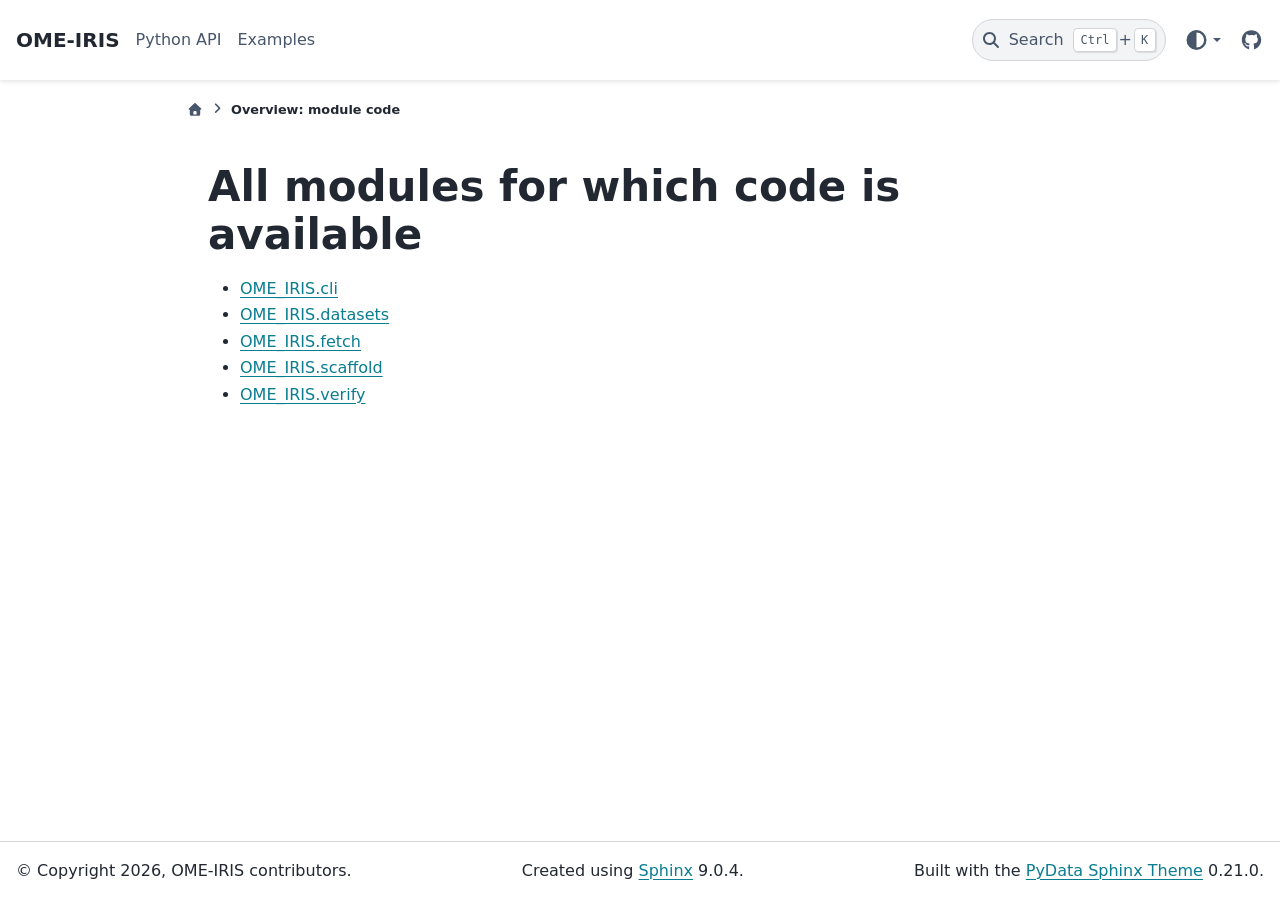
<file: _modules/index.html>
<!DOCTYPE html>


<html lang="en" data-content_root="../" >

  <head>
    <meta charset="utf-8" />
    <meta name="viewport" content="width=device-width, initial-scale=1.0" />
    <title>Overview: module code &#8212; OME-IRIS  documentation</title>
  
  
  
  <script data-cfasync="false">
    document.documentElement.dataset.mode = localStorage.getItem("mode") || "";
    document.documentElement.dataset.theme = localStorage.getItem("theme") || "";
  </script>
  <!--
    this give us a css class that will be invisible only if js is disabled
  -->
  <noscript>
    <style>
      .pst-js-only { display: none !important; }

    </style>
  </noscript>
  
  <!-- Loaded before other Sphinx assets -->
  <link href="../_static/styles/theme.css?digest=cb8930eaaf36d9849b67" rel="stylesheet" />
<link href="../_static/styles/pydata-sphinx-theme.css?digest=cb8930eaaf36d9849b67" rel="stylesheet" />

    <link rel="stylesheet" type="text/css" href="../_static/pygments.css?v=8f2a1f02" />
    <link rel="stylesheet" type="text/css" href="../_static/mystnb.11b39860a7a0cbfd473a3ad8a317855267ff0bd372690045ca344a6b62be495e.css" />
    <link rel="stylesheet" type="text/css" href="../_static/custom.css?v=cc83fd59" />
  
  <!-- So that users can add custom icons -->
  <script defer src="../_static/scripts/fontawesome.js?digest=cb8930eaaf36d9849b67"></script>
  <!-- Pre-loaded scripts that we'll load fully later -->
  <link rel="preload" as="script" href="../_static/scripts/bootstrap.js?digest=cb8930eaaf36d9849b67" />
<link rel="preload" as="script" href="../_static/scripts/pydata-sphinx-theme.js?digest=cb8930eaaf36d9849b67" />

    <script src="../_static/documentation_options.js?v=5929fcd5"></script>
    <script src="../_static/doctools.js?v=fd6eb6e6"></script>
    <script src="../_static/sphinx_highlight.js?v=6ffebe34"></script>
    <script>DOCUMENTATION_OPTIONS.pagename = '_modules/index';</script>
    <script>DOCUMENTATION_OPTIONS.search_as_you_type = false;</script>
    <link rel="index" title="Index" href="../genindex.html" />
    <link rel="search" title="Search" href="../search.html" />
  <meta name="viewport" content="width=device-width, initial-scale=1"/>
  <meta name="docsearch:language" content="en"/>
  <meta name="docsearch:version" content="" />
  
    
    <script src="../_static/searchtools.js"></script>
    <script src="../_static/language_data.js"></script>
    <script src="../searchindex.js"></script>
  
  </head>
  <body data-default-mode="">
  
  
  <div id="pst-skip-link" class="skip-link d-print-none"><a href="#main-content">Skip to main content</a></div>

  
  <div id="pst-scroll-pixel-helper"></div>
  
  <button type="button" class="btn rounded-pill" id="pst-back-to-top">
    <i class="fa-solid fa-arrow-up"></i>Back to top</button>
  
  
  
  
  <dialog id="pst-search-dialog">
    
<form class="bd-search d-flex align-items-center"
      action="../search.html"
      method="get">
  <i class="fa-solid fa-magnifying-glass"></i>
  <input type="search"
         class="form-control"
         name="q"
         placeholder="Search the docs ..."
         aria-label="Search the docs ..."
         autocomplete="off"
         autocorrect="off"
         autocapitalize="off"
         spellcheck="false"/>
  <span class="search-button__kbd-shortcut"><kbd class="kbd-shortcut__modifier">Ctrl</kbd>+<kbd>K</kbd></span>
</form>
  </dialog>

  <div class="pst-async-banner-revealer d-none">
  <aside id="bd-header-version-warning" class="d-none d-print-none" aria-label="Version warning"></aside>
</div>

  
    <header id="pst-header" class="bd-header navbar navbar-expand-lg bd-navbar d-print-none">
<div class="bd-header__inner bd-page-width">
  <button class="pst-navbar-icon sidebar-toggle primary-toggle" aria-label="Site navigation">
    <span class="fa-solid fa-bars"></span>
  </button>
  
  
  <div class=" navbar-header-items__start">
    
      <div class="navbar-item">

  
    
  

<a class="navbar-brand logo" href="../index.html">
  
  
  
  
  
  
    <p class="title logo__title">OME-IRIS</p>
  
</a></div>
    
  </div>
  
  <div class=" navbar-header-items">
    
    <div class="me-auto navbar-header-items__center">
      
        <div class="navbar-item">
<nav>
  <ul class="bd-navbar-elements navbar-nav">
    
<li class="nav-item ">
  <a class="nav-link nav-internal" href="../python-api.html">
    Python API
  </a>
</li>


<li class="nav-item ">
  <a class="nav-link nav-internal" href="../examples.html">
    Examples
  </a>
</li>

  </ul>
</nav></div>
      
    </div>
    
    
    <div class="navbar-header-items__end">
      
        <div class="navbar-item navbar-persistent--container">
          

<button class="btn search-button-field search-button__button pst-js-only" title="Search" aria-label="Search" data-bs-placement="bottom" data-bs-toggle="tooltip">
 <i class="fa-solid fa-magnifying-glass"></i>
 <span class="search-button__default-text">Search</span>
 <span class="search-button__kbd-shortcut"><kbd class="kbd-shortcut__modifier">Ctrl</kbd>+<kbd class="kbd-shortcut__modifier">K</kbd></span>
</button>
        </div>
      
      
        <div class="navbar-item">

<div class="theme-switch-container dropdown pst-js-only" data-bs-toggle="tooltip" data-bs-placement="bottom" title="Color mode">
  <button class="btn btn-sm nav-link pst-navbar-icon theme-switch-button dropdown-toggle" aria-label="Color mode" data-bs-toggle="dropdown">
    <i class="theme-switch fa-solid fa-sun fa-lg fa-fw" data-mode="light" title="Light"></i>
    <i class="theme-switch fa-solid fa-moon fa-lg fa-fw" data-mode="dark" title="Dark"></i>
    <i class="theme-switch fa-solid fa-circle-half-stroke fa-lg fa-fw" data-mode="auto" title="System Settings"></i>
  </button>
  <ul class="dropdown-menu dropdown-menu-end">
    <li><button class="dropdown-item d-flex align-items-center theme-change-button" data-mode="auto"><i class="fa-solid fa-circle-half-stroke fa-lg fa-fw me-1"></i>System Settings</button></li>
    <li><button class="dropdown-item d-flex align-items-center theme-change-button" data-mode="light"><i class="fa-solid fa-sun fa-lg fa-fw me-1"></i>Light</button></li>
    <li><button class="dropdown-item d-flex align-items-center theme-change-button" data-mode="dark"><i class="fa-solid fa-moon fa-lg fa-fw me-1"></i>Dark</button></li>
  </ul>
</div></div>
      
        <div class="navbar-item"><ul class="navbar-icon-links"
    aria-label="Icon Links">
        <li class="nav-item">
          
          
          
          
          
          
          
          
          <a href="https://github.com/d33bs/OME-IRIS" title="GitHub" class="nav-link pst-navbar-icon" rel="noopener" target="_blank" data-bs-toggle="tooltip" data-bs-placement="bottom"><i class="fa-brands fa-github fa-lg" aria-hidden="true"></i><span class="visually-hidden">GitHub</span></a>
        </li>
</ul></div>
      
    </div>
    
  </div>
  
  
    <div class="navbar-persistent--mobile">

<button class="btn search-button-field search-button__button pst-js-only" title="Search" aria-label="Search" data-bs-placement="bottom" data-bs-toggle="tooltip">
 <i class="fa-solid fa-magnifying-glass"></i>
 <span class="search-button__default-text">Search</span>
 <span class="search-button__kbd-shortcut"><kbd class="kbd-shortcut__modifier">Ctrl</kbd>+<kbd class="kbd-shortcut__modifier">K</kbd></span>
</button>
    </div>
  

  
</div>

    </header>
  

  <div class="bd-container">
    <div class="bd-container__inner bd-page-width">
      
      
      
        
      
      <dialog id="pst-primary-sidebar-modal"></dialog>
      <div id="pst-primary-sidebar" class="bd-sidebar-primary bd-sidebar hide-on-wide">
        

  
  <div class="sidebar-header-items sidebar-primary__section">
    
    
      <div class="sidebar-header-items__center">
        
          
          
            <div class="navbar-item">
<nav>
  <ul class="bd-navbar-elements navbar-nav">
    
<li class="nav-item ">
  <a class="nav-link nav-internal" href="../python-api.html">
    Python API
  </a>
</li>


<li class="nav-item ">
  <a class="nav-link nav-internal" href="../examples.html">
    Examples
  </a>
</li>

  </ul>
</nav></div>
          
        
      </div>
    
    
    
      <div class="sidebar-header-items__end">
        
          <div class="navbar-item">

<div class="theme-switch-container dropdown pst-js-only" data-bs-toggle="tooltip" data-bs-placement="bottom" title="Color mode">
  <button class="btn btn-sm nav-link pst-navbar-icon theme-switch-button dropdown-toggle" aria-label="Color mode" data-bs-toggle="dropdown">
    <i class="theme-switch fa-solid fa-sun fa-lg fa-fw" data-mode="light" title="Light"></i>
    <i class="theme-switch fa-solid fa-moon fa-lg fa-fw" data-mode="dark" title="Dark"></i>
    <i class="theme-switch fa-solid fa-circle-half-stroke fa-lg fa-fw" data-mode="auto" title="System Settings"></i>
  </button>
  <ul class="dropdown-menu dropdown-menu-end">
    <li><button class="dropdown-item d-flex align-items-center theme-change-button" data-mode="auto"><i class="fa-solid fa-circle-half-stroke fa-lg fa-fw me-1"></i>System Settings</button></li>
    <li><button class="dropdown-item d-flex align-items-center theme-change-button" data-mode="light"><i class="fa-solid fa-sun fa-lg fa-fw me-1"></i>Light</button></li>
    <li><button class="dropdown-item d-flex align-items-center theme-change-button" data-mode="dark"><i class="fa-solid fa-moon fa-lg fa-fw me-1"></i>Dark</button></li>
  </ul>
</div></div>
        
          <div class="navbar-item"><ul class="navbar-icon-links"
    aria-label="Icon Links">
        <li class="nav-item">
          
          
          
          
          
          
          
          
          <a href="https://github.com/d33bs/OME-IRIS" title="GitHub" class="nav-link pst-navbar-icon" rel="noopener" target="_blank" data-bs-toggle="tooltip" data-bs-placement="bottom"><i class="fa-brands fa-github fa-lg" aria-hidden="true"></i><span class="visually-hidden">GitHub</span></a>
        </li>
</ul></div>
        
      </div>
    
  </div>
  
  
  <div class="sidebar-primary-items__end sidebar-primary__section">
      <div class="sidebar-primary-item">
<div id="ethical-ad-placement"
      class="flat"
      data-ea-publisher="readthedocs"
      data-ea-type="readthedocs-sidebar"
      data-ea-manual="true">
</div></div>
  </div>


      </div>
      
      <main id="main-content" class="bd-main" role="main">
        
        
          <div class="bd-content">
            <div class="bd-article-container">
              
              <div class="bd-header-article d-print-none">
<div class="header-article-items header-article__inner">
  
    <div class="header-article-items__start">
      
        <div class="header-article-item">

<nav aria-label="Breadcrumb" class="d-print-none">
  <ul class="bd-breadcrumbs">
    
    <li class="breadcrumb-item breadcrumb-home">
      <a href="../index.html" class="nav-link" aria-label="Home">
        <i class="fa-solid fa-home"></i>
      </a>
    </li>
    <li class="breadcrumb-item active" aria-current="page"><span class="ellipsis">Overview: module code</span></li>
  </ul>
</nav>
</div>
      
    </div>
  
  
</div>
</div>
              
              
              
                
<div id="searchbox"></div>
                <article class="bd-article">
                  
  <h1>All modules for which code is available</h1>
<ul><li><a href="OME_IRIS/cli.html">OME_IRIS.cli</a></li>
<li><a href="OME_IRIS/datasets.html">OME_IRIS.datasets</a></li>
<li><a href="OME_IRIS/fetch.html">OME_IRIS.fetch</a></li>
<li><a href="OME_IRIS/scaffold.html">OME_IRIS.scaffold</a></li>
<li><a href="OME_IRIS/verify.html">OME_IRIS.verify</a></li>
</ul>

                </article>
              
              
              
              
              
                <footer class="prev-next-footer d-print-none">
                  
<div class="prev-next-area">
</div>
                </footer>
              
            </div>
            
            
              
            
          </div>
          <footer class="bd-footer-content">
            
          </footer>
        
      </main>
    </div>
  </div>
  
  <!-- Scripts loaded after <body> so the DOM is not blocked -->
  <script defer src="../_static/scripts/bootstrap.js?digest=cb8930eaaf36d9849b67"></script>
<script defer src="../_static/scripts/pydata-sphinx-theme.js?digest=cb8930eaaf36d9849b67"></script>

  <footer class="bd-footer">
<div class="bd-footer__inner bd-page-width">
  
    <div class="footer-items__start">
      
        <div class="footer-item">

  <p class="copyright">
    
      © Copyright 2026, OME-IRIS contributors.
      <br/>
    
  </p>
</div>
      
    </div>
  
  
    <div class="footer-items__center">
      
        <div class="footer-item">

  <p class="sphinx-version">
    Created using <a href="https://www.sphinx-doc.org/">Sphinx</a> 9.0.4.
    <br/>
  </p>
</div>
      
    </div>
  
  
    <div class="footer-items__end">
      
        <div class="footer-item">
<p class="theme-version">
  <!-- # L10n: Setting the PST URL as an argument as this does not need to be localized -->
  Built with the <a href="https://pydata-sphinx-theme.readthedocs.io/en/stable/index.html">PyData Sphinx Theme</a> 0.21.0.
</p></div>
      
    </div>
  
</div>

  </footer>
  </body>
</html>
</file>
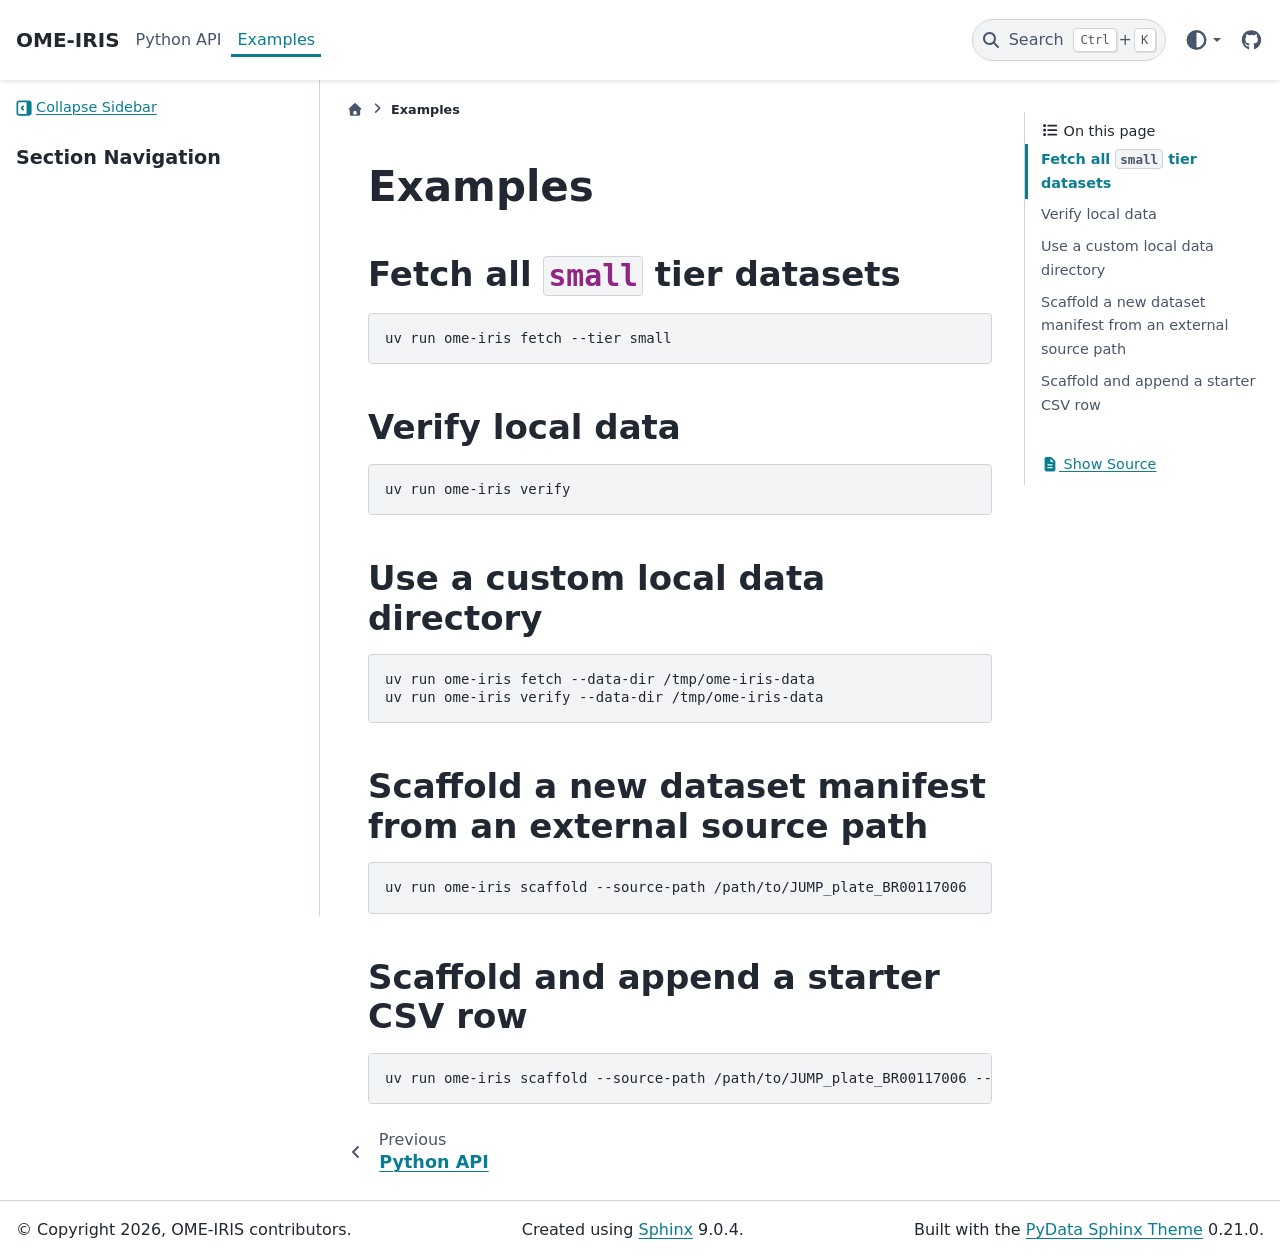
<file: examples.html>
<!DOCTYPE html>


<html lang="en" data-content_root="./" >

  <head>
    <meta charset="utf-8" />
    <meta name="viewport" content="width=device-width, initial-scale=1.0" /><meta name="viewport" content="width=device-width, initial-scale=1" />

    <title>Examples &#8212; OME-IRIS  documentation</title>
  
  
  
  <script data-cfasync="false">
    document.documentElement.dataset.mode = localStorage.getItem("mode") || "";
    document.documentElement.dataset.theme = localStorage.getItem("theme") || "";
  </script>
  <!--
    this give us a css class that will be invisible only if js is disabled
  -->
  <noscript>
    <style>
      .pst-js-only { display: none !important; }

    </style>
  </noscript>
  
  <!-- Loaded before other Sphinx assets -->
  <link href="_static/styles/theme.css?digest=cb8930eaaf36d9849b67" rel="stylesheet" />
<link href="_static/styles/pydata-sphinx-theme.css?digest=cb8930eaaf36d9849b67" rel="stylesheet" />

    <link rel="stylesheet" type="text/css" href="_static/pygments.css?v=8f2a1f02" />
    <link rel="stylesheet" type="text/css" href="_static/mystnb.11b39860a7a0cbfd473a3ad8a317855267ff0bd372690045ca344a6b62be495e.css" />
    <link rel="stylesheet" type="text/css" href="_static/custom.css?v=cc83fd59" />
  
  <!-- So that users can add custom icons -->
  <script defer src="_static/scripts/fontawesome.js?digest=cb8930eaaf36d9849b67"></script>
  <!-- Pre-loaded scripts that we'll load fully later -->
  <link rel="preload" as="script" href="_static/scripts/bootstrap.js?digest=cb8930eaaf36d9849b67" />
<link rel="preload" as="script" href="_static/scripts/pydata-sphinx-theme.js?digest=cb8930eaaf36d9849b67" />

    <script src="_static/documentation_options.js?v=5929fcd5"></script>
    <script src="_static/doctools.js?v=fd6eb6e6"></script>
    <script src="_static/sphinx_highlight.js?v=6ffebe34"></script>
    <script>DOCUMENTATION_OPTIONS.pagename = 'examples';</script>
    <script>DOCUMENTATION_OPTIONS.search_as_you_type = false;</script>
    <link rel="index" title="Index" href="genindex.html" />
    <link rel="search" title="Search" href="search.html" />
    <link rel="prev" title="Python API" href="python-api.html" />
  <meta name="viewport" content="width=device-width, initial-scale=1"/>
  <meta name="docsearch:language" content="en"/>
  <meta name="docsearch:version" content="" />
  
    
    <script src="_static/searchtools.js"></script>
    <script src="_static/language_data.js"></script>
    <script src="searchindex.js"></script>
  
  </head>
  <body data-default-mode="">
  
  
  <div id="pst-skip-link" class="skip-link d-print-none"><a href="#main-content">Skip to main content</a></div>

  
  <div id="pst-scroll-pixel-helper"></div>
  
  <button type="button" class="btn rounded-pill" id="pst-back-to-top">
    <i class="fa-solid fa-arrow-up"></i>Back to top</button>
  
  
  
  
  <dialog id="pst-search-dialog">
    
<form class="bd-search d-flex align-items-center"
      action="search.html"
      method="get">
  <i class="fa-solid fa-magnifying-glass"></i>
  <input type="search"
         class="form-control"
         name="q"
         placeholder="Search the docs ..."
         aria-label="Search the docs ..."
         autocomplete="off"
         autocorrect="off"
         autocapitalize="off"
         spellcheck="false"/>
  <span class="search-button__kbd-shortcut"><kbd class="kbd-shortcut__modifier">Ctrl</kbd>+<kbd>K</kbd></span>
</form>
  </dialog>

  <div class="pst-async-banner-revealer d-none">
  <aside id="bd-header-version-warning" class="d-none d-print-none" aria-label="Version warning"></aside>
</div>

  
    <header id="pst-header" class="bd-header navbar navbar-expand-lg bd-navbar d-print-none">
<div class="bd-header__inner bd-page-width">
  <button class="pst-navbar-icon sidebar-toggle primary-toggle" aria-label="Site navigation">
    <span class="fa-solid fa-bars"></span>
  </button>
  
  
  <div class=" navbar-header-items__start">
    
      <div class="navbar-item">

  
    
  

<a class="navbar-brand logo" href="index.html">
  
  
  
  
  
  
    <p class="title logo__title">OME-IRIS</p>
  
</a></div>
    
  </div>
  
  <div class=" navbar-header-items">
    
    <div class="me-auto navbar-header-items__center">
      
        <div class="navbar-item">
<nav>
  <ul class="bd-navbar-elements navbar-nav">
    
<li class="nav-item ">
  <a class="nav-link nav-internal" href="python-api.html">
    Python API
  </a>
</li>


<li class="nav-item current active">
  <a class="nav-link nav-internal" href="#">
    Examples
  </a>
</li>

  </ul>
</nav></div>
      
    </div>
    
    
    <div class="navbar-header-items__end">
      
        <div class="navbar-item navbar-persistent--container">
          

<button class="btn search-button-field search-button__button pst-js-only" title="Search" aria-label="Search" data-bs-placement="bottom" data-bs-toggle="tooltip">
 <i class="fa-solid fa-magnifying-glass"></i>
 <span class="search-button__default-text">Search</span>
 <span class="search-button__kbd-shortcut"><kbd class="kbd-shortcut__modifier">Ctrl</kbd>+<kbd class="kbd-shortcut__modifier">K</kbd></span>
</button>
        </div>
      
      
        <div class="navbar-item">

<div class="theme-switch-container dropdown pst-js-only" data-bs-toggle="tooltip" data-bs-placement="bottom" title="Color mode">
  <button class="btn btn-sm nav-link pst-navbar-icon theme-switch-button dropdown-toggle" aria-label="Color mode" data-bs-toggle="dropdown">
    <i class="theme-switch fa-solid fa-sun fa-lg fa-fw" data-mode="light" title="Light"></i>
    <i class="theme-switch fa-solid fa-moon fa-lg fa-fw" data-mode="dark" title="Dark"></i>
    <i class="theme-switch fa-solid fa-circle-half-stroke fa-lg fa-fw" data-mode="auto" title="System Settings"></i>
  </button>
  <ul class="dropdown-menu dropdown-menu-end">
    <li><button class="dropdown-item d-flex align-items-center theme-change-button" data-mode="auto"><i class="fa-solid fa-circle-half-stroke fa-lg fa-fw me-1"></i>System Settings</button></li>
    <li><button class="dropdown-item d-flex align-items-center theme-change-button" data-mode="light"><i class="fa-solid fa-sun fa-lg fa-fw me-1"></i>Light</button></li>
    <li><button class="dropdown-item d-flex align-items-center theme-change-button" data-mode="dark"><i class="fa-solid fa-moon fa-lg fa-fw me-1"></i>Dark</button></li>
  </ul>
</div></div>
      
        <div class="navbar-item"><ul class="navbar-icon-links"
    aria-label="Icon Links">
        <li class="nav-item">
          
          
          
          
          
          
          
          
          <a href="https://github.com/d33bs/OME-IRIS" title="GitHub" class="nav-link pst-navbar-icon" rel="noopener" target="_blank" data-bs-toggle="tooltip" data-bs-placement="bottom"><i class="fa-brands fa-github fa-lg" aria-hidden="true"></i><span class="visually-hidden">GitHub</span></a>
        </li>
</ul></div>
      
    </div>
    
  </div>
  
  
    <div class="navbar-persistent--mobile">

<button class="btn search-button-field search-button__button pst-js-only" title="Search" aria-label="Search" data-bs-placement="bottom" data-bs-toggle="tooltip">
 <i class="fa-solid fa-magnifying-glass"></i>
 <span class="search-button__default-text">Search</span>
 <span class="search-button__kbd-shortcut"><kbd class="kbd-shortcut__modifier">Ctrl</kbd>+<kbd class="kbd-shortcut__modifier">K</kbd></span>
</button>
    </div>
  

  
    <button class="pst-navbar-icon sidebar-toggle secondary-toggle" aria-label="On this page">
      <span class="fa-solid fa-outdent"></span>
    </button>
  
</div>

    </header>
  

  <div class="bd-container">
    <div class="bd-container__inner bd-page-width">
      
      
      
      <dialog id="pst-primary-sidebar-modal"></dialog>
      <div id="pst-primary-sidebar" class="bd-sidebar-primary bd-sidebar">
        

  
  <div class="sidebar-header-items sidebar-primary__section">
    
    
      <div class="sidebar-header-items__center">
        
          
          
            <div class="navbar-item">
<nav>
  <ul class="bd-navbar-elements navbar-nav">
    
<li class="nav-item ">
  <a class="nav-link nav-internal" href="python-api.html">
    Python API
  </a>
</li>


<li class="nav-item current active">
  <a class="nav-link nav-internal" href="#">
    Examples
  </a>
</li>

  </ul>
</nav></div>
          
        
      </div>
    
    
    
      <div class="sidebar-header-items__end">
        
          <div class="navbar-item">

<div class="theme-switch-container dropdown pst-js-only" data-bs-toggle="tooltip" data-bs-placement="bottom" title="Color mode">
  <button class="btn btn-sm nav-link pst-navbar-icon theme-switch-button dropdown-toggle" aria-label="Color mode" data-bs-toggle="dropdown">
    <i class="theme-switch fa-solid fa-sun fa-lg fa-fw" data-mode="light" title="Light"></i>
    <i class="theme-switch fa-solid fa-moon fa-lg fa-fw" data-mode="dark" title="Dark"></i>
    <i class="theme-switch fa-solid fa-circle-half-stroke fa-lg fa-fw" data-mode="auto" title="System Settings"></i>
  </button>
  <ul class="dropdown-menu dropdown-menu-end">
    <li><button class="dropdown-item d-flex align-items-center theme-change-button" data-mode="auto"><i class="fa-solid fa-circle-half-stroke fa-lg fa-fw me-1"></i>System Settings</button></li>
    <li><button class="dropdown-item d-flex align-items-center theme-change-button" data-mode="light"><i class="fa-solid fa-sun fa-lg fa-fw me-1"></i>Light</button></li>
    <li><button class="dropdown-item d-flex align-items-center theme-change-button" data-mode="dark"><i class="fa-solid fa-moon fa-lg fa-fw me-1"></i>Dark</button></li>
  </ul>
</div></div>
        
          <div class="navbar-item"><ul class="navbar-icon-links"
    aria-label="Icon Links">
        <li class="nav-item">
          
          
          
          
          
          
          
          
          <a href="https://github.com/d33bs/OME-IRIS" title="GitHub" class="nav-link pst-navbar-icon" rel="noopener" target="_blank" data-bs-toggle="tooltip" data-bs-placement="bottom"><i class="fa-brands fa-github fa-lg" aria-hidden="true"></i><span class="visually-hidden">GitHub</span></a>
        </li>
</ul></div>
        
      </div>
    
  </div>
  
    <div class="sidebar-primary-items__start sidebar-primary__section">
        <div class="sidebar-primary-item pst-sidebar-collapse"><button id="pst-collapse-sidebar-button" aria-expanded="true" aria-controls="pst-primary-sidebar">
  <svg class="pst-icon" role="img" aria-hidden="true" focusable="false" viewBox="0 0 16 16" xmlns="http://www.w3.org/2000/svg">
    <path fill="currentColor" d="M3 15.5C2.36232 15.5 1.74874 15.2564 1.28478 14.8189C0.820828 14.3815 0.541576 13.7832 0.504167 13.1467L0.5 13L0.5 3C0.499965 2.36232 0.743605 1.74874 1.18107 1.28478C1.61854 0.820828 2.21676 0.541576 2.85333 0.504167L3 0.5L13 0.5C13.6377 0.499965 14.2513 0.743605 14.7152 1.18107C15.1792 1.61854 15.4584 2.21676 15.4958 2.85333L15.5 3L15.5 13C15.5 13.6377 15.2564 14.2513 14.8189 14.7152C14.3815 15.1792 13.7832 15.4584 13.1467 15.4958L13 15.5L3 15.5ZM3 13.8333L10.5 13.8333L10.5 2.16667L3 2.16667C2.79589 2.16669 2.59889 2.24163 2.44636 2.37726C2.29383 2.5129 2.19638 2.69979 2.1725 2.9025L2.16667 3L2.16667 13C2.16669 13.2041 2.24163 13.4011 2.37726 13.5536C2.5129 13.7062 2.69979 13.8036 2.9025 13.8275L3 13.8333ZM6.65583 10.325L6.5775 10.2558L4.91083 8.58917C4.76735 8.44567 4.68116 8.25476 4.66843 8.05223C4.65569 7.84971 4.71729 7.6495 4.84167 7.48917L4.91083 7.41083L6.5775 5.74417C6.72747 5.59471 6.9287 5.50794 7.14032 5.50148C7.35194 5.49502 7.55809 5.56935 7.7169 5.70937C7.8757 5.8494 7.97525 6.04463 7.99533 6.25539C8.01541 6.46616 7.95451 6.67667 7.825 6.84417L7.75583 6.9225L6.67917 8L7.75583 9.0775C7.89931 9.22099 7.98551 9.41191 7.99824 9.61443C8.01097 9.81695 7.94938 10.0172 7.825 10.1775L7.75583 10.2558C7.61234 10.3993 7.42142 10.4855 7.2189 10.4982C7.01638 10.511 6.81617 10.4494 6.65583 10.325Z"/>
  </svg>
  <span class="pst-collapse-sidebar-label">Collapse Sidebar</span>
  <span class="pst-expand-sidebar-label">Expand Sidebar</span>
</button></div>
        <div class="sidebar-primary-item">

<nav class="bd-docs-nav bd-links"
     aria-label="Section Navigation">
  <p class="bd-links__title" role="heading" aria-level="1">Section Navigation</p>
  <div class="bd-toc-item navbar-nav"></div>
</nav></div>
    </div>
  
  
  <div class="sidebar-primary-items__end sidebar-primary__section">
      <div class="sidebar-primary-item">
<div id="ethical-ad-placement"
      class="flat"
      data-ea-publisher="readthedocs"
      data-ea-type="readthedocs-sidebar"
      data-ea-manual="true">
</div></div>
  </div>


      </div>
      
      <main id="main-content" class="bd-main" role="main">
        
        
          <div class="bd-content">
            <div class="bd-article-container">
              
              <div class="bd-header-article d-print-none">
<div class="header-article-items header-article__inner">
  
    <div class="header-article-items__start">
      
        <div class="header-article-item">

<nav aria-label="Breadcrumb" class="d-print-none">
  <ul class="bd-breadcrumbs">
    
    <li class="breadcrumb-item breadcrumb-home">
      <a href="index.html" class="nav-link" aria-label="Home">
        <i class="fa-solid fa-home"></i>
      </a>
    </li>
    <li class="breadcrumb-item active" aria-current="page"><span class="ellipsis">Examples</span></li>
  </ul>
</nav>
</div>
      
    </div>
  
  
</div>
</div>
              
              
              
                
<div id="searchbox"></div>
                <article class="bd-article">
                  
  <section id="examples">
<h1>Examples<a class="headerlink" href="#examples" title="Link to this heading">#</a></h1>
<section id="fetch-all-small-tier-datasets">
<h2>Fetch all <code class="docutils literal notranslate"><span class="pre">small</span></code> tier datasets<a class="headerlink" href="#fetch-all-small-tier-datasets" title="Link to this heading">#</a></h2>
<div class="highlight-bash notranslate"><div class="highlight"><pre><span></span>uv<span class="w"> </span>run<span class="w"> </span>ome-iris<span class="w"> </span>fetch<span class="w"> </span>--tier<span class="w"> </span>small
</pre></div>
</div>
</section>
<section id="verify-local-data">
<h2>Verify local data<a class="headerlink" href="#verify-local-data" title="Link to this heading">#</a></h2>
<div class="highlight-bash notranslate"><div class="highlight"><pre><span></span>uv<span class="w"> </span>run<span class="w"> </span>ome-iris<span class="w"> </span>verify
</pre></div>
</div>
</section>
<section id="use-a-custom-local-data-directory">
<h2>Use a custom local data directory<a class="headerlink" href="#use-a-custom-local-data-directory" title="Link to this heading">#</a></h2>
<div class="highlight-bash notranslate"><div class="highlight"><pre><span></span>uv<span class="w"> </span>run<span class="w"> </span>ome-iris<span class="w"> </span>fetch<span class="w"> </span>--data-dir<span class="w"> </span>/tmp/ome-iris-data
uv<span class="w"> </span>run<span class="w"> </span>ome-iris<span class="w"> </span>verify<span class="w"> </span>--data-dir<span class="w"> </span>/tmp/ome-iris-data
</pre></div>
</div>
</section>
<section id="scaffold-a-new-dataset-manifest-from-an-external-source-path">
<h2>Scaffold a new dataset manifest from an external source path<a class="headerlink" href="#scaffold-a-new-dataset-manifest-from-an-external-source-path" title="Link to this heading">#</a></h2>
<div class="highlight-bash notranslate"><div class="highlight"><pre><span></span>uv<span class="w"> </span>run<span class="w"> </span>ome-iris<span class="w"> </span>scaffold<span class="w"> </span>--source-path<span class="w"> </span>/path/to/JUMP_plate_BR00117006
</pre></div>
</div>
</section>
<section id="scaffold-and-append-a-starter-csv-row">
<h2>Scaffold and append a starter CSV row<a class="headerlink" href="#scaffold-and-append-a-starter-csv-row" title="Link to this heading">#</a></h2>
<div class="highlight-bash notranslate"><div class="highlight"><pre><span></span>uv<span class="w"> </span>run<span class="w"> </span>ome-iris<span class="w"> </span>scaffold<span class="w"> </span>--source-path<span class="w"> </span>/path/to/JUMP_plate_BR00117006<span class="w"> </span>--append-csv
</pre></div>
</div>
</section>
</section>


                </article>
              
              
              
              
              
                <footer class="prev-next-footer d-print-none">
                  
<div class="prev-next-area">
    <a class="left-prev"
       href="python-api.html"
       title="previous page">
      <i class="fa-solid fa-angle-left"></i>
      <div class="prev-next-info">
        <p class="prev-next-subtitle">previous</p>
        <p class="prev-next-title">Python API</p>
      </div>
    </a>
</div>
                </footer>
              
            </div>
            
            
              
                <dialog id="pst-secondary-sidebar-modal"></dialog>
                <div id="pst-secondary-sidebar" class="bd-sidebar-secondary bd-toc"><div class="sidebar-secondary-items sidebar-secondary__inner">


  <div class="sidebar-secondary-item">
<div
    id="pst-page-navigation-heading-2"
    class="page-toc tocsection onthispage">
    <i class="fa-solid fa-list"></i> On this page
  </div>
  <nav id="pst-page-toc-nav" class="page-toc" aria-labelledby="pst-page-navigation-heading-2">
    <ul class="pst-show_toc_level nav section-nav flex-column">
<li class="toc-h2 nav-item toc-entry"><a class="reference internal nav-link" href="#fetch-all-small-tier-datasets">Fetch all <code class="docutils literal notranslate"><span class="pre">small</span></code> tier datasets</a></li>
<li class="toc-h2 nav-item toc-entry"><a class="reference internal nav-link" href="#verify-local-data">Verify local data</a></li>
<li class="toc-h2 nav-item toc-entry"><a class="reference internal nav-link" href="#use-a-custom-local-data-directory">Use a custom local data directory</a></li>
<li class="toc-h2 nav-item toc-entry"><a class="reference internal nav-link" href="#scaffold-a-new-dataset-manifest-from-an-external-source-path">Scaffold a new dataset manifest from an external source path</a></li>
<li class="toc-h2 nav-item toc-entry"><a class="reference internal nav-link" href="#scaffold-and-append-a-starter-csv-row">Scaffold and append a starter CSV row</a></li>
</ul>
  </nav></div>

  <div class="sidebar-secondary-item">

  <div class="tocsection sourcelink">
    <a href="_sources/examples.md.txt">
      <i class="fa-solid fa-file-lines"></i> Show Source
    </a>
  </div>
</div>

</div></div>
              
            
          </div>
          <footer class="bd-footer-content">
            
          </footer>
        
      </main>
    </div>
  </div>
  
  <!-- Scripts loaded after <body> so the DOM is not blocked -->
  <script defer src="_static/scripts/bootstrap.js?digest=cb8930eaaf36d9849b67"></script>
<script defer src="_static/scripts/pydata-sphinx-theme.js?digest=cb8930eaaf36d9849b67"></script>

  <footer class="bd-footer">
<div class="bd-footer__inner bd-page-width">
  
    <div class="footer-items__start">
      
        <div class="footer-item">

  <p class="copyright">
    
      © Copyright 2026, OME-IRIS contributors.
      <br/>
    
  </p>
</div>
      
    </div>
  
  
    <div class="footer-items__center">
      
        <div class="footer-item">

  <p class="sphinx-version">
    Created using <a href="https://www.sphinx-doc.org/">Sphinx</a> 9.0.4.
    <br/>
  </p>
</div>
      
    </div>
  
  
    <div class="footer-items__end">
      
        <div class="footer-item">
<p class="theme-version">
  <!-- # L10n: Setting the PST URL as an argument as this does not need to be localized -->
  Built with the <a href="https://pydata-sphinx-theme.readthedocs.io/en/stable/index.html">PyData Sphinx Theme</a> 0.21.0.
</p></div>
      
    </div>
  
</div>

  </footer>
  </body>
</html>
</file>
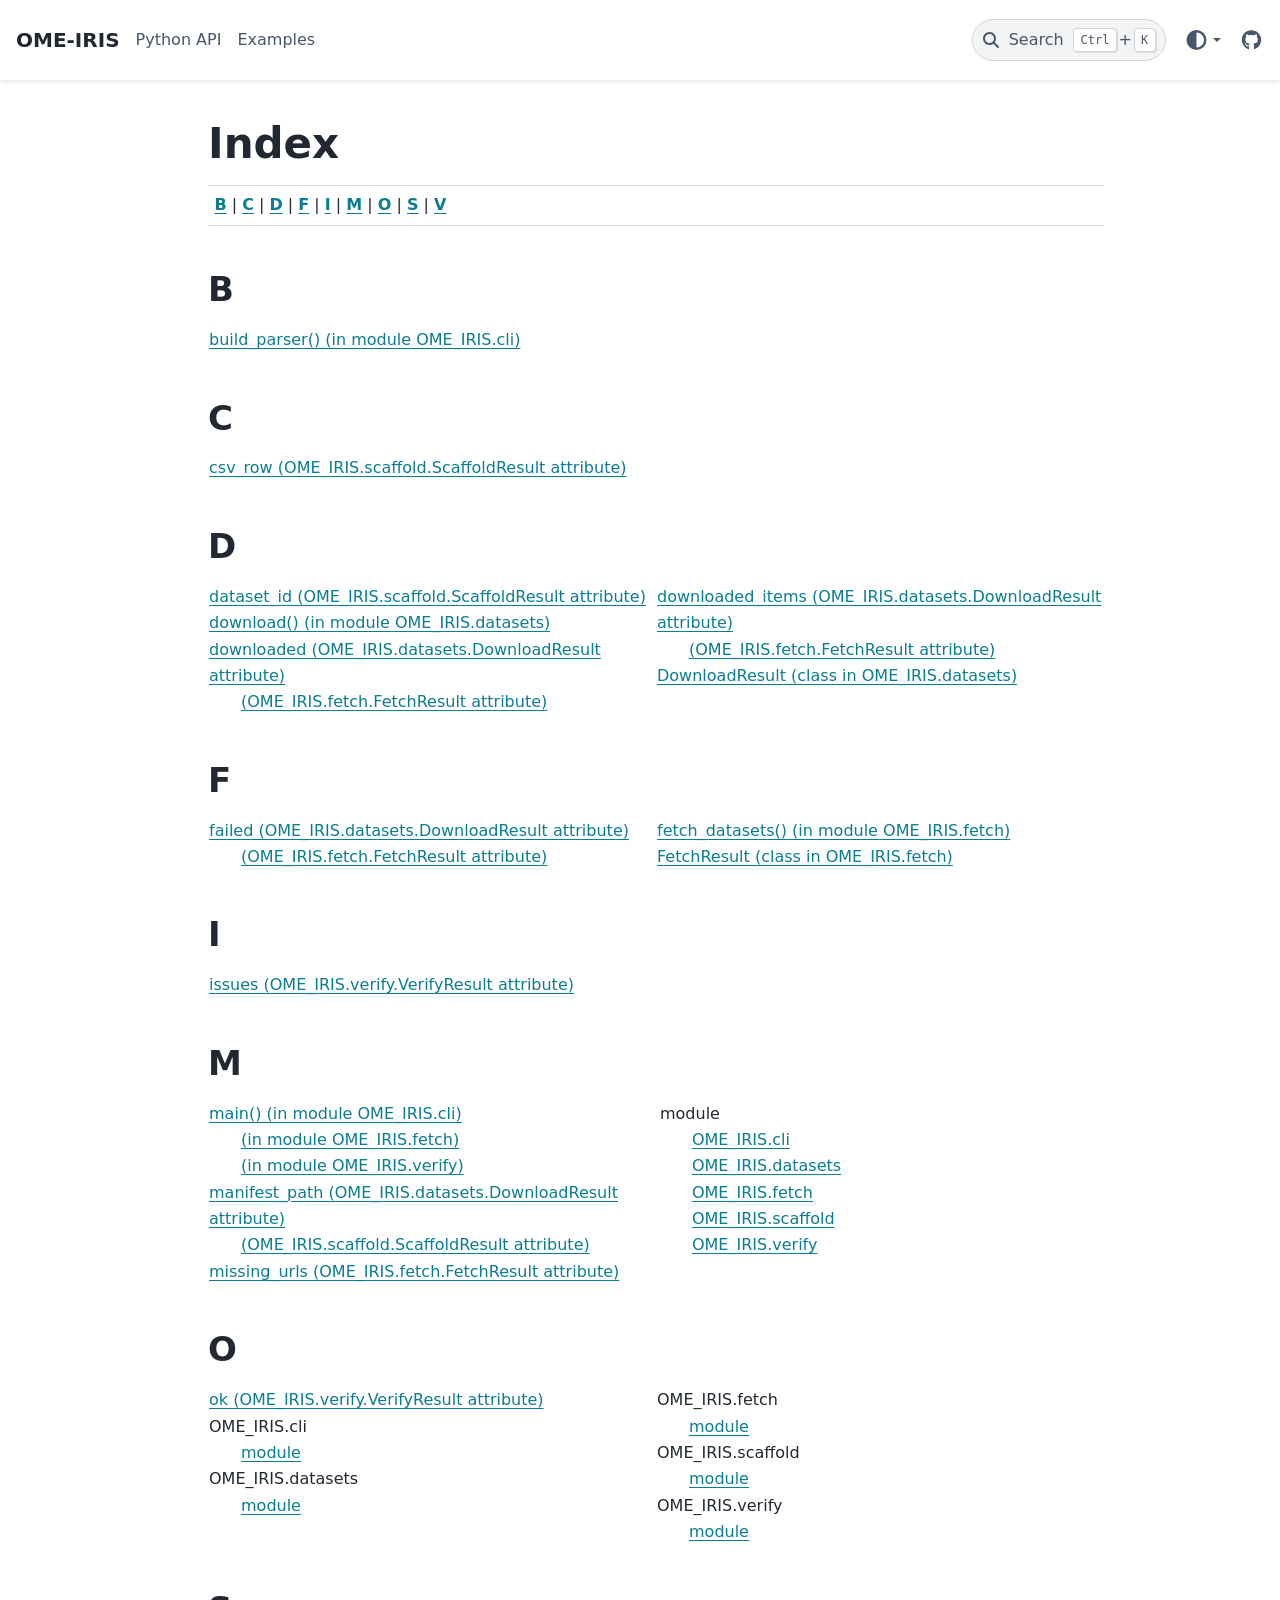
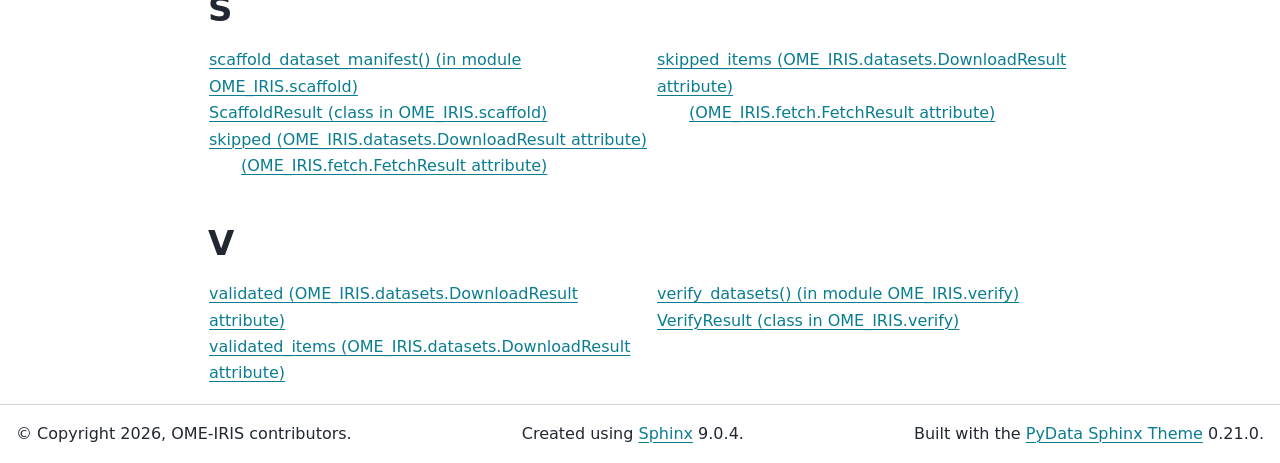
<file: genindex.html>
<!DOCTYPE html>


<html lang="en" data-content_root="./" >

  <head>
    <meta charset="utf-8" />
    <meta name="viewport" content="width=device-width, initial-scale=1.0" />
    <title>Index &#8212; OME-IRIS  documentation</title>
  
  
  
  <script data-cfasync="false">
    document.documentElement.dataset.mode = localStorage.getItem("mode") || "";
    document.documentElement.dataset.theme = localStorage.getItem("theme") || "";
  </script>
  <!--
    this give us a css class that will be invisible only if js is disabled
  -->
  <noscript>
    <style>
      .pst-js-only { display: none !important; }

    </style>
  </noscript>
  
  <!-- Loaded before other Sphinx assets -->
  <link href="_static/styles/theme.css?digest=cb8930eaaf36d9849b67" rel="stylesheet" />
<link href="_static/styles/pydata-sphinx-theme.css?digest=cb8930eaaf36d9849b67" rel="stylesheet" />

    <link rel="stylesheet" type="text/css" href="_static/pygments.css?v=8f2a1f02" />
    <link rel="stylesheet" type="text/css" href="_static/mystnb.11b39860a7a0cbfd473a3ad8a317855267ff0bd372690045ca344a6b62be495e.css" />
    <link rel="stylesheet" type="text/css" href="_static/custom.css?v=cc83fd59" />
  
  <!-- So that users can add custom icons -->
  <script defer src="_static/scripts/fontawesome.js?digest=cb8930eaaf36d9849b67"></script>
  <!-- Pre-loaded scripts that we'll load fully later -->
  <link rel="preload" as="script" href="_static/scripts/bootstrap.js?digest=cb8930eaaf36d9849b67" />
<link rel="preload" as="script" href="_static/scripts/pydata-sphinx-theme.js?digest=cb8930eaaf36d9849b67" />

    <script src="_static/documentation_options.js?v=5929fcd5"></script>
    <script src="_static/doctools.js?v=fd6eb6e6"></script>
    <script src="_static/sphinx_highlight.js?v=6ffebe34"></script>
    <script>DOCUMENTATION_OPTIONS.pagename = 'genindex';</script>
    <script>DOCUMENTATION_OPTIONS.search_as_you_type = false;</script>
    <link rel="index" title="Index" href="#" />
    <link rel="search" title="Search" href="search.html" />
  <meta name="viewport" content="width=device-width, initial-scale=1"/>
  <meta name="docsearch:language" content="en"/>
  <meta name="docsearch:version" content="" />
  
    
    <script src="_static/searchtools.js"></script>
    <script src="_static/language_data.js"></script>
    <script src="searchindex.js"></script>
  
  </head>
  <body data-default-mode="">
  
  
  <div id="pst-skip-link" class="skip-link d-print-none"><a href="#main-content">Skip to main content</a></div>

  
  <div id="pst-scroll-pixel-helper"></div>
  
  <button type="button" class="btn rounded-pill" id="pst-back-to-top">
    <i class="fa-solid fa-arrow-up"></i>Back to top</button>
  
  
  
  
  <dialog id="pst-search-dialog">
    
<form class="bd-search d-flex align-items-center"
      action="search.html"
      method="get">
  <i class="fa-solid fa-magnifying-glass"></i>
  <input type="search"
         class="form-control"
         name="q"
         placeholder="Search the docs ..."
         aria-label="Search the docs ..."
         autocomplete="off"
         autocorrect="off"
         autocapitalize="off"
         spellcheck="false"/>
  <span class="search-button__kbd-shortcut"><kbd class="kbd-shortcut__modifier">Ctrl</kbd>+<kbd>K</kbd></span>
</form>
  </dialog>

  <div class="pst-async-banner-revealer d-none">
  <aside id="bd-header-version-warning" class="d-none d-print-none" aria-label="Version warning"></aside>
</div>

  
    <header id="pst-header" class="bd-header navbar navbar-expand-lg bd-navbar d-print-none">
<div class="bd-header__inner bd-page-width">
  <button class="pst-navbar-icon sidebar-toggle primary-toggle" aria-label="Site navigation">
    <span class="fa-solid fa-bars"></span>
  </button>
  
  
  <div class=" navbar-header-items__start">
    
      <div class="navbar-item">

  
    
  

<a class="navbar-brand logo" href="index.html">
  
  
  
  
  
  
    <p class="title logo__title">OME-IRIS</p>
  
</a></div>
    
  </div>
  
  <div class=" navbar-header-items">
    
    <div class="me-auto navbar-header-items__center">
      
        <div class="navbar-item">
<nav>
  <ul class="bd-navbar-elements navbar-nav">
    
<li class="nav-item ">
  <a class="nav-link nav-internal" href="python-api.html">
    Python API
  </a>
</li>


<li class="nav-item ">
  <a class="nav-link nav-internal" href="examples.html">
    Examples
  </a>
</li>

  </ul>
</nav></div>
      
    </div>
    
    
    <div class="navbar-header-items__end">
      
        <div class="navbar-item navbar-persistent--container">
          

<button class="btn search-button-field search-button__button pst-js-only" title="Search" aria-label="Search" data-bs-placement="bottom" data-bs-toggle="tooltip">
 <i class="fa-solid fa-magnifying-glass"></i>
 <span class="search-button__default-text">Search</span>
 <span class="search-button__kbd-shortcut"><kbd class="kbd-shortcut__modifier">Ctrl</kbd>+<kbd class="kbd-shortcut__modifier">K</kbd></span>
</button>
        </div>
      
      
        <div class="navbar-item">

<div class="theme-switch-container dropdown pst-js-only" data-bs-toggle="tooltip" data-bs-placement="bottom" title="Color mode">
  <button class="btn btn-sm nav-link pst-navbar-icon theme-switch-button dropdown-toggle" aria-label="Color mode" data-bs-toggle="dropdown">
    <i class="theme-switch fa-solid fa-sun fa-lg fa-fw" data-mode="light" title="Light"></i>
    <i class="theme-switch fa-solid fa-moon fa-lg fa-fw" data-mode="dark" title="Dark"></i>
    <i class="theme-switch fa-solid fa-circle-half-stroke fa-lg fa-fw" data-mode="auto" title="System Settings"></i>
  </button>
  <ul class="dropdown-menu dropdown-menu-end">
    <li><button class="dropdown-item d-flex align-items-center theme-change-button" data-mode="auto"><i class="fa-solid fa-circle-half-stroke fa-lg fa-fw me-1"></i>System Settings</button></li>
    <li><button class="dropdown-item d-flex align-items-center theme-change-button" data-mode="light"><i class="fa-solid fa-sun fa-lg fa-fw me-1"></i>Light</button></li>
    <li><button class="dropdown-item d-flex align-items-center theme-change-button" data-mode="dark"><i class="fa-solid fa-moon fa-lg fa-fw me-1"></i>Dark</button></li>
  </ul>
</div></div>
      
        <div class="navbar-item"><ul class="navbar-icon-links"
    aria-label="Icon Links">
        <li class="nav-item">
          
          
          
          
          
          
          
          
          <a href="https://github.com/d33bs/OME-IRIS" title="GitHub" class="nav-link pst-navbar-icon" rel="noopener" target="_blank" data-bs-toggle="tooltip" data-bs-placement="bottom"><i class="fa-brands fa-github fa-lg" aria-hidden="true"></i><span class="visually-hidden">GitHub</span></a>
        </li>
</ul></div>
      
    </div>
    
  </div>
  
  
    <div class="navbar-persistent--mobile">

<button class="btn search-button-field search-button__button pst-js-only" title="Search" aria-label="Search" data-bs-placement="bottom" data-bs-toggle="tooltip">
 <i class="fa-solid fa-magnifying-glass"></i>
 <span class="search-button__default-text">Search</span>
 <span class="search-button__kbd-shortcut"><kbd class="kbd-shortcut__modifier">Ctrl</kbd>+<kbd class="kbd-shortcut__modifier">K</kbd></span>
</button>
    </div>
  

  
</div>

    </header>
  

  <div class="bd-container">
    <div class="bd-container__inner bd-page-width">
      
      
      
        
      
      <dialog id="pst-primary-sidebar-modal"></dialog>
      <div id="pst-primary-sidebar" class="bd-sidebar-primary bd-sidebar hide-on-wide">
        

  
  <div class="sidebar-header-items sidebar-primary__section">
    
    
      <div class="sidebar-header-items__center">
        
          
          
            <div class="navbar-item">
<nav>
  <ul class="bd-navbar-elements navbar-nav">
    
<li class="nav-item ">
  <a class="nav-link nav-internal" href="python-api.html">
    Python API
  </a>
</li>


<li class="nav-item ">
  <a class="nav-link nav-internal" href="examples.html">
    Examples
  </a>
</li>

  </ul>
</nav></div>
          
        
      </div>
    
    
    
      <div class="sidebar-header-items__end">
        
          <div class="navbar-item">

<div class="theme-switch-container dropdown pst-js-only" data-bs-toggle="tooltip" data-bs-placement="bottom" title="Color mode">
  <button class="btn btn-sm nav-link pst-navbar-icon theme-switch-button dropdown-toggle" aria-label="Color mode" data-bs-toggle="dropdown">
    <i class="theme-switch fa-solid fa-sun fa-lg fa-fw" data-mode="light" title="Light"></i>
    <i class="theme-switch fa-solid fa-moon fa-lg fa-fw" data-mode="dark" title="Dark"></i>
    <i class="theme-switch fa-solid fa-circle-half-stroke fa-lg fa-fw" data-mode="auto" title="System Settings"></i>
  </button>
  <ul class="dropdown-menu dropdown-menu-end">
    <li><button class="dropdown-item d-flex align-items-center theme-change-button" data-mode="auto"><i class="fa-solid fa-circle-half-stroke fa-lg fa-fw me-1"></i>System Settings</button></li>
    <li><button class="dropdown-item d-flex align-items-center theme-change-button" data-mode="light"><i class="fa-solid fa-sun fa-lg fa-fw me-1"></i>Light</button></li>
    <li><button class="dropdown-item d-flex align-items-center theme-change-button" data-mode="dark"><i class="fa-solid fa-moon fa-lg fa-fw me-1"></i>Dark</button></li>
  </ul>
</div></div>
        
          <div class="navbar-item"><ul class="navbar-icon-links"
    aria-label="Icon Links">
        <li class="nav-item">
          
          
          
          
          
          
          
          
          <a href="https://github.com/d33bs/OME-IRIS" title="GitHub" class="nav-link pst-navbar-icon" rel="noopener" target="_blank" data-bs-toggle="tooltip" data-bs-placement="bottom"><i class="fa-brands fa-github fa-lg" aria-hidden="true"></i><span class="visually-hidden">GitHub</span></a>
        </li>
</ul></div>
        
      </div>
    
  </div>
  
  
  <div class="sidebar-primary-items__end sidebar-primary__section">
      <div class="sidebar-primary-item">
<div id="ethical-ad-placement"
      class="flat"
      data-ea-publisher="readthedocs"
      data-ea-type="readthedocs-sidebar"
      data-ea-manual="true">
</div></div>
  </div>


      </div>
      
      <main id="main-content" class="bd-main" role="main">
        
        
          <div class="bd-content">
            <div class="bd-article-container">
              
              <div class="bd-header-article d-print-none"></div>
              
              
              
                
<div id="searchbox"></div>
                <article class="bd-article">
                  

<h1 id="index">Index</h1>

<div class="genindex-jumpbox">
 <a href="#B"><strong>B</strong></a>
 | <a href="#C"><strong>C</strong></a>
 | <a href="#D"><strong>D</strong></a>
 | <a href="#F"><strong>F</strong></a>
 | <a href="#I"><strong>I</strong></a>
 | <a href="#M"><strong>M</strong></a>
 | <a href="#O"><strong>O</strong></a>
 | <a href="#S"><strong>S</strong></a>
 | <a href="#V"><strong>V</strong></a>
 
</div>
<h2 id="B">B</h2>
<table style="width: 100%" class="indextable genindextable"><tr>
  <td style="width: 33%; vertical-align: top;"><ul>
      <li><a href="python-api.html#OME_IRIS.cli.build_parser">build_parser() (in module OME_IRIS.cli)</a>
</li>
  </ul></td>
</tr></table>

<h2 id="C">C</h2>
<table style="width: 100%" class="indextable genindextable"><tr>
  <td style="width: 33%; vertical-align: top;"><ul>
      <li><a href="python-api.html#OME_IRIS.scaffold.ScaffoldResult.csv_row">csv_row (OME_IRIS.scaffold.ScaffoldResult attribute)</a>
</li>
  </ul></td>
</tr></table>

<h2 id="D">D</h2>
<table style="width: 100%" class="indextable genindextable"><tr>
  <td style="width: 33%; vertical-align: top;"><ul>
      <li><a href="python-api.html#OME_IRIS.scaffold.ScaffoldResult.dataset_id">dataset_id (OME_IRIS.scaffold.ScaffoldResult attribute)</a>
</li>
      <li><a href="python-api.html#OME_IRIS.datasets.download">download() (in module OME_IRIS.datasets)</a>
</li>
      <li><a href="python-api.html#OME_IRIS.datasets.DownloadResult.downloaded">downloaded (OME_IRIS.datasets.DownloadResult attribute)</a>

      <ul>
        <li><a href="python-api.html#OME_IRIS.fetch.FetchResult.downloaded">(OME_IRIS.fetch.FetchResult attribute)</a>
</li>
      </ul></li>
  </ul></td>
  <td style="width: 33%; vertical-align: top;"><ul>
      <li><a href="python-api.html#OME_IRIS.datasets.DownloadResult.downloaded_items">downloaded_items (OME_IRIS.datasets.DownloadResult attribute)</a>

      <ul>
        <li><a href="python-api.html#OME_IRIS.fetch.FetchResult.downloaded_items">(OME_IRIS.fetch.FetchResult attribute)</a>
</li>
      </ul></li>
      <li><a href="python-api.html#OME_IRIS.datasets.DownloadResult">DownloadResult (class in OME_IRIS.datasets)</a>
</li>
  </ul></td>
</tr></table>

<h2 id="F">F</h2>
<table style="width: 100%" class="indextable genindextable"><tr>
  <td style="width: 33%; vertical-align: top;"><ul>
      <li><a href="python-api.html#OME_IRIS.datasets.DownloadResult.failed">failed (OME_IRIS.datasets.DownloadResult attribute)</a>

      <ul>
        <li><a href="python-api.html#OME_IRIS.fetch.FetchResult.failed">(OME_IRIS.fetch.FetchResult attribute)</a>
</li>
      </ul></li>
  </ul></td>
  <td style="width: 33%; vertical-align: top;"><ul>
      <li><a href="python-api.html#OME_IRIS.fetch.fetch_datasets">fetch_datasets() (in module OME_IRIS.fetch)</a>
</li>
      <li><a href="python-api.html#OME_IRIS.fetch.FetchResult">FetchResult (class in OME_IRIS.fetch)</a>
</li>
  </ul></td>
</tr></table>

<h2 id="I">I</h2>
<table style="width: 100%" class="indextable genindextable"><tr>
  <td style="width: 33%; vertical-align: top;"><ul>
      <li><a href="python-api.html#OME_IRIS.verify.VerifyResult.issues">issues (OME_IRIS.verify.VerifyResult attribute)</a>
</li>
  </ul></td>
</tr></table>

<h2 id="M">M</h2>
<table style="width: 100%" class="indextable genindextable"><tr>
  <td style="width: 33%; vertical-align: top;"><ul>
      <li><a href="python-api.html#OME_IRIS.cli.main">main() (in module OME_IRIS.cli)</a>

      <ul>
        <li><a href="python-api.html#OME_IRIS.fetch.main">(in module OME_IRIS.fetch)</a>
</li>
        <li><a href="python-api.html#OME_IRIS.verify.main">(in module OME_IRIS.verify)</a>
</li>
      </ul></li>
      <li><a href="python-api.html#OME_IRIS.datasets.DownloadResult.manifest_path">manifest_path (OME_IRIS.datasets.DownloadResult attribute)</a>

      <ul>
        <li><a href="python-api.html#OME_IRIS.scaffold.ScaffoldResult.manifest_path">(OME_IRIS.scaffold.ScaffoldResult attribute)</a>
</li>
      </ul></li>
      <li><a href="python-api.html#OME_IRIS.fetch.FetchResult.missing_urls">missing_urls (OME_IRIS.fetch.FetchResult attribute)</a>
</li>
  </ul></td>
  <td style="width: 33%; vertical-align: top;"><ul>
      <li>
    module

      <ul>
        <li><a href="python-api.html#module-OME_IRIS.cli">OME_IRIS.cli</a>
</li>
        <li><a href="python-api.html#module-OME_IRIS.datasets">OME_IRIS.datasets</a>
</li>
        <li><a href="python-api.html#module-OME_IRIS.fetch">OME_IRIS.fetch</a>
</li>
        <li><a href="python-api.html#module-OME_IRIS.scaffold">OME_IRIS.scaffold</a>
</li>
        <li><a href="python-api.html#module-OME_IRIS.verify">OME_IRIS.verify</a>
</li>
      </ul></li>
  </ul></td>
</tr></table>

<h2 id="O">O</h2>
<table style="width: 100%" class="indextable genindextable"><tr>
  <td style="width: 33%; vertical-align: top;"><ul>
      <li><a href="python-api.html#OME_IRIS.verify.VerifyResult.ok">ok (OME_IRIS.verify.VerifyResult attribute)</a>
</li>
      <li>
    OME_IRIS.cli

      <ul>
        <li><a href="python-api.html#module-OME_IRIS.cli">module</a>
</li>
      </ul></li>
      <li>
    OME_IRIS.datasets

      <ul>
        <li><a href="python-api.html#module-OME_IRIS.datasets">module</a>
</li>
      </ul></li>
  </ul></td>
  <td style="width: 33%; vertical-align: top;"><ul>
      <li>
    OME_IRIS.fetch

      <ul>
        <li><a href="python-api.html#module-OME_IRIS.fetch">module</a>
</li>
      </ul></li>
      <li>
    OME_IRIS.scaffold

      <ul>
        <li><a href="python-api.html#module-OME_IRIS.scaffold">module</a>
</li>
      </ul></li>
      <li>
    OME_IRIS.verify

      <ul>
        <li><a href="python-api.html#module-OME_IRIS.verify">module</a>
</li>
      </ul></li>
  </ul></td>
</tr></table>

<h2 id="S">S</h2>
<table style="width: 100%" class="indextable genindextable"><tr>
  <td style="width: 33%; vertical-align: top;"><ul>
      <li><a href="python-api.html#OME_IRIS.scaffold.scaffold_dataset_manifest">scaffold_dataset_manifest() (in module OME_IRIS.scaffold)</a>
</li>
      <li><a href="python-api.html#OME_IRIS.scaffold.ScaffoldResult">ScaffoldResult (class in OME_IRIS.scaffold)</a>
</li>
      <li><a href="python-api.html#OME_IRIS.datasets.DownloadResult.skipped">skipped (OME_IRIS.datasets.DownloadResult attribute)</a>

      <ul>
        <li><a href="python-api.html#OME_IRIS.fetch.FetchResult.skipped">(OME_IRIS.fetch.FetchResult attribute)</a>
</li>
      </ul></li>
  </ul></td>
  <td style="width: 33%; vertical-align: top;"><ul>
      <li><a href="python-api.html#OME_IRIS.datasets.DownloadResult.skipped_items">skipped_items (OME_IRIS.datasets.DownloadResult attribute)</a>

      <ul>
        <li><a href="python-api.html#OME_IRIS.fetch.FetchResult.skipped_items">(OME_IRIS.fetch.FetchResult attribute)</a>
</li>
      </ul></li>
  </ul></td>
</tr></table>

<h2 id="V">V</h2>
<table style="width: 100%" class="indextable genindextable"><tr>
  <td style="width: 33%; vertical-align: top;"><ul>
      <li><a href="python-api.html#OME_IRIS.datasets.DownloadResult.validated">validated (OME_IRIS.datasets.DownloadResult attribute)</a>
</li>
      <li><a href="python-api.html#OME_IRIS.datasets.DownloadResult.validated_items">validated_items (OME_IRIS.datasets.DownloadResult attribute)</a>
</li>
  </ul></td>
  <td style="width: 33%; vertical-align: top;"><ul>
      <li><a href="python-api.html#OME_IRIS.verify.verify_datasets">verify_datasets() (in module OME_IRIS.verify)</a>
</li>
      <li><a href="python-api.html#OME_IRIS.verify.VerifyResult">VerifyResult (class in OME_IRIS.verify)</a>
</li>
  </ul></td>
</tr></table>



                </article>
              
              
              
              
              
                <footer class="prev-next-footer d-print-none">
                  
<div class="prev-next-area">
</div>
                </footer>
              
            </div>
            
            
              
            
          </div>
          <footer class="bd-footer-content">
            
          </footer>
        
      </main>
    </div>
  </div>
  
  <!-- Scripts loaded after <body> so the DOM is not blocked -->
  <script defer src="_static/scripts/bootstrap.js?digest=cb8930eaaf36d9849b67"></script>
<script defer src="_static/scripts/pydata-sphinx-theme.js?digest=cb8930eaaf36d9849b67"></script>

  <footer class="bd-footer">
<div class="bd-footer__inner bd-page-width">
  
    <div class="footer-items__start">
      
        <div class="footer-item">

  <p class="copyright">
    
      © Copyright 2026, OME-IRIS contributors.
      <br/>
    
  </p>
</div>
      
    </div>
  
  
    <div class="footer-items__center">
      
        <div class="footer-item">

  <p class="sphinx-version">
    Created using <a href="https://www.sphinx-doc.org/">Sphinx</a> 9.0.4.
    <br/>
  </p>
</div>
      
    </div>
  
  
    <div class="footer-items__end">
      
        <div class="footer-item">
<p class="theme-version">
  <!-- # L10n: Setting the PST URL as an argument as this does not need to be localized -->
  Built with the <a href="https://pydata-sphinx-theme.readthedocs.io/en/stable/index.html">PyData Sphinx Theme</a> 0.21.0.
</p></div>
      
    </div>
  
</div>

  </footer>
  </body>
</html>
</file>
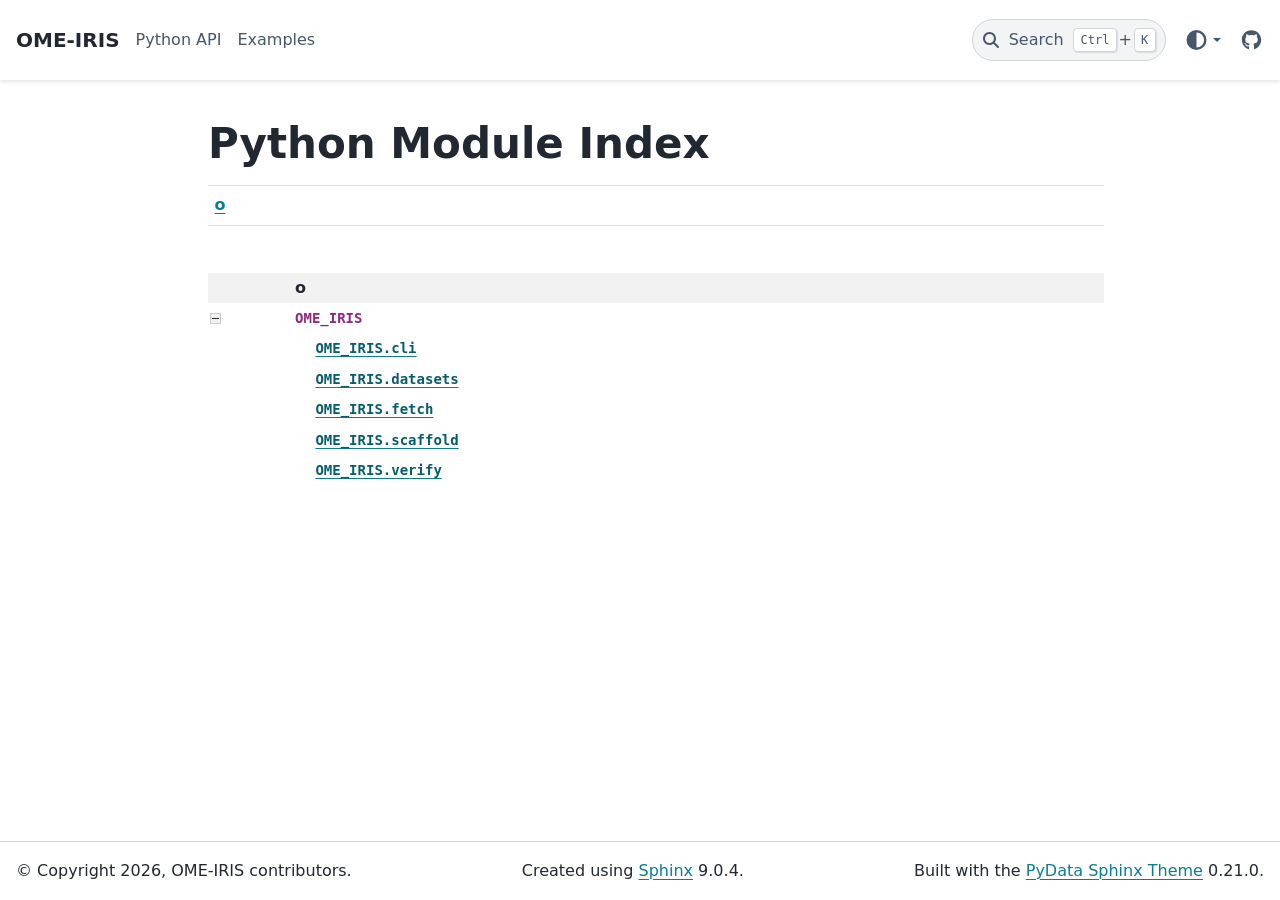
<file: py-modindex.html>
<!DOCTYPE html>


<html lang="en" data-content_root="./" >

  <head>
    <meta charset="utf-8" />
    <meta name="viewport" content="width=device-width, initial-scale=1.0" />
    <title>Python Module Index &#8212; OME-IRIS  documentation</title>
  
  
  
  <script data-cfasync="false">
    document.documentElement.dataset.mode = localStorage.getItem("mode") || "";
    document.documentElement.dataset.theme = localStorage.getItem("theme") || "";
  </script>
  <!--
    this give us a css class that will be invisible only if js is disabled
  -->
  <noscript>
    <style>
      .pst-js-only { display: none !important; }

    </style>
  </noscript>
  
  <!-- Loaded before other Sphinx assets -->
  <link href="_static/styles/theme.css?digest=cb8930eaaf36d9849b67" rel="stylesheet" />
<link href="_static/styles/pydata-sphinx-theme.css?digest=cb8930eaaf36d9849b67" rel="stylesheet" />

    <link rel="stylesheet" type="text/css" href="_static/pygments.css?v=8f2a1f02" />
    <link rel="stylesheet" type="text/css" href="_static/mystnb.11b39860a7a0cbfd473a3ad8a317855267ff0bd372690045ca344a6b62be495e.css" />
    <link rel="stylesheet" type="text/css" href="_static/custom.css?v=cc83fd59" />
  
  <!-- So that users can add custom icons -->
  <script defer src="_static/scripts/fontawesome.js?digest=cb8930eaaf36d9849b67"></script>
  <!-- Pre-loaded scripts that we'll load fully later -->
  <link rel="preload" as="script" href="_static/scripts/bootstrap.js?digest=cb8930eaaf36d9849b67" />
<link rel="preload" as="script" href="_static/scripts/pydata-sphinx-theme.js?digest=cb8930eaaf36d9849b67" />

    <script src="_static/documentation_options.js?v=5929fcd5"></script>
    <script src="_static/doctools.js?v=fd6eb6e6"></script>
    <script src="_static/sphinx_highlight.js?v=6ffebe34"></script>
    <script>DOCUMENTATION_OPTIONS.pagename = 'py-modindex';</script>
    <script>DOCUMENTATION_OPTIONS.search_as_you_type = false;</script>
    <link rel="index" title="Index" href="genindex.html" />
    <link rel="search" title="Search" href="search.html" />

  <meta name="viewport" content="width=device-width, initial-scale=1"/>
  <meta name="docsearch:language" content="en"/>
  <meta name="docsearch:version" content="" />
  
    
    <script src="_static/searchtools.js"></script>
    <script src="_static/language_data.js"></script>
    <script src="searchindex.js"></script>
  


  </head>
  <body data-default-mode="">
  
  
  <div id="pst-skip-link" class="skip-link d-print-none"><a href="#main-content">Skip to main content</a></div>

  
  <div id="pst-scroll-pixel-helper"></div>
  
  <button type="button" class="btn rounded-pill" id="pst-back-to-top">
    <i class="fa-solid fa-arrow-up"></i>Back to top</button>
  
  
  
  
  <dialog id="pst-search-dialog">
    
<form class="bd-search d-flex align-items-center"
      action="search.html"
      method="get">
  <i class="fa-solid fa-magnifying-glass"></i>
  <input type="search"
         class="form-control"
         name="q"
         placeholder="Search the docs ..."
         aria-label="Search the docs ..."
         autocomplete="off"
         autocorrect="off"
         autocapitalize="off"
         spellcheck="false"/>
  <span class="search-button__kbd-shortcut"><kbd class="kbd-shortcut__modifier">Ctrl</kbd>+<kbd>K</kbd></span>
</form>
  </dialog>

  <div class="pst-async-banner-revealer d-none">
  <aside id="bd-header-version-warning" class="d-none d-print-none" aria-label="Version warning"></aside>
</div>

  
    <header id="pst-header" class="bd-header navbar navbar-expand-lg bd-navbar d-print-none">
<div class="bd-header__inner bd-page-width">
  <button class="pst-navbar-icon sidebar-toggle primary-toggle" aria-label="Site navigation">
    <span class="fa-solid fa-bars"></span>
  </button>
  
  
  <div class=" navbar-header-items__start">
    
      <div class="navbar-item">

  
    
  

<a class="navbar-brand logo" href="index.html">
  
  
  
  
  
  
    <p class="title logo__title">OME-IRIS</p>
  
</a></div>
    
  </div>
  
  <div class=" navbar-header-items">
    
    <div class="me-auto navbar-header-items__center">
      
        <div class="navbar-item">
<nav>
  <ul class="bd-navbar-elements navbar-nav">
    
<li class="nav-item ">
  <a class="nav-link nav-internal" href="python-api.html">
    Python API
  </a>
</li>


<li class="nav-item ">
  <a class="nav-link nav-internal" href="examples.html">
    Examples
  </a>
</li>

  </ul>
</nav></div>
      
    </div>
    
    
    <div class="navbar-header-items__end">
      
        <div class="navbar-item navbar-persistent--container">
          

<button class="btn search-button-field search-button__button pst-js-only" title="Search" aria-label="Search" data-bs-placement="bottom" data-bs-toggle="tooltip">
 <i class="fa-solid fa-magnifying-glass"></i>
 <span class="search-button__default-text">Search</span>
 <span class="search-button__kbd-shortcut"><kbd class="kbd-shortcut__modifier">Ctrl</kbd>+<kbd class="kbd-shortcut__modifier">K</kbd></span>
</button>
        </div>
      
      
        <div class="navbar-item">

<div class="theme-switch-container dropdown pst-js-only" data-bs-toggle="tooltip" data-bs-placement="bottom" title="Color mode">
  <button class="btn btn-sm nav-link pst-navbar-icon theme-switch-button dropdown-toggle" aria-label="Color mode" data-bs-toggle="dropdown">
    <i class="theme-switch fa-solid fa-sun fa-lg fa-fw" data-mode="light" title="Light"></i>
    <i class="theme-switch fa-solid fa-moon fa-lg fa-fw" data-mode="dark" title="Dark"></i>
    <i class="theme-switch fa-solid fa-circle-half-stroke fa-lg fa-fw" data-mode="auto" title="System Settings"></i>
  </button>
  <ul class="dropdown-menu dropdown-menu-end">
    <li><button class="dropdown-item d-flex align-items-center theme-change-button" data-mode="auto"><i class="fa-solid fa-circle-half-stroke fa-lg fa-fw me-1"></i>System Settings</button></li>
    <li><button class="dropdown-item d-flex align-items-center theme-change-button" data-mode="light"><i class="fa-solid fa-sun fa-lg fa-fw me-1"></i>Light</button></li>
    <li><button class="dropdown-item d-flex align-items-center theme-change-button" data-mode="dark"><i class="fa-solid fa-moon fa-lg fa-fw me-1"></i>Dark</button></li>
  </ul>
</div></div>
      
        <div class="navbar-item"><ul class="navbar-icon-links"
    aria-label="Icon Links">
        <li class="nav-item">
          
          
          
          
          
          
          
          
          <a href="https://github.com/d33bs/OME-IRIS" title="GitHub" class="nav-link pst-navbar-icon" rel="noopener" target="_blank" data-bs-toggle="tooltip" data-bs-placement="bottom"><i class="fa-brands fa-github fa-lg" aria-hidden="true"></i><span class="visually-hidden">GitHub</span></a>
        </li>
</ul></div>
      
    </div>
    
  </div>
  
  
    <div class="navbar-persistent--mobile">

<button class="btn search-button-field search-button__button pst-js-only" title="Search" aria-label="Search" data-bs-placement="bottom" data-bs-toggle="tooltip">
 <i class="fa-solid fa-magnifying-glass"></i>
 <span class="search-button__default-text">Search</span>
 <span class="search-button__kbd-shortcut"><kbd class="kbd-shortcut__modifier">Ctrl</kbd>+<kbd class="kbd-shortcut__modifier">K</kbd></span>
</button>
    </div>
  

  
</div>

    </header>
  

  <div class="bd-container">
    <div class="bd-container__inner bd-page-width">
      
      
      
        
      
      <dialog id="pst-primary-sidebar-modal"></dialog>
      <div id="pst-primary-sidebar" class="bd-sidebar-primary bd-sidebar hide-on-wide">
        

  
  <div class="sidebar-header-items sidebar-primary__section">
    
    
      <div class="sidebar-header-items__center">
        
          
          
            <div class="navbar-item">
<nav>
  <ul class="bd-navbar-elements navbar-nav">
    
<li class="nav-item ">
  <a class="nav-link nav-internal" href="python-api.html">
    Python API
  </a>
</li>


<li class="nav-item ">
  <a class="nav-link nav-internal" href="examples.html">
    Examples
  </a>
</li>

  </ul>
</nav></div>
          
        
      </div>
    
    
    
      <div class="sidebar-header-items__end">
        
          <div class="navbar-item">

<div class="theme-switch-container dropdown pst-js-only" data-bs-toggle="tooltip" data-bs-placement="bottom" title="Color mode">
  <button class="btn btn-sm nav-link pst-navbar-icon theme-switch-button dropdown-toggle" aria-label="Color mode" data-bs-toggle="dropdown">
    <i class="theme-switch fa-solid fa-sun fa-lg fa-fw" data-mode="light" title="Light"></i>
    <i class="theme-switch fa-solid fa-moon fa-lg fa-fw" data-mode="dark" title="Dark"></i>
    <i class="theme-switch fa-solid fa-circle-half-stroke fa-lg fa-fw" data-mode="auto" title="System Settings"></i>
  </button>
  <ul class="dropdown-menu dropdown-menu-end">
    <li><button class="dropdown-item d-flex align-items-center theme-change-button" data-mode="auto"><i class="fa-solid fa-circle-half-stroke fa-lg fa-fw me-1"></i>System Settings</button></li>
    <li><button class="dropdown-item d-flex align-items-center theme-change-button" data-mode="light"><i class="fa-solid fa-sun fa-lg fa-fw me-1"></i>Light</button></li>
    <li><button class="dropdown-item d-flex align-items-center theme-change-button" data-mode="dark"><i class="fa-solid fa-moon fa-lg fa-fw me-1"></i>Dark</button></li>
  </ul>
</div></div>
        
          <div class="navbar-item"><ul class="navbar-icon-links"
    aria-label="Icon Links">
        <li class="nav-item">
          
          
          
          
          
          
          
          
          <a href="https://github.com/d33bs/OME-IRIS" title="GitHub" class="nav-link pst-navbar-icon" rel="noopener" target="_blank" data-bs-toggle="tooltip" data-bs-placement="bottom"><i class="fa-brands fa-github fa-lg" aria-hidden="true"></i><span class="visually-hidden">GitHub</span></a>
        </li>
</ul></div>
        
      </div>
    
  </div>
  
  
  <div class="sidebar-primary-items__end sidebar-primary__section">
      <div class="sidebar-primary-item">
<div id="ethical-ad-placement"
      class="flat"
      data-ea-publisher="readthedocs"
      data-ea-type="readthedocs-sidebar"
      data-ea-manual="true">
</div></div>
  </div>


      </div>
      
      <main id="main-content" class="bd-main" role="main">
        
        
          <div class="bd-content">
            <div class="bd-article-container">
              
              <div class="bd-header-article d-print-none"></div>
              
              
              
                
<div id="searchbox"></div>
                <article class="bd-article">
                  

   <h1>Python Module Index</h1>

   <div class="modindex-jumpbox">
   <a href="#cap-o"><strong>o</strong></a>
   </div>

   <table class="indextable modindextable">
     <tr class="pcap"><td></td><td>&#160;</td><td></td></tr>
     <tr class="cap" id="cap-o"><td></td><td>
       <strong>o</strong></td><td></td></tr>
     <tr>
       <td><img src="_static/minus.png" class="toggler"
              id="toggle-1" style="display: none" alt="-" /></td>
       <td>
       <code class="xref">OME_IRIS</code></td><td>
       <em></em></td></tr>
     <tr class="cg-1">
       <td></td>
       <td>&#160;&#160;&#160;
       <a href="python-api.html#module-OME_IRIS.cli"><code class="xref">OME_IRIS.cli</code></a></td><td>
       <em></em></td></tr>
     <tr class="cg-1">
       <td></td>
       <td>&#160;&#160;&#160;
       <a href="python-api.html#module-OME_IRIS.datasets"><code class="xref">OME_IRIS.datasets</code></a></td><td>
       <em></em></td></tr>
     <tr class="cg-1">
       <td></td>
       <td>&#160;&#160;&#160;
       <a href="python-api.html#module-OME_IRIS.fetch"><code class="xref">OME_IRIS.fetch</code></a></td><td>
       <em></em></td></tr>
     <tr class="cg-1">
       <td></td>
       <td>&#160;&#160;&#160;
       <a href="python-api.html#module-OME_IRIS.scaffold"><code class="xref">OME_IRIS.scaffold</code></a></td><td>
       <em></em></td></tr>
     <tr class="cg-1">
       <td></td>
       <td>&#160;&#160;&#160;
       <a href="python-api.html#module-OME_IRIS.verify"><code class="xref">OME_IRIS.verify</code></a></td><td>
       <em></em></td></tr>
   </table>


                </article>
              
              
              
              
              
                <footer class="prev-next-footer d-print-none">
                  
<div class="prev-next-area">
</div>
                </footer>
              
            </div>
            
            
              
            
          </div>
          <footer class="bd-footer-content">
            
          </footer>
        
      </main>
    </div>
  </div>
  
  <!-- Scripts loaded after <body> so the DOM is not blocked -->
  <script defer src="_static/scripts/bootstrap.js?digest=cb8930eaaf36d9849b67"></script>
<script defer src="_static/scripts/pydata-sphinx-theme.js?digest=cb8930eaaf36d9849b67"></script>

  <footer class="bd-footer">
<div class="bd-footer__inner bd-page-width">
  
    <div class="footer-items__start">
      
        <div class="footer-item">

  <p class="copyright">
    
      © Copyright 2026, OME-IRIS contributors.
      <br/>
    
  </p>
</div>
      
    </div>
  
  
    <div class="footer-items__center">
      
        <div class="footer-item">

  <p class="sphinx-version">
    Created using <a href="https://www.sphinx-doc.org/">Sphinx</a> 9.0.4.
    <br/>
  </p>
</div>
      
    </div>
  
  
    <div class="footer-items__end">
      
        <div class="footer-item">
<p class="theme-version">
  <!-- # L10n: Setting the PST URL as an argument as this does not need to be localized -->
  Built with the <a href="https://pydata-sphinx-theme.readthedocs.io/en/stable/index.html">PyData Sphinx Theme</a> 0.21.0.
</p></div>
      
    </div>
  
</div>

  </footer>
  </body>
</html>
</file>
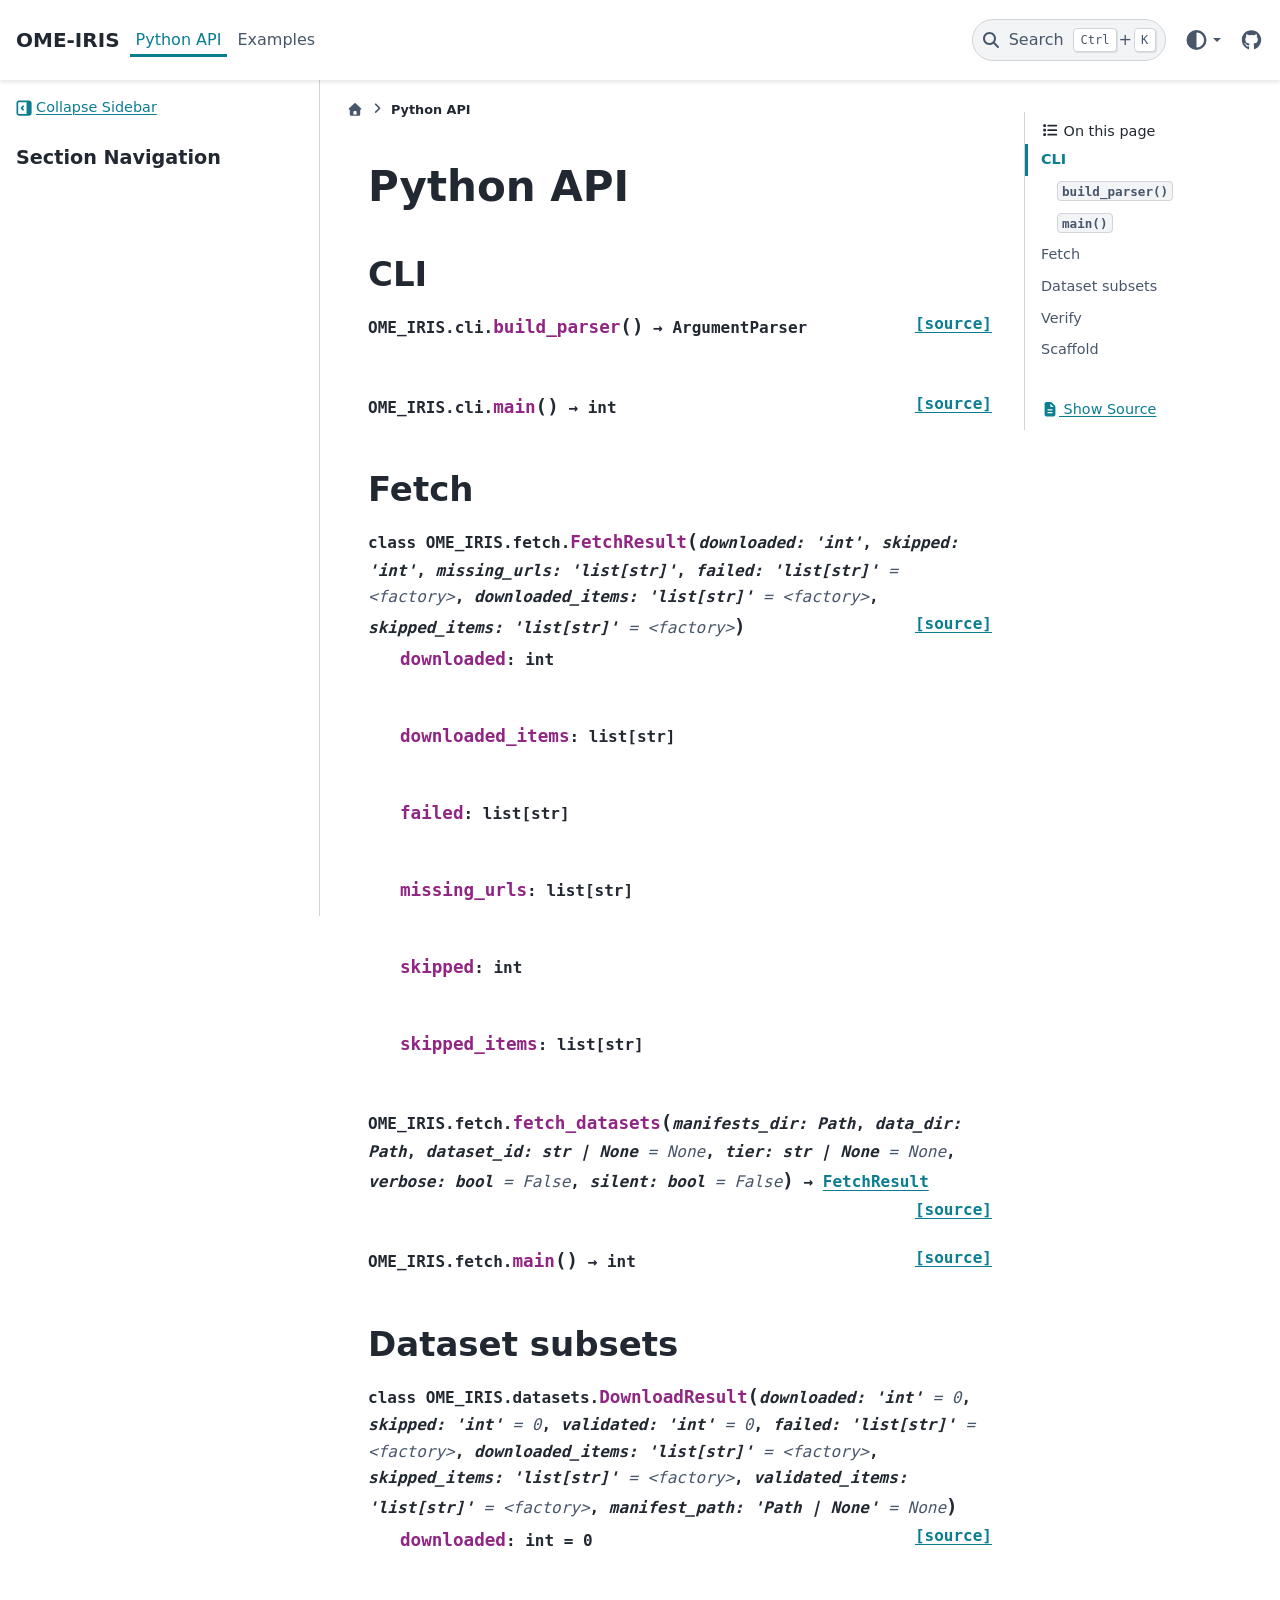
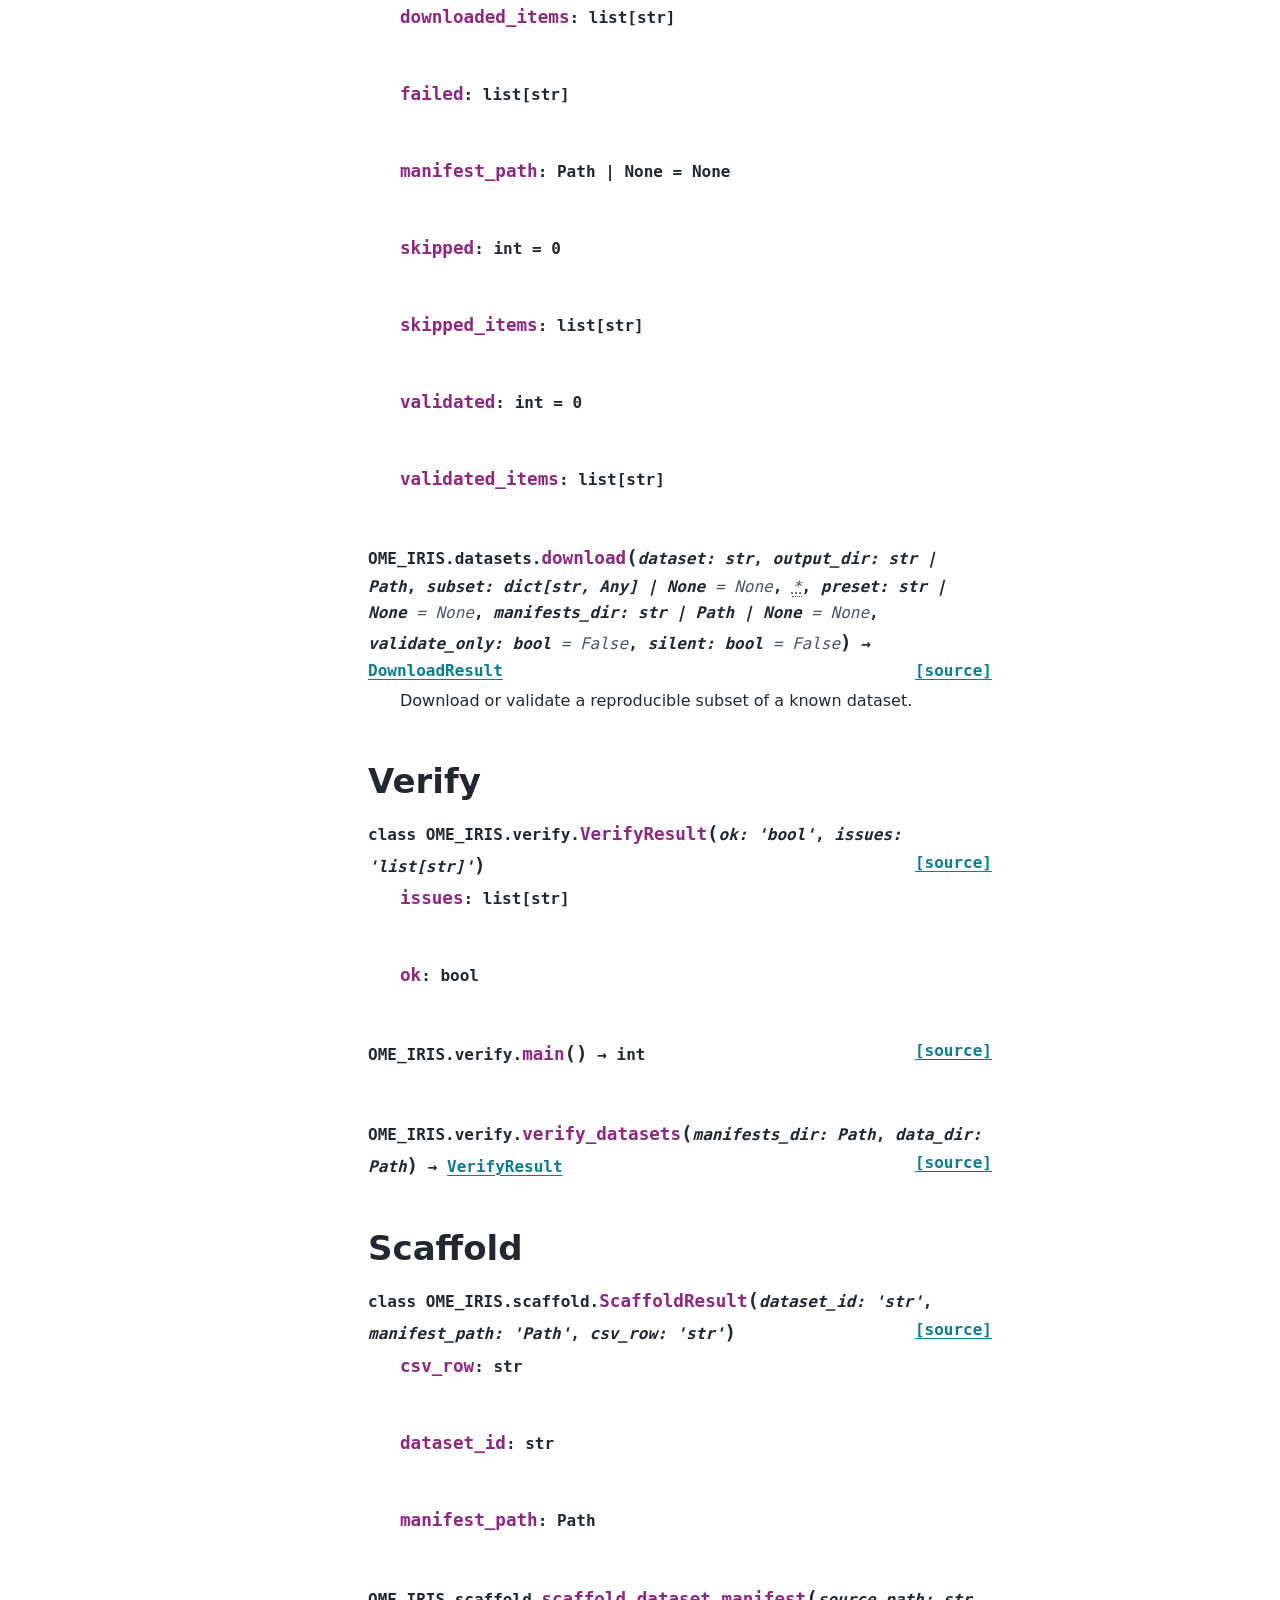
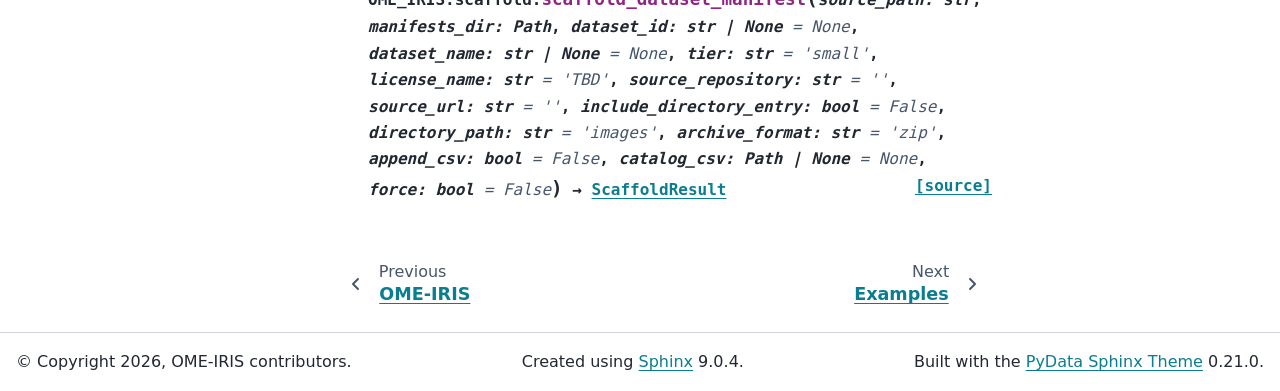
<file: python-api.html>
<!DOCTYPE html>


<html lang="en" data-content_root="./" >

  <head>
    <meta charset="utf-8" />
    <meta name="viewport" content="width=device-width, initial-scale=1.0" /><meta name="viewport" content="width=device-width, initial-scale=1" />

    <title>Python API &#8212; OME-IRIS  documentation</title>
  
  
  
  <script data-cfasync="false">
    document.documentElement.dataset.mode = localStorage.getItem("mode") || "";
    document.documentElement.dataset.theme = localStorage.getItem("theme") || "";
  </script>
  <!--
    this give us a css class that will be invisible only if js is disabled
  -->
  <noscript>
    <style>
      .pst-js-only { display: none !important; }

    </style>
  </noscript>
  
  <!-- Loaded before other Sphinx assets -->
  <link href="_static/styles/theme.css?digest=cb8930eaaf36d9849b67" rel="stylesheet" />
<link href="_static/styles/pydata-sphinx-theme.css?digest=cb8930eaaf36d9849b67" rel="stylesheet" />

    <link rel="stylesheet" type="text/css" href="_static/pygments.css?v=8f2a1f02" />
    <link rel="stylesheet" type="text/css" href="_static/mystnb.11b39860a7a0cbfd473a3ad8a317855267ff0bd372690045ca344a6b62be495e.css" />
    <link rel="stylesheet" type="text/css" href="_static/custom.css?v=cc83fd59" />
  
  <!-- So that users can add custom icons -->
  <script defer src="_static/scripts/fontawesome.js?digest=cb8930eaaf36d9849b67"></script>
  <!-- Pre-loaded scripts that we'll load fully later -->
  <link rel="preload" as="script" href="_static/scripts/bootstrap.js?digest=cb8930eaaf36d9849b67" />
<link rel="preload" as="script" href="_static/scripts/pydata-sphinx-theme.js?digest=cb8930eaaf36d9849b67" />

    <script src="_static/documentation_options.js?v=5929fcd5"></script>
    <script src="_static/doctools.js?v=fd6eb6e6"></script>
    <script src="_static/sphinx_highlight.js?v=6ffebe34"></script>
    <script>DOCUMENTATION_OPTIONS.pagename = 'python-api';</script>
    <script>DOCUMENTATION_OPTIONS.search_as_you_type = false;</script>
    <link rel="index" title="Index" href="genindex.html" />
    <link rel="search" title="Search" href="search.html" />
    <link rel="next" title="Examples" href="examples.html" />
    <link rel="prev" title="OME-IRIS" href="index.html" />
  <meta name="viewport" content="width=device-width, initial-scale=1"/>
  <meta name="docsearch:language" content="en"/>
  <meta name="docsearch:version" content="" />
  
    
    <script src="_static/searchtools.js"></script>
    <script src="_static/language_data.js"></script>
    <script src="searchindex.js"></script>
  
  </head>
  <body data-default-mode="">
  
  
  <div id="pst-skip-link" class="skip-link d-print-none"><a href="#main-content">Skip to main content</a></div>

  
  <div id="pst-scroll-pixel-helper"></div>
  
  <button type="button" class="btn rounded-pill" id="pst-back-to-top">
    <i class="fa-solid fa-arrow-up"></i>Back to top</button>
  
  
  
  
  <dialog id="pst-search-dialog">
    
<form class="bd-search d-flex align-items-center"
      action="search.html"
      method="get">
  <i class="fa-solid fa-magnifying-glass"></i>
  <input type="search"
         class="form-control"
         name="q"
         placeholder="Search the docs ..."
         aria-label="Search the docs ..."
         autocomplete="off"
         autocorrect="off"
         autocapitalize="off"
         spellcheck="false"/>
  <span class="search-button__kbd-shortcut"><kbd class="kbd-shortcut__modifier">Ctrl</kbd>+<kbd>K</kbd></span>
</form>
  </dialog>

  <div class="pst-async-banner-revealer d-none">
  <aside id="bd-header-version-warning" class="d-none d-print-none" aria-label="Version warning"></aside>
</div>

  
    <header id="pst-header" class="bd-header navbar navbar-expand-lg bd-navbar d-print-none">
<div class="bd-header__inner bd-page-width">
  <button class="pst-navbar-icon sidebar-toggle primary-toggle" aria-label="Site navigation">
    <span class="fa-solid fa-bars"></span>
  </button>
  
  
  <div class=" navbar-header-items__start">
    
      <div class="navbar-item">

  
    
  

<a class="navbar-brand logo" href="index.html">
  
  
  
  
  
  
    <p class="title logo__title">OME-IRIS</p>
  
</a></div>
    
  </div>
  
  <div class=" navbar-header-items">
    
    <div class="me-auto navbar-header-items__center">
      
        <div class="navbar-item">
<nav>
  <ul class="bd-navbar-elements navbar-nav">
    
<li class="nav-item current active">
  <a class="nav-link nav-internal" href="#">
    Python API
  </a>
</li>


<li class="nav-item ">
  <a class="nav-link nav-internal" href="examples.html">
    Examples
  </a>
</li>

  </ul>
</nav></div>
      
    </div>
    
    
    <div class="navbar-header-items__end">
      
        <div class="navbar-item navbar-persistent--container">
          

<button class="btn search-button-field search-button__button pst-js-only" title="Search" aria-label="Search" data-bs-placement="bottom" data-bs-toggle="tooltip">
 <i class="fa-solid fa-magnifying-glass"></i>
 <span class="search-button__default-text">Search</span>
 <span class="search-button__kbd-shortcut"><kbd class="kbd-shortcut__modifier">Ctrl</kbd>+<kbd class="kbd-shortcut__modifier">K</kbd></span>
</button>
        </div>
      
      
        <div class="navbar-item">

<div class="theme-switch-container dropdown pst-js-only" data-bs-toggle="tooltip" data-bs-placement="bottom" title="Color mode">
  <button class="btn btn-sm nav-link pst-navbar-icon theme-switch-button dropdown-toggle" aria-label="Color mode" data-bs-toggle="dropdown">
    <i class="theme-switch fa-solid fa-sun fa-lg fa-fw" data-mode="light" title="Light"></i>
    <i class="theme-switch fa-solid fa-moon fa-lg fa-fw" data-mode="dark" title="Dark"></i>
    <i class="theme-switch fa-solid fa-circle-half-stroke fa-lg fa-fw" data-mode="auto" title="System Settings"></i>
  </button>
  <ul class="dropdown-menu dropdown-menu-end">
    <li><button class="dropdown-item d-flex align-items-center theme-change-button" data-mode="auto"><i class="fa-solid fa-circle-half-stroke fa-lg fa-fw me-1"></i>System Settings</button></li>
    <li><button class="dropdown-item d-flex align-items-center theme-change-button" data-mode="light"><i class="fa-solid fa-sun fa-lg fa-fw me-1"></i>Light</button></li>
    <li><button class="dropdown-item d-flex align-items-center theme-change-button" data-mode="dark"><i class="fa-solid fa-moon fa-lg fa-fw me-1"></i>Dark</button></li>
  </ul>
</div></div>
      
        <div class="navbar-item"><ul class="navbar-icon-links"
    aria-label="Icon Links">
        <li class="nav-item">
          
          
          
          
          
          
          
          
          <a href="https://github.com/d33bs/OME-IRIS" title="GitHub" class="nav-link pst-navbar-icon" rel="noopener" target="_blank" data-bs-toggle="tooltip" data-bs-placement="bottom"><i class="fa-brands fa-github fa-lg" aria-hidden="true"></i><span class="visually-hidden">GitHub</span></a>
        </li>
</ul></div>
      
    </div>
    
  </div>
  
  
    <div class="navbar-persistent--mobile">

<button class="btn search-button-field search-button__button pst-js-only" title="Search" aria-label="Search" data-bs-placement="bottom" data-bs-toggle="tooltip">
 <i class="fa-solid fa-magnifying-glass"></i>
 <span class="search-button__default-text">Search</span>
 <span class="search-button__kbd-shortcut"><kbd class="kbd-shortcut__modifier">Ctrl</kbd>+<kbd class="kbd-shortcut__modifier">K</kbd></span>
</button>
    </div>
  

  
    <button class="pst-navbar-icon sidebar-toggle secondary-toggle" aria-label="On this page">
      <span class="fa-solid fa-outdent"></span>
    </button>
  
</div>

    </header>
  

  <div class="bd-container">
    <div class="bd-container__inner bd-page-width">
      
      
      
      <dialog id="pst-primary-sidebar-modal"></dialog>
      <div id="pst-primary-sidebar" class="bd-sidebar-primary bd-sidebar">
        

  
  <div class="sidebar-header-items sidebar-primary__section">
    
    
      <div class="sidebar-header-items__center">
        
          
          
            <div class="navbar-item">
<nav>
  <ul class="bd-navbar-elements navbar-nav">
    
<li class="nav-item current active">
  <a class="nav-link nav-internal" href="#">
    Python API
  </a>
</li>


<li class="nav-item ">
  <a class="nav-link nav-internal" href="examples.html">
    Examples
  </a>
</li>

  </ul>
</nav></div>
          
        
      </div>
    
    
    
      <div class="sidebar-header-items__end">
        
          <div class="navbar-item">

<div class="theme-switch-container dropdown pst-js-only" data-bs-toggle="tooltip" data-bs-placement="bottom" title="Color mode">
  <button class="btn btn-sm nav-link pst-navbar-icon theme-switch-button dropdown-toggle" aria-label="Color mode" data-bs-toggle="dropdown">
    <i class="theme-switch fa-solid fa-sun fa-lg fa-fw" data-mode="light" title="Light"></i>
    <i class="theme-switch fa-solid fa-moon fa-lg fa-fw" data-mode="dark" title="Dark"></i>
    <i class="theme-switch fa-solid fa-circle-half-stroke fa-lg fa-fw" data-mode="auto" title="System Settings"></i>
  </button>
  <ul class="dropdown-menu dropdown-menu-end">
    <li><button class="dropdown-item d-flex align-items-center theme-change-button" data-mode="auto"><i class="fa-solid fa-circle-half-stroke fa-lg fa-fw me-1"></i>System Settings</button></li>
    <li><button class="dropdown-item d-flex align-items-center theme-change-button" data-mode="light"><i class="fa-solid fa-sun fa-lg fa-fw me-1"></i>Light</button></li>
    <li><button class="dropdown-item d-flex align-items-center theme-change-button" data-mode="dark"><i class="fa-solid fa-moon fa-lg fa-fw me-1"></i>Dark</button></li>
  </ul>
</div></div>
        
          <div class="navbar-item"><ul class="navbar-icon-links"
    aria-label="Icon Links">
        <li class="nav-item">
          
          
          
          
          
          
          
          
          <a href="https://github.com/d33bs/OME-IRIS" title="GitHub" class="nav-link pst-navbar-icon" rel="noopener" target="_blank" data-bs-toggle="tooltip" data-bs-placement="bottom"><i class="fa-brands fa-github fa-lg" aria-hidden="true"></i><span class="visually-hidden">GitHub</span></a>
        </li>
</ul></div>
        
      </div>
    
  </div>
  
    <div class="sidebar-primary-items__start sidebar-primary__section">
        <div class="sidebar-primary-item pst-sidebar-collapse"><button id="pst-collapse-sidebar-button" aria-expanded="true" aria-controls="pst-primary-sidebar">
  <svg class="pst-icon" role="img" aria-hidden="true" focusable="false" viewBox="0 0 16 16" xmlns="http://www.w3.org/2000/svg">
    <path fill="currentColor" d="M3 15.5C2.36232 15.5 1.74874 15.2564 1.28478 14.8189C0.820828 14.3815 0.541576 13.7832 0.504167 13.1467L0.5 13L0.5 3C0.499965 2.36232 0.743605 1.74874 1.18107 1.28478C1.61854 0.820828 2.21676 0.541576 2.85333 0.504167L3 0.5L13 0.5C13.6377 0.499965 14.2513 0.743605 14.7152 1.18107C15.1792 1.61854 15.4584 2.21676 15.4958 2.85333L15.5 3L15.5 13C15.5 13.6377 15.2564 14.2513 14.8189 14.7152C14.3815 15.1792 13.7832 15.4584 13.1467 15.4958L13 15.5L3 15.5ZM3 13.8333L10.5 13.8333L10.5 2.16667L3 2.16667C2.79589 2.16669 2.59889 2.24163 2.44636 2.37726C2.29383 2.5129 2.19638 2.69979 2.1725 2.9025L2.16667 3L2.16667 13C2.16669 13.2041 2.24163 13.4011 2.37726 13.5536C2.5129 13.7062 2.69979 13.8036 2.9025 13.8275L3 13.8333ZM6.65583 10.325L6.5775 10.2558L4.91083 8.58917C4.76735 8.44567 4.68116 8.25476 4.66843 8.05223C4.65569 7.84971 4.71729 7.6495 4.84167 7.48917L4.91083 7.41083L6.5775 5.74417C6.72747 5.59471 6.9287 5.50794 7.14032 5.50148C7.35194 5.49502 7.55809 5.56935 7.7169 5.70937C7.8757 5.8494 7.97525 6.04463 7.99533 6.25539C8.01541 6.46616 7.95451 6.67667 7.825 6.84417L7.75583 6.9225L6.67917 8L7.75583 9.0775C7.89931 9.22099 7.98551 9.41191 7.99824 9.61443C8.01097 9.81695 7.94938 10.0172 7.825 10.1775L7.75583 10.2558C7.61234 10.3993 7.42142 10.4855 7.2189 10.4982C7.01638 10.511 6.81617 10.4494 6.65583 10.325Z"/>
  </svg>
  <span class="pst-collapse-sidebar-label">Collapse Sidebar</span>
  <span class="pst-expand-sidebar-label">Expand Sidebar</span>
</button></div>
        <div class="sidebar-primary-item">

<nav class="bd-docs-nav bd-links"
     aria-label="Section Navigation">
  <p class="bd-links__title" role="heading" aria-level="1">Section Navigation</p>
  <div class="bd-toc-item navbar-nav"></div>
</nav></div>
    </div>
  
  
  <div class="sidebar-primary-items__end sidebar-primary__section">
      <div class="sidebar-primary-item">
<div id="ethical-ad-placement"
      class="flat"
      data-ea-publisher="readthedocs"
      data-ea-type="readthedocs-sidebar"
      data-ea-manual="true">
</div></div>
  </div>


      </div>
      
      <main id="main-content" class="bd-main" role="main">
        
        
          <div class="bd-content">
            <div class="bd-article-container">
              
              <div class="bd-header-article d-print-none">
<div class="header-article-items header-article__inner">
  
    <div class="header-article-items__start">
      
        <div class="header-article-item">

<nav aria-label="Breadcrumb" class="d-print-none">
  <ul class="bd-breadcrumbs">
    
    <li class="breadcrumb-item breadcrumb-home">
      <a href="index.html" class="nav-link" aria-label="Home">
        <i class="fa-solid fa-home"></i>
      </a>
    </li>
    <li class="breadcrumb-item active" aria-current="page"><span class="ellipsis">Python API</span></li>
  </ul>
</nav>
</div>
      
    </div>
  
  
</div>
</div>
              
              
              
                
<div id="searchbox"></div>
                <article class="bd-article">
                  
  <section id="python-api">
<h1>Python API<a class="headerlink" href="#python-api" title="Link to this heading">#</a></h1>
<section id="module-OME_IRIS.cli">
<span id="cli"></span><h2>CLI<a class="headerlink" href="#module-OME_IRIS.cli" title="Link to this heading">#</a></h2>
<dl class="py function">
<dt class="sig sig-object py" id="OME_IRIS.cli.build_parser">
<span class="sig-prename descclassname"><span class="pre">OME_IRIS.cli.</span></span><span class="sig-name descname"><span class="pre">build_parser</span></span><span class="sig-paren">(</span><span class="sig-paren">)</span> <span class="sig-return"><span class="sig-return-icon">&#x2192;</span> <span class="sig-return-typehint"><span class="pre">ArgumentParser</span></span></span><a class="reference internal" href="_modules/OME_IRIS/cli.html#build_parser"><span class="viewcode-link"><span class="pre">[source]</span></span></a><a class="headerlink" href="#OME_IRIS.cli.build_parser" title="Link to this definition">#</a></dt>
<dd></dd></dl>

<dl class="py function">
<dt class="sig sig-object py" id="OME_IRIS.cli.main">
<span class="sig-prename descclassname"><span class="pre">OME_IRIS.cli.</span></span><span class="sig-name descname"><span class="pre">main</span></span><span class="sig-paren">(</span><span class="sig-paren">)</span> <span class="sig-return"><span class="sig-return-icon">&#x2192;</span> <span class="sig-return-typehint"><span class="pre">int</span></span></span><a class="reference internal" href="_modules/OME_IRIS/cli.html#main"><span class="viewcode-link"><span class="pre">[source]</span></span></a><a class="headerlink" href="#OME_IRIS.cli.main" title="Link to this definition">#</a></dt>
<dd></dd></dl>

</section>
<section id="module-OME_IRIS.fetch">
<span id="fetch"></span><h2>Fetch<a class="headerlink" href="#module-OME_IRIS.fetch" title="Link to this heading">#</a></h2>
<dl class="py class">
<dt class="sig sig-object py" id="OME_IRIS.fetch.FetchResult">
<span class="property"><span class="k"><span class="pre">class</span></span><span class="w"> </span></span><span class="sig-prename descclassname"><span class="pre">OME_IRIS.fetch.</span></span><span class="sig-name descname"><span class="pre">FetchResult</span></span><span class="sig-paren">(</span><em class="sig-param"><span class="n"><span class="pre">downloaded</span></span><span class="p"><span class="pre">:</span></span><span class="w"> </span><span class="n"><span class="s"><span class="pre">'int'</span></span></span></em>, <em class="sig-param"><span class="n"><span class="pre">skipped</span></span><span class="p"><span class="pre">:</span></span><span class="w"> </span><span class="n"><span class="s"><span class="pre">'int'</span></span></span></em>, <em class="sig-param"><span class="n"><span class="pre">missing_urls</span></span><span class="p"><span class="pre">:</span></span><span class="w"> </span><span class="n"><span class="s"><span class="pre">'list[str]'</span></span></span></em>, <em class="sig-param"><span class="n"><span class="pre">failed</span></span><span class="p"><span class="pre">:</span></span><span class="w"> </span><span class="n"><span class="s"><span class="pre">'list[str]'</span></span></span><span class="w"> </span><span class="o"><span class="pre">=</span></span><span class="w"> </span><span class="default_value"><span class="pre">&lt;factory&gt;</span></span></em>, <em class="sig-param"><span class="n"><span class="pre">downloaded_items</span></span><span class="p"><span class="pre">:</span></span><span class="w"> </span><span class="n"><span class="s"><span class="pre">'list[str]'</span></span></span><span class="w"> </span><span class="o"><span class="pre">=</span></span><span class="w"> </span><span class="default_value"><span class="pre">&lt;factory&gt;</span></span></em>, <em class="sig-param"><span class="n"><span class="pre">skipped_items</span></span><span class="p"><span class="pre">:</span></span><span class="w"> </span><span class="n"><span class="s"><span class="pre">'list[str]'</span></span></span><span class="w"> </span><span class="o"><span class="pre">=</span></span><span class="w"> </span><span class="default_value"><span class="pre">&lt;factory&gt;</span></span></em><span class="sig-paren">)</span><a class="reference internal" href="_modules/OME_IRIS/fetch.html#FetchResult"><span class="viewcode-link"><span class="pre">[source]</span></span></a><a class="headerlink" href="#OME_IRIS.fetch.FetchResult" title="Link to this definition">#</a></dt>
<dd><dl class="py attribute">
<dt class="sig sig-object py" id="OME_IRIS.fetch.FetchResult.downloaded">
<span class="sig-name descname"><span class="pre">downloaded</span></span><span class="property"><span class="p"><span class="pre">:</span></span><span class="w"> </span><span class="pre">int</span></span><a class="headerlink" href="#OME_IRIS.fetch.FetchResult.downloaded" title="Link to this definition">#</a></dt>
<dd></dd></dl>

<dl class="py attribute">
<dt class="sig sig-object py" id="OME_IRIS.fetch.FetchResult.downloaded_items">
<span class="sig-name descname"><span class="pre">downloaded_items</span></span><span class="property"><span class="p"><span class="pre">:</span></span><span class="w"> </span><span class="pre">list</span><span class="p"><span class="pre">[</span></span><span class="pre">str</span><span class="p"><span class="pre">]</span></span></span><a class="headerlink" href="#OME_IRIS.fetch.FetchResult.downloaded_items" title="Link to this definition">#</a></dt>
<dd></dd></dl>

<dl class="py attribute">
<dt class="sig sig-object py" id="OME_IRIS.fetch.FetchResult.failed">
<span class="sig-name descname"><span class="pre">failed</span></span><span class="property"><span class="p"><span class="pre">:</span></span><span class="w"> </span><span class="pre">list</span><span class="p"><span class="pre">[</span></span><span class="pre">str</span><span class="p"><span class="pre">]</span></span></span><a class="headerlink" href="#OME_IRIS.fetch.FetchResult.failed" title="Link to this definition">#</a></dt>
<dd></dd></dl>

<dl class="py attribute">
<dt class="sig sig-object py" id="OME_IRIS.fetch.FetchResult.missing_urls">
<span class="sig-name descname"><span class="pre">missing_urls</span></span><span class="property"><span class="p"><span class="pre">:</span></span><span class="w"> </span><span class="pre">list</span><span class="p"><span class="pre">[</span></span><span class="pre">str</span><span class="p"><span class="pre">]</span></span></span><a class="headerlink" href="#OME_IRIS.fetch.FetchResult.missing_urls" title="Link to this definition">#</a></dt>
<dd></dd></dl>

<dl class="py attribute">
<dt class="sig sig-object py" id="OME_IRIS.fetch.FetchResult.skipped">
<span class="sig-name descname"><span class="pre">skipped</span></span><span class="property"><span class="p"><span class="pre">:</span></span><span class="w"> </span><span class="pre">int</span></span><a class="headerlink" href="#OME_IRIS.fetch.FetchResult.skipped" title="Link to this definition">#</a></dt>
<dd></dd></dl>

<dl class="py attribute">
<dt class="sig sig-object py" id="OME_IRIS.fetch.FetchResult.skipped_items">
<span class="sig-name descname"><span class="pre">skipped_items</span></span><span class="property"><span class="p"><span class="pre">:</span></span><span class="w"> </span><span class="pre">list</span><span class="p"><span class="pre">[</span></span><span class="pre">str</span><span class="p"><span class="pre">]</span></span></span><a class="headerlink" href="#OME_IRIS.fetch.FetchResult.skipped_items" title="Link to this definition">#</a></dt>
<dd></dd></dl>

</dd></dl>

<dl class="py function">
<dt class="sig sig-object py" id="OME_IRIS.fetch.fetch_datasets">
<span class="sig-prename descclassname"><span class="pre">OME_IRIS.fetch.</span></span><span class="sig-name descname"><span class="pre">fetch_datasets</span></span><span class="sig-paren">(</span><em class="sig-param"><span class="n"><span class="pre">manifests_dir</span></span><span class="p"><span class="pre">:</span></span><span class="w"> </span><span class="n"><span class="pre">Path</span></span></em>, <em class="sig-param"><span class="n"><span class="pre">data_dir</span></span><span class="p"><span class="pre">:</span></span><span class="w"> </span><span class="n"><span class="pre">Path</span></span></em>, <em class="sig-param"><span class="n"><span class="pre">dataset_id</span></span><span class="p"><span class="pre">:</span></span><span class="w"> </span><span class="n"><span class="pre">str</span><span class="w"> </span><span class="p"><span class="pre">|</span></span><span class="w"> </span><span class="pre">None</span></span><span class="w"> </span><span class="o"><span class="pre">=</span></span><span class="w"> </span><span class="default_value"><span class="pre">None</span></span></em>, <em class="sig-param"><span class="n"><span class="pre">tier</span></span><span class="p"><span class="pre">:</span></span><span class="w"> </span><span class="n"><span class="pre">str</span><span class="w"> </span><span class="p"><span class="pre">|</span></span><span class="w"> </span><span class="pre">None</span></span><span class="w"> </span><span class="o"><span class="pre">=</span></span><span class="w"> </span><span class="default_value"><span class="pre">None</span></span></em>, <em class="sig-param"><span class="n"><span class="pre">verbose</span></span><span class="p"><span class="pre">:</span></span><span class="w"> </span><span class="n"><span class="pre">bool</span></span><span class="w"> </span><span class="o"><span class="pre">=</span></span><span class="w"> </span><span class="default_value"><span class="pre">False</span></span></em>, <em class="sig-param"><span class="n"><span class="pre">silent</span></span><span class="p"><span class="pre">:</span></span><span class="w"> </span><span class="n"><span class="pre">bool</span></span><span class="w"> </span><span class="o"><span class="pre">=</span></span><span class="w"> </span><span class="default_value"><span class="pre">False</span></span></em><span class="sig-paren">)</span> <span class="sig-return"><span class="sig-return-icon">&#x2192;</span> <span class="sig-return-typehint"><a class="reference internal" href="#OME_IRIS.fetch.FetchResult" title="OME_IRIS.fetch.FetchResult"><span class="pre">FetchResult</span></a></span></span><a class="reference internal" href="_modules/OME_IRIS/fetch.html#fetch_datasets"><span class="viewcode-link"><span class="pre">[source]</span></span></a><a class="headerlink" href="#OME_IRIS.fetch.fetch_datasets" title="Link to this definition">#</a></dt>
<dd></dd></dl>

<dl class="py function">
<dt class="sig sig-object py" id="OME_IRIS.fetch.main">
<span class="sig-prename descclassname"><span class="pre">OME_IRIS.fetch.</span></span><span class="sig-name descname"><span class="pre">main</span></span><span class="sig-paren">(</span><span class="sig-paren">)</span> <span class="sig-return"><span class="sig-return-icon">&#x2192;</span> <span class="sig-return-typehint"><span class="pre">int</span></span></span><a class="reference internal" href="_modules/OME_IRIS/fetch.html#main"><span class="viewcode-link"><span class="pre">[source]</span></span></a><a class="headerlink" href="#OME_IRIS.fetch.main" title="Link to this definition">#</a></dt>
<dd></dd></dl>

</section>
<section id="module-OME_IRIS.datasets">
<span id="dataset-subsets"></span><h2>Dataset subsets<a class="headerlink" href="#module-OME_IRIS.datasets" title="Link to this heading">#</a></h2>
<dl class="py class">
<dt class="sig sig-object py" id="OME_IRIS.datasets.DownloadResult">
<span class="property"><span class="k"><span class="pre">class</span></span><span class="w"> </span></span><span class="sig-prename descclassname"><span class="pre">OME_IRIS.datasets.</span></span><span class="sig-name descname"><span class="pre">DownloadResult</span></span><span class="sig-paren">(</span><em class="sig-param"><span class="n"><span class="pre">downloaded</span></span><span class="p"><span class="pre">:</span></span><span class="w"> </span><span class="n"><span class="s"><span class="pre">'int'</span></span></span><span class="w"> </span><span class="o"><span class="pre">=</span></span><span class="w"> </span><span class="default_value"><span class="pre">0</span></span></em>, <em class="sig-param"><span class="n"><span class="pre">skipped</span></span><span class="p"><span class="pre">:</span></span><span class="w"> </span><span class="n"><span class="s"><span class="pre">'int'</span></span></span><span class="w"> </span><span class="o"><span class="pre">=</span></span><span class="w"> </span><span class="default_value"><span class="pre">0</span></span></em>, <em class="sig-param"><span class="n"><span class="pre">validated</span></span><span class="p"><span class="pre">:</span></span><span class="w"> </span><span class="n"><span class="s"><span class="pre">'int'</span></span></span><span class="w"> </span><span class="o"><span class="pre">=</span></span><span class="w"> </span><span class="default_value"><span class="pre">0</span></span></em>, <em class="sig-param"><span class="n"><span class="pre">failed</span></span><span class="p"><span class="pre">:</span></span><span class="w"> </span><span class="n"><span class="s"><span class="pre">'list[str]'</span></span></span><span class="w"> </span><span class="o"><span class="pre">=</span></span><span class="w"> </span><span class="default_value"><span class="pre">&lt;factory&gt;</span></span></em>, <em class="sig-param"><span class="n"><span class="pre">downloaded_items</span></span><span class="p"><span class="pre">:</span></span><span class="w"> </span><span class="n"><span class="s"><span class="pre">'list[str]'</span></span></span><span class="w"> </span><span class="o"><span class="pre">=</span></span><span class="w"> </span><span class="default_value"><span class="pre">&lt;factory&gt;</span></span></em>, <em class="sig-param"><span class="n"><span class="pre">skipped_items</span></span><span class="p"><span class="pre">:</span></span><span class="w"> </span><span class="n"><span class="s"><span class="pre">'list[str]'</span></span></span><span class="w"> </span><span class="o"><span class="pre">=</span></span><span class="w"> </span><span class="default_value"><span class="pre">&lt;factory&gt;</span></span></em>, <em class="sig-param"><span class="n"><span class="pre">validated_items</span></span><span class="p"><span class="pre">:</span></span><span class="w"> </span><span class="n"><span class="s"><span class="pre">'list[str]'</span></span></span><span class="w"> </span><span class="o"><span class="pre">=</span></span><span class="w"> </span><span class="default_value"><span class="pre">&lt;factory&gt;</span></span></em>, <em class="sig-param"><span class="n"><span class="pre">manifest_path</span></span><span class="p"><span class="pre">:</span></span><span class="w"> </span><span class="n"><span class="s"><span class="pre">'Path</span> <span class="pre">|</span> <span class="pre">None'</span></span></span><span class="w"> </span><span class="o"><span class="pre">=</span></span><span class="w"> </span><span class="default_value"><span class="pre">None</span></span></em><span class="sig-paren">)</span><a class="reference internal" href="_modules/OME_IRIS/datasets.html#DownloadResult"><span class="viewcode-link"><span class="pre">[source]</span></span></a><a class="headerlink" href="#OME_IRIS.datasets.DownloadResult" title="Link to this definition">#</a></dt>
<dd><dl class="py attribute">
<dt class="sig sig-object py" id="OME_IRIS.datasets.DownloadResult.downloaded">
<span class="sig-name descname"><span class="pre">downloaded</span></span><span class="property"><span class="p"><span class="pre">:</span></span><span class="w"> </span><span class="pre">int</span></span><span class="property"><span class="w"> </span><span class="p"><span class="pre">=</span></span><span class="w"> </span><span class="pre">0</span></span><a class="headerlink" href="#OME_IRIS.datasets.DownloadResult.downloaded" title="Link to this definition">#</a></dt>
<dd></dd></dl>

<dl class="py attribute">
<dt class="sig sig-object py" id="OME_IRIS.datasets.DownloadResult.downloaded_items">
<span class="sig-name descname"><span class="pre">downloaded_items</span></span><span class="property"><span class="p"><span class="pre">:</span></span><span class="w"> </span><span class="pre">list</span><span class="p"><span class="pre">[</span></span><span class="pre">str</span><span class="p"><span class="pre">]</span></span></span><a class="headerlink" href="#OME_IRIS.datasets.DownloadResult.downloaded_items" title="Link to this definition">#</a></dt>
<dd></dd></dl>

<dl class="py attribute">
<dt class="sig sig-object py" id="OME_IRIS.datasets.DownloadResult.failed">
<span class="sig-name descname"><span class="pre">failed</span></span><span class="property"><span class="p"><span class="pre">:</span></span><span class="w"> </span><span class="pre">list</span><span class="p"><span class="pre">[</span></span><span class="pre">str</span><span class="p"><span class="pre">]</span></span></span><a class="headerlink" href="#OME_IRIS.datasets.DownloadResult.failed" title="Link to this definition">#</a></dt>
<dd></dd></dl>

<dl class="py attribute">
<dt class="sig sig-object py" id="OME_IRIS.datasets.DownloadResult.manifest_path">
<span class="sig-name descname"><span class="pre">manifest_path</span></span><span class="property"><span class="p"><span class="pre">:</span></span><span class="w"> </span><span class="pre">Path</span><span class="w"> </span><span class="p"><span class="pre">|</span></span><span class="w"> </span><span class="pre">None</span></span><span class="property"><span class="w"> </span><span class="p"><span class="pre">=</span></span><span class="w"> </span><span class="pre">None</span></span><a class="headerlink" href="#OME_IRIS.datasets.DownloadResult.manifest_path" title="Link to this definition">#</a></dt>
<dd></dd></dl>

<dl class="py attribute">
<dt class="sig sig-object py" id="OME_IRIS.datasets.DownloadResult.skipped">
<span class="sig-name descname"><span class="pre">skipped</span></span><span class="property"><span class="p"><span class="pre">:</span></span><span class="w"> </span><span class="pre">int</span></span><span class="property"><span class="w"> </span><span class="p"><span class="pre">=</span></span><span class="w"> </span><span class="pre">0</span></span><a class="headerlink" href="#OME_IRIS.datasets.DownloadResult.skipped" title="Link to this definition">#</a></dt>
<dd></dd></dl>

<dl class="py attribute">
<dt class="sig sig-object py" id="OME_IRIS.datasets.DownloadResult.skipped_items">
<span class="sig-name descname"><span class="pre">skipped_items</span></span><span class="property"><span class="p"><span class="pre">:</span></span><span class="w"> </span><span class="pre">list</span><span class="p"><span class="pre">[</span></span><span class="pre">str</span><span class="p"><span class="pre">]</span></span></span><a class="headerlink" href="#OME_IRIS.datasets.DownloadResult.skipped_items" title="Link to this definition">#</a></dt>
<dd></dd></dl>

<dl class="py attribute">
<dt class="sig sig-object py" id="OME_IRIS.datasets.DownloadResult.validated">
<span class="sig-name descname"><span class="pre">validated</span></span><span class="property"><span class="p"><span class="pre">:</span></span><span class="w"> </span><span class="pre">int</span></span><span class="property"><span class="w"> </span><span class="p"><span class="pre">=</span></span><span class="w"> </span><span class="pre">0</span></span><a class="headerlink" href="#OME_IRIS.datasets.DownloadResult.validated" title="Link to this definition">#</a></dt>
<dd></dd></dl>

<dl class="py attribute">
<dt class="sig sig-object py" id="OME_IRIS.datasets.DownloadResult.validated_items">
<span class="sig-name descname"><span class="pre">validated_items</span></span><span class="property"><span class="p"><span class="pre">:</span></span><span class="w"> </span><span class="pre">list</span><span class="p"><span class="pre">[</span></span><span class="pre">str</span><span class="p"><span class="pre">]</span></span></span><a class="headerlink" href="#OME_IRIS.datasets.DownloadResult.validated_items" title="Link to this definition">#</a></dt>
<dd></dd></dl>

</dd></dl>

<dl class="py function">
<dt class="sig sig-object py" id="OME_IRIS.datasets.download">
<span class="sig-prename descclassname"><span class="pre">OME_IRIS.datasets.</span></span><span class="sig-name descname"><span class="pre">download</span></span><span class="sig-paren">(</span><em class="sig-param"><span class="n"><span class="pre">dataset</span></span><span class="p"><span class="pre">:</span></span><span class="w"> </span><span class="n"><span class="pre">str</span></span></em>, <em class="sig-param"><span class="n"><span class="pre">output_dir</span></span><span class="p"><span class="pre">:</span></span><span class="w"> </span><span class="n"><span class="pre">str</span><span class="w"> </span><span class="p"><span class="pre">|</span></span><span class="w"> </span><span class="pre">Path</span></span></em>, <em class="sig-param"><span class="n"><span class="pre">subset</span></span><span class="p"><span class="pre">:</span></span><span class="w"> </span><span class="n"><span class="pre">dict</span><span class="p"><span class="pre">[</span></span><span class="pre">str</span><span class="p"><span class="pre">,</span></span><span class="w"> </span><span class="pre">Any</span><span class="p"><span class="pre">]</span></span><span class="w"> </span><span class="p"><span class="pre">|</span></span><span class="w"> </span><span class="pre">None</span></span><span class="w"> </span><span class="o"><span class="pre">=</span></span><span class="w"> </span><span class="default_value"><span class="pre">None</span></span></em>, <em class="sig-param"><span class="keyword-only-separator o"><abbr title="Keyword-only parameters separator (PEP 3102)"><span class="pre">*</span></abbr></span></em>, <em class="sig-param"><span class="n"><span class="pre">preset</span></span><span class="p"><span class="pre">:</span></span><span class="w"> </span><span class="n"><span class="pre">str</span><span class="w"> </span><span class="p"><span class="pre">|</span></span><span class="w"> </span><span class="pre">None</span></span><span class="w"> </span><span class="o"><span class="pre">=</span></span><span class="w"> </span><span class="default_value"><span class="pre">None</span></span></em>, <em class="sig-param"><span class="n"><span class="pre">manifests_dir</span></span><span class="p"><span class="pre">:</span></span><span class="w"> </span><span class="n"><span class="pre">str</span><span class="w"> </span><span class="p"><span class="pre">|</span></span><span class="w"> </span><span class="pre">Path</span><span class="w"> </span><span class="p"><span class="pre">|</span></span><span class="w"> </span><span class="pre">None</span></span><span class="w"> </span><span class="o"><span class="pre">=</span></span><span class="w"> </span><span class="default_value"><span class="pre">None</span></span></em>, <em class="sig-param"><span class="n"><span class="pre">validate_only</span></span><span class="p"><span class="pre">:</span></span><span class="w"> </span><span class="n"><span class="pre">bool</span></span><span class="w"> </span><span class="o"><span class="pre">=</span></span><span class="w"> </span><span class="default_value"><span class="pre">False</span></span></em>, <em class="sig-param"><span class="n"><span class="pre">silent</span></span><span class="p"><span class="pre">:</span></span><span class="w"> </span><span class="n"><span class="pre">bool</span></span><span class="w"> </span><span class="o"><span class="pre">=</span></span><span class="w"> </span><span class="default_value"><span class="pre">False</span></span></em><span class="sig-paren">)</span> <span class="sig-return"><span class="sig-return-icon">&#x2192;</span> <span class="sig-return-typehint"><a class="reference internal" href="#OME_IRIS.datasets.DownloadResult" title="OME_IRIS.datasets.DownloadResult"><span class="pre">DownloadResult</span></a></span></span><a class="reference internal" href="_modules/OME_IRIS/datasets.html#download"><span class="viewcode-link"><span class="pre">[source]</span></span></a><a class="headerlink" href="#OME_IRIS.datasets.download" title="Link to this definition">#</a></dt>
<dd><p>Download or validate a reproducible subset of a known dataset.</p>
</dd></dl>

</section>
<section id="module-OME_IRIS.verify">
<span id="verify"></span><h2>Verify<a class="headerlink" href="#module-OME_IRIS.verify" title="Link to this heading">#</a></h2>
<dl class="py class">
<dt class="sig sig-object py" id="OME_IRIS.verify.VerifyResult">
<span class="property"><span class="k"><span class="pre">class</span></span><span class="w"> </span></span><span class="sig-prename descclassname"><span class="pre">OME_IRIS.verify.</span></span><span class="sig-name descname"><span class="pre">VerifyResult</span></span><span class="sig-paren">(</span><em class="sig-param"><span class="n"><span class="pre">ok</span></span><span class="p"><span class="pre">:</span></span><span class="w"> </span><span class="n"><span class="s"><span class="pre">'bool'</span></span></span></em>, <em class="sig-param"><span class="n"><span class="pre">issues</span></span><span class="p"><span class="pre">:</span></span><span class="w"> </span><span class="n"><span class="s"><span class="pre">'list[str]'</span></span></span></em><span class="sig-paren">)</span><a class="reference internal" href="_modules/OME_IRIS/verify.html#VerifyResult"><span class="viewcode-link"><span class="pre">[source]</span></span></a><a class="headerlink" href="#OME_IRIS.verify.VerifyResult" title="Link to this definition">#</a></dt>
<dd><dl class="py attribute">
<dt class="sig sig-object py" id="OME_IRIS.verify.VerifyResult.issues">
<span class="sig-name descname"><span class="pre">issues</span></span><span class="property"><span class="p"><span class="pre">:</span></span><span class="w"> </span><span class="pre">list</span><span class="p"><span class="pre">[</span></span><span class="pre">str</span><span class="p"><span class="pre">]</span></span></span><a class="headerlink" href="#OME_IRIS.verify.VerifyResult.issues" title="Link to this definition">#</a></dt>
<dd></dd></dl>

<dl class="py attribute">
<dt class="sig sig-object py" id="OME_IRIS.verify.VerifyResult.ok">
<span class="sig-name descname"><span class="pre">ok</span></span><span class="property"><span class="p"><span class="pre">:</span></span><span class="w"> </span><span class="pre">bool</span></span><a class="headerlink" href="#OME_IRIS.verify.VerifyResult.ok" title="Link to this definition">#</a></dt>
<dd></dd></dl>

</dd></dl>

<dl class="py function">
<dt class="sig sig-object py" id="OME_IRIS.verify.main">
<span class="sig-prename descclassname"><span class="pre">OME_IRIS.verify.</span></span><span class="sig-name descname"><span class="pre">main</span></span><span class="sig-paren">(</span><span class="sig-paren">)</span> <span class="sig-return"><span class="sig-return-icon">&#x2192;</span> <span class="sig-return-typehint"><span class="pre">int</span></span></span><a class="reference internal" href="_modules/OME_IRIS/verify.html#main"><span class="viewcode-link"><span class="pre">[source]</span></span></a><a class="headerlink" href="#OME_IRIS.verify.main" title="Link to this definition">#</a></dt>
<dd></dd></dl>

<dl class="py function">
<dt class="sig sig-object py" id="OME_IRIS.verify.verify_datasets">
<span class="sig-prename descclassname"><span class="pre">OME_IRIS.verify.</span></span><span class="sig-name descname"><span class="pre">verify_datasets</span></span><span class="sig-paren">(</span><em class="sig-param"><span class="n"><span class="pre">manifests_dir</span></span><span class="p"><span class="pre">:</span></span><span class="w"> </span><span class="n"><span class="pre">Path</span></span></em>, <em class="sig-param"><span class="n"><span class="pre">data_dir</span></span><span class="p"><span class="pre">:</span></span><span class="w"> </span><span class="n"><span class="pre">Path</span></span></em><span class="sig-paren">)</span> <span class="sig-return"><span class="sig-return-icon">&#x2192;</span> <span class="sig-return-typehint"><a class="reference internal" href="#OME_IRIS.verify.VerifyResult" title="OME_IRIS.verify.VerifyResult"><span class="pre">VerifyResult</span></a></span></span><a class="reference internal" href="_modules/OME_IRIS/verify.html#verify_datasets"><span class="viewcode-link"><span class="pre">[source]</span></span></a><a class="headerlink" href="#OME_IRIS.verify.verify_datasets" title="Link to this definition">#</a></dt>
<dd></dd></dl>

</section>
<section id="module-OME_IRIS.scaffold">
<span id="scaffold"></span><h2>Scaffold<a class="headerlink" href="#module-OME_IRIS.scaffold" title="Link to this heading">#</a></h2>
<dl class="py class">
<dt class="sig sig-object py" id="OME_IRIS.scaffold.ScaffoldResult">
<span class="property"><span class="k"><span class="pre">class</span></span><span class="w"> </span></span><span class="sig-prename descclassname"><span class="pre">OME_IRIS.scaffold.</span></span><span class="sig-name descname"><span class="pre">ScaffoldResult</span></span><span class="sig-paren">(</span><em class="sig-param"><span class="n"><span class="pre">dataset_id</span></span><span class="p"><span class="pre">:</span></span><span class="w"> </span><span class="n"><span class="s"><span class="pre">'str'</span></span></span></em>, <em class="sig-param"><span class="n"><span class="pre">manifest_path</span></span><span class="p"><span class="pre">:</span></span><span class="w"> </span><span class="n"><span class="s"><span class="pre">'Path'</span></span></span></em>, <em class="sig-param"><span class="n"><span class="pre">csv_row</span></span><span class="p"><span class="pre">:</span></span><span class="w"> </span><span class="n"><span class="s"><span class="pre">'str'</span></span></span></em><span class="sig-paren">)</span><a class="reference internal" href="_modules/OME_IRIS/scaffold.html#ScaffoldResult"><span class="viewcode-link"><span class="pre">[source]</span></span></a><a class="headerlink" href="#OME_IRIS.scaffold.ScaffoldResult" title="Link to this definition">#</a></dt>
<dd><dl class="py attribute">
<dt class="sig sig-object py" id="OME_IRIS.scaffold.ScaffoldResult.csv_row">
<span class="sig-name descname"><span class="pre">csv_row</span></span><span class="property"><span class="p"><span class="pre">:</span></span><span class="w"> </span><span class="pre">str</span></span><a class="headerlink" href="#OME_IRIS.scaffold.ScaffoldResult.csv_row" title="Link to this definition">#</a></dt>
<dd></dd></dl>

<dl class="py attribute">
<dt class="sig sig-object py" id="OME_IRIS.scaffold.ScaffoldResult.dataset_id">
<span class="sig-name descname"><span class="pre">dataset_id</span></span><span class="property"><span class="p"><span class="pre">:</span></span><span class="w"> </span><span class="pre">str</span></span><a class="headerlink" href="#OME_IRIS.scaffold.ScaffoldResult.dataset_id" title="Link to this definition">#</a></dt>
<dd></dd></dl>

<dl class="py attribute">
<dt class="sig sig-object py" id="OME_IRIS.scaffold.ScaffoldResult.manifest_path">
<span class="sig-name descname"><span class="pre">manifest_path</span></span><span class="property"><span class="p"><span class="pre">:</span></span><span class="w"> </span><span class="pre">Path</span></span><a class="headerlink" href="#OME_IRIS.scaffold.ScaffoldResult.manifest_path" title="Link to this definition">#</a></dt>
<dd></dd></dl>

</dd></dl>

<dl class="py function">
<dt class="sig sig-object py" id="OME_IRIS.scaffold.scaffold_dataset_manifest">
<span class="sig-prename descclassname"><span class="pre">OME_IRIS.scaffold.</span></span><span class="sig-name descname"><span class="pre">scaffold_dataset_manifest</span></span><span class="sig-paren">(</span><em class="sig-param"><span class="n"><span class="pre">source_path</span></span><span class="p"><span class="pre">:</span></span><span class="w"> </span><span class="n"><span class="pre">str</span></span></em>, <em class="sig-param"><span class="n"><span class="pre">manifests_dir</span></span><span class="p"><span class="pre">:</span></span><span class="w"> </span><span class="n"><span class="pre">Path</span></span></em>, <em class="sig-param"><span class="n"><span class="pre">dataset_id</span></span><span class="p"><span class="pre">:</span></span><span class="w"> </span><span class="n"><span class="pre">str</span><span class="w"> </span><span class="p"><span class="pre">|</span></span><span class="w"> </span><span class="pre">None</span></span><span class="w"> </span><span class="o"><span class="pre">=</span></span><span class="w"> </span><span class="default_value"><span class="pre">None</span></span></em>, <em class="sig-param"><span class="n"><span class="pre">dataset_name</span></span><span class="p"><span class="pre">:</span></span><span class="w"> </span><span class="n"><span class="pre">str</span><span class="w"> </span><span class="p"><span class="pre">|</span></span><span class="w"> </span><span class="pre">None</span></span><span class="w"> </span><span class="o"><span class="pre">=</span></span><span class="w"> </span><span class="default_value"><span class="pre">None</span></span></em>, <em class="sig-param"><span class="n"><span class="pre">tier</span></span><span class="p"><span class="pre">:</span></span><span class="w"> </span><span class="n"><span class="pre">str</span></span><span class="w"> </span><span class="o"><span class="pre">=</span></span><span class="w"> </span><span class="default_value"><span class="pre">'small'</span></span></em>, <em class="sig-param"><span class="n"><span class="pre">license_name</span></span><span class="p"><span class="pre">:</span></span><span class="w"> </span><span class="n"><span class="pre">str</span></span><span class="w"> </span><span class="o"><span class="pre">=</span></span><span class="w"> </span><span class="default_value"><span class="pre">'TBD'</span></span></em>, <em class="sig-param"><span class="n"><span class="pre">source_repository</span></span><span class="p"><span class="pre">:</span></span><span class="w"> </span><span class="n"><span class="pre">str</span></span><span class="w"> </span><span class="o"><span class="pre">=</span></span><span class="w"> </span><span class="default_value"><span class="pre">''</span></span></em>, <em class="sig-param"><span class="n"><span class="pre">source_url</span></span><span class="p"><span class="pre">:</span></span><span class="w"> </span><span class="n"><span class="pre">str</span></span><span class="w"> </span><span class="o"><span class="pre">=</span></span><span class="w"> </span><span class="default_value"><span class="pre">''</span></span></em>, <em class="sig-param"><span class="n"><span class="pre">include_directory_entry</span></span><span class="p"><span class="pre">:</span></span><span class="w"> </span><span class="n"><span class="pre">bool</span></span><span class="w"> </span><span class="o"><span class="pre">=</span></span><span class="w"> </span><span class="default_value"><span class="pre">False</span></span></em>, <em class="sig-param"><span class="n"><span class="pre">directory_path</span></span><span class="p"><span class="pre">:</span></span><span class="w"> </span><span class="n"><span class="pre">str</span></span><span class="w"> </span><span class="o"><span class="pre">=</span></span><span class="w"> </span><span class="default_value"><span class="pre">'images'</span></span></em>, <em class="sig-param"><span class="n"><span class="pre">archive_format</span></span><span class="p"><span class="pre">:</span></span><span class="w"> </span><span class="n"><span class="pre">str</span></span><span class="w"> </span><span class="o"><span class="pre">=</span></span><span class="w"> </span><span class="default_value"><span class="pre">'zip'</span></span></em>, <em class="sig-param"><span class="n"><span class="pre">append_csv</span></span><span class="p"><span class="pre">:</span></span><span class="w"> </span><span class="n"><span class="pre">bool</span></span><span class="w"> </span><span class="o"><span class="pre">=</span></span><span class="w"> </span><span class="default_value"><span class="pre">False</span></span></em>, <em class="sig-param"><span class="n"><span class="pre">catalog_csv</span></span><span class="p"><span class="pre">:</span></span><span class="w"> </span><span class="n"><span class="pre">Path</span><span class="w"> </span><span class="p"><span class="pre">|</span></span><span class="w"> </span><span class="pre">None</span></span><span class="w"> </span><span class="o"><span class="pre">=</span></span><span class="w"> </span><span class="default_value"><span class="pre">None</span></span></em>, <em class="sig-param"><span class="n"><span class="pre">force</span></span><span class="p"><span class="pre">:</span></span><span class="w"> </span><span class="n"><span class="pre">bool</span></span><span class="w"> </span><span class="o"><span class="pre">=</span></span><span class="w"> </span><span class="default_value"><span class="pre">False</span></span></em><span class="sig-paren">)</span> <span class="sig-return"><span class="sig-return-icon">&#x2192;</span> <span class="sig-return-typehint"><a class="reference internal" href="#OME_IRIS.scaffold.ScaffoldResult" title="OME_IRIS.scaffold.ScaffoldResult"><span class="pre">ScaffoldResult</span></a></span></span><a class="reference internal" href="_modules/OME_IRIS/scaffold.html#scaffold_dataset_manifest"><span class="viewcode-link"><span class="pre">[source]</span></span></a><a class="headerlink" href="#OME_IRIS.scaffold.scaffold_dataset_manifest" title="Link to this definition">#</a></dt>
<dd></dd></dl>

</section>
</section>


                </article>
              
              
              
              
              
                <footer class="prev-next-footer d-print-none">
                  
<div class="prev-next-area">
    <a class="left-prev"
       href="index.html"
       title="previous page">
      <i class="fa-solid fa-angle-left"></i>
      <div class="prev-next-info">
        <p class="prev-next-subtitle">previous</p>
        <p class="prev-next-title">OME-IRIS</p>
      </div>
    </a>
    <a class="right-next"
       href="examples.html"
       title="next page">
      <div class="prev-next-info">
        <p class="prev-next-subtitle">next</p>
        <p class="prev-next-title">Examples</p>
      </div>
      <i class="fa-solid fa-angle-right"></i>
    </a>
</div>
                </footer>
              
            </div>
            
            
              
                <dialog id="pst-secondary-sidebar-modal"></dialog>
                <div id="pst-secondary-sidebar" class="bd-sidebar-secondary bd-toc"><div class="sidebar-secondary-items sidebar-secondary__inner">


  <div class="sidebar-secondary-item">
<div
    id="pst-page-navigation-heading-2"
    class="page-toc tocsection onthispage">
    <i class="fa-solid fa-list"></i> On this page
  </div>
  <nav id="pst-page-toc-nav" class="page-toc" aria-labelledby="pst-page-navigation-heading-2">
    <ul class="pst-show_toc_level nav section-nav flex-column">
<li class="toc-h2 nav-item toc-entry"><a class="reference internal nav-link" href="#module-OME_IRIS.cli">CLI</a><ul class="nav section-nav flex-column">
<li class="toc-h3 nav-item toc-entry"><a class="reference internal nav-link" href="#OME_IRIS.cli.build_parser"><code class="docutils literal notranslate"><span class="pre">build_parser()</span></code></a></li>
<li class="toc-h3 nav-item toc-entry"><a class="reference internal nav-link" href="#OME_IRIS.cli.main"><code class="docutils literal notranslate"><span class="pre">main()</span></code></a></li>
</ul>
</li>
<li class="toc-h2 nav-item toc-entry"><a class="reference internal nav-link" href="#module-OME_IRIS.fetch">Fetch</a><ul class="nav section-nav flex-column">
<li class="toc-h3 nav-item toc-entry"><a class="reference internal nav-link" href="#OME_IRIS.fetch.FetchResult"><code class="docutils literal notranslate"><span class="pre">FetchResult</span></code></a><ul class="nav section-nav flex-column">
<li class="toc-h4 nav-item toc-entry"><a class="reference internal nav-link" href="#OME_IRIS.fetch.FetchResult.downloaded"><code class="docutils literal notranslate"><span class="pre">FetchResult.downloaded</span></code></a></li>
<li class="toc-h4 nav-item toc-entry"><a class="reference internal nav-link" href="#OME_IRIS.fetch.FetchResult.downloaded_items"><code class="docutils literal notranslate"><span class="pre">FetchResult.downloaded_items</span></code></a></li>
<li class="toc-h4 nav-item toc-entry"><a class="reference internal nav-link" href="#OME_IRIS.fetch.FetchResult.failed"><code class="docutils literal notranslate"><span class="pre">FetchResult.failed</span></code></a></li>
<li class="toc-h4 nav-item toc-entry"><a class="reference internal nav-link" href="#OME_IRIS.fetch.FetchResult.missing_urls"><code class="docutils literal notranslate"><span class="pre">FetchResult.missing_urls</span></code></a></li>
<li class="toc-h4 nav-item toc-entry"><a class="reference internal nav-link" href="#OME_IRIS.fetch.FetchResult.skipped"><code class="docutils literal notranslate"><span class="pre">FetchResult.skipped</span></code></a></li>
<li class="toc-h4 nav-item toc-entry"><a class="reference internal nav-link" href="#OME_IRIS.fetch.FetchResult.skipped_items"><code class="docutils literal notranslate"><span class="pre">FetchResult.skipped_items</span></code></a></li>
</ul>
</li>
<li class="toc-h3 nav-item toc-entry"><a class="reference internal nav-link" href="#OME_IRIS.fetch.fetch_datasets"><code class="docutils literal notranslate"><span class="pre">fetch_datasets()</span></code></a></li>
<li class="toc-h3 nav-item toc-entry"><a class="reference internal nav-link" href="#OME_IRIS.fetch.main"><code class="docutils literal notranslate"><span class="pre">main()</span></code></a></li>
</ul>
</li>
<li class="toc-h2 nav-item toc-entry"><a class="reference internal nav-link" href="#module-OME_IRIS.datasets">Dataset subsets</a><ul class="nav section-nav flex-column">
<li class="toc-h3 nav-item toc-entry"><a class="reference internal nav-link" href="#OME_IRIS.datasets.DownloadResult"><code class="docutils literal notranslate"><span class="pre">DownloadResult</span></code></a><ul class="nav section-nav flex-column">
<li class="toc-h4 nav-item toc-entry"><a class="reference internal nav-link" href="#OME_IRIS.datasets.DownloadResult.downloaded"><code class="docutils literal notranslate"><span class="pre">DownloadResult.downloaded</span></code></a></li>
<li class="toc-h4 nav-item toc-entry"><a class="reference internal nav-link" href="#OME_IRIS.datasets.DownloadResult.downloaded_items"><code class="docutils literal notranslate"><span class="pre">DownloadResult.downloaded_items</span></code></a></li>
<li class="toc-h4 nav-item toc-entry"><a class="reference internal nav-link" href="#OME_IRIS.datasets.DownloadResult.failed"><code class="docutils literal notranslate"><span class="pre">DownloadResult.failed</span></code></a></li>
<li class="toc-h4 nav-item toc-entry"><a class="reference internal nav-link" href="#OME_IRIS.datasets.DownloadResult.manifest_path"><code class="docutils literal notranslate"><span class="pre">DownloadResult.manifest_path</span></code></a></li>
<li class="toc-h4 nav-item toc-entry"><a class="reference internal nav-link" href="#OME_IRIS.datasets.DownloadResult.skipped"><code class="docutils literal notranslate"><span class="pre">DownloadResult.skipped</span></code></a></li>
<li class="toc-h4 nav-item toc-entry"><a class="reference internal nav-link" href="#OME_IRIS.datasets.DownloadResult.skipped_items"><code class="docutils literal notranslate"><span class="pre">DownloadResult.skipped_items</span></code></a></li>
<li class="toc-h4 nav-item toc-entry"><a class="reference internal nav-link" href="#OME_IRIS.datasets.DownloadResult.validated"><code class="docutils literal notranslate"><span class="pre">DownloadResult.validated</span></code></a></li>
<li class="toc-h4 nav-item toc-entry"><a class="reference internal nav-link" href="#OME_IRIS.datasets.DownloadResult.validated_items"><code class="docutils literal notranslate"><span class="pre">DownloadResult.validated_items</span></code></a></li>
</ul>
</li>
<li class="toc-h3 nav-item toc-entry"><a class="reference internal nav-link" href="#OME_IRIS.datasets.download"><code class="docutils literal notranslate"><span class="pre">download()</span></code></a></li>
</ul>
</li>
<li class="toc-h2 nav-item toc-entry"><a class="reference internal nav-link" href="#module-OME_IRIS.verify">Verify</a><ul class="nav section-nav flex-column">
<li class="toc-h3 nav-item toc-entry"><a class="reference internal nav-link" href="#OME_IRIS.verify.VerifyResult"><code class="docutils literal notranslate"><span class="pre">VerifyResult</span></code></a><ul class="nav section-nav flex-column">
<li class="toc-h4 nav-item toc-entry"><a class="reference internal nav-link" href="#OME_IRIS.verify.VerifyResult.issues"><code class="docutils literal notranslate"><span class="pre">VerifyResult.issues</span></code></a></li>
<li class="toc-h4 nav-item toc-entry"><a class="reference internal nav-link" href="#OME_IRIS.verify.VerifyResult.ok"><code class="docutils literal notranslate"><span class="pre">VerifyResult.ok</span></code></a></li>
</ul>
</li>
<li class="toc-h3 nav-item toc-entry"><a class="reference internal nav-link" href="#OME_IRIS.verify.main"><code class="docutils literal notranslate"><span class="pre">main()</span></code></a></li>
<li class="toc-h3 nav-item toc-entry"><a class="reference internal nav-link" href="#OME_IRIS.verify.verify_datasets"><code class="docutils literal notranslate"><span class="pre">verify_datasets()</span></code></a></li>
</ul>
</li>
<li class="toc-h2 nav-item toc-entry"><a class="reference internal nav-link" href="#module-OME_IRIS.scaffold">Scaffold</a><ul class="nav section-nav flex-column">
<li class="toc-h3 nav-item toc-entry"><a class="reference internal nav-link" href="#OME_IRIS.scaffold.ScaffoldResult"><code class="docutils literal notranslate"><span class="pre">ScaffoldResult</span></code></a><ul class="nav section-nav flex-column">
<li class="toc-h4 nav-item toc-entry"><a class="reference internal nav-link" href="#OME_IRIS.scaffold.ScaffoldResult.csv_row"><code class="docutils literal notranslate"><span class="pre">ScaffoldResult.csv_row</span></code></a></li>
<li class="toc-h4 nav-item toc-entry"><a class="reference internal nav-link" href="#OME_IRIS.scaffold.ScaffoldResult.dataset_id"><code class="docutils literal notranslate"><span class="pre">ScaffoldResult.dataset_id</span></code></a></li>
<li class="toc-h4 nav-item toc-entry"><a class="reference internal nav-link" href="#OME_IRIS.scaffold.ScaffoldResult.manifest_path"><code class="docutils literal notranslate"><span class="pre">ScaffoldResult.manifest_path</span></code></a></li>
</ul>
</li>
<li class="toc-h3 nav-item toc-entry"><a class="reference internal nav-link" href="#OME_IRIS.scaffold.scaffold_dataset_manifest"><code class="docutils literal notranslate"><span class="pre">scaffold_dataset_manifest()</span></code></a></li>
</ul>
</li>
</ul>
  </nav></div>

  <div class="sidebar-secondary-item">

  <div class="tocsection sourcelink">
    <a href="_sources/python-api.md.txt">
      <i class="fa-solid fa-file-lines"></i> Show Source
    </a>
  </div>
</div>

</div></div>
              
            
          </div>
          <footer class="bd-footer-content">
            
          </footer>
        
      </main>
    </div>
  </div>
  
  <!-- Scripts loaded after <body> so the DOM is not blocked -->
  <script defer src="_static/scripts/bootstrap.js?digest=cb8930eaaf36d9849b67"></script>
<script defer src="_static/scripts/pydata-sphinx-theme.js?digest=cb8930eaaf36d9849b67"></script>

  <footer class="bd-footer">
<div class="bd-footer__inner bd-page-width">
  
    <div class="footer-items__start">
      
        <div class="footer-item">

  <p class="copyright">
    
      © Copyright 2026, OME-IRIS contributors.
      <br/>
    
  </p>
</div>
      
    </div>
  
  
    <div class="footer-items__center">
      
        <div class="footer-item">

  <p class="sphinx-version">
    Created using <a href="https://www.sphinx-doc.org/">Sphinx</a> 9.0.4.
    <br/>
  </p>
</div>
      
    </div>
  
  
    <div class="footer-items__end">
      
        <div class="footer-item">
<p class="theme-version">
  <!-- # L10n: Setting the PST URL as an argument as this does not need to be localized -->
  Built with the <a href="https://pydata-sphinx-theme.readthedocs.io/en/stable/index.html">PyData Sphinx Theme</a> 0.21.0.
</p></div>
      
    </div>
  
</div>

  </footer>
  </body>
</html>
</file>
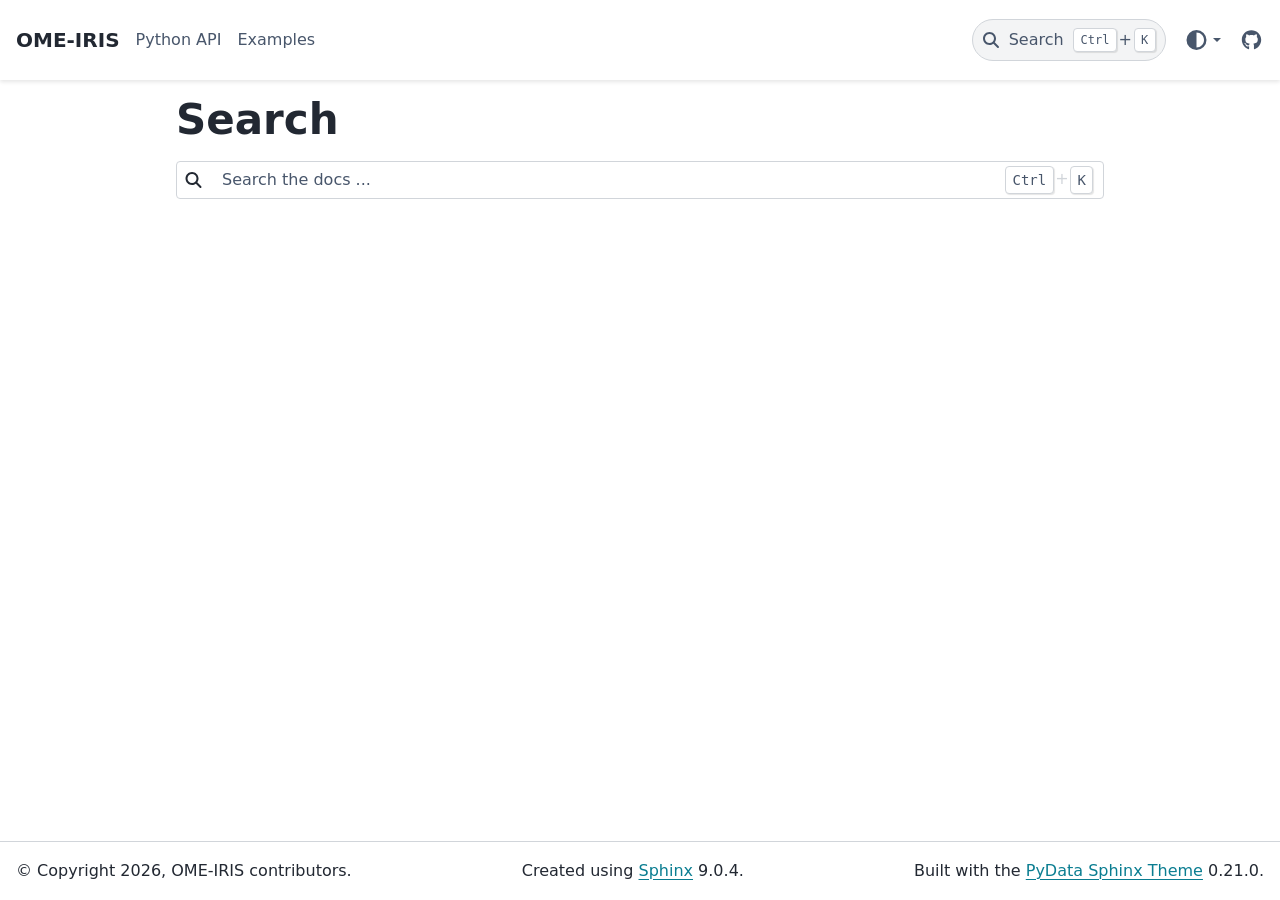
<file: search.html>
<!DOCTYPE html>


<html lang="en" data-content_root="./" >

  <head>
    <meta charset="utf-8" />
    <meta name="viewport" content="width=device-width, initial-scale=1.0" /><title>Search - OME-IRIS  documentation</title>
  
  
  
  <script data-cfasync="false">
    document.documentElement.dataset.mode = localStorage.getItem("mode") || "";
    document.documentElement.dataset.theme = localStorage.getItem("theme") || "";
  </script>
  <!--
    this give us a css class that will be invisible only if js is disabled
  -->
  <noscript>
    <style>
      .pst-js-only { display: none !important; }

    </style>
  </noscript>
  
  <!-- Loaded before other Sphinx assets -->
  <link href="_static/styles/theme.css?digest=cb8930eaaf36d9849b67" rel="stylesheet" />
<link href="_static/styles/pydata-sphinx-theme.css?digest=cb8930eaaf36d9849b67" rel="stylesheet" />

    <link rel="stylesheet" type="text/css" href="_static/pygments.css?v=8f2a1f02" />
    <link rel="stylesheet" type="text/css" href="_static/mystnb.11b39860a7a0cbfd473a3ad8a317855267ff0bd372690045ca344a6b62be495e.css" />
    <link rel="stylesheet" type="text/css" href="_static/custom.css?v=cc83fd59" />
  
  <!-- So that users can add custom icons -->
  <script defer src="_static/scripts/fontawesome.js?digest=cb8930eaaf36d9849b67"></script>
  <!-- Pre-loaded scripts that we'll load fully later -->
  <link rel="preload" as="script" href="_static/scripts/bootstrap.js?digest=cb8930eaaf36d9849b67" />
<link rel="preload" as="script" href="_static/scripts/pydata-sphinx-theme.js?digest=cb8930eaaf36d9849b67" />

    <script src="_static/documentation_options.js?v=5929fcd5"></script>
    <script src="_static/doctools.js?v=fd6eb6e6"></script>
    <script src="_static/sphinx_highlight.js?v=6ffebe34"></script>
    <script>DOCUMENTATION_OPTIONS.pagename = 'search';</script>
    <script>DOCUMENTATION_OPTIONS.search_as_you_type = false;</script>
  <script src="_static/searchtools.js"></script>
  <script src="_static/language_data.js"></script>
  <script src="searchindex.js"></script>
    <link rel="index" title="Index" href="genindex.html" />
    <link rel="search" title="Search" href="#" />
  <meta name="viewport" content="width=device-width, initial-scale=1"/>
  <meta name="docsearch:language" content="en"/>
  <meta name="docsearch:version" content="" />
  
    
  
  </head>
  <body data-default-mode="">
  
  
  <div id="pst-skip-link" class="skip-link d-print-none"><a href="#main-content">Skip to main content</a></div>

  
  <div id="pst-scroll-pixel-helper"></div>
  
  <button type="button" class="btn rounded-pill" id="pst-back-to-top">
    <i class="fa-solid fa-arrow-up"></i>Back to top</button>
  
  
  
  
  <dialog id="pst-search-dialog">
    
<form class="bd-search d-flex align-items-center"
      action="#"
      method="get">
  <i class="fa-solid fa-magnifying-glass"></i>
  <input type="search"
         class="form-control"
         name="q"
         placeholder="Search the docs ..."
         aria-label="Search the docs ..."
         autocomplete="off"
         autocorrect="off"
         autocapitalize="off"
         spellcheck="false"/>
  <span class="search-button__kbd-shortcut"><kbd class="kbd-shortcut__modifier">Ctrl</kbd>+<kbd>K</kbd></span>
</form>
  </dialog>

  <div class="pst-async-banner-revealer d-none">
  <aside id="bd-header-version-warning" class="d-none d-print-none" aria-label="Version warning"></aside>
</div>

  
    <header id="pst-header" class="bd-header navbar navbar-expand-lg bd-navbar d-print-none">
<div class="bd-header__inner bd-page-width">
  <button class="pst-navbar-icon sidebar-toggle primary-toggle" aria-label="Site navigation">
    <span class="fa-solid fa-bars"></span>
  </button>
  
  
  <div class=" navbar-header-items__start">
    
      <div class="navbar-item">

  
    
  

<a class="navbar-brand logo" href="index.html">
  
  
  
  
  
  
    <p class="title logo__title">OME-IRIS</p>
  
</a></div>
    
  </div>
  
  <div class=" navbar-header-items">
    
    <div class="me-auto navbar-header-items__center">
      
        <div class="navbar-item">
<nav>
  <ul class="bd-navbar-elements navbar-nav">
    
<li class="nav-item ">
  <a class="nav-link nav-internal" href="python-api.html">
    Python API
  </a>
</li>


<li class="nav-item ">
  <a class="nav-link nav-internal" href="examples.html">
    Examples
  </a>
</li>

  </ul>
</nav></div>
      
    </div>
    
    
    <div class="navbar-header-items__end">
      
        <div class="navbar-item navbar-persistent--container">
          

<button class="btn search-button-field search-button__button pst-js-only" title="Search" aria-label="Search" data-bs-placement="bottom" data-bs-toggle="tooltip">
 <i class="fa-solid fa-magnifying-glass"></i>
 <span class="search-button__default-text">Search</span>
 <span class="search-button__kbd-shortcut"><kbd class="kbd-shortcut__modifier">Ctrl</kbd>+<kbd class="kbd-shortcut__modifier">K</kbd></span>
</button>
        </div>
      
      
        <div class="navbar-item">

<div class="theme-switch-container dropdown pst-js-only" data-bs-toggle="tooltip" data-bs-placement="bottom" title="Color mode">
  <button class="btn btn-sm nav-link pst-navbar-icon theme-switch-button dropdown-toggle" aria-label="Color mode" data-bs-toggle="dropdown">
    <i class="theme-switch fa-solid fa-sun fa-lg fa-fw" data-mode="light" title="Light"></i>
    <i class="theme-switch fa-solid fa-moon fa-lg fa-fw" data-mode="dark" title="Dark"></i>
    <i class="theme-switch fa-solid fa-circle-half-stroke fa-lg fa-fw" data-mode="auto" title="System Settings"></i>
  </button>
  <ul class="dropdown-menu dropdown-menu-end">
    <li><button class="dropdown-item d-flex align-items-center theme-change-button" data-mode="auto"><i class="fa-solid fa-circle-half-stroke fa-lg fa-fw me-1"></i>System Settings</button></li>
    <li><button class="dropdown-item d-flex align-items-center theme-change-button" data-mode="light"><i class="fa-solid fa-sun fa-lg fa-fw me-1"></i>Light</button></li>
    <li><button class="dropdown-item d-flex align-items-center theme-change-button" data-mode="dark"><i class="fa-solid fa-moon fa-lg fa-fw me-1"></i>Dark</button></li>
  </ul>
</div></div>
      
        <div class="navbar-item"><ul class="navbar-icon-links"
    aria-label="Icon Links">
        <li class="nav-item">
          
          
          
          
          
          
          
          
          <a href="https://github.com/d33bs/OME-IRIS" title="GitHub" class="nav-link pst-navbar-icon" rel="noopener" target="_blank" data-bs-toggle="tooltip" data-bs-placement="bottom"><i class="fa-brands fa-github fa-lg" aria-hidden="true"></i><span class="visually-hidden">GitHub</span></a>
        </li>
</ul></div>
      
    </div>
    
  </div>
  
  
    <div class="navbar-persistent--mobile">

<button class="btn search-button-field search-button__button pst-js-only" title="Search" aria-label="Search" data-bs-placement="bottom" data-bs-toggle="tooltip">
 <i class="fa-solid fa-magnifying-glass"></i>
 <span class="search-button__default-text">Search</span>
 <span class="search-button__kbd-shortcut"><kbd class="kbd-shortcut__modifier">Ctrl</kbd>+<kbd class="kbd-shortcut__modifier">K</kbd></span>
</button>
    </div>
  

  
</div>

    </header>
  

  <div class="bd-container">
    <div class="bd-container__inner bd-page-width">
      
      
      
        
      
      <dialog id="pst-primary-sidebar-modal"></dialog>
      <div id="pst-primary-sidebar" class="bd-sidebar-primary bd-sidebar hide-on-wide">
        

  
  <div class="sidebar-header-items sidebar-primary__section">
    
    
      <div class="sidebar-header-items__center">
        
          
          
            <div class="navbar-item">
<nav>
  <ul class="bd-navbar-elements navbar-nav">
    
<li class="nav-item ">
  <a class="nav-link nav-internal" href="python-api.html">
    Python API
  </a>
</li>


<li class="nav-item ">
  <a class="nav-link nav-internal" href="examples.html">
    Examples
  </a>
</li>

  </ul>
</nav></div>
          
        
      </div>
    
    
    
      <div class="sidebar-header-items__end">
        
          <div class="navbar-item">

<div class="theme-switch-container dropdown pst-js-only" data-bs-toggle="tooltip" data-bs-placement="bottom" title="Color mode">
  <button class="btn btn-sm nav-link pst-navbar-icon theme-switch-button dropdown-toggle" aria-label="Color mode" data-bs-toggle="dropdown">
    <i class="theme-switch fa-solid fa-sun fa-lg fa-fw" data-mode="light" title="Light"></i>
    <i class="theme-switch fa-solid fa-moon fa-lg fa-fw" data-mode="dark" title="Dark"></i>
    <i class="theme-switch fa-solid fa-circle-half-stroke fa-lg fa-fw" data-mode="auto" title="System Settings"></i>
  </button>
  <ul class="dropdown-menu dropdown-menu-end">
    <li><button class="dropdown-item d-flex align-items-center theme-change-button" data-mode="auto"><i class="fa-solid fa-circle-half-stroke fa-lg fa-fw me-1"></i>System Settings</button></li>
    <li><button class="dropdown-item d-flex align-items-center theme-change-button" data-mode="light"><i class="fa-solid fa-sun fa-lg fa-fw me-1"></i>Light</button></li>
    <li><button class="dropdown-item d-flex align-items-center theme-change-button" data-mode="dark"><i class="fa-solid fa-moon fa-lg fa-fw me-1"></i>Dark</button></li>
  </ul>
</div></div>
        
          <div class="navbar-item"><ul class="navbar-icon-links"
    aria-label="Icon Links">
        <li class="nav-item">
          
          
          
          
          
          
          
          
          <a href="https://github.com/d33bs/OME-IRIS" title="GitHub" class="nav-link pst-navbar-icon" rel="noopener" target="_blank" data-bs-toggle="tooltip" data-bs-placement="bottom"><i class="fa-brands fa-github fa-lg" aria-hidden="true"></i><span class="visually-hidden">GitHub</span></a>
        </li>
</ul></div>
        
      </div>
    
  </div>
  
  
  <div class="sidebar-primary-items__end sidebar-primary__section">
      <div class="sidebar-primary-item">
<div id="ethical-ad-placement"
      class="flat"
      data-ea-publisher="readthedocs"
      data-ea-type="readthedocs-sidebar"
      data-ea-manual="true">
</div></div>
  </div>


      </div>
      
      <main id="main-content" class="bd-main" role="main">
        
        
          <div class="bd-content">
            <div class="bd-article-container">
              
              <div class="bd-header-article d-print-none"></div>
              
              
  <div class="bd-search-container">
    <h1>Search</h1>
    <noscript>
      <div class="admonition error">
        <p class="admonition-title">Error</p>
        <p>Please activate JavaScript to enable the search functionality.</p>
      </div>
    </noscript>
    
<form class="bd-search d-flex align-items-center"
      action="#"
      method="get">
  <i class="fa-solid fa-magnifying-glass"></i>
  <input type="search"
         class="form-control"
         name="q"
         placeholder="Search the docs ..."
         aria-label="Search the docs ..."
         autocomplete="off"
         autocorrect="off"
         autocapitalize="off"
         spellcheck="false"/>
  <span class="search-button__kbd-shortcut"><kbd class="kbd-shortcut__modifier">Ctrl</kbd>+<kbd>K</kbd></span>
</form>
    <div id="search-results"></div>
  </div>
  <script>
    // Activate the search field on page load
    let searchInput = document.querySelector("form.bd-search input");
    if (searchInput) {
        searchInput.focus();
        searchInput.select();
        console.log("[PST]: Set focus on search field.");
    }
  </script>

              
              
              
              
                <footer class="prev-next-footer d-print-none">
                  
<div class="prev-next-area">
</div>
                </footer>
              
            </div>
            
            
              
            
          </div>
          <footer class="bd-footer-content">
            
          </footer>
        
      </main>
    </div>
  </div>
  
  <!-- Scripts loaded after <body> so the DOM is not blocked -->
  <script defer src="_static/scripts/bootstrap.js?digest=cb8930eaaf36d9849b67"></script>
<script defer src="_static/scripts/pydata-sphinx-theme.js?digest=cb8930eaaf36d9849b67"></script>

  <footer class="bd-footer">
<div class="bd-footer__inner bd-page-width">
  
    <div class="footer-items__start">
      
        <div class="footer-item">

  <p class="copyright">
    
      © Copyright 2026, OME-IRIS contributors.
      <br/>
    
  </p>
</div>
      
    </div>
  
  
    <div class="footer-items__center">
      
        <div class="footer-item">

  <p class="sphinx-version">
    Created using <a href="https://www.sphinx-doc.org/">Sphinx</a> 9.0.4.
    <br/>
  </p>
</div>
      
    </div>
  
  
    <div class="footer-items__end">
      
        <div class="footer-item">
<p class="theme-version">
  <!-- # L10n: Setting the PST URL as an argument as this does not need to be localized -->
  Built with the <a href="https://pydata-sphinx-theme.readthedocs.io/en/stable/index.html">PyData Sphinx Theme</a> 0.21.0.
</p></div>
      
    </div>
  
</div>

  </footer>
  </body>
</html>
</file>
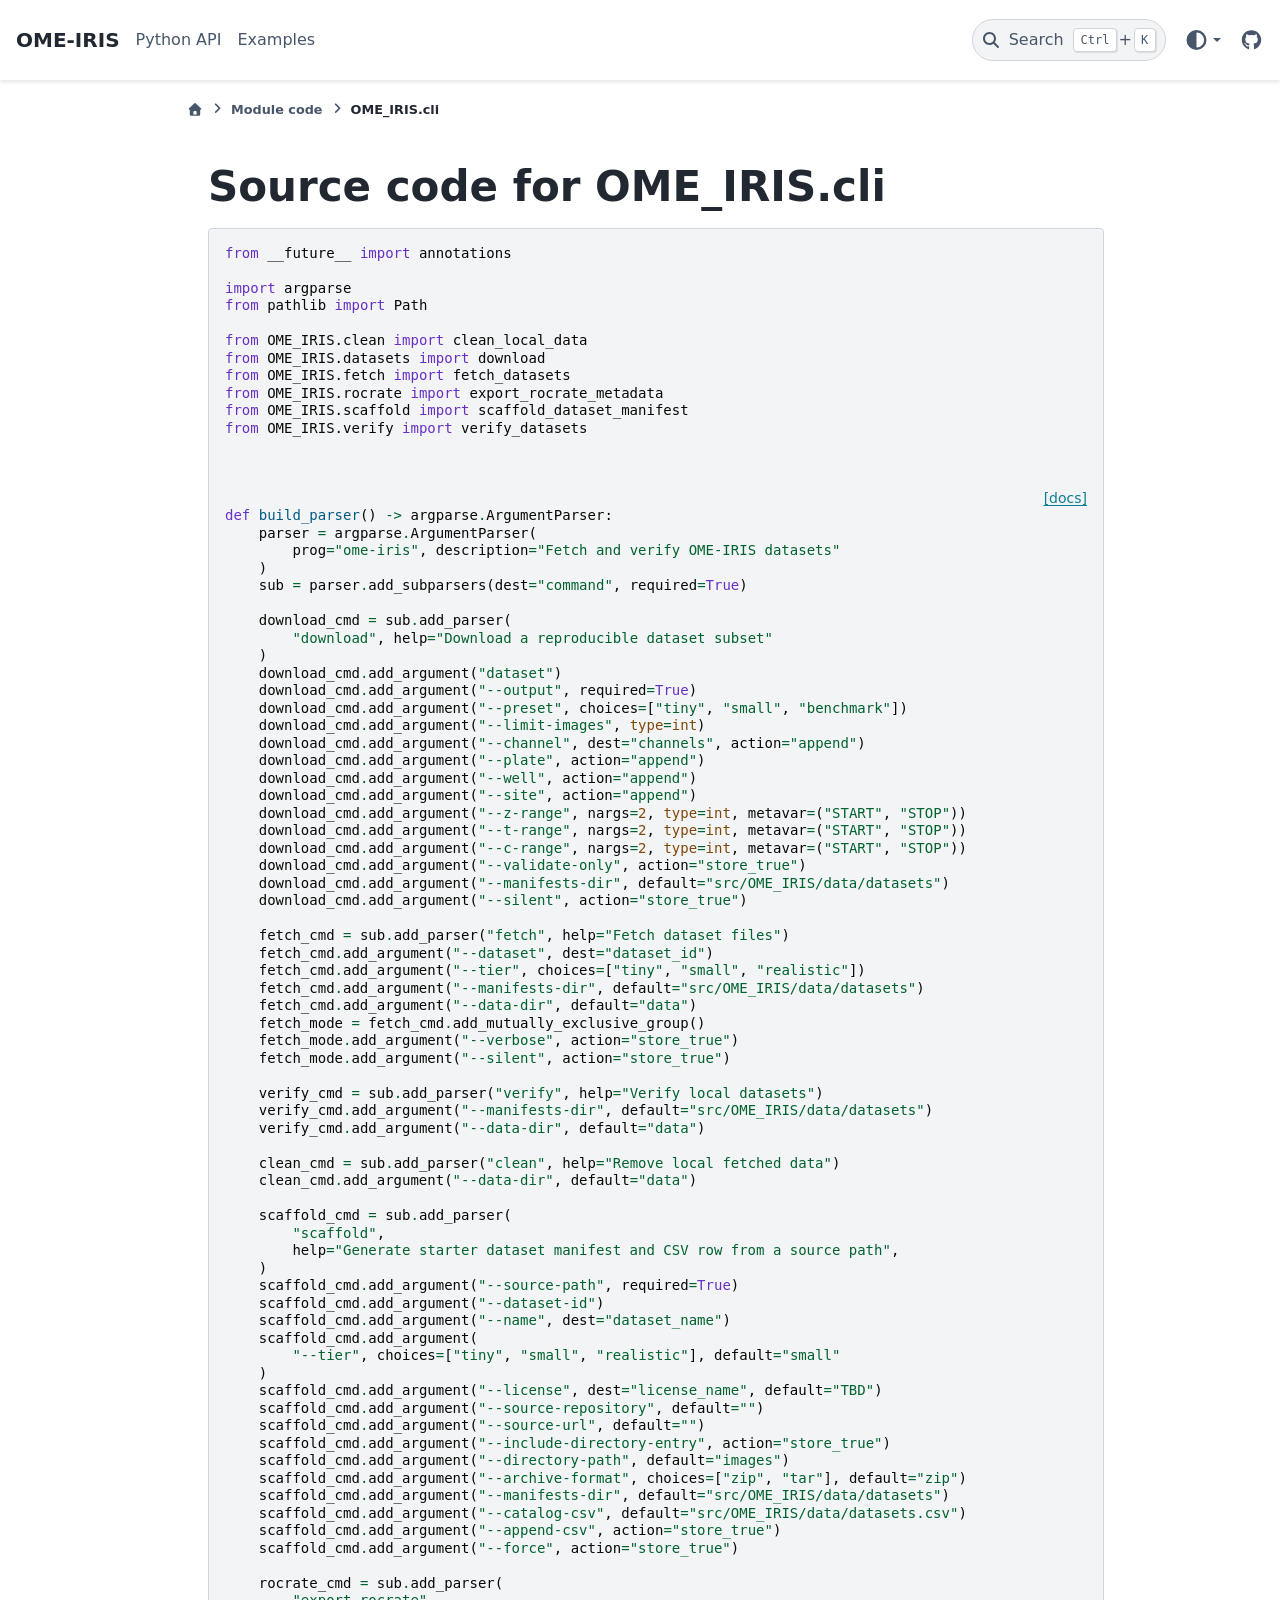
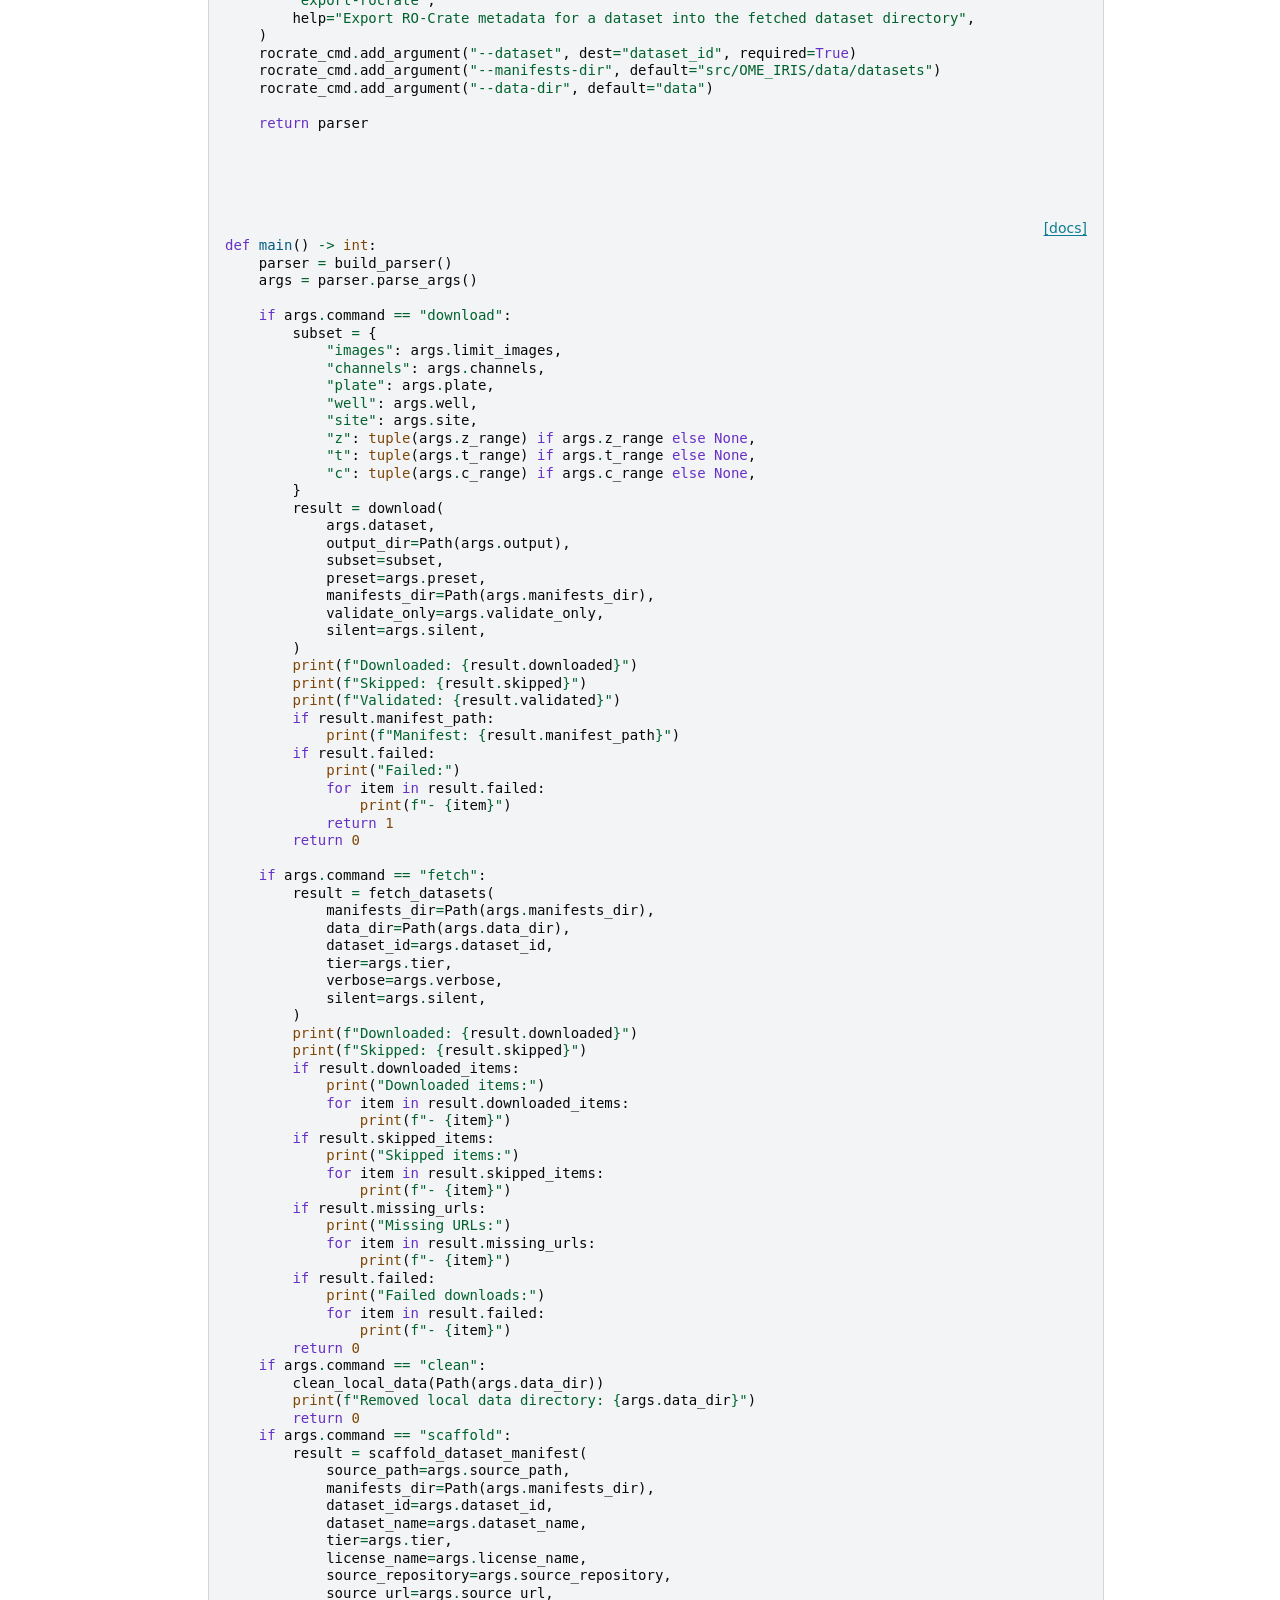
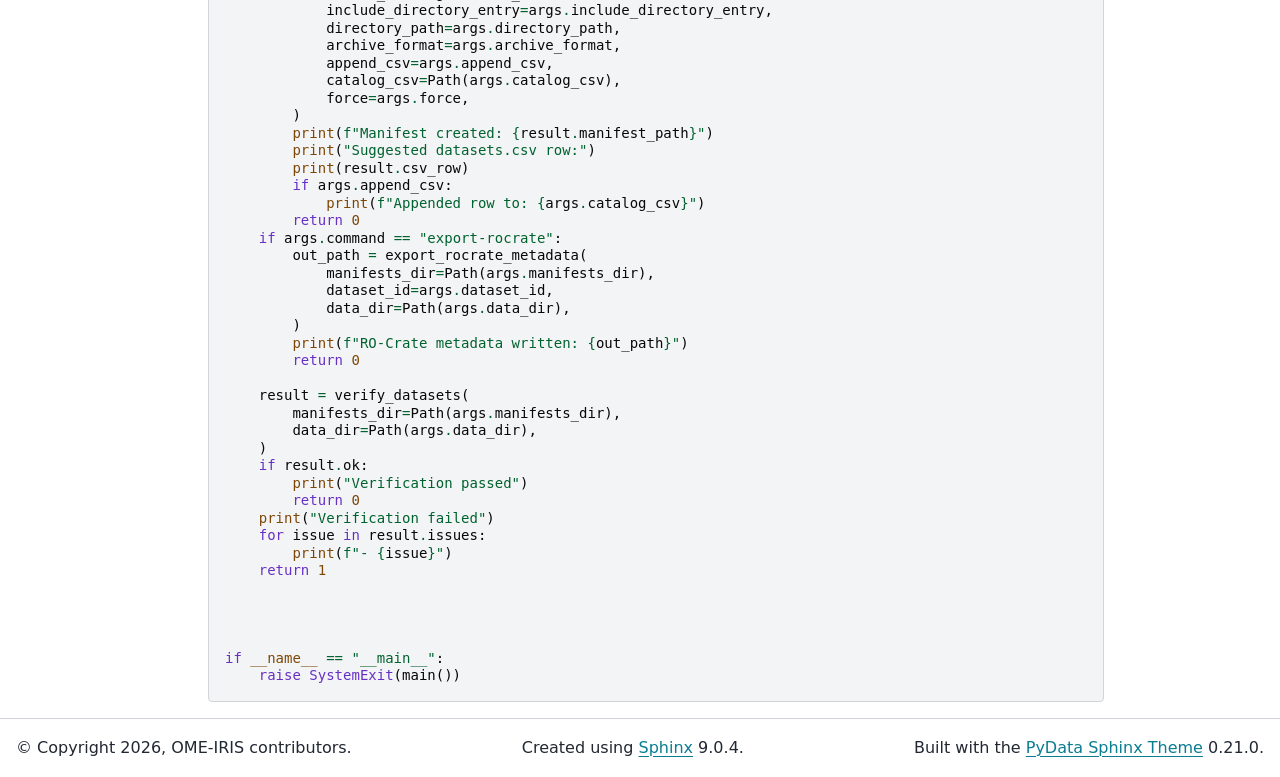
<file: _modules/OME_IRIS/cli.html>
<!DOCTYPE html>


<html lang="en" data-content_root="../../" >

  <head>
    <meta charset="utf-8" />
    <meta name="viewport" content="width=device-width, initial-scale=1.0" />
    <title>OME_IRIS.cli &#8212; OME-IRIS  documentation</title>
  
  
  
  <script data-cfasync="false">
    document.documentElement.dataset.mode = localStorage.getItem("mode") || "";
    document.documentElement.dataset.theme = localStorage.getItem("theme") || "";
  </script>
  <!--
    this give us a css class that will be invisible only if js is disabled
  -->
  <noscript>
    <style>
      .pst-js-only { display: none !important; }

    </style>
  </noscript>
  
  <!-- Loaded before other Sphinx assets -->
  <link href="../../_static/styles/theme.css?digest=cb8930eaaf36d9849b67" rel="stylesheet" />
<link href="../../_static/styles/pydata-sphinx-theme.css?digest=cb8930eaaf36d9849b67" rel="stylesheet" />

    <link rel="stylesheet" type="text/css" href="../../_static/pygments.css?v=8f2a1f02" />
    <link rel="stylesheet" type="text/css" href="../../_static/mystnb.11b39860a7a0cbfd473a3ad8a317855267ff0bd372690045ca344a6b62be495e.css" />
    <link rel="stylesheet" type="text/css" href="../../_static/custom.css?v=cc83fd59" />
  
  <!-- So that users can add custom icons -->
  <script defer src="../../_static/scripts/fontawesome.js?digest=cb8930eaaf36d9849b67"></script>
  <!-- Pre-loaded scripts that we'll load fully later -->
  <link rel="preload" as="script" href="../../_static/scripts/bootstrap.js?digest=cb8930eaaf36d9849b67" />
<link rel="preload" as="script" href="../../_static/scripts/pydata-sphinx-theme.js?digest=cb8930eaaf36d9849b67" />

    <script src="../../_static/documentation_options.js?v=5929fcd5"></script>
    <script src="../../_static/doctools.js?v=fd6eb6e6"></script>
    <script src="../../_static/sphinx_highlight.js?v=6ffebe34"></script>
    <script>DOCUMENTATION_OPTIONS.pagename = '_modules/OME_IRIS/cli';</script>
    <script>DOCUMENTATION_OPTIONS.search_as_you_type = false;</script>
    <link rel="index" title="Index" href="../../genindex.html" />
    <link rel="search" title="Search" href="../../search.html" />
  <meta name="viewport" content="width=device-width, initial-scale=1"/>
  <meta name="docsearch:language" content="en"/>
  <meta name="docsearch:version" content="" />
  
    
    <script src="../../_static/searchtools.js"></script>
    <script src="../../_static/language_data.js"></script>
    <script src="../../searchindex.js"></script>
  
  </head>
  <body data-default-mode="">
  
  
  <div id="pst-skip-link" class="skip-link d-print-none"><a href="#main-content">Skip to main content</a></div>

  
  <div id="pst-scroll-pixel-helper"></div>
  
  <button type="button" class="btn rounded-pill" id="pst-back-to-top">
    <i class="fa-solid fa-arrow-up"></i>Back to top</button>
  
  
  
  
  <dialog id="pst-search-dialog">
    
<form class="bd-search d-flex align-items-center"
      action="../../search.html"
      method="get">
  <i class="fa-solid fa-magnifying-glass"></i>
  <input type="search"
         class="form-control"
         name="q"
         placeholder="Search the docs ..."
         aria-label="Search the docs ..."
         autocomplete="off"
         autocorrect="off"
         autocapitalize="off"
         spellcheck="false"/>
  <span class="search-button__kbd-shortcut"><kbd class="kbd-shortcut__modifier">Ctrl</kbd>+<kbd>K</kbd></span>
</form>
  </dialog>

  <div class="pst-async-banner-revealer d-none">
  <aside id="bd-header-version-warning" class="d-none d-print-none" aria-label="Version warning"></aside>
</div>

  
    <header id="pst-header" class="bd-header navbar navbar-expand-lg bd-navbar d-print-none">
<div class="bd-header__inner bd-page-width">
  <button class="pst-navbar-icon sidebar-toggle primary-toggle" aria-label="Site navigation">
    <span class="fa-solid fa-bars"></span>
  </button>
  
  
  <div class=" navbar-header-items__start">
    
      <div class="navbar-item">

  
    
  

<a class="navbar-brand logo" href="../../index.html">
  
  
  
  
  
  
    <p class="title logo__title">OME-IRIS</p>
  
</a></div>
    
  </div>
  
  <div class=" navbar-header-items">
    
    <div class="me-auto navbar-header-items__center">
      
        <div class="navbar-item">
<nav>
  <ul class="bd-navbar-elements navbar-nav">
    
<li class="nav-item ">
  <a class="nav-link nav-internal" href="../../python-api.html">
    Python API
  </a>
</li>


<li class="nav-item ">
  <a class="nav-link nav-internal" href="../../examples.html">
    Examples
  </a>
</li>

  </ul>
</nav></div>
      
    </div>
    
    
    <div class="navbar-header-items__end">
      
        <div class="navbar-item navbar-persistent--container">
          

<button class="btn search-button-field search-button__button pst-js-only" title="Search" aria-label="Search" data-bs-placement="bottom" data-bs-toggle="tooltip">
 <i class="fa-solid fa-magnifying-glass"></i>
 <span class="search-button__default-text">Search</span>
 <span class="search-button__kbd-shortcut"><kbd class="kbd-shortcut__modifier">Ctrl</kbd>+<kbd class="kbd-shortcut__modifier">K</kbd></span>
</button>
        </div>
      
      
        <div class="navbar-item">

<div class="theme-switch-container dropdown pst-js-only" data-bs-toggle="tooltip" data-bs-placement="bottom" title="Color mode">
  <button class="btn btn-sm nav-link pst-navbar-icon theme-switch-button dropdown-toggle" aria-label="Color mode" data-bs-toggle="dropdown">
    <i class="theme-switch fa-solid fa-sun fa-lg fa-fw" data-mode="light" title="Light"></i>
    <i class="theme-switch fa-solid fa-moon fa-lg fa-fw" data-mode="dark" title="Dark"></i>
    <i class="theme-switch fa-solid fa-circle-half-stroke fa-lg fa-fw" data-mode="auto" title="System Settings"></i>
  </button>
  <ul class="dropdown-menu dropdown-menu-end">
    <li><button class="dropdown-item d-flex align-items-center theme-change-button" data-mode="auto"><i class="fa-solid fa-circle-half-stroke fa-lg fa-fw me-1"></i>System Settings</button></li>
    <li><button class="dropdown-item d-flex align-items-center theme-change-button" data-mode="light"><i class="fa-solid fa-sun fa-lg fa-fw me-1"></i>Light</button></li>
    <li><button class="dropdown-item d-flex align-items-center theme-change-button" data-mode="dark"><i class="fa-solid fa-moon fa-lg fa-fw me-1"></i>Dark</button></li>
  </ul>
</div></div>
      
        <div class="navbar-item"><ul class="navbar-icon-links"
    aria-label="Icon Links">
        <li class="nav-item">
          
          
          
          
          
          
          
          
          <a href="https://github.com/d33bs/OME-IRIS" title="GitHub" class="nav-link pst-navbar-icon" rel="noopener" target="_blank" data-bs-toggle="tooltip" data-bs-placement="bottom"><i class="fa-brands fa-github fa-lg" aria-hidden="true"></i><span class="visually-hidden">GitHub</span></a>
        </li>
</ul></div>
      
    </div>
    
  </div>
  
  
    <div class="navbar-persistent--mobile">

<button class="btn search-button-field search-button__button pst-js-only" title="Search" aria-label="Search" data-bs-placement="bottom" data-bs-toggle="tooltip">
 <i class="fa-solid fa-magnifying-glass"></i>
 <span class="search-button__default-text">Search</span>
 <span class="search-button__kbd-shortcut"><kbd class="kbd-shortcut__modifier">Ctrl</kbd>+<kbd class="kbd-shortcut__modifier">K</kbd></span>
</button>
    </div>
  

  
</div>

    </header>
  

  <div class="bd-container">
    <div class="bd-container__inner bd-page-width">
      
      
      
        
      
      <dialog id="pst-primary-sidebar-modal"></dialog>
      <div id="pst-primary-sidebar" class="bd-sidebar-primary bd-sidebar hide-on-wide">
        

  
  <div class="sidebar-header-items sidebar-primary__section">
    
    
      <div class="sidebar-header-items__center">
        
          
          
            <div class="navbar-item">
<nav>
  <ul class="bd-navbar-elements navbar-nav">
    
<li class="nav-item ">
  <a class="nav-link nav-internal" href="../../python-api.html">
    Python API
  </a>
</li>


<li class="nav-item ">
  <a class="nav-link nav-internal" href="../../examples.html">
    Examples
  </a>
</li>

  </ul>
</nav></div>
          
        
      </div>
    
    
    
      <div class="sidebar-header-items__end">
        
          <div class="navbar-item">

<div class="theme-switch-container dropdown pst-js-only" data-bs-toggle="tooltip" data-bs-placement="bottom" title="Color mode">
  <button class="btn btn-sm nav-link pst-navbar-icon theme-switch-button dropdown-toggle" aria-label="Color mode" data-bs-toggle="dropdown">
    <i class="theme-switch fa-solid fa-sun fa-lg fa-fw" data-mode="light" title="Light"></i>
    <i class="theme-switch fa-solid fa-moon fa-lg fa-fw" data-mode="dark" title="Dark"></i>
    <i class="theme-switch fa-solid fa-circle-half-stroke fa-lg fa-fw" data-mode="auto" title="System Settings"></i>
  </button>
  <ul class="dropdown-menu dropdown-menu-end">
    <li><button class="dropdown-item d-flex align-items-center theme-change-button" data-mode="auto"><i class="fa-solid fa-circle-half-stroke fa-lg fa-fw me-1"></i>System Settings</button></li>
    <li><button class="dropdown-item d-flex align-items-center theme-change-button" data-mode="light"><i class="fa-solid fa-sun fa-lg fa-fw me-1"></i>Light</button></li>
    <li><button class="dropdown-item d-flex align-items-center theme-change-button" data-mode="dark"><i class="fa-solid fa-moon fa-lg fa-fw me-1"></i>Dark</button></li>
  </ul>
</div></div>
        
          <div class="navbar-item"><ul class="navbar-icon-links"
    aria-label="Icon Links">
        <li class="nav-item">
          
          
          
          
          
          
          
          
          <a href="https://github.com/d33bs/OME-IRIS" title="GitHub" class="nav-link pst-navbar-icon" rel="noopener" target="_blank" data-bs-toggle="tooltip" data-bs-placement="bottom"><i class="fa-brands fa-github fa-lg" aria-hidden="true"></i><span class="visually-hidden">GitHub</span></a>
        </li>
</ul></div>
        
      </div>
    
  </div>
  
  
  <div class="sidebar-primary-items__end sidebar-primary__section">
      <div class="sidebar-primary-item">
<div id="ethical-ad-placement"
      class="flat"
      data-ea-publisher="readthedocs"
      data-ea-type="readthedocs-sidebar"
      data-ea-manual="true">
</div></div>
  </div>


      </div>
      
      <main id="main-content" class="bd-main" role="main">
        
        
          <div class="bd-content">
            <div class="bd-article-container">
              
              <div class="bd-header-article d-print-none">
<div class="header-article-items header-article__inner">
  
    <div class="header-article-items__start">
      
        <div class="header-article-item">

<nav aria-label="Breadcrumb" class="d-print-none">
  <ul class="bd-breadcrumbs">
    
    <li class="breadcrumb-item breadcrumb-home">
      <a href="../../index.html" class="nav-link" aria-label="Home">
        <i class="fa-solid fa-home"></i>
      </a>
    </li>
    
    <li class="breadcrumb-item"><a href="../index.html" class="nav-link">Module code</a></li>
    
    <li class="breadcrumb-item active" aria-current="page"><span class="ellipsis">OME_IRIS.cli</span></li>
  </ul>
</nav>
</div>
      
    </div>
  
  
</div>
</div>
              
              
              
                
<div id="searchbox"></div>
                <article class="bd-article">
                  
  <h1>Source code for OME_IRIS.cli</h1><div class="highlight"><pre>
<span></span><span class="kn">from</span><span class="w"> </span><span class="nn">__future__</span><span class="w"> </span><span class="kn">import</span> <span class="n">annotations</span>

<span class="kn">import</span><span class="w"> </span><span class="nn">argparse</span>
<span class="kn">from</span><span class="w"> </span><span class="nn">pathlib</span><span class="w"> </span><span class="kn">import</span> <span class="n">Path</span>

<span class="kn">from</span><span class="w"> </span><span class="nn">OME_IRIS.clean</span><span class="w"> </span><span class="kn">import</span> <span class="n">clean_local_data</span>
<span class="kn">from</span><span class="w"> </span><span class="nn">OME_IRIS.datasets</span><span class="w"> </span><span class="kn">import</span> <span class="n">download</span>
<span class="kn">from</span><span class="w"> </span><span class="nn">OME_IRIS.fetch</span><span class="w"> </span><span class="kn">import</span> <span class="n">fetch_datasets</span>
<span class="kn">from</span><span class="w"> </span><span class="nn">OME_IRIS.rocrate</span><span class="w"> </span><span class="kn">import</span> <span class="n">export_rocrate_metadata</span>
<span class="kn">from</span><span class="w"> </span><span class="nn">OME_IRIS.scaffold</span><span class="w"> </span><span class="kn">import</span> <span class="n">scaffold_dataset_manifest</span>
<span class="kn">from</span><span class="w"> </span><span class="nn">OME_IRIS.verify</span><span class="w"> </span><span class="kn">import</span> <span class="n">verify_datasets</span>


<div class="viewcode-block" id="build_parser">
<a class="viewcode-back" href="../../python-api.html#OME_IRIS.cli.build_parser">[docs]</a>
<span class="k">def</span><span class="w"> </span><span class="nf">build_parser</span><span class="p">()</span> <span class="o">-&gt;</span> <span class="n">argparse</span><span class="o">.</span><span class="n">ArgumentParser</span><span class="p">:</span>
    <span class="n">parser</span> <span class="o">=</span> <span class="n">argparse</span><span class="o">.</span><span class="n">ArgumentParser</span><span class="p">(</span>
        <span class="n">prog</span><span class="o">=</span><span class="s2">&quot;ome-iris&quot;</span><span class="p">,</span> <span class="n">description</span><span class="o">=</span><span class="s2">&quot;Fetch and verify OME-IRIS datasets&quot;</span>
    <span class="p">)</span>
    <span class="n">sub</span> <span class="o">=</span> <span class="n">parser</span><span class="o">.</span><span class="n">add_subparsers</span><span class="p">(</span><span class="n">dest</span><span class="o">=</span><span class="s2">&quot;command&quot;</span><span class="p">,</span> <span class="n">required</span><span class="o">=</span><span class="kc">True</span><span class="p">)</span>

    <span class="n">download_cmd</span> <span class="o">=</span> <span class="n">sub</span><span class="o">.</span><span class="n">add_parser</span><span class="p">(</span>
        <span class="s2">&quot;download&quot;</span><span class="p">,</span> <span class="n">help</span><span class="o">=</span><span class="s2">&quot;Download a reproducible dataset subset&quot;</span>
    <span class="p">)</span>
    <span class="n">download_cmd</span><span class="o">.</span><span class="n">add_argument</span><span class="p">(</span><span class="s2">&quot;dataset&quot;</span><span class="p">)</span>
    <span class="n">download_cmd</span><span class="o">.</span><span class="n">add_argument</span><span class="p">(</span><span class="s2">&quot;--output&quot;</span><span class="p">,</span> <span class="n">required</span><span class="o">=</span><span class="kc">True</span><span class="p">)</span>
    <span class="n">download_cmd</span><span class="o">.</span><span class="n">add_argument</span><span class="p">(</span><span class="s2">&quot;--preset&quot;</span><span class="p">,</span> <span class="n">choices</span><span class="o">=</span><span class="p">[</span><span class="s2">&quot;tiny&quot;</span><span class="p">,</span> <span class="s2">&quot;small&quot;</span><span class="p">,</span> <span class="s2">&quot;benchmark&quot;</span><span class="p">])</span>
    <span class="n">download_cmd</span><span class="o">.</span><span class="n">add_argument</span><span class="p">(</span><span class="s2">&quot;--limit-images&quot;</span><span class="p">,</span> <span class="nb">type</span><span class="o">=</span><span class="nb">int</span><span class="p">)</span>
    <span class="n">download_cmd</span><span class="o">.</span><span class="n">add_argument</span><span class="p">(</span><span class="s2">&quot;--channel&quot;</span><span class="p">,</span> <span class="n">dest</span><span class="o">=</span><span class="s2">&quot;channels&quot;</span><span class="p">,</span> <span class="n">action</span><span class="o">=</span><span class="s2">&quot;append&quot;</span><span class="p">)</span>
    <span class="n">download_cmd</span><span class="o">.</span><span class="n">add_argument</span><span class="p">(</span><span class="s2">&quot;--plate&quot;</span><span class="p">,</span> <span class="n">action</span><span class="o">=</span><span class="s2">&quot;append&quot;</span><span class="p">)</span>
    <span class="n">download_cmd</span><span class="o">.</span><span class="n">add_argument</span><span class="p">(</span><span class="s2">&quot;--well&quot;</span><span class="p">,</span> <span class="n">action</span><span class="o">=</span><span class="s2">&quot;append&quot;</span><span class="p">)</span>
    <span class="n">download_cmd</span><span class="o">.</span><span class="n">add_argument</span><span class="p">(</span><span class="s2">&quot;--site&quot;</span><span class="p">,</span> <span class="n">action</span><span class="o">=</span><span class="s2">&quot;append&quot;</span><span class="p">)</span>
    <span class="n">download_cmd</span><span class="o">.</span><span class="n">add_argument</span><span class="p">(</span><span class="s2">&quot;--z-range&quot;</span><span class="p">,</span> <span class="n">nargs</span><span class="o">=</span><span class="mi">2</span><span class="p">,</span> <span class="nb">type</span><span class="o">=</span><span class="nb">int</span><span class="p">,</span> <span class="n">metavar</span><span class="o">=</span><span class="p">(</span><span class="s2">&quot;START&quot;</span><span class="p">,</span> <span class="s2">&quot;STOP&quot;</span><span class="p">))</span>
    <span class="n">download_cmd</span><span class="o">.</span><span class="n">add_argument</span><span class="p">(</span><span class="s2">&quot;--t-range&quot;</span><span class="p">,</span> <span class="n">nargs</span><span class="o">=</span><span class="mi">2</span><span class="p">,</span> <span class="nb">type</span><span class="o">=</span><span class="nb">int</span><span class="p">,</span> <span class="n">metavar</span><span class="o">=</span><span class="p">(</span><span class="s2">&quot;START&quot;</span><span class="p">,</span> <span class="s2">&quot;STOP&quot;</span><span class="p">))</span>
    <span class="n">download_cmd</span><span class="o">.</span><span class="n">add_argument</span><span class="p">(</span><span class="s2">&quot;--c-range&quot;</span><span class="p">,</span> <span class="n">nargs</span><span class="o">=</span><span class="mi">2</span><span class="p">,</span> <span class="nb">type</span><span class="o">=</span><span class="nb">int</span><span class="p">,</span> <span class="n">metavar</span><span class="o">=</span><span class="p">(</span><span class="s2">&quot;START&quot;</span><span class="p">,</span> <span class="s2">&quot;STOP&quot;</span><span class="p">))</span>
    <span class="n">download_cmd</span><span class="o">.</span><span class="n">add_argument</span><span class="p">(</span><span class="s2">&quot;--validate-only&quot;</span><span class="p">,</span> <span class="n">action</span><span class="o">=</span><span class="s2">&quot;store_true&quot;</span><span class="p">)</span>
    <span class="n">download_cmd</span><span class="o">.</span><span class="n">add_argument</span><span class="p">(</span><span class="s2">&quot;--manifests-dir&quot;</span><span class="p">,</span> <span class="n">default</span><span class="o">=</span><span class="s2">&quot;src/OME_IRIS/data/datasets&quot;</span><span class="p">)</span>
    <span class="n">download_cmd</span><span class="o">.</span><span class="n">add_argument</span><span class="p">(</span><span class="s2">&quot;--silent&quot;</span><span class="p">,</span> <span class="n">action</span><span class="o">=</span><span class="s2">&quot;store_true&quot;</span><span class="p">)</span>

    <span class="n">fetch_cmd</span> <span class="o">=</span> <span class="n">sub</span><span class="o">.</span><span class="n">add_parser</span><span class="p">(</span><span class="s2">&quot;fetch&quot;</span><span class="p">,</span> <span class="n">help</span><span class="o">=</span><span class="s2">&quot;Fetch dataset files&quot;</span><span class="p">)</span>
    <span class="n">fetch_cmd</span><span class="o">.</span><span class="n">add_argument</span><span class="p">(</span><span class="s2">&quot;--dataset&quot;</span><span class="p">,</span> <span class="n">dest</span><span class="o">=</span><span class="s2">&quot;dataset_id&quot;</span><span class="p">)</span>
    <span class="n">fetch_cmd</span><span class="o">.</span><span class="n">add_argument</span><span class="p">(</span><span class="s2">&quot;--tier&quot;</span><span class="p">,</span> <span class="n">choices</span><span class="o">=</span><span class="p">[</span><span class="s2">&quot;tiny&quot;</span><span class="p">,</span> <span class="s2">&quot;small&quot;</span><span class="p">,</span> <span class="s2">&quot;realistic&quot;</span><span class="p">])</span>
    <span class="n">fetch_cmd</span><span class="o">.</span><span class="n">add_argument</span><span class="p">(</span><span class="s2">&quot;--manifests-dir&quot;</span><span class="p">,</span> <span class="n">default</span><span class="o">=</span><span class="s2">&quot;src/OME_IRIS/data/datasets&quot;</span><span class="p">)</span>
    <span class="n">fetch_cmd</span><span class="o">.</span><span class="n">add_argument</span><span class="p">(</span><span class="s2">&quot;--data-dir&quot;</span><span class="p">,</span> <span class="n">default</span><span class="o">=</span><span class="s2">&quot;data&quot;</span><span class="p">)</span>
    <span class="n">fetch_mode</span> <span class="o">=</span> <span class="n">fetch_cmd</span><span class="o">.</span><span class="n">add_mutually_exclusive_group</span><span class="p">()</span>
    <span class="n">fetch_mode</span><span class="o">.</span><span class="n">add_argument</span><span class="p">(</span><span class="s2">&quot;--verbose&quot;</span><span class="p">,</span> <span class="n">action</span><span class="o">=</span><span class="s2">&quot;store_true&quot;</span><span class="p">)</span>
    <span class="n">fetch_mode</span><span class="o">.</span><span class="n">add_argument</span><span class="p">(</span><span class="s2">&quot;--silent&quot;</span><span class="p">,</span> <span class="n">action</span><span class="o">=</span><span class="s2">&quot;store_true&quot;</span><span class="p">)</span>

    <span class="n">verify_cmd</span> <span class="o">=</span> <span class="n">sub</span><span class="o">.</span><span class="n">add_parser</span><span class="p">(</span><span class="s2">&quot;verify&quot;</span><span class="p">,</span> <span class="n">help</span><span class="o">=</span><span class="s2">&quot;Verify local datasets&quot;</span><span class="p">)</span>
    <span class="n">verify_cmd</span><span class="o">.</span><span class="n">add_argument</span><span class="p">(</span><span class="s2">&quot;--manifests-dir&quot;</span><span class="p">,</span> <span class="n">default</span><span class="o">=</span><span class="s2">&quot;src/OME_IRIS/data/datasets&quot;</span><span class="p">)</span>
    <span class="n">verify_cmd</span><span class="o">.</span><span class="n">add_argument</span><span class="p">(</span><span class="s2">&quot;--data-dir&quot;</span><span class="p">,</span> <span class="n">default</span><span class="o">=</span><span class="s2">&quot;data&quot;</span><span class="p">)</span>

    <span class="n">clean_cmd</span> <span class="o">=</span> <span class="n">sub</span><span class="o">.</span><span class="n">add_parser</span><span class="p">(</span><span class="s2">&quot;clean&quot;</span><span class="p">,</span> <span class="n">help</span><span class="o">=</span><span class="s2">&quot;Remove local fetched data&quot;</span><span class="p">)</span>
    <span class="n">clean_cmd</span><span class="o">.</span><span class="n">add_argument</span><span class="p">(</span><span class="s2">&quot;--data-dir&quot;</span><span class="p">,</span> <span class="n">default</span><span class="o">=</span><span class="s2">&quot;data&quot;</span><span class="p">)</span>

    <span class="n">scaffold_cmd</span> <span class="o">=</span> <span class="n">sub</span><span class="o">.</span><span class="n">add_parser</span><span class="p">(</span>
        <span class="s2">&quot;scaffold&quot;</span><span class="p">,</span>
        <span class="n">help</span><span class="o">=</span><span class="s2">&quot;Generate starter dataset manifest and CSV row from a source path&quot;</span><span class="p">,</span>
    <span class="p">)</span>
    <span class="n">scaffold_cmd</span><span class="o">.</span><span class="n">add_argument</span><span class="p">(</span><span class="s2">&quot;--source-path&quot;</span><span class="p">,</span> <span class="n">required</span><span class="o">=</span><span class="kc">True</span><span class="p">)</span>
    <span class="n">scaffold_cmd</span><span class="o">.</span><span class="n">add_argument</span><span class="p">(</span><span class="s2">&quot;--dataset-id&quot;</span><span class="p">)</span>
    <span class="n">scaffold_cmd</span><span class="o">.</span><span class="n">add_argument</span><span class="p">(</span><span class="s2">&quot;--name&quot;</span><span class="p">,</span> <span class="n">dest</span><span class="o">=</span><span class="s2">&quot;dataset_name&quot;</span><span class="p">)</span>
    <span class="n">scaffold_cmd</span><span class="o">.</span><span class="n">add_argument</span><span class="p">(</span>
        <span class="s2">&quot;--tier&quot;</span><span class="p">,</span> <span class="n">choices</span><span class="o">=</span><span class="p">[</span><span class="s2">&quot;tiny&quot;</span><span class="p">,</span> <span class="s2">&quot;small&quot;</span><span class="p">,</span> <span class="s2">&quot;realistic&quot;</span><span class="p">],</span> <span class="n">default</span><span class="o">=</span><span class="s2">&quot;small&quot;</span>
    <span class="p">)</span>
    <span class="n">scaffold_cmd</span><span class="o">.</span><span class="n">add_argument</span><span class="p">(</span><span class="s2">&quot;--license&quot;</span><span class="p">,</span> <span class="n">dest</span><span class="o">=</span><span class="s2">&quot;license_name&quot;</span><span class="p">,</span> <span class="n">default</span><span class="o">=</span><span class="s2">&quot;TBD&quot;</span><span class="p">)</span>
    <span class="n">scaffold_cmd</span><span class="o">.</span><span class="n">add_argument</span><span class="p">(</span><span class="s2">&quot;--source-repository&quot;</span><span class="p">,</span> <span class="n">default</span><span class="o">=</span><span class="s2">&quot;&quot;</span><span class="p">)</span>
    <span class="n">scaffold_cmd</span><span class="o">.</span><span class="n">add_argument</span><span class="p">(</span><span class="s2">&quot;--source-url&quot;</span><span class="p">,</span> <span class="n">default</span><span class="o">=</span><span class="s2">&quot;&quot;</span><span class="p">)</span>
    <span class="n">scaffold_cmd</span><span class="o">.</span><span class="n">add_argument</span><span class="p">(</span><span class="s2">&quot;--include-directory-entry&quot;</span><span class="p">,</span> <span class="n">action</span><span class="o">=</span><span class="s2">&quot;store_true&quot;</span><span class="p">)</span>
    <span class="n">scaffold_cmd</span><span class="o">.</span><span class="n">add_argument</span><span class="p">(</span><span class="s2">&quot;--directory-path&quot;</span><span class="p">,</span> <span class="n">default</span><span class="o">=</span><span class="s2">&quot;images&quot;</span><span class="p">)</span>
    <span class="n">scaffold_cmd</span><span class="o">.</span><span class="n">add_argument</span><span class="p">(</span><span class="s2">&quot;--archive-format&quot;</span><span class="p">,</span> <span class="n">choices</span><span class="o">=</span><span class="p">[</span><span class="s2">&quot;zip&quot;</span><span class="p">,</span> <span class="s2">&quot;tar&quot;</span><span class="p">],</span> <span class="n">default</span><span class="o">=</span><span class="s2">&quot;zip&quot;</span><span class="p">)</span>
    <span class="n">scaffold_cmd</span><span class="o">.</span><span class="n">add_argument</span><span class="p">(</span><span class="s2">&quot;--manifests-dir&quot;</span><span class="p">,</span> <span class="n">default</span><span class="o">=</span><span class="s2">&quot;src/OME_IRIS/data/datasets&quot;</span><span class="p">)</span>
    <span class="n">scaffold_cmd</span><span class="o">.</span><span class="n">add_argument</span><span class="p">(</span><span class="s2">&quot;--catalog-csv&quot;</span><span class="p">,</span> <span class="n">default</span><span class="o">=</span><span class="s2">&quot;src/OME_IRIS/data/datasets.csv&quot;</span><span class="p">)</span>
    <span class="n">scaffold_cmd</span><span class="o">.</span><span class="n">add_argument</span><span class="p">(</span><span class="s2">&quot;--append-csv&quot;</span><span class="p">,</span> <span class="n">action</span><span class="o">=</span><span class="s2">&quot;store_true&quot;</span><span class="p">)</span>
    <span class="n">scaffold_cmd</span><span class="o">.</span><span class="n">add_argument</span><span class="p">(</span><span class="s2">&quot;--force&quot;</span><span class="p">,</span> <span class="n">action</span><span class="o">=</span><span class="s2">&quot;store_true&quot;</span><span class="p">)</span>

    <span class="n">rocrate_cmd</span> <span class="o">=</span> <span class="n">sub</span><span class="o">.</span><span class="n">add_parser</span><span class="p">(</span>
        <span class="s2">&quot;export-rocrate&quot;</span><span class="p">,</span>
        <span class="n">help</span><span class="o">=</span><span class="s2">&quot;Export RO-Crate metadata for a dataset into the fetched dataset directory&quot;</span><span class="p">,</span>
    <span class="p">)</span>
    <span class="n">rocrate_cmd</span><span class="o">.</span><span class="n">add_argument</span><span class="p">(</span><span class="s2">&quot;--dataset&quot;</span><span class="p">,</span> <span class="n">dest</span><span class="o">=</span><span class="s2">&quot;dataset_id&quot;</span><span class="p">,</span> <span class="n">required</span><span class="o">=</span><span class="kc">True</span><span class="p">)</span>
    <span class="n">rocrate_cmd</span><span class="o">.</span><span class="n">add_argument</span><span class="p">(</span><span class="s2">&quot;--manifests-dir&quot;</span><span class="p">,</span> <span class="n">default</span><span class="o">=</span><span class="s2">&quot;src/OME_IRIS/data/datasets&quot;</span><span class="p">)</span>
    <span class="n">rocrate_cmd</span><span class="o">.</span><span class="n">add_argument</span><span class="p">(</span><span class="s2">&quot;--data-dir&quot;</span><span class="p">,</span> <span class="n">default</span><span class="o">=</span><span class="s2">&quot;data&quot;</span><span class="p">)</span>

    <span class="k">return</span> <span class="n">parser</span></div>



<div class="viewcode-block" id="main">
<a class="viewcode-back" href="../../python-api.html#OME_IRIS.cli.main">[docs]</a>
<span class="k">def</span><span class="w"> </span><span class="nf">main</span><span class="p">()</span> <span class="o">-&gt;</span> <span class="nb">int</span><span class="p">:</span>
    <span class="n">parser</span> <span class="o">=</span> <span class="n">build_parser</span><span class="p">()</span>
    <span class="n">args</span> <span class="o">=</span> <span class="n">parser</span><span class="o">.</span><span class="n">parse_args</span><span class="p">()</span>

    <span class="k">if</span> <span class="n">args</span><span class="o">.</span><span class="n">command</span> <span class="o">==</span> <span class="s2">&quot;download&quot;</span><span class="p">:</span>
        <span class="n">subset</span> <span class="o">=</span> <span class="p">{</span>
            <span class="s2">&quot;images&quot;</span><span class="p">:</span> <span class="n">args</span><span class="o">.</span><span class="n">limit_images</span><span class="p">,</span>
            <span class="s2">&quot;channels&quot;</span><span class="p">:</span> <span class="n">args</span><span class="o">.</span><span class="n">channels</span><span class="p">,</span>
            <span class="s2">&quot;plate&quot;</span><span class="p">:</span> <span class="n">args</span><span class="o">.</span><span class="n">plate</span><span class="p">,</span>
            <span class="s2">&quot;well&quot;</span><span class="p">:</span> <span class="n">args</span><span class="o">.</span><span class="n">well</span><span class="p">,</span>
            <span class="s2">&quot;site&quot;</span><span class="p">:</span> <span class="n">args</span><span class="o">.</span><span class="n">site</span><span class="p">,</span>
            <span class="s2">&quot;z&quot;</span><span class="p">:</span> <span class="nb">tuple</span><span class="p">(</span><span class="n">args</span><span class="o">.</span><span class="n">z_range</span><span class="p">)</span> <span class="k">if</span> <span class="n">args</span><span class="o">.</span><span class="n">z_range</span> <span class="k">else</span> <span class="kc">None</span><span class="p">,</span>
            <span class="s2">&quot;t&quot;</span><span class="p">:</span> <span class="nb">tuple</span><span class="p">(</span><span class="n">args</span><span class="o">.</span><span class="n">t_range</span><span class="p">)</span> <span class="k">if</span> <span class="n">args</span><span class="o">.</span><span class="n">t_range</span> <span class="k">else</span> <span class="kc">None</span><span class="p">,</span>
            <span class="s2">&quot;c&quot;</span><span class="p">:</span> <span class="nb">tuple</span><span class="p">(</span><span class="n">args</span><span class="o">.</span><span class="n">c_range</span><span class="p">)</span> <span class="k">if</span> <span class="n">args</span><span class="o">.</span><span class="n">c_range</span> <span class="k">else</span> <span class="kc">None</span><span class="p">,</span>
        <span class="p">}</span>
        <span class="n">result</span> <span class="o">=</span> <span class="n">download</span><span class="p">(</span>
            <span class="n">args</span><span class="o">.</span><span class="n">dataset</span><span class="p">,</span>
            <span class="n">output_dir</span><span class="o">=</span><span class="n">Path</span><span class="p">(</span><span class="n">args</span><span class="o">.</span><span class="n">output</span><span class="p">),</span>
            <span class="n">subset</span><span class="o">=</span><span class="n">subset</span><span class="p">,</span>
            <span class="n">preset</span><span class="o">=</span><span class="n">args</span><span class="o">.</span><span class="n">preset</span><span class="p">,</span>
            <span class="n">manifests_dir</span><span class="o">=</span><span class="n">Path</span><span class="p">(</span><span class="n">args</span><span class="o">.</span><span class="n">manifests_dir</span><span class="p">),</span>
            <span class="n">validate_only</span><span class="o">=</span><span class="n">args</span><span class="o">.</span><span class="n">validate_only</span><span class="p">,</span>
            <span class="n">silent</span><span class="o">=</span><span class="n">args</span><span class="o">.</span><span class="n">silent</span><span class="p">,</span>
        <span class="p">)</span>
        <span class="nb">print</span><span class="p">(</span><span class="sa">f</span><span class="s2">&quot;Downloaded: </span><span class="si">{</span><span class="n">result</span><span class="o">.</span><span class="n">downloaded</span><span class="si">}</span><span class="s2">&quot;</span><span class="p">)</span>
        <span class="nb">print</span><span class="p">(</span><span class="sa">f</span><span class="s2">&quot;Skipped: </span><span class="si">{</span><span class="n">result</span><span class="o">.</span><span class="n">skipped</span><span class="si">}</span><span class="s2">&quot;</span><span class="p">)</span>
        <span class="nb">print</span><span class="p">(</span><span class="sa">f</span><span class="s2">&quot;Validated: </span><span class="si">{</span><span class="n">result</span><span class="o">.</span><span class="n">validated</span><span class="si">}</span><span class="s2">&quot;</span><span class="p">)</span>
        <span class="k">if</span> <span class="n">result</span><span class="o">.</span><span class="n">manifest_path</span><span class="p">:</span>
            <span class="nb">print</span><span class="p">(</span><span class="sa">f</span><span class="s2">&quot;Manifest: </span><span class="si">{</span><span class="n">result</span><span class="o">.</span><span class="n">manifest_path</span><span class="si">}</span><span class="s2">&quot;</span><span class="p">)</span>
        <span class="k">if</span> <span class="n">result</span><span class="o">.</span><span class="n">failed</span><span class="p">:</span>
            <span class="nb">print</span><span class="p">(</span><span class="s2">&quot;Failed:&quot;</span><span class="p">)</span>
            <span class="k">for</span> <span class="n">item</span> <span class="ow">in</span> <span class="n">result</span><span class="o">.</span><span class="n">failed</span><span class="p">:</span>
                <span class="nb">print</span><span class="p">(</span><span class="sa">f</span><span class="s2">&quot;- </span><span class="si">{</span><span class="n">item</span><span class="si">}</span><span class="s2">&quot;</span><span class="p">)</span>
            <span class="k">return</span> <span class="mi">1</span>
        <span class="k">return</span> <span class="mi">0</span>

    <span class="k">if</span> <span class="n">args</span><span class="o">.</span><span class="n">command</span> <span class="o">==</span> <span class="s2">&quot;fetch&quot;</span><span class="p">:</span>
        <span class="n">result</span> <span class="o">=</span> <span class="n">fetch_datasets</span><span class="p">(</span>
            <span class="n">manifests_dir</span><span class="o">=</span><span class="n">Path</span><span class="p">(</span><span class="n">args</span><span class="o">.</span><span class="n">manifests_dir</span><span class="p">),</span>
            <span class="n">data_dir</span><span class="o">=</span><span class="n">Path</span><span class="p">(</span><span class="n">args</span><span class="o">.</span><span class="n">data_dir</span><span class="p">),</span>
            <span class="n">dataset_id</span><span class="o">=</span><span class="n">args</span><span class="o">.</span><span class="n">dataset_id</span><span class="p">,</span>
            <span class="n">tier</span><span class="o">=</span><span class="n">args</span><span class="o">.</span><span class="n">tier</span><span class="p">,</span>
            <span class="n">verbose</span><span class="o">=</span><span class="n">args</span><span class="o">.</span><span class="n">verbose</span><span class="p">,</span>
            <span class="n">silent</span><span class="o">=</span><span class="n">args</span><span class="o">.</span><span class="n">silent</span><span class="p">,</span>
        <span class="p">)</span>
        <span class="nb">print</span><span class="p">(</span><span class="sa">f</span><span class="s2">&quot;Downloaded: </span><span class="si">{</span><span class="n">result</span><span class="o">.</span><span class="n">downloaded</span><span class="si">}</span><span class="s2">&quot;</span><span class="p">)</span>
        <span class="nb">print</span><span class="p">(</span><span class="sa">f</span><span class="s2">&quot;Skipped: </span><span class="si">{</span><span class="n">result</span><span class="o">.</span><span class="n">skipped</span><span class="si">}</span><span class="s2">&quot;</span><span class="p">)</span>
        <span class="k">if</span> <span class="n">result</span><span class="o">.</span><span class="n">downloaded_items</span><span class="p">:</span>
            <span class="nb">print</span><span class="p">(</span><span class="s2">&quot;Downloaded items:&quot;</span><span class="p">)</span>
            <span class="k">for</span> <span class="n">item</span> <span class="ow">in</span> <span class="n">result</span><span class="o">.</span><span class="n">downloaded_items</span><span class="p">:</span>
                <span class="nb">print</span><span class="p">(</span><span class="sa">f</span><span class="s2">&quot;- </span><span class="si">{</span><span class="n">item</span><span class="si">}</span><span class="s2">&quot;</span><span class="p">)</span>
        <span class="k">if</span> <span class="n">result</span><span class="o">.</span><span class="n">skipped_items</span><span class="p">:</span>
            <span class="nb">print</span><span class="p">(</span><span class="s2">&quot;Skipped items:&quot;</span><span class="p">)</span>
            <span class="k">for</span> <span class="n">item</span> <span class="ow">in</span> <span class="n">result</span><span class="o">.</span><span class="n">skipped_items</span><span class="p">:</span>
                <span class="nb">print</span><span class="p">(</span><span class="sa">f</span><span class="s2">&quot;- </span><span class="si">{</span><span class="n">item</span><span class="si">}</span><span class="s2">&quot;</span><span class="p">)</span>
        <span class="k">if</span> <span class="n">result</span><span class="o">.</span><span class="n">missing_urls</span><span class="p">:</span>
            <span class="nb">print</span><span class="p">(</span><span class="s2">&quot;Missing URLs:&quot;</span><span class="p">)</span>
            <span class="k">for</span> <span class="n">item</span> <span class="ow">in</span> <span class="n">result</span><span class="o">.</span><span class="n">missing_urls</span><span class="p">:</span>
                <span class="nb">print</span><span class="p">(</span><span class="sa">f</span><span class="s2">&quot;- </span><span class="si">{</span><span class="n">item</span><span class="si">}</span><span class="s2">&quot;</span><span class="p">)</span>
        <span class="k">if</span> <span class="n">result</span><span class="o">.</span><span class="n">failed</span><span class="p">:</span>
            <span class="nb">print</span><span class="p">(</span><span class="s2">&quot;Failed downloads:&quot;</span><span class="p">)</span>
            <span class="k">for</span> <span class="n">item</span> <span class="ow">in</span> <span class="n">result</span><span class="o">.</span><span class="n">failed</span><span class="p">:</span>
                <span class="nb">print</span><span class="p">(</span><span class="sa">f</span><span class="s2">&quot;- </span><span class="si">{</span><span class="n">item</span><span class="si">}</span><span class="s2">&quot;</span><span class="p">)</span>
        <span class="k">return</span> <span class="mi">0</span>
    <span class="k">if</span> <span class="n">args</span><span class="o">.</span><span class="n">command</span> <span class="o">==</span> <span class="s2">&quot;clean&quot;</span><span class="p">:</span>
        <span class="n">clean_local_data</span><span class="p">(</span><span class="n">Path</span><span class="p">(</span><span class="n">args</span><span class="o">.</span><span class="n">data_dir</span><span class="p">))</span>
        <span class="nb">print</span><span class="p">(</span><span class="sa">f</span><span class="s2">&quot;Removed local data directory: </span><span class="si">{</span><span class="n">args</span><span class="o">.</span><span class="n">data_dir</span><span class="si">}</span><span class="s2">&quot;</span><span class="p">)</span>
        <span class="k">return</span> <span class="mi">0</span>
    <span class="k">if</span> <span class="n">args</span><span class="o">.</span><span class="n">command</span> <span class="o">==</span> <span class="s2">&quot;scaffold&quot;</span><span class="p">:</span>
        <span class="n">result</span> <span class="o">=</span> <span class="n">scaffold_dataset_manifest</span><span class="p">(</span>
            <span class="n">source_path</span><span class="o">=</span><span class="n">args</span><span class="o">.</span><span class="n">source_path</span><span class="p">,</span>
            <span class="n">manifests_dir</span><span class="o">=</span><span class="n">Path</span><span class="p">(</span><span class="n">args</span><span class="o">.</span><span class="n">manifests_dir</span><span class="p">),</span>
            <span class="n">dataset_id</span><span class="o">=</span><span class="n">args</span><span class="o">.</span><span class="n">dataset_id</span><span class="p">,</span>
            <span class="n">dataset_name</span><span class="o">=</span><span class="n">args</span><span class="o">.</span><span class="n">dataset_name</span><span class="p">,</span>
            <span class="n">tier</span><span class="o">=</span><span class="n">args</span><span class="o">.</span><span class="n">tier</span><span class="p">,</span>
            <span class="n">license_name</span><span class="o">=</span><span class="n">args</span><span class="o">.</span><span class="n">license_name</span><span class="p">,</span>
            <span class="n">source_repository</span><span class="o">=</span><span class="n">args</span><span class="o">.</span><span class="n">source_repository</span><span class="p">,</span>
            <span class="n">source_url</span><span class="o">=</span><span class="n">args</span><span class="o">.</span><span class="n">source_url</span><span class="p">,</span>
            <span class="n">include_directory_entry</span><span class="o">=</span><span class="n">args</span><span class="o">.</span><span class="n">include_directory_entry</span><span class="p">,</span>
            <span class="n">directory_path</span><span class="o">=</span><span class="n">args</span><span class="o">.</span><span class="n">directory_path</span><span class="p">,</span>
            <span class="n">archive_format</span><span class="o">=</span><span class="n">args</span><span class="o">.</span><span class="n">archive_format</span><span class="p">,</span>
            <span class="n">append_csv</span><span class="o">=</span><span class="n">args</span><span class="o">.</span><span class="n">append_csv</span><span class="p">,</span>
            <span class="n">catalog_csv</span><span class="o">=</span><span class="n">Path</span><span class="p">(</span><span class="n">args</span><span class="o">.</span><span class="n">catalog_csv</span><span class="p">),</span>
            <span class="n">force</span><span class="o">=</span><span class="n">args</span><span class="o">.</span><span class="n">force</span><span class="p">,</span>
        <span class="p">)</span>
        <span class="nb">print</span><span class="p">(</span><span class="sa">f</span><span class="s2">&quot;Manifest created: </span><span class="si">{</span><span class="n">result</span><span class="o">.</span><span class="n">manifest_path</span><span class="si">}</span><span class="s2">&quot;</span><span class="p">)</span>
        <span class="nb">print</span><span class="p">(</span><span class="s2">&quot;Suggested datasets.csv row:&quot;</span><span class="p">)</span>
        <span class="nb">print</span><span class="p">(</span><span class="n">result</span><span class="o">.</span><span class="n">csv_row</span><span class="p">)</span>
        <span class="k">if</span> <span class="n">args</span><span class="o">.</span><span class="n">append_csv</span><span class="p">:</span>
            <span class="nb">print</span><span class="p">(</span><span class="sa">f</span><span class="s2">&quot;Appended row to: </span><span class="si">{</span><span class="n">args</span><span class="o">.</span><span class="n">catalog_csv</span><span class="si">}</span><span class="s2">&quot;</span><span class="p">)</span>
        <span class="k">return</span> <span class="mi">0</span>
    <span class="k">if</span> <span class="n">args</span><span class="o">.</span><span class="n">command</span> <span class="o">==</span> <span class="s2">&quot;export-rocrate&quot;</span><span class="p">:</span>
        <span class="n">out_path</span> <span class="o">=</span> <span class="n">export_rocrate_metadata</span><span class="p">(</span>
            <span class="n">manifests_dir</span><span class="o">=</span><span class="n">Path</span><span class="p">(</span><span class="n">args</span><span class="o">.</span><span class="n">manifests_dir</span><span class="p">),</span>
            <span class="n">dataset_id</span><span class="o">=</span><span class="n">args</span><span class="o">.</span><span class="n">dataset_id</span><span class="p">,</span>
            <span class="n">data_dir</span><span class="o">=</span><span class="n">Path</span><span class="p">(</span><span class="n">args</span><span class="o">.</span><span class="n">data_dir</span><span class="p">),</span>
        <span class="p">)</span>
        <span class="nb">print</span><span class="p">(</span><span class="sa">f</span><span class="s2">&quot;RO-Crate metadata written: </span><span class="si">{</span><span class="n">out_path</span><span class="si">}</span><span class="s2">&quot;</span><span class="p">)</span>
        <span class="k">return</span> <span class="mi">0</span>

    <span class="n">result</span> <span class="o">=</span> <span class="n">verify_datasets</span><span class="p">(</span>
        <span class="n">manifests_dir</span><span class="o">=</span><span class="n">Path</span><span class="p">(</span><span class="n">args</span><span class="o">.</span><span class="n">manifests_dir</span><span class="p">),</span>
        <span class="n">data_dir</span><span class="o">=</span><span class="n">Path</span><span class="p">(</span><span class="n">args</span><span class="o">.</span><span class="n">data_dir</span><span class="p">),</span>
    <span class="p">)</span>
    <span class="k">if</span> <span class="n">result</span><span class="o">.</span><span class="n">ok</span><span class="p">:</span>
        <span class="nb">print</span><span class="p">(</span><span class="s2">&quot;Verification passed&quot;</span><span class="p">)</span>
        <span class="k">return</span> <span class="mi">0</span>
    <span class="nb">print</span><span class="p">(</span><span class="s2">&quot;Verification failed&quot;</span><span class="p">)</span>
    <span class="k">for</span> <span class="n">issue</span> <span class="ow">in</span> <span class="n">result</span><span class="o">.</span><span class="n">issues</span><span class="p">:</span>
        <span class="nb">print</span><span class="p">(</span><span class="sa">f</span><span class="s2">&quot;- </span><span class="si">{</span><span class="n">issue</span><span class="si">}</span><span class="s2">&quot;</span><span class="p">)</span>
    <span class="k">return</span> <span class="mi">1</span></div>



<span class="k">if</span> <span class="vm">__name__</span> <span class="o">==</span> <span class="s2">&quot;__main__&quot;</span><span class="p">:</span>
    <span class="k">raise</span> <span class="ne">SystemExit</span><span class="p">(</span><span class="n">main</span><span class="p">())</span>
</pre></div>

                </article>
              
              
              
              
              
                <footer class="prev-next-footer d-print-none">
                  
<div class="prev-next-area">
</div>
                </footer>
              
            </div>
            
            
              
            
          </div>
          <footer class="bd-footer-content">
            
          </footer>
        
      </main>
    </div>
  </div>
  
  <!-- Scripts loaded after <body> so the DOM is not blocked -->
  <script defer src="../../_static/scripts/bootstrap.js?digest=cb8930eaaf36d9849b67"></script>
<script defer src="../../_static/scripts/pydata-sphinx-theme.js?digest=cb8930eaaf36d9849b67"></script>

  <footer class="bd-footer">
<div class="bd-footer__inner bd-page-width">
  
    <div class="footer-items__start">
      
        <div class="footer-item">

  <p class="copyright">
    
      © Copyright 2026, OME-IRIS contributors.
      <br/>
    
  </p>
</div>
      
    </div>
  
  
    <div class="footer-items__center">
      
        <div class="footer-item">

  <p class="sphinx-version">
    Created using <a href="https://www.sphinx-doc.org/">Sphinx</a> 9.0.4.
    <br/>
  </p>
</div>
      
    </div>
  
  
    <div class="footer-items__end">
      
        <div class="footer-item">
<p class="theme-version">
  <!-- # L10n: Setting the PST URL as an argument as this does not need to be localized -->
  Built with the <a href="https://pydata-sphinx-theme.readthedocs.io/en/stable/index.html">PyData Sphinx Theme</a> 0.21.0.
</p></div>
      
    </div>
  
</div>

  </footer>
  </body>
</html>
</file>
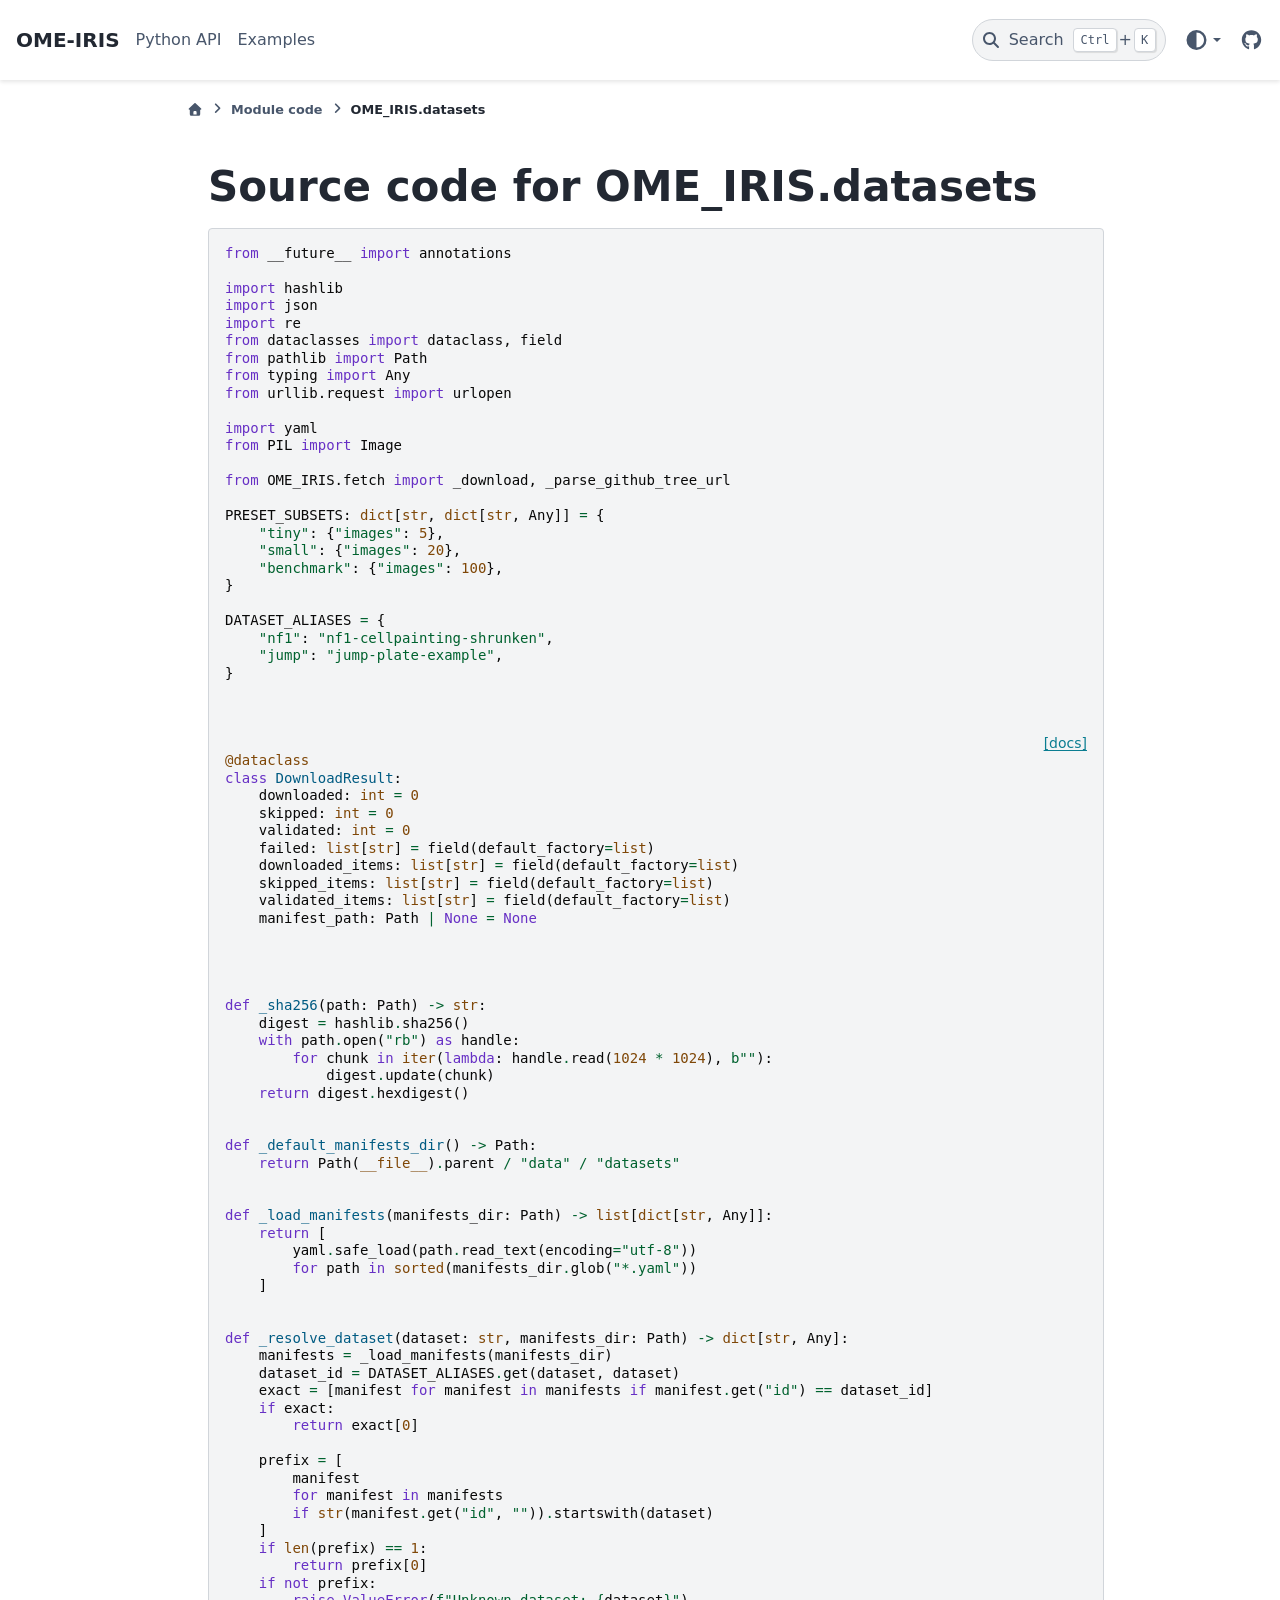
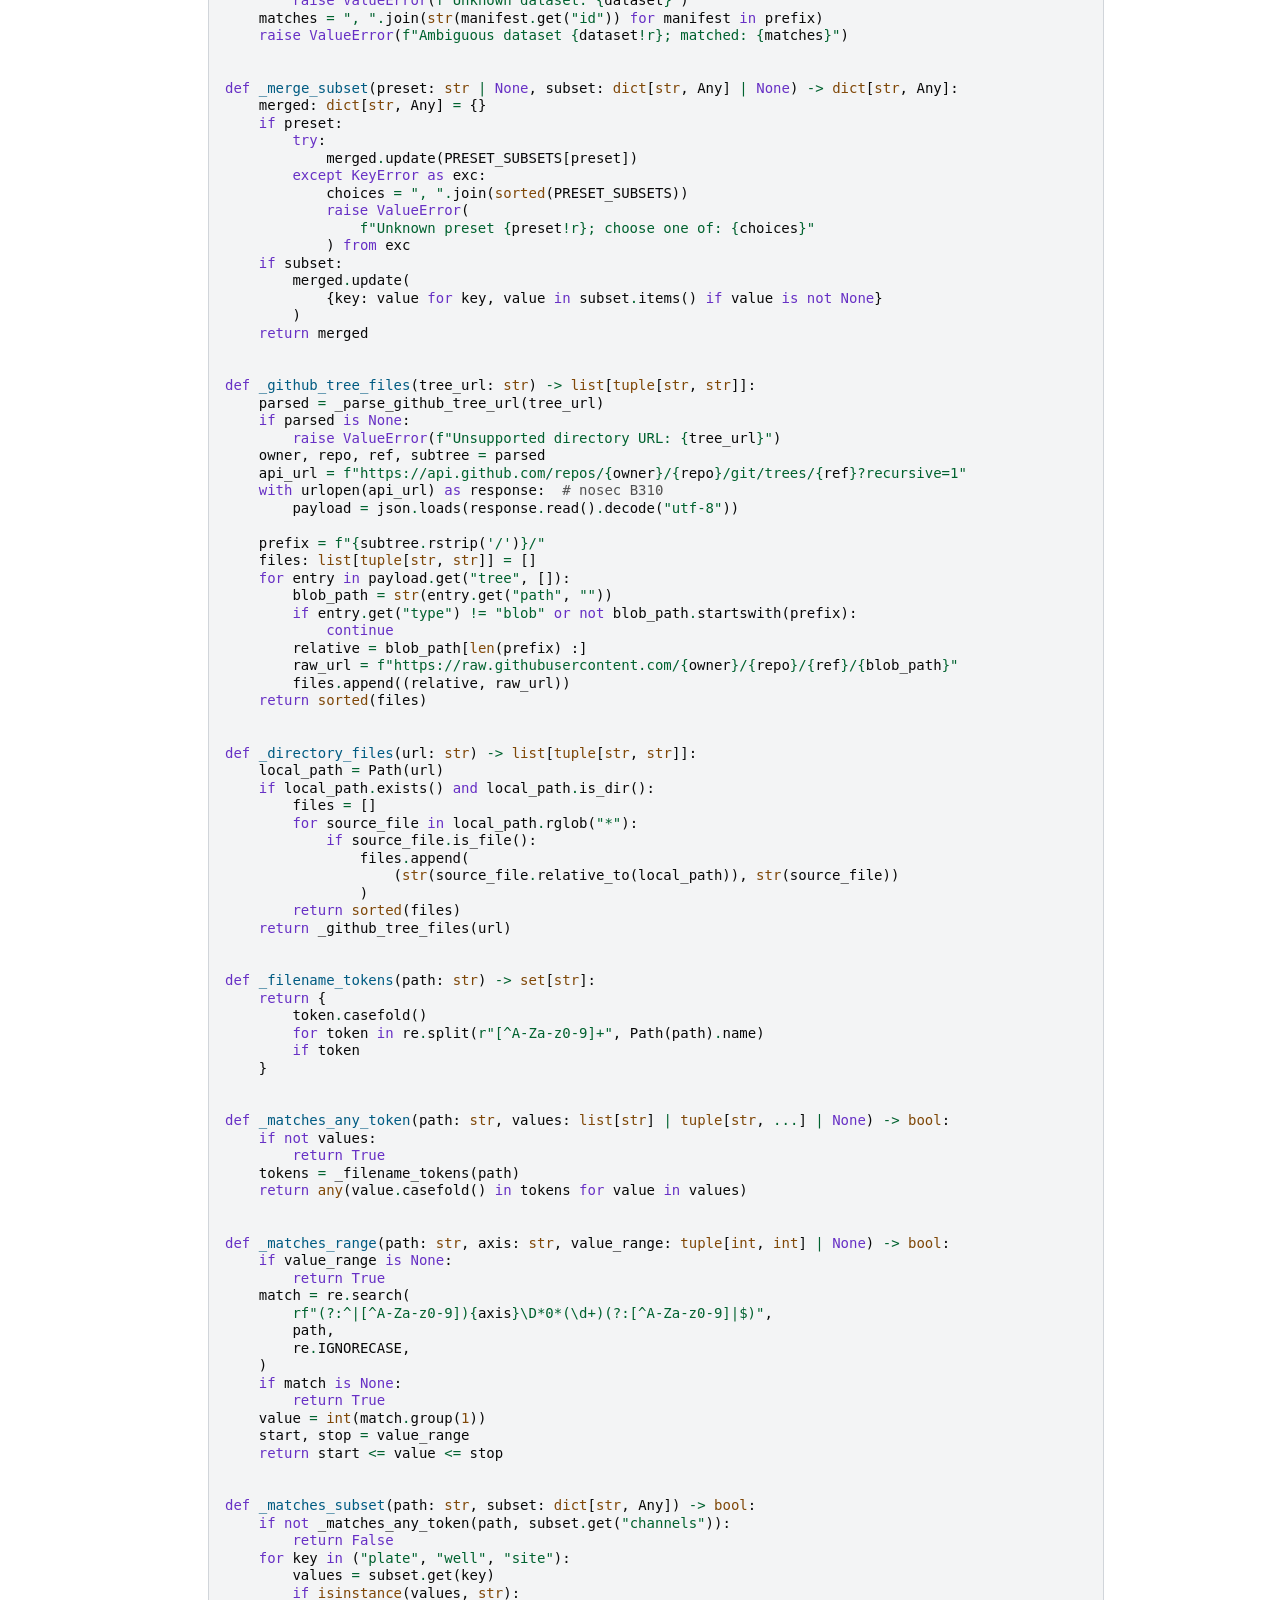
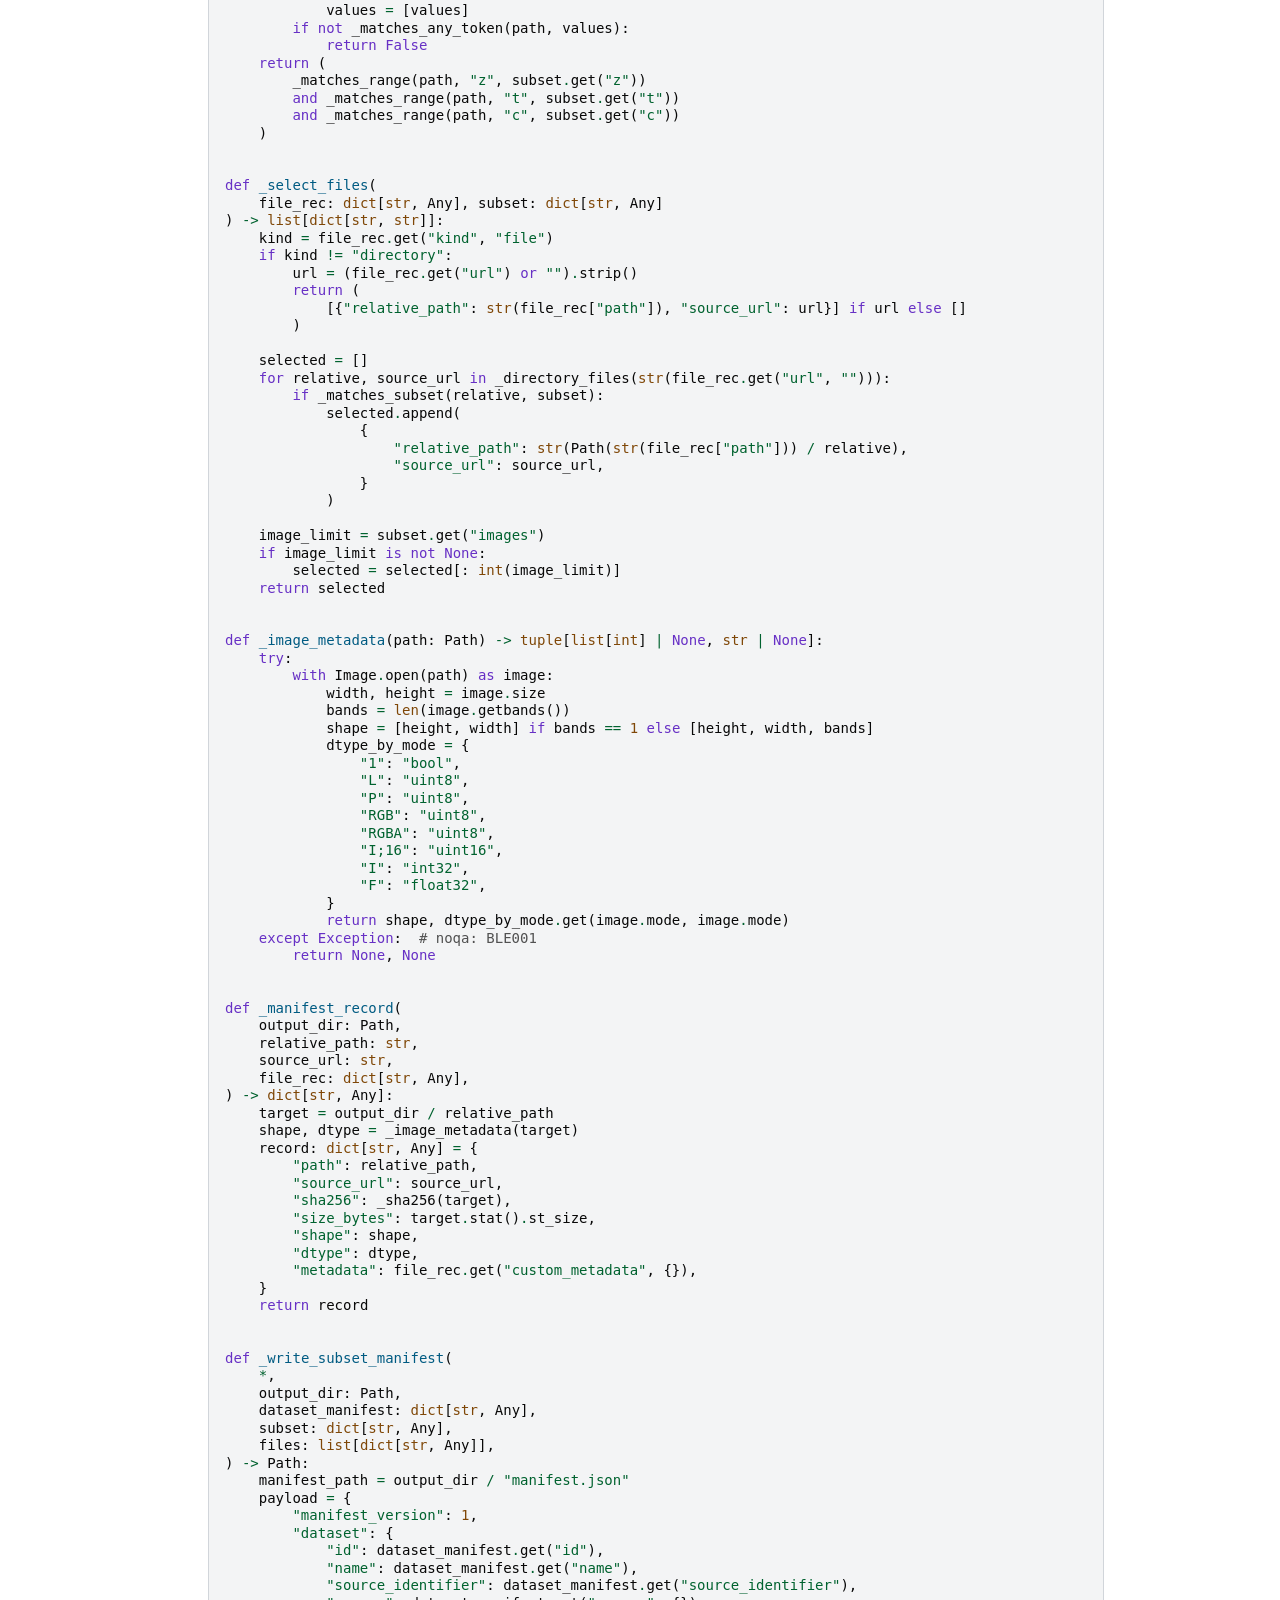
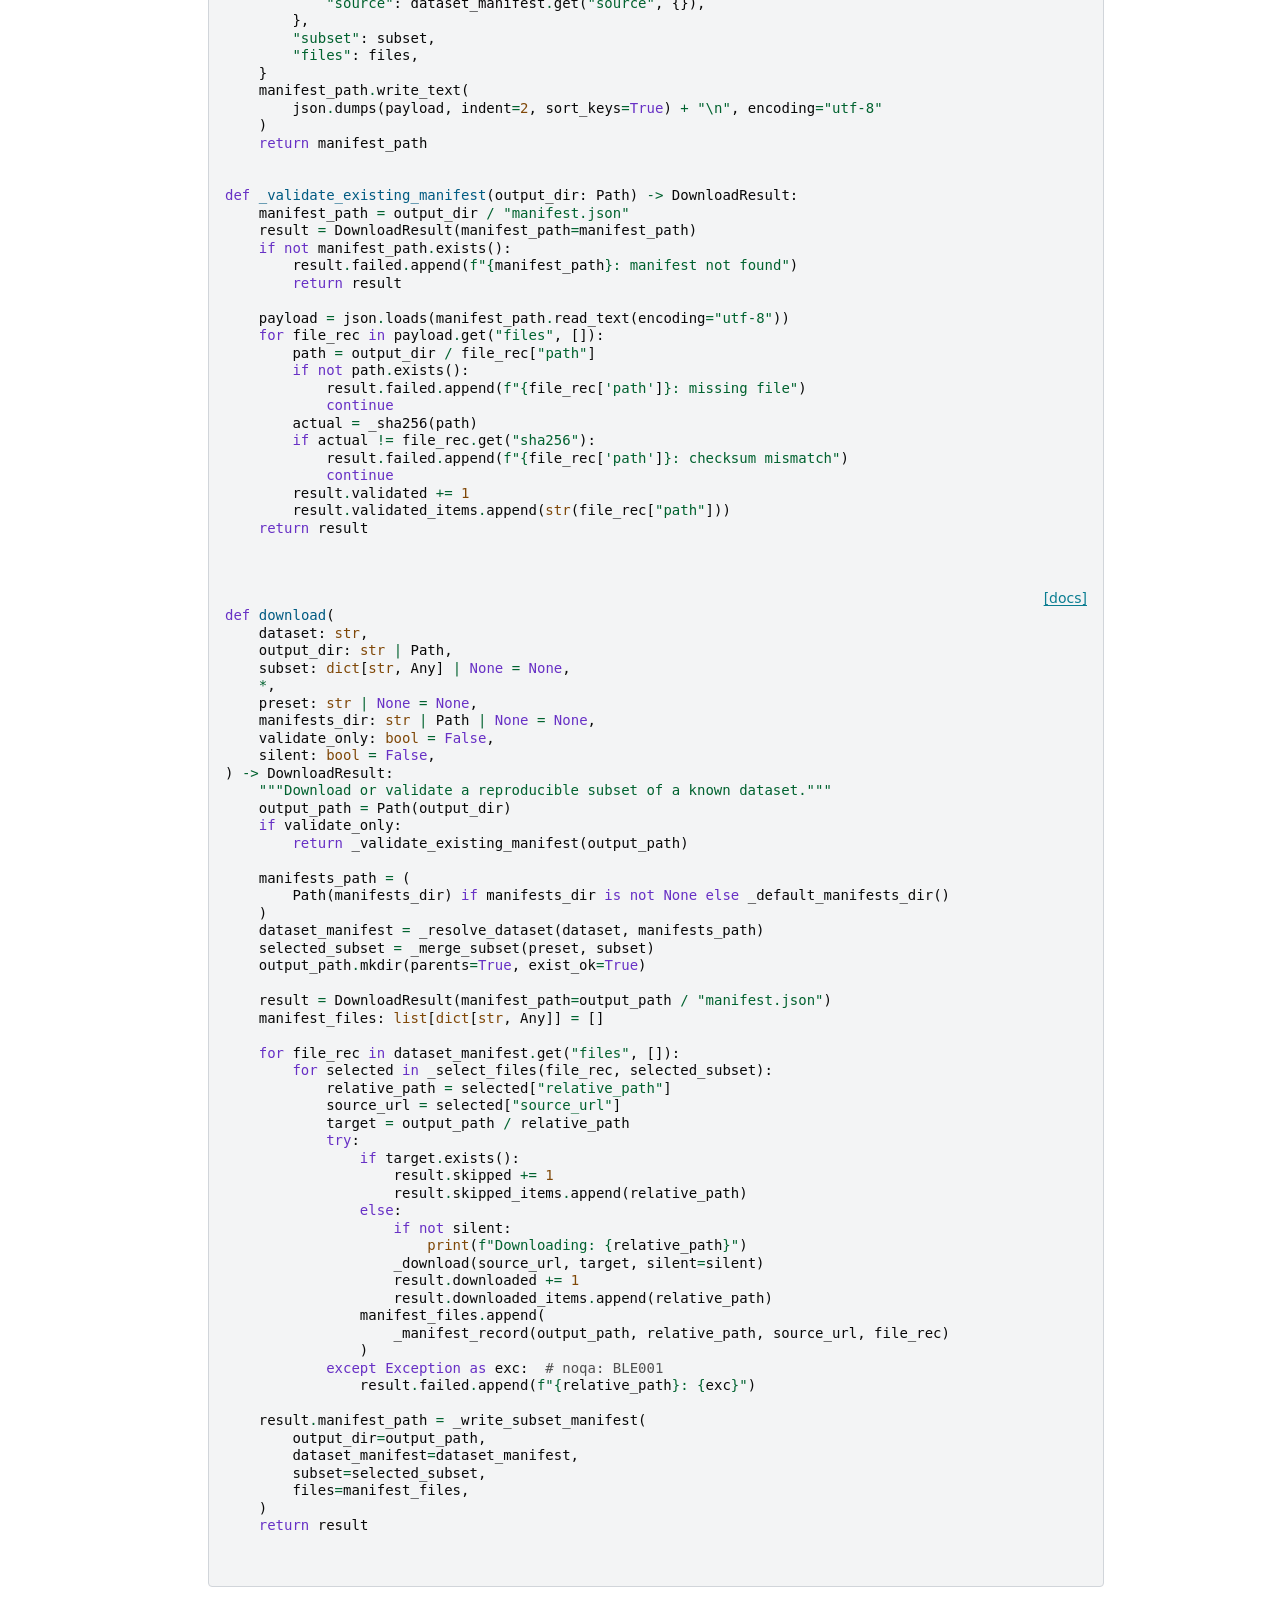
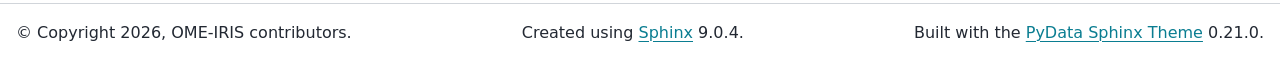
<file: _modules/OME_IRIS/datasets.html>
<!DOCTYPE html>


<html lang="en" data-content_root="../../" >

  <head>
    <meta charset="utf-8" />
    <meta name="viewport" content="width=device-width, initial-scale=1.0" />
    <title>OME_IRIS.datasets &#8212; OME-IRIS  documentation</title>
  
  
  
  <script data-cfasync="false">
    document.documentElement.dataset.mode = localStorage.getItem("mode") || "";
    document.documentElement.dataset.theme = localStorage.getItem("theme") || "";
  </script>
  <!--
    this give us a css class that will be invisible only if js is disabled
  -->
  <noscript>
    <style>
      .pst-js-only { display: none !important; }

    </style>
  </noscript>
  
  <!-- Loaded before other Sphinx assets -->
  <link href="../../_static/styles/theme.css?digest=cb8930eaaf36d9849b67" rel="stylesheet" />
<link href="../../_static/styles/pydata-sphinx-theme.css?digest=cb8930eaaf36d9849b67" rel="stylesheet" />

    <link rel="stylesheet" type="text/css" href="../../_static/pygments.css?v=8f2a1f02" />
    <link rel="stylesheet" type="text/css" href="../../_static/mystnb.11b39860a7a0cbfd473a3ad8a317855267ff0bd372690045ca344a6b62be495e.css" />
    <link rel="stylesheet" type="text/css" href="../../_static/custom.css?v=cc83fd59" />
  
  <!-- So that users can add custom icons -->
  <script defer src="../../_static/scripts/fontawesome.js?digest=cb8930eaaf36d9849b67"></script>
  <!-- Pre-loaded scripts that we'll load fully later -->
  <link rel="preload" as="script" href="../../_static/scripts/bootstrap.js?digest=cb8930eaaf36d9849b67" />
<link rel="preload" as="script" href="../../_static/scripts/pydata-sphinx-theme.js?digest=cb8930eaaf36d9849b67" />

    <script src="../../_static/documentation_options.js?v=5929fcd5"></script>
    <script src="../../_static/doctools.js?v=fd6eb6e6"></script>
    <script src="../../_static/sphinx_highlight.js?v=6ffebe34"></script>
    <script>DOCUMENTATION_OPTIONS.pagename = '_modules/OME_IRIS/datasets';</script>
    <script>DOCUMENTATION_OPTIONS.search_as_you_type = false;</script>
    <link rel="index" title="Index" href="../../genindex.html" />
    <link rel="search" title="Search" href="../../search.html" />
  <meta name="viewport" content="width=device-width, initial-scale=1"/>
  <meta name="docsearch:language" content="en"/>
  <meta name="docsearch:version" content="" />
  
    
    <script src="../../_static/searchtools.js"></script>
    <script src="../../_static/language_data.js"></script>
    <script src="../../searchindex.js"></script>
  
  </head>
  <body data-default-mode="">
  
  
  <div id="pst-skip-link" class="skip-link d-print-none"><a href="#main-content">Skip to main content</a></div>

  
  <div id="pst-scroll-pixel-helper"></div>
  
  <button type="button" class="btn rounded-pill" id="pst-back-to-top">
    <i class="fa-solid fa-arrow-up"></i>Back to top</button>
  
  
  
  
  <dialog id="pst-search-dialog">
    
<form class="bd-search d-flex align-items-center"
      action="../../search.html"
      method="get">
  <i class="fa-solid fa-magnifying-glass"></i>
  <input type="search"
         class="form-control"
         name="q"
         placeholder="Search the docs ..."
         aria-label="Search the docs ..."
         autocomplete="off"
         autocorrect="off"
         autocapitalize="off"
         spellcheck="false"/>
  <span class="search-button__kbd-shortcut"><kbd class="kbd-shortcut__modifier">Ctrl</kbd>+<kbd>K</kbd></span>
</form>
  </dialog>

  <div class="pst-async-banner-revealer d-none">
  <aside id="bd-header-version-warning" class="d-none d-print-none" aria-label="Version warning"></aside>
</div>

  
    <header id="pst-header" class="bd-header navbar navbar-expand-lg bd-navbar d-print-none">
<div class="bd-header__inner bd-page-width">
  <button class="pst-navbar-icon sidebar-toggle primary-toggle" aria-label="Site navigation">
    <span class="fa-solid fa-bars"></span>
  </button>
  
  
  <div class=" navbar-header-items__start">
    
      <div class="navbar-item">

  
    
  

<a class="navbar-brand logo" href="../../index.html">
  
  
  
  
  
  
    <p class="title logo__title">OME-IRIS</p>
  
</a></div>
    
  </div>
  
  <div class=" navbar-header-items">
    
    <div class="me-auto navbar-header-items__center">
      
        <div class="navbar-item">
<nav>
  <ul class="bd-navbar-elements navbar-nav">
    
<li class="nav-item ">
  <a class="nav-link nav-internal" href="../../python-api.html">
    Python API
  </a>
</li>


<li class="nav-item ">
  <a class="nav-link nav-internal" href="../../examples.html">
    Examples
  </a>
</li>

  </ul>
</nav></div>
      
    </div>
    
    
    <div class="navbar-header-items__end">
      
        <div class="navbar-item navbar-persistent--container">
          

<button class="btn search-button-field search-button__button pst-js-only" title="Search" aria-label="Search" data-bs-placement="bottom" data-bs-toggle="tooltip">
 <i class="fa-solid fa-magnifying-glass"></i>
 <span class="search-button__default-text">Search</span>
 <span class="search-button__kbd-shortcut"><kbd class="kbd-shortcut__modifier">Ctrl</kbd>+<kbd class="kbd-shortcut__modifier">K</kbd></span>
</button>
        </div>
      
      
        <div class="navbar-item">

<div class="theme-switch-container dropdown pst-js-only" data-bs-toggle="tooltip" data-bs-placement="bottom" title="Color mode">
  <button class="btn btn-sm nav-link pst-navbar-icon theme-switch-button dropdown-toggle" aria-label="Color mode" data-bs-toggle="dropdown">
    <i class="theme-switch fa-solid fa-sun fa-lg fa-fw" data-mode="light" title="Light"></i>
    <i class="theme-switch fa-solid fa-moon fa-lg fa-fw" data-mode="dark" title="Dark"></i>
    <i class="theme-switch fa-solid fa-circle-half-stroke fa-lg fa-fw" data-mode="auto" title="System Settings"></i>
  </button>
  <ul class="dropdown-menu dropdown-menu-end">
    <li><button class="dropdown-item d-flex align-items-center theme-change-button" data-mode="auto"><i class="fa-solid fa-circle-half-stroke fa-lg fa-fw me-1"></i>System Settings</button></li>
    <li><button class="dropdown-item d-flex align-items-center theme-change-button" data-mode="light"><i class="fa-solid fa-sun fa-lg fa-fw me-1"></i>Light</button></li>
    <li><button class="dropdown-item d-flex align-items-center theme-change-button" data-mode="dark"><i class="fa-solid fa-moon fa-lg fa-fw me-1"></i>Dark</button></li>
  </ul>
</div></div>
      
        <div class="navbar-item"><ul class="navbar-icon-links"
    aria-label="Icon Links">
        <li class="nav-item">
          
          
          
          
          
          
          
          
          <a href="https://github.com/d33bs/OME-IRIS" title="GitHub" class="nav-link pst-navbar-icon" rel="noopener" target="_blank" data-bs-toggle="tooltip" data-bs-placement="bottom"><i class="fa-brands fa-github fa-lg" aria-hidden="true"></i><span class="visually-hidden">GitHub</span></a>
        </li>
</ul></div>
      
    </div>
    
  </div>
  
  
    <div class="navbar-persistent--mobile">

<button class="btn search-button-field search-button__button pst-js-only" title="Search" aria-label="Search" data-bs-placement="bottom" data-bs-toggle="tooltip">
 <i class="fa-solid fa-magnifying-glass"></i>
 <span class="search-button__default-text">Search</span>
 <span class="search-button__kbd-shortcut"><kbd class="kbd-shortcut__modifier">Ctrl</kbd>+<kbd class="kbd-shortcut__modifier">K</kbd></span>
</button>
    </div>
  

  
</div>

    </header>
  

  <div class="bd-container">
    <div class="bd-container__inner bd-page-width">
      
      
      
        
      
      <dialog id="pst-primary-sidebar-modal"></dialog>
      <div id="pst-primary-sidebar" class="bd-sidebar-primary bd-sidebar hide-on-wide">
        

  
  <div class="sidebar-header-items sidebar-primary__section">
    
    
      <div class="sidebar-header-items__center">
        
          
          
            <div class="navbar-item">
<nav>
  <ul class="bd-navbar-elements navbar-nav">
    
<li class="nav-item ">
  <a class="nav-link nav-internal" href="../../python-api.html">
    Python API
  </a>
</li>


<li class="nav-item ">
  <a class="nav-link nav-internal" href="../../examples.html">
    Examples
  </a>
</li>

  </ul>
</nav></div>
          
        
      </div>
    
    
    
      <div class="sidebar-header-items__end">
        
          <div class="navbar-item">

<div class="theme-switch-container dropdown pst-js-only" data-bs-toggle="tooltip" data-bs-placement="bottom" title="Color mode">
  <button class="btn btn-sm nav-link pst-navbar-icon theme-switch-button dropdown-toggle" aria-label="Color mode" data-bs-toggle="dropdown">
    <i class="theme-switch fa-solid fa-sun fa-lg fa-fw" data-mode="light" title="Light"></i>
    <i class="theme-switch fa-solid fa-moon fa-lg fa-fw" data-mode="dark" title="Dark"></i>
    <i class="theme-switch fa-solid fa-circle-half-stroke fa-lg fa-fw" data-mode="auto" title="System Settings"></i>
  </button>
  <ul class="dropdown-menu dropdown-menu-end">
    <li><button class="dropdown-item d-flex align-items-center theme-change-button" data-mode="auto"><i class="fa-solid fa-circle-half-stroke fa-lg fa-fw me-1"></i>System Settings</button></li>
    <li><button class="dropdown-item d-flex align-items-center theme-change-button" data-mode="light"><i class="fa-solid fa-sun fa-lg fa-fw me-1"></i>Light</button></li>
    <li><button class="dropdown-item d-flex align-items-center theme-change-button" data-mode="dark"><i class="fa-solid fa-moon fa-lg fa-fw me-1"></i>Dark</button></li>
  </ul>
</div></div>
        
          <div class="navbar-item"><ul class="navbar-icon-links"
    aria-label="Icon Links">
        <li class="nav-item">
          
          
          
          
          
          
          
          
          <a href="https://github.com/d33bs/OME-IRIS" title="GitHub" class="nav-link pst-navbar-icon" rel="noopener" target="_blank" data-bs-toggle="tooltip" data-bs-placement="bottom"><i class="fa-brands fa-github fa-lg" aria-hidden="true"></i><span class="visually-hidden">GitHub</span></a>
        </li>
</ul></div>
        
      </div>
    
  </div>
  
  
  <div class="sidebar-primary-items__end sidebar-primary__section">
      <div class="sidebar-primary-item">
<div id="ethical-ad-placement"
      class="flat"
      data-ea-publisher="readthedocs"
      data-ea-type="readthedocs-sidebar"
      data-ea-manual="true">
</div></div>
  </div>


      </div>
      
      <main id="main-content" class="bd-main" role="main">
        
        
          <div class="bd-content">
            <div class="bd-article-container">
              
              <div class="bd-header-article d-print-none">
<div class="header-article-items header-article__inner">
  
    <div class="header-article-items__start">
      
        <div class="header-article-item">

<nav aria-label="Breadcrumb" class="d-print-none">
  <ul class="bd-breadcrumbs">
    
    <li class="breadcrumb-item breadcrumb-home">
      <a href="../../index.html" class="nav-link" aria-label="Home">
        <i class="fa-solid fa-home"></i>
      </a>
    </li>
    
    <li class="breadcrumb-item"><a href="../index.html" class="nav-link">Module code</a></li>
    
    <li class="breadcrumb-item active" aria-current="page"><span class="ellipsis">OME_IRIS.datasets</span></li>
  </ul>
</nav>
</div>
      
    </div>
  
  
</div>
</div>
              
              
              
                
<div id="searchbox"></div>
                <article class="bd-article">
                  
  <h1>Source code for OME_IRIS.datasets</h1><div class="highlight"><pre>
<span></span><span class="kn">from</span><span class="w"> </span><span class="nn">__future__</span><span class="w"> </span><span class="kn">import</span> <span class="n">annotations</span>

<span class="kn">import</span><span class="w"> </span><span class="nn">hashlib</span>
<span class="kn">import</span><span class="w"> </span><span class="nn">json</span>
<span class="kn">import</span><span class="w"> </span><span class="nn">re</span>
<span class="kn">from</span><span class="w"> </span><span class="nn">dataclasses</span><span class="w"> </span><span class="kn">import</span> <span class="n">dataclass</span><span class="p">,</span> <span class="n">field</span>
<span class="kn">from</span><span class="w"> </span><span class="nn">pathlib</span><span class="w"> </span><span class="kn">import</span> <span class="n">Path</span>
<span class="kn">from</span><span class="w"> </span><span class="nn">typing</span><span class="w"> </span><span class="kn">import</span> <span class="n">Any</span>
<span class="kn">from</span><span class="w"> </span><span class="nn">urllib.request</span><span class="w"> </span><span class="kn">import</span> <span class="n">urlopen</span>

<span class="kn">import</span><span class="w"> </span><span class="nn">yaml</span>
<span class="kn">from</span><span class="w"> </span><span class="nn">PIL</span><span class="w"> </span><span class="kn">import</span> <span class="n">Image</span>

<span class="kn">from</span><span class="w"> </span><span class="nn">OME_IRIS.fetch</span><span class="w"> </span><span class="kn">import</span> <span class="n">_download</span><span class="p">,</span> <span class="n">_parse_github_tree_url</span>

<span class="n">PRESET_SUBSETS</span><span class="p">:</span> <span class="nb">dict</span><span class="p">[</span><span class="nb">str</span><span class="p">,</span> <span class="nb">dict</span><span class="p">[</span><span class="nb">str</span><span class="p">,</span> <span class="n">Any</span><span class="p">]]</span> <span class="o">=</span> <span class="p">{</span>
    <span class="s2">&quot;tiny&quot;</span><span class="p">:</span> <span class="p">{</span><span class="s2">&quot;images&quot;</span><span class="p">:</span> <span class="mi">5</span><span class="p">},</span>
    <span class="s2">&quot;small&quot;</span><span class="p">:</span> <span class="p">{</span><span class="s2">&quot;images&quot;</span><span class="p">:</span> <span class="mi">20</span><span class="p">},</span>
    <span class="s2">&quot;benchmark&quot;</span><span class="p">:</span> <span class="p">{</span><span class="s2">&quot;images&quot;</span><span class="p">:</span> <span class="mi">100</span><span class="p">},</span>
<span class="p">}</span>

<span class="n">DATASET_ALIASES</span> <span class="o">=</span> <span class="p">{</span>
    <span class="s2">&quot;nf1&quot;</span><span class="p">:</span> <span class="s2">&quot;nf1-cellpainting-shrunken&quot;</span><span class="p">,</span>
    <span class="s2">&quot;jump&quot;</span><span class="p">:</span> <span class="s2">&quot;jump-plate-example&quot;</span><span class="p">,</span>
<span class="p">}</span>


<div class="viewcode-block" id="DownloadResult">
<a class="viewcode-back" href="../../python-api.html#OME_IRIS.datasets.DownloadResult">[docs]</a>
<span class="nd">@dataclass</span>
<span class="k">class</span><span class="w"> </span><span class="nc">DownloadResult</span><span class="p">:</span>
    <span class="n">downloaded</span><span class="p">:</span> <span class="nb">int</span> <span class="o">=</span> <span class="mi">0</span>
    <span class="n">skipped</span><span class="p">:</span> <span class="nb">int</span> <span class="o">=</span> <span class="mi">0</span>
    <span class="n">validated</span><span class="p">:</span> <span class="nb">int</span> <span class="o">=</span> <span class="mi">0</span>
    <span class="n">failed</span><span class="p">:</span> <span class="nb">list</span><span class="p">[</span><span class="nb">str</span><span class="p">]</span> <span class="o">=</span> <span class="n">field</span><span class="p">(</span><span class="n">default_factory</span><span class="o">=</span><span class="nb">list</span><span class="p">)</span>
    <span class="n">downloaded_items</span><span class="p">:</span> <span class="nb">list</span><span class="p">[</span><span class="nb">str</span><span class="p">]</span> <span class="o">=</span> <span class="n">field</span><span class="p">(</span><span class="n">default_factory</span><span class="o">=</span><span class="nb">list</span><span class="p">)</span>
    <span class="n">skipped_items</span><span class="p">:</span> <span class="nb">list</span><span class="p">[</span><span class="nb">str</span><span class="p">]</span> <span class="o">=</span> <span class="n">field</span><span class="p">(</span><span class="n">default_factory</span><span class="o">=</span><span class="nb">list</span><span class="p">)</span>
    <span class="n">validated_items</span><span class="p">:</span> <span class="nb">list</span><span class="p">[</span><span class="nb">str</span><span class="p">]</span> <span class="o">=</span> <span class="n">field</span><span class="p">(</span><span class="n">default_factory</span><span class="o">=</span><span class="nb">list</span><span class="p">)</span>
    <span class="n">manifest_path</span><span class="p">:</span> <span class="n">Path</span> <span class="o">|</span> <span class="kc">None</span> <span class="o">=</span> <span class="kc">None</span></div>



<span class="k">def</span><span class="w"> </span><span class="nf">_sha256</span><span class="p">(</span><span class="n">path</span><span class="p">:</span> <span class="n">Path</span><span class="p">)</span> <span class="o">-&gt;</span> <span class="nb">str</span><span class="p">:</span>
    <span class="n">digest</span> <span class="o">=</span> <span class="n">hashlib</span><span class="o">.</span><span class="n">sha256</span><span class="p">()</span>
    <span class="k">with</span> <span class="n">path</span><span class="o">.</span><span class="n">open</span><span class="p">(</span><span class="s2">&quot;rb&quot;</span><span class="p">)</span> <span class="k">as</span> <span class="n">handle</span><span class="p">:</span>
        <span class="k">for</span> <span class="n">chunk</span> <span class="ow">in</span> <span class="nb">iter</span><span class="p">(</span><span class="k">lambda</span><span class="p">:</span> <span class="n">handle</span><span class="o">.</span><span class="n">read</span><span class="p">(</span><span class="mi">1024</span> <span class="o">*</span> <span class="mi">1024</span><span class="p">),</span> <span class="sa">b</span><span class="s2">&quot;&quot;</span><span class="p">):</span>
            <span class="n">digest</span><span class="o">.</span><span class="n">update</span><span class="p">(</span><span class="n">chunk</span><span class="p">)</span>
    <span class="k">return</span> <span class="n">digest</span><span class="o">.</span><span class="n">hexdigest</span><span class="p">()</span>


<span class="k">def</span><span class="w"> </span><span class="nf">_default_manifests_dir</span><span class="p">()</span> <span class="o">-&gt;</span> <span class="n">Path</span><span class="p">:</span>
    <span class="k">return</span> <span class="n">Path</span><span class="p">(</span><span class="vm">__file__</span><span class="p">)</span><span class="o">.</span><span class="n">parent</span> <span class="o">/</span> <span class="s2">&quot;data&quot;</span> <span class="o">/</span> <span class="s2">&quot;datasets&quot;</span>


<span class="k">def</span><span class="w"> </span><span class="nf">_load_manifests</span><span class="p">(</span><span class="n">manifests_dir</span><span class="p">:</span> <span class="n">Path</span><span class="p">)</span> <span class="o">-&gt;</span> <span class="nb">list</span><span class="p">[</span><span class="nb">dict</span><span class="p">[</span><span class="nb">str</span><span class="p">,</span> <span class="n">Any</span><span class="p">]]:</span>
    <span class="k">return</span> <span class="p">[</span>
        <span class="n">yaml</span><span class="o">.</span><span class="n">safe_load</span><span class="p">(</span><span class="n">path</span><span class="o">.</span><span class="n">read_text</span><span class="p">(</span><span class="n">encoding</span><span class="o">=</span><span class="s2">&quot;utf-8&quot;</span><span class="p">))</span>
        <span class="k">for</span> <span class="n">path</span> <span class="ow">in</span> <span class="nb">sorted</span><span class="p">(</span><span class="n">manifests_dir</span><span class="o">.</span><span class="n">glob</span><span class="p">(</span><span class="s2">&quot;*.yaml&quot;</span><span class="p">))</span>
    <span class="p">]</span>


<span class="k">def</span><span class="w"> </span><span class="nf">_resolve_dataset</span><span class="p">(</span><span class="n">dataset</span><span class="p">:</span> <span class="nb">str</span><span class="p">,</span> <span class="n">manifests_dir</span><span class="p">:</span> <span class="n">Path</span><span class="p">)</span> <span class="o">-&gt;</span> <span class="nb">dict</span><span class="p">[</span><span class="nb">str</span><span class="p">,</span> <span class="n">Any</span><span class="p">]:</span>
    <span class="n">manifests</span> <span class="o">=</span> <span class="n">_load_manifests</span><span class="p">(</span><span class="n">manifests_dir</span><span class="p">)</span>
    <span class="n">dataset_id</span> <span class="o">=</span> <span class="n">DATASET_ALIASES</span><span class="o">.</span><span class="n">get</span><span class="p">(</span><span class="n">dataset</span><span class="p">,</span> <span class="n">dataset</span><span class="p">)</span>
    <span class="n">exact</span> <span class="o">=</span> <span class="p">[</span><span class="n">manifest</span> <span class="k">for</span> <span class="n">manifest</span> <span class="ow">in</span> <span class="n">manifests</span> <span class="k">if</span> <span class="n">manifest</span><span class="o">.</span><span class="n">get</span><span class="p">(</span><span class="s2">&quot;id&quot;</span><span class="p">)</span> <span class="o">==</span> <span class="n">dataset_id</span><span class="p">]</span>
    <span class="k">if</span> <span class="n">exact</span><span class="p">:</span>
        <span class="k">return</span> <span class="n">exact</span><span class="p">[</span><span class="mi">0</span><span class="p">]</span>

    <span class="n">prefix</span> <span class="o">=</span> <span class="p">[</span>
        <span class="n">manifest</span>
        <span class="k">for</span> <span class="n">manifest</span> <span class="ow">in</span> <span class="n">manifests</span>
        <span class="k">if</span> <span class="nb">str</span><span class="p">(</span><span class="n">manifest</span><span class="o">.</span><span class="n">get</span><span class="p">(</span><span class="s2">&quot;id&quot;</span><span class="p">,</span> <span class="s2">&quot;&quot;</span><span class="p">))</span><span class="o">.</span><span class="n">startswith</span><span class="p">(</span><span class="n">dataset</span><span class="p">)</span>
    <span class="p">]</span>
    <span class="k">if</span> <span class="nb">len</span><span class="p">(</span><span class="n">prefix</span><span class="p">)</span> <span class="o">==</span> <span class="mi">1</span><span class="p">:</span>
        <span class="k">return</span> <span class="n">prefix</span><span class="p">[</span><span class="mi">0</span><span class="p">]</span>
    <span class="k">if</span> <span class="ow">not</span> <span class="n">prefix</span><span class="p">:</span>
        <span class="k">raise</span> <span class="ne">ValueError</span><span class="p">(</span><span class="sa">f</span><span class="s2">&quot;Unknown dataset: </span><span class="si">{</span><span class="n">dataset</span><span class="si">}</span><span class="s2">&quot;</span><span class="p">)</span>
    <span class="n">matches</span> <span class="o">=</span> <span class="s2">&quot;, &quot;</span><span class="o">.</span><span class="n">join</span><span class="p">(</span><span class="nb">str</span><span class="p">(</span><span class="n">manifest</span><span class="o">.</span><span class="n">get</span><span class="p">(</span><span class="s2">&quot;id&quot;</span><span class="p">))</span> <span class="k">for</span> <span class="n">manifest</span> <span class="ow">in</span> <span class="n">prefix</span><span class="p">)</span>
    <span class="k">raise</span> <span class="ne">ValueError</span><span class="p">(</span><span class="sa">f</span><span class="s2">&quot;Ambiguous dataset </span><span class="si">{</span><span class="n">dataset</span><span class="si">!r}</span><span class="s2">; matched: </span><span class="si">{</span><span class="n">matches</span><span class="si">}</span><span class="s2">&quot;</span><span class="p">)</span>


<span class="k">def</span><span class="w"> </span><span class="nf">_merge_subset</span><span class="p">(</span><span class="n">preset</span><span class="p">:</span> <span class="nb">str</span> <span class="o">|</span> <span class="kc">None</span><span class="p">,</span> <span class="n">subset</span><span class="p">:</span> <span class="nb">dict</span><span class="p">[</span><span class="nb">str</span><span class="p">,</span> <span class="n">Any</span><span class="p">]</span> <span class="o">|</span> <span class="kc">None</span><span class="p">)</span> <span class="o">-&gt;</span> <span class="nb">dict</span><span class="p">[</span><span class="nb">str</span><span class="p">,</span> <span class="n">Any</span><span class="p">]:</span>
    <span class="n">merged</span><span class="p">:</span> <span class="nb">dict</span><span class="p">[</span><span class="nb">str</span><span class="p">,</span> <span class="n">Any</span><span class="p">]</span> <span class="o">=</span> <span class="p">{}</span>
    <span class="k">if</span> <span class="n">preset</span><span class="p">:</span>
        <span class="k">try</span><span class="p">:</span>
            <span class="n">merged</span><span class="o">.</span><span class="n">update</span><span class="p">(</span><span class="n">PRESET_SUBSETS</span><span class="p">[</span><span class="n">preset</span><span class="p">])</span>
        <span class="k">except</span> <span class="ne">KeyError</span> <span class="k">as</span> <span class="n">exc</span><span class="p">:</span>
            <span class="n">choices</span> <span class="o">=</span> <span class="s2">&quot;, &quot;</span><span class="o">.</span><span class="n">join</span><span class="p">(</span><span class="nb">sorted</span><span class="p">(</span><span class="n">PRESET_SUBSETS</span><span class="p">))</span>
            <span class="k">raise</span> <span class="ne">ValueError</span><span class="p">(</span>
                <span class="sa">f</span><span class="s2">&quot;Unknown preset </span><span class="si">{</span><span class="n">preset</span><span class="si">!r}</span><span class="s2">; choose one of: </span><span class="si">{</span><span class="n">choices</span><span class="si">}</span><span class="s2">&quot;</span>
            <span class="p">)</span> <span class="kn">from</span><span class="w"> </span><span class="nn">exc</span>
    <span class="k">if</span> <span class="n">subset</span><span class="p">:</span>
        <span class="n">merged</span><span class="o">.</span><span class="n">update</span><span class="p">(</span>
            <span class="p">{</span><span class="n">key</span><span class="p">:</span> <span class="n">value</span> <span class="k">for</span> <span class="n">key</span><span class="p">,</span> <span class="n">value</span> <span class="ow">in</span> <span class="n">subset</span><span class="o">.</span><span class="n">items</span><span class="p">()</span> <span class="k">if</span> <span class="n">value</span> <span class="ow">is</span> <span class="ow">not</span> <span class="kc">None</span><span class="p">}</span>
        <span class="p">)</span>
    <span class="k">return</span> <span class="n">merged</span>


<span class="k">def</span><span class="w"> </span><span class="nf">_github_tree_files</span><span class="p">(</span><span class="n">tree_url</span><span class="p">:</span> <span class="nb">str</span><span class="p">)</span> <span class="o">-&gt;</span> <span class="nb">list</span><span class="p">[</span><span class="nb">tuple</span><span class="p">[</span><span class="nb">str</span><span class="p">,</span> <span class="nb">str</span><span class="p">]]:</span>
    <span class="n">parsed</span> <span class="o">=</span> <span class="n">_parse_github_tree_url</span><span class="p">(</span><span class="n">tree_url</span><span class="p">)</span>
    <span class="k">if</span> <span class="n">parsed</span> <span class="ow">is</span> <span class="kc">None</span><span class="p">:</span>
        <span class="k">raise</span> <span class="ne">ValueError</span><span class="p">(</span><span class="sa">f</span><span class="s2">&quot;Unsupported directory URL: </span><span class="si">{</span><span class="n">tree_url</span><span class="si">}</span><span class="s2">&quot;</span><span class="p">)</span>
    <span class="n">owner</span><span class="p">,</span> <span class="n">repo</span><span class="p">,</span> <span class="n">ref</span><span class="p">,</span> <span class="n">subtree</span> <span class="o">=</span> <span class="n">parsed</span>
    <span class="n">api_url</span> <span class="o">=</span> <span class="sa">f</span><span class="s2">&quot;https://api.github.com/repos/</span><span class="si">{</span><span class="n">owner</span><span class="si">}</span><span class="s2">/</span><span class="si">{</span><span class="n">repo</span><span class="si">}</span><span class="s2">/git/trees/</span><span class="si">{</span><span class="n">ref</span><span class="si">}</span><span class="s2">?recursive=1&quot;</span>
    <span class="k">with</span> <span class="n">urlopen</span><span class="p">(</span><span class="n">api_url</span><span class="p">)</span> <span class="k">as</span> <span class="n">response</span><span class="p">:</span>  <span class="c1"># nosec B310</span>
        <span class="n">payload</span> <span class="o">=</span> <span class="n">json</span><span class="o">.</span><span class="n">loads</span><span class="p">(</span><span class="n">response</span><span class="o">.</span><span class="n">read</span><span class="p">()</span><span class="o">.</span><span class="n">decode</span><span class="p">(</span><span class="s2">&quot;utf-8&quot;</span><span class="p">))</span>

    <span class="n">prefix</span> <span class="o">=</span> <span class="sa">f</span><span class="s2">&quot;</span><span class="si">{</span><span class="n">subtree</span><span class="o">.</span><span class="n">rstrip</span><span class="p">(</span><span class="s1">&#39;/&#39;</span><span class="p">)</span><span class="si">}</span><span class="s2">/&quot;</span>
    <span class="n">files</span><span class="p">:</span> <span class="nb">list</span><span class="p">[</span><span class="nb">tuple</span><span class="p">[</span><span class="nb">str</span><span class="p">,</span> <span class="nb">str</span><span class="p">]]</span> <span class="o">=</span> <span class="p">[]</span>
    <span class="k">for</span> <span class="n">entry</span> <span class="ow">in</span> <span class="n">payload</span><span class="o">.</span><span class="n">get</span><span class="p">(</span><span class="s2">&quot;tree&quot;</span><span class="p">,</span> <span class="p">[]):</span>
        <span class="n">blob_path</span> <span class="o">=</span> <span class="nb">str</span><span class="p">(</span><span class="n">entry</span><span class="o">.</span><span class="n">get</span><span class="p">(</span><span class="s2">&quot;path&quot;</span><span class="p">,</span> <span class="s2">&quot;&quot;</span><span class="p">))</span>
        <span class="k">if</span> <span class="n">entry</span><span class="o">.</span><span class="n">get</span><span class="p">(</span><span class="s2">&quot;type&quot;</span><span class="p">)</span> <span class="o">!=</span> <span class="s2">&quot;blob&quot;</span> <span class="ow">or</span> <span class="ow">not</span> <span class="n">blob_path</span><span class="o">.</span><span class="n">startswith</span><span class="p">(</span><span class="n">prefix</span><span class="p">):</span>
            <span class="k">continue</span>
        <span class="n">relative</span> <span class="o">=</span> <span class="n">blob_path</span><span class="p">[</span><span class="nb">len</span><span class="p">(</span><span class="n">prefix</span><span class="p">)</span> <span class="p">:]</span>
        <span class="n">raw_url</span> <span class="o">=</span> <span class="sa">f</span><span class="s2">&quot;https://raw.githubusercontent.com/</span><span class="si">{</span><span class="n">owner</span><span class="si">}</span><span class="s2">/</span><span class="si">{</span><span class="n">repo</span><span class="si">}</span><span class="s2">/</span><span class="si">{</span><span class="n">ref</span><span class="si">}</span><span class="s2">/</span><span class="si">{</span><span class="n">blob_path</span><span class="si">}</span><span class="s2">&quot;</span>
        <span class="n">files</span><span class="o">.</span><span class="n">append</span><span class="p">((</span><span class="n">relative</span><span class="p">,</span> <span class="n">raw_url</span><span class="p">))</span>
    <span class="k">return</span> <span class="nb">sorted</span><span class="p">(</span><span class="n">files</span><span class="p">)</span>


<span class="k">def</span><span class="w"> </span><span class="nf">_directory_files</span><span class="p">(</span><span class="n">url</span><span class="p">:</span> <span class="nb">str</span><span class="p">)</span> <span class="o">-&gt;</span> <span class="nb">list</span><span class="p">[</span><span class="nb">tuple</span><span class="p">[</span><span class="nb">str</span><span class="p">,</span> <span class="nb">str</span><span class="p">]]:</span>
    <span class="n">local_path</span> <span class="o">=</span> <span class="n">Path</span><span class="p">(</span><span class="n">url</span><span class="p">)</span>
    <span class="k">if</span> <span class="n">local_path</span><span class="o">.</span><span class="n">exists</span><span class="p">()</span> <span class="ow">and</span> <span class="n">local_path</span><span class="o">.</span><span class="n">is_dir</span><span class="p">():</span>
        <span class="n">files</span> <span class="o">=</span> <span class="p">[]</span>
        <span class="k">for</span> <span class="n">source_file</span> <span class="ow">in</span> <span class="n">local_path</span><span class="o">.</span><span class="n">rglob</span><span class="p">(</span><span class="s2">&quot;*&quot;</span><span class="p">):</span>
            <span class="k">if</span> <span class="n">source_file</span><span class="o">.</span><span class="n">is_file</span><span class="p">():</span>
                <span class="n">files</span><span class="o">.</span><span class="n">append</span><span class="p">(</span>
                    <span class="p">(</span><span class="nb">str</span><span class="p">(</span><span class="n">source_file</span><span class="o">.</span><span class="n">relative_to</span><span class="p">(</span><span class="n">local_path</span><span class="p">)),</span> <span class="nb">str</span><span class="p">(</span><span class="n">source_file</span><span class="p">))</span>
                <span class="p">)</span>
        <span class="k">return</span> <span class="nb">sorted</span><span class="p">(</span><span class="n">files</span><span class="p">)</span>
    <span class="k">return</span> <span class="n">_github_tree_files</span><span class="p">(</span><span class="n">url</span><span class="p">)</span>


<span class="k">def</span><span class="w"> </span><span class="nf">_filename_tokens</span><span class="p">(</span><span class="n">path</span><span class="p">:</span> <span class="nb">str</span><span class="p">)</span> <span class="o">-&gt;</span> <span class="nb">set</span><span class="p">[</span><span class="nb">str</span><span class="p">]:</span>
    <span class="k">return</span> <span class="p">{</span>
        <span class="n">token</span><span class="o">.</span><span class="n">casefold</span><span class="p">()</span>
        <span class="k">for</span> <span class="n">token</span> <span class="ow">in</span> <span class="n">re</span><span class="o">.</span><span class="n">split</span><span class="p">(</span><span class="sa">r</span><span class="s2">&quot;[^A-Za-z0-9]+&quot;</span><span class="p">,</span> <span class="n">Path</span><span class="p">(</span><span class="n">path</span><span class="p">)</span><span class="o">.</span><span class="n">name</span><span class="p">)</span>
        <span class="k">if</span> <span class="n">token</span>
    <span class="p">}</span>


<span class="k">def</span><span class="w"> </span><span class="nf">_matches_any_token</span><span class="p">(</span><span class="n">path</span><span class="p">:</span> <span class="nb">str</span><span class="p">,</span> <span class="n">values</span><span class="p">:</span> <span class="nb">list</span><span class="p">[</span><span class="nb">str</span><span class="p">]</span> <span class="o">|</span> <span class="nb">tuple</span><span class="p">[</span><span class="nb">str</span><span class="p">,</span> <span class="o">...</span><span class="p">]</span> <span class="o">|</span> <span class="kc">None</span><span class="p">)</span> <span class="o">-&gt;</span> <span class="nb">bool</span><span class="p">:</span>
    <span class="k">if</span> <span class="ow">not</span> <span class="n">values</span><span class="p">:</span>
        <span class="k">return</span> <span class="kc">True</span>
    <span class="n">tokens</span> <span class="o">=</span> <span class="n">_filename_tokens</span><span class="p">(</span><span class="n">path</span><span class="p">)</span>
    <span class="k">return</span> <span class="nb">any</span><span class="p">(</span><span class="n">value</span><span class="o">.</span><span class="n">casefold</span><span class="p">()</span> <span class="ow">in</span> <span class="n">tokens</span> <span class="k">for</span> <span class="n">value</span> <span class="ow">in</span> <span class="n">values</span><span class="p">)</span>


<span class="k">def</span><span class="w"> </span><span class="nf">_matches_range</span><span class="p">(</span><span class="n">path</span><span class="p">:</span> <span class="nb">str</span><span class="p">,</span> <span class="n">axis</span><span class="p">:</span> <span class="nb">str</span><span class="p">,</span> <span class="n">value_range</span><span class="p">:</span> <span class="nb">tuple</span><span class="p">[</span><span class="nb">int</span><span class="p">,</span> <span class="nb">int</span><span class="p">]</span> <span class="o">|</span> <span class="kc">None</span><span class="p">)</span> <span class="o">-&gt;</span> <span class="nb">bool</span><span class="p">:</span>
    <span class="k">if</span> <span class="n">value_range</span> <span class="ow">is</span> <span class="kc">None</span><span class="p">:</span>
        <span class="k">return</span> <span class="kc">True</span>
    <span class="n">match</span> <span class="o">=</span> <span class="n">re</span><span class="o">.</span><span class="n">search</span><span class="p">(</span>
        <span class="sa">rf</span><span class="s2">&quot;(?:^|[^A-Za-z0-9])</span><span class="si">{</span><span class="n">axis</span><span class="si">}</span><span class="s2">\D*0*(\d+)(?:[^A-Za-z0-9]|$)&quot;</span><span class="p">,</span>
        <span class="n">path</span><span class="p">,</span>
        <span class="n">re</span><span class="o">.</span><span class="n">IGNORECASE</span><span class="p">,</span>
    <span class="p">)</span>
    <span class="k">if</span> <span class="n">match</span> <span class="ow">is</span> <span class="kc">None</span><span class="p">:</span>
        <span class="k">return</span> <span class="kc">True</span>
    <span class="n">value</span> <span class="o">=</span> <span class="nb">int</span><span class="p">(</span><span class="n">match</span><span class="o">.</span><span class="n">group</span><span class="p">(</span><span class="mi">1</span><span class="p">))</span>
    <span class="n">start</span><span class="p">,</span> <span class="n">stop</span> <span class="o">=</span> <span class="n">value_range</span>
    <span class="k">return</span> <span class="n">start</span> <span class="o">&lt;=</span> <span class="n">value</span> <span class="o">&lt;=</span> <span class="n">stop</span>


<span class="k">def</span><span class="w"> </span><span class="nf">_matches_subset</span><span class="p">(</span><span class="n">path</span><span class="p">:</span> <span class="nb">str</span><span class="p">,</span> <span class="n">subset</span><span class="p">:</span> <span class="nb">dict</span><span class="p">[</span><span class="nb">str</span><span class="p">,</span> <span class="n">Any</span><span class="p">])</span> <span class="o">-&gt;</span> <span class="nb">bool</span><span class="p">:</span>
    <span class="k">if</span> <span class="ow">not</span> <span class="n">_matches_any_token</span><span class="p">(</span><span class="n">path</span><span class="p">,</span> <span class="n">subset</span><span class="o">.</span><span class="n">get</span><span class="p">(</span><span class="s2">&quot;channels&quot;</span><span class="p">)):</span>
        <span class="k">return</span> <span class="kc">False</span>
    <span class="k">for</span> <span class="n">key</span> <span class="ow">in</span> <span class="p">(</span><span class="s2">&quot;plate&quot;</span><span class="p">,</span> <span class="s2">&quot;well&quot;</span><span class="p">,</span> <span class="s2">&quot;site&quot;</span><span class="p">):</span>
        <span class="n">values</span> <span class="o">=</span> <span class="n">subset</span><span class="o">.</span><span class="n">get</span><span class="p">(</span><span class="n">key</span><span class="p">)</span>
        <span class="k">if</span> <span class="nb">isinstance</span><span class="p">(</span><span class="n">values</span><span class="p">,</span> <span class="nb">str</span><span class="p">):</span>
            <span class="n">values</span> <span class="o">=</span> <span class="p">[</span><span class="n">values</span><span class="p">]</span>
        <span class="k">if</span> <span class="ow">not</span> <span class="n">_matches_any_token</span><span class="p">(</span><span class="n">path</span><span class="p">,</span> <span class="n">values</span><span class="p">):</span>
            <span class="k">return</span> <span class="kc">False</span>
    <span class="k">return</span> <span class="p">(</span>
        <span class="n">_matches_range</span><span class="p">(</span><span class="n">path</span><span class="p">,</span> <span class="s2">&quot;z&quot;</span><span class="p">,</span> <span class="n">subset</span><span class="o">.</span><span class="n">get</span><span class="p">(</span><span class="s2">&quot;z&quot;</span><span class="p">))</span>
        <span class="ow">and</span> <span class="n">_matches_range</span><span class="p">(</span><span class="n">path</span><span class="p">,</span> <span class="s2">&quot;t&quot;</span><span class="p">,</span> <span class="n">subset</span><span class="o">.</span><span class="n">get</span><span class="p">(</span><span class="s2">&quot;t&quot;</span><span class="p">))</span>
        <span class="ow">and</span> <span class="n">_matches_range</span><span class="p">(</span><span class="n">path</span><span class="p">,</span> <span class="s2">&quot;c&quot;</span><span class="p">,</span> <span class="n">subset</span><span class="o">.</span><span class="n">get</span><span class="p">(</span><span class="s2">&quot;c&quot;</span><span class="p">))</span>
    <span class="p">)</span>


<span class="k">def</span><span class="w"> </span><span class="nf">_select_files</span><span class="p">(</span>
    <span class="n">file_rec</span><span class="p">:</span> <span class="nb">dict</span><span class="p">[</span><span class="nb">str</span><span class="p">,</span> <span class="n">Any</span><span class="p">],</span> <span class="n">subset</span><span class="p">:</span> <span class="nb">dict</span><span class="p">[</span><span class="nb">str</span><span class="p">,</span> <span class="n">Any</span><span class="p">]</span>
<span class="p">)</span> <span class="o">-&gt;</span> <span class="nb">list</span><span class="p">[</span><span class="nb">dict</span><span class="p">[</span><span class="nb">str</span><span class="p">,</span> <span class="nb">str</span><span class="p">]]:</span>
    <span class="n">kind</span> <span class="o">=</span> <span class="n">file_rec</span><span class="o">.</span><span class="n">get</span><span class="p">(</span><span class="s2">&quot;kind&quot;</span><span class="p">,</span> <span class="s2">&quot;file&quot;</span><span class="p">)</span>
    <span class="k">if</span> <span class="n">kind</span> <span class="o">!=</span> <span class="s2">&quot;directory&quot;</span><span class="p">:</span>
        <span class="n">url</span> <span class="o">=</span> <span class="p">(</span><span class="n">file_rec</span><span class="o">.</span><span class="n">get</span><span class="p">(</span><span class="s2">&quot;url&quot;</span><span class="p">)</span> <span class="ow">or</span> <span class="s2">&quot;&quot;</span><span class="p">)</span><span class="o">.</span><span class="n">strip</span><span class="p">()</span>
        <span class="k">return</span> <span class="p">(</span>
            <span class="p">[{</span><span class="s2">&quot;relative_path&quot;</span><span class="p">:</span> <span class="nb">str</span><span class="p">(</span><span class="n">file_rec</span><span class="p">[</span><span class="s2">&quot;path&quot;</span><span class="p">]),</span> <span class="s2">&quot;source_url&quot;</span><span class="p">:</span> <span class="n">url</span><span class="p">}]</span> <span class="k">if</span> <span class="n">url</span> <span class="k">else</span> <span class="p">[]</span>
        <span class="p">)</span>

    <span class="n">selected</span> <span class="o">=</span> <span class="p">[]</span>
    <span class="k">for</span> <span class="n">relative</span><span class="p">,</span> <span class="n">source_url</span> <span class="ow">in</span> <span class="n">_directory_files</span><span class="p">(</span><span class="nb">str</span><span class="p">(</span><span class="n">file_rec</span><span class="o">.</span><span class="n">get</span><span class="p">(</span><span class="s2">&quot;url&quot;</span><span class="p">,</span> <span class="s2">&quot;&quot;</span><span class="p">))):</span>
        <span class="k">if</span> <span class="n">_matches_subset</span><span class="p">(</span><span class="n">relative</span><span class="p">,</span> <span class="n">subset</span><span class="p">):</span>
            <span class="n">selected</span><span class="o">.</span><span class="n">append</span><span class="p">(</span>
                <span class="p">{</span>
                    <span class="s2">&quot;relative_path&quot;</span><span class="p">:</span> <span class="nb">str</span><span class="p">(</span><span class="n">Path</span><span class="p">(</span><span class="nb">str</span><span class="p">(</span><span class="n">file_rec</span><span class="p">[</span><span class="s2">&quot;path&quot;</span><span class="p">]))</span> <span class="o">/</span> <span class="n">relative</span><span class="p">),</span>
                    <span class="s2">&quot;source_url&quot;</span><span class="p">:</span> <span class="n">source_url</span><span class="p">,</span>
                <span class="p">}</span>
            <span class="p">)</span>

    <span class="n">image_limit</span> <span class="o">=</span> <span class="n">subset</span><span class="o">.</span><span class="n">get</span><span class="p">(</span><span class="s2">&quot;images&quot;</span><span class="p">)</span>
    <span class="k">if</span> <span class="n">image_limit</span> <span class="ow">is</span> <span class="ow">not</span> <span class="kc">None</span><span class="p">:</span>
        <span class="n">selected</span> <span class="o">=</span> <span class="n">selected</span><span class="p">[:</span> <span class="nb">int</span><span class="p">(</span><span class="n">image_limit</span><span class="p">)]</span>
    <span class="k">return</span> <span class="n">selected</span>


<span class="k">def</span><span class="w"> </span><span class="nf">_image_metadata</span><span class="p">(</span><span class="n">path</span><span class="p">:</span> <span class="n">Path</span><span class="p">)</span> <span class="o">-&gt;</span> <span class="nb">tuple</span><span class="p">[</span><span class="nb">list</span><span class="p">[</span><span class="nb">int</span><span class="p">]</span> <span class="o">|</span> <span class="kc">None</span><span class="p">,</span> <span class="nb">str</span> <span class="o">|</span> <span class="kc">None</span><span class="p">]:</span>
    <span class="k">try</span><span class="p">:</span>
        <span class="k">with</span> <span class="n">Image</span><span class="o">.</span><span class="n">open</span><span class="p">(</span><span class="n">path</span><span class="p">)</span> <span class="k">as</span> <span class="n">image</span><span class="p">:</span>
            <span class="n">width</span><span class="p">,</span> <span class="n">height</span> <span class="o">=</span> <span class="n">image</span><span class="o">.</span><span class="n">size</span>
            <span class="n">bands</span> <span class="o">=</span> <span class="nb">len</span><span class="p">(</span><span class="n">image</span><span class="o">.</span><span class="n">getbands</span><span class="p">())</span>
            <span class="n">shape</span> <span class="o">=</span> <span class="p">[</span><span class="n">height</span><span class="p">,</span> <span class="n">width</span><span class="p">]</span> <span class="k">if</span> <span class="n">bands</span> <span class="o">==</span> <span class="mi">1</span> <span class="k">else</span> <span class="p">[</span><span class="n">height</span><span class="p">,</span> <span class="n">width</span><span class="p">,</span> <span class="n">bands</span><span class="p">]</span>
            <span class="n">dtype_by_mode</span> <span class="o">=</span> <span class="p">{</span>
                <span class="s2">&quot;1&quot;</span><span class="p">:</span> <span class="s2">&quot;bool&quot;</span><span class="p">,</span>
                <span class="s2">&quot;L&quot;</span><span class="p">:</span> <span class="s2">&quot;uint8&quot;</span><span class="p">,</span>
                <span class="s2">&quot;P&quot;</span><span class="p">:</span> <span class="s2">&quot;uint8&quot;</span><span class="p">,</span>
                <span class="s2">&quot;RGB&quot;</span><span class="p">:</span> <span class="s2">&quot;uint8&quot;</span><span class="p">,</span>
                <span class="s2">&quot;RGBA&quot;</span><span class="p">:</span> <span class="s2">&quot;uint8&quot;</span><span class="p">,</span>
                <span class="s2">&quot;I;16&quot;</span><span class="p">:</span> <span class="s2">&quot;uint16&quot;</span><span class="p">,</span>
                <span class="s2">&quot;I&quot;</span><span class="p">:</span> <span class="s2">&quot;int32&quot;</span><span class="p">,</span>
                <span class="s2">&quot;F&quot;</span><span class="p">:</span> <span class="s2">&quot;float32&quot;</span><span class="p">,</span>
            <span class="p">}</span>
            <span class="k">return</span> <span class="n">shape</span><span class="p">,</span> <span class="n">dtype_by_mode</span><span class="o">.</span><span class="n">get</span><span class="p">(</span><span class="n">image</span><span class="o">.</span><span class="n">mode</span><span class="p">,</span> <span class="n">image</span><span class="o">.</span><span class="n">mode</span><span class="p">)</span>
    <span class="k">except</span> <span class="ne">Exception</span><span class="p">:</span>  <span class="c1"># noqa: BLE001</span>
        <span class="k">return</span> <span class="kc">None</span><span class="p">,</span> <span class="kc">None</span>


<span class="k">def</span><span class="w"> </span><span class="nf">_manifest_record</span><span class="p">(</span>
    <span class="n">output_dir</span><span class="p">:</span> <span class="n">Path</span><span class="p">,</span>
    <span class="n">relative_path</span><span class="p">:</span> <span class="nb">str</span><span class="p">,</span>
    <span class="n">source_url</span><span class="p">:</span> <span class="nb">str</span><span class="p">,</span>
    <span class="n">file_rec</span><span class="p">:</span> <span class="nb">dict</span><span class="p">[</span><span class="nb">str</span><span class="p">,</span> <span class="n">Any</span><span class="p">],</span>
<span class="p">)</span> <span class="o">-&gt;</span> <span class="nb">dict</span><span class="p">[</span><span class="nb">str</span><span class="p">,</span> <span class="n">Any</span><span class="p">]:</span>
    <span class="n">target</span> <span class="o">=</span> <span class="n">output_dir</span> <span class="o">/</span> <span class="n">relative_path</span>
    <span class="n">shape</span><span class="p">,</span> <span class="n">dtype</span> <span class="o">=</span> <span class="n">_image_metadata</span><span class="p">(</span><span class="n">target</span><span class="p">)</span>
    <span class="n">record</span><span class="p">:</span> <span class="nb">dict</span><span class="p">[</span><span class="nb">str</span><span class="p">,</span> <span class="n">Any</span><span class="p">]</span> <span class="o">=</span> <span class="p">{</span>
        <span class="s2">&quot;path&quot;</span><span class="p">:</span> <span class="n">relative_path</span><span class="p">,</span>
        <span class="s2">&quot;source_url&quot;</span><span class="p">:</span> <span class="n">source_url</span><span class="p">,</span>
        <span class="s2">&quot;sha256&quot;</span><span class="p">:</span> <span class="n">_sha256</span><span class="p">(</span><span class="n">target</span><span class="p">),</span>
        <span class="s2">&quot;size_bytes&quot;</span><span class="p">:</span> <span class="n">target</span><span class="o">.</span><span class="n">stat</span><span class="p">()</span><span class="o">.</span><span class="n">st_size</span><span class="p">,</span>
        <span class="s2">&quot;shape&quot;</span><span class="p">:</span> <span class="n">shape</span><span class="p">,</span>
        <span class="s2">&quot;dtype&quot;</span><span class="p">:</span> <span class="n">dtype</span><span class="p">,</span>
        <span class="s2">&quot;metadata&quot;</span><span class="p">:</span> <span class="n">file_rec</span><span class="o">.</span><span class="n">get</span><span class="p">(</span><span class="s2">&quot;custom_metadata&quot;</span><span class="p">,</span> <span class="p">{}),</span>
    <span class="p">}</span>
    <span class="k">return</span> <span class="n">record</span>


<span class="k">def</span><span class="w"> </span><span class="nf">_write_subset_manifest</span><span class="p">(</span>
    <span class="o">*</span><span class="p">,</span>
    <span class="n">output_dir</span><span class="p">:</span> <span class="n">Path</span><span class="p">,</span>
    <span class="n">dataset_manifest</span><span class="p">:</span> <span class="nb">dict</span><span class="p">[</span><span class="nb">str</span><span class="p">,</span> <span class="n">Any</span><span class="p">],</span>
    <span class="n">subset</span><span class="p">:</span> <span class="nb">dict</span><span class="p">[</span><span class="nb">str</span><span class="p">,</span> <span class="n">Any</span><span class="p">],</span>
    <span class="n">files</span><span class="p">:</span> <span class="nb">list</span><span class="p">[</span><span class="nb">dict</span><span class="p">[</span><span class="nb">str</span><span class="p">,</span> <span class="n">Any</span><span class="p">]],</span>
<span class="p">)</span> <span class="o">-&gt;</span> <span class="n">Path</span><span class="p">:</span>
    <span class="n">manifest_path</span> <span class="o">=</span> <span class="n">output_dir</span> <span class="o">/</span> <span class="s2">&quot;manifest.json&quot;</span>
    <span class="n">payload</span> <span class="o">=</span> <span class="p">{</span>
        <span class="s2">&quot;manifest_version&quot;</span><span class="p">:</span> <span class="mi">1</span><span class="p">,</span>
        <span class="s2">&quot;dataset&quot;</span><span class="p">:</span> <span class="p">{</span>
            <span class="s2">&quot;id&quot;</span><span class="p">:</span> <span class="n">dataset_manifest</span><span class="o">.</span><span class="n">get</span><span class="p">(</span><span class="s2">&quot;id&quot;</span><span class="p">),</span>
            <span class="s2">&quot;name&quot;</span><span class="p">:</span> <span class="n">dataset_manifest</span><span class="o">.</span><span class="n">get</span><span class="p">(</span><span class="s2">&quot;name&quot;</span><span class="p">),</span>
            <span class="s2">&quot;source_identifier&quot;</span><span class="p">:</span> <span class="n">dataset_manifest</span><span class="o">.</span><span class="n">get</span><span class="p">(</span><span class="s2">&quot;source_identifier&quot;</span><span class="p">),</span>
            <span class="s2">&quot;source&quot;</span><span class="p">:</span> <span class="n">dataset_manifest</span><span class="o">.</span><span class="n">get</span><span class="p">(</span><span class="s2">&quot;source&quot;</span><span class="p">,</span> <span class="p">{}),</span>
        <span class="p">},</span>
        <span class="s2">&quot;subset&quot;</span><span class="p">:</span> <span class="n">subset</span><span class="p">,</span>
        <span class="s2">&quot;files&quot;</span><span class="p">:</span> <span class="n">files</span><span class="p">,</span>
    <span class="p">}</span>
    <span class="n">manifest_path</span><span class="o">.</span><span class="n">write_text</span><span class="p">(</span>
        <span class="n">json</span><span class="o">.</span><span class="n">dumps</span><span class="p">(</span><span class="n">payload</span><span class="p">,</span> <span class="n">indent</span><span class="o">=</span><span class="mi">2</span><span class="p">,</span> <span class="n">sort_keys</span><span class="o">=</span><span class="kc">True</span><span class="p">)</span> <span class="o">+</span> <span class="s2">&quot;</span><span class="se">\n</span><span class="s2">&quot;</span><span class="p">,</span> <span class="n">encoding</span><span class="o">=</span><span class="s2">&quot;utf-8&quot;</span>
    <span class="p">)</span>
    <span class="k">return</span> <span class="n">manifest_path</span>


<span class="k">def</span><span class="w"> </span><span class="nf">_validate_existing_manifest</span><span class="p">(</span><span class="n">output_dir</span><span class="p">:</span> <span class="n">Path</span><span class="p">)</span> <span class="o">-&gt;</span> <span class="n">DownloadResult</span><span class="p">:</span>
    <span class="n">manifest_path</span> <span class="o">=</span> <span class="n">output_dir</span> <span class="o">/</span> <span class="s2">&quot;manifest.json&quot;</span>
    <span class="n">result</span> <span class="o">=</span> <span class="n">DownloadResult</span><span class="p">(</span><span class="n">manifest_path</span><span class="o">=</span><span class="n">manifest_path</span><span class="p">)</span>
    <span class="k">if</span> <span class="ow">not</span> <span class="n">manifest_path</span><span class="o">.</span><span class="n">exists</span><span class="p">():</span>
        <span class="n">result</span><span class="o">.</span><span class="n">failed</span><span class="o">.</span><span class="n">append</span><span class="p">(</span><span class="sa">f</span><span class="s2">&quot;</span><span class="si">{</span><span class="n">manifest_path</span><span class="si">}</span><span class="s2">: manifest not found&quot;</span><span class="p">)</span>
        <span class="k">return</span> <span class="n">result</span>

    <span class="n">payload</span> <span class="o">=</span> <span class="n">json</span><span class="o">.</span><span class="n">loads</span><span class="p">(</span><span class="n">manifest_path</span><span class="o">.</span><span class="n">read_text</span><span class="p">(</span><span class="n">encoding</span><span class="o">=</span><span class="s2">&quot;utf-8&quot;</span><span class="p">))</span>
    <span class="k">for</span> <span class="n">file_rec</span> <span class="ow">in</span> <span class="n">payload</span><span class="o">.</span><span class="n">get</span><span class="p">(</span><span class="s2">&quot;files&quot;</span><span class="p">,</span> <span class="p">[]):</span>
        <span class="n">path</span> <span class="o">=</span> <span class="n">output_dir</span> <span class="o">/</span> <span class="n">file_rec</span><span class="p">[</span><span class="s2">&quot;path&quot;</span><span class="p">]</span>
        <span class="k">if</span> <span class="ow">not</span> <span class="n">path</span><span class="o">.</span><span class="n">exists</span><span class="p">():</span>
            <span class="n">result</span><span class="o">.</span><span class="n">failed</span><span class="o">.</span><span class="n">append</span><span class="p">(</span><span class="sa">f</span><span class="s2">&quot;</span><span class="si">{</span><span class="n">file_rec</span><span class="p">[</span><span class="s1">&#39;path&#39;</span><span class="p">]</span><span class="si">}</span><span class="s2">: missing file&quot;</span><span class="p">)</span>
            <span class="k">continue</span>
        <span class="n">actual</span> <span class="o">=</span> <span class="n">_sha256</span><span class="p">(</span><span class="n">path</span><span class="p">)</span>
        <span class="k">if</span> <span class="n">actual</span> <span class="o">!=</span> <span class="n">file_rec</span><span class="o">.</span><span class="n">get</span><span class="p">(</span><span class="s2">&quot;sha256&quot;</span><span class="p">):</span>
            <span class="n">result</span><span class="o">.</span><span class="n">failed</span><span class="o">.</span><span class="n">append</span><span class="p">(</span><span class="sa">f</span><span class="s2">&quot;</span><span class="si">{</span><span class="n">file_rec</span><span class="p">[</span><span class="s1">&#39;path&#39;</span><span class="p">]</span><span class="si">}</span><span class="s2">: checksum mismatch&quot;</span><span class="p">)</span>
            <span class="k">continue</span>
        <span class="n">result</span><span class="o">.</span><span class="n">validated</span> <span class="o">+=</span> <span class="mi">1</span>
        <span class="n">result</span><span class="o">.</span><span class="n">validated_items</span><span class="o">.</span><span class="n">append</span><span class="p">(</span><span class="nb">str</span><span class="p">(</span><span class="n">file_rec</span><span class="p">[</span><span class="s2">&quot;path&quot;</span><span class="p">]))</span>
    <span class="k">return</span> <span class="n">result</span>


<div class="viewcode-block" id="download">
<a class="viewcode-back" href="../../python-api.html#OME_IRIS.datasets.download">[docs]</a>
<span class="k">def</span><span class="w"> </span><span class="nf">download</span><span class="p">(</span>
    <span class="n">dataset</span><span class="p">:</span> <span class="nb">str</span><span class="p">,</span>
    <span class="n">output_dir</span><span class="p">:</span> <span class="nb">str</span> <span class="o">|</span> <span class="n">Path</span><span class="p">,</span>
    <span class="n">subset</span><span class="p">:</span> <span class="nb">dict</span><span class="p">[</span><span class="nb">str</span><span class="p">,</span> <span class="n">Any</span><span class="p">]</span> <span class="o">|</span> <span class="kc">None</span> <span class="o">=</span> <span class="kc">None</span><span class="p">,</span>
    <span class="o">*</span><span class="p">,</span>
    <span class="n">preset</span><span class="p">:</span> <span class="nb">str</span> <span class="o">|</span> <span class="kc">None</span> <span class="o">=</span> <span class="kc">None</span><span class="p">,</span>
    <span class="n">manifests_dir</span><span class="p">:</span> <span class="nb">str</span> <span class="o">|</span> <span class="n">Path</span> <span class="o">|</span> <span class="kc">None</span> <span class="o">=</span> <span class="kc">None</span><span class="p">,</span>
    <span class="n">validate_only</span><span class="p">:</span> <span class="nb">bool</span> <span class="o">=</span> <span class="kc">False</span><span class="p">,</span>
    <span class="n">silent</span><span class="p">:</span> <span class="nb">bool</span> <span class="o">=</span> <span class="kc">False</span><span class="p">,</span>
<span class="p">)</span> <span class="o">-&gt;</span> <span class="n">DownloadResult</span><span class="p">:</span>
<span class="w">    </span><span class="sd">&quot;&quot;&quot;Download or validate a reproducible subset of a known dataset.&quot;&quot;&quot;</span>
    <span class="n">output_path</span> <span class="o">=</span> <span class="n">Path</span><span class="p">(</span><span class="n">output_dir</span><span class="p">)</span>
    <span class="k">if</span> <span class="n">validate_only</span><span class="p">:</span>
        <span class="k">return</span> <span class="n">_validate_existing_manifest</span><span class="p">(</span><span class="n">output_path</span><span class="p">)</span>

    <span class="n">manifests_path</span> <span class="o">=</span> <span class="p">(</span>
        <span class="n">Path</span><span class="p">(</span><span class="n">manifests_dir</span><span class="p">)</span> <span class="k">if</span> <span class="n">manifests_dir</span> <span class="ow">is</span> <span class="ow">not</span> <span class="kc">None</span> <span class="k">else</span> <span class="n">_default_manifests_dir</span><span class="p">()</span>
    <span class="p">)</span>
    <span class="n">dataset_manifest</span> <span class="o">=</span> <span class="n">_resolve_dataset</span><span class="p">(</span><span class="n">dataset</span><span class="p">,</span> <span class="n">manifests_path</span><span class="p">)</span>
    <span class="n">selected_subset</span> <span class="o">=</span> <span class="n">_merge_subset</span><span class="p">(</span><span class="n">preset</span><span class="p">,</span> <span class="n">subset</span><span class="p">)</span>
    <span class="n">output_path</span><span class="o">.</span><span class="n">mkdir</span><span class="p">(</span><span class="n">parents</span><span class="o">=</span><span class="kc">True</span><span class="p">,</span> <span class="n">exist_ok</span><span class="o">=</span><span class="kc">True</span><span class="p">)</span>

    <span class="n">result</span> <span class="o">=</span> <span class="n">DownloadResult</span><span class="p">(</span><span class="n">manifest_path</span><span class="o">=</span><span class="n">output_path</span> <span class="o">/</span> <span class="s2">&quot;manifest.json&quot;</span><span class="p">)</span>
    <span class="n">manifest_files</span><span class="p">:</span> <span class="nb">list</span><span class="p">[</span><span class="nb">dict</span><span class="p">[</span><span class="nb">str</span><span class="p">,</span> <span class="n">Any</span><span class="p">]]</span> <span class="o">=</span> <span class="p">[]</span>

    <span class="k">for</span> <span class="n">file_rec</span> <span class="ow">in</span> <span class="n">dataset_manifest</span><span class="o">.</span><span class="n">get</span><span class="p">(</span><span class="s2">&quot;files&quot;</span><span class="p">,</span> <span class="p">[]):</span>
        <span class="k">for</span> <span class="n">selected</span> <span class="ow">in</span> <span class="n">_select_files</span><span class="p">(</span><span class="n">file_rec</span><span class="p">,</span> <span class="n">selected_subset</span><span class="p">):</span>
            <span class="n">relative_path</span> <span class="o">=</span> <span class="n">selected</span><span class="p">[</span><span class="s2">&quot;relative_path&quot;</span><span class="p">]</span>
            <span class="n">source_url</span> <span class="o">=</span> <span class="n">selected</span><span class="p">[</span><span class="s2">&quot;source_url&quot;</span><span class="p">]</span>
            <span class="n">target</span> <span class="o">=</span> <span class="n">output_path</span> <span class="o">/</span> <span class="n">relative_path</span>
            <span class="k">try</span><span class="p">:</span>
                <span class="k">if</span> <span class="n">target</span><span class="o">.</span><span class="n">exists</span><span class="p">():</span>
                    <span class="n">result</span><span class="o">.</span><span class="n">skipped</span> <span class="o">+=</span> <span class="mi">1</span>
                    <span class="n">result</span><span class="o">.</span><span class="n">skipped_items</span><span class="o">.</span><span class="n">append</span><span class="p">(</span><span class="n">relative_path</span><span class="p">)</span>
                <span class="k">else</span><span class="p">:</span>
                    <span class="k">if</span> <span class="ow">not</span> <span class="n">silent</span><span class="p">:</span>
                        <span class="nb">print</span><span class="p">(</span><span class="sa">f</span><span class="s2">&quot;Downloading: </span><span class="si">{</span><span class="n">relative_path</span><span class="si">}</span><span class="s2">&quot;</span><span class="p">)</span>
                    <span class="n">_download</span><span class="p">(</span><span class="n">source_url</span><span class="p">,</span> <span class="n">target</span><span class="p">,</span> <span class="n">silent</span><span class="o">=</span><span class="n">silent</span><span class="p">)</span>
                    <span class="n">result</span><span class="o">.</span><span class="n">downloaded</span> <span class="o">+=</span> <span class="mi">1</span>
                    <span class="n">result</span><span class="o">.</span><span class="n">downloaded_items</span><span class="o">.</span><span class="n">append</span><span class="p">(</span><span class="n">relative_path</span><span class="p">)</span>
                <span class="n">manifest_files</span><span class="o">.</span><span class="n">append</span><span class="p">(</span>
                    <span class="n">_manifest_record</span><span class="p">(</span><span class="n">output_path</span><span class="p">,</span> <span class="n">relative_path</span><span class="p">,</span> <span class="n">source_url</span><span class="p">,</span> <span class="n">file_rec</span><span class="p">)</span>
                <span class="p">)</span>
            <span class="k">except</span> <span class="ne">Exception</span> <span class="k">as</span> <span class="n">exc</span><span class="p">:</span>  <span class="c1"># noqa: BLE001</span>
                <span class="n">result</span><span class="o">.</span><span class="n">failed</span><span class="o">.</span><span class="n">append</span><span class="p">(</span><span class="sa">f</span><span class="s2">&quot;</span><span class="si">{</span><span class="n">relative_path</span><span class="si">}</span><span class="s2">: </span><span class="si">{</span><span class="n">exc</span><span class="si">}</span><span class="s2">&quot;</span><span class="p">)</span>

    <span class="n">result</span><span class="o">.</span><span class="n">manifest_path</span> <span class="o">=</span> <span class="n">_write_subset_manifest</span><span class="p">(</span>
        <span class="n">output_dir</span><span class="o">=</span><span class="n">output_path</span><span class="p">,</span>
        <span class="n">dataset_manifest</span><span class="o">=</span><span class="n">dataset_manifest</span><span class="p">,</span>
        <span class="n">subset</span><span class="o">=</span><span class="n">selected_subset</span><span class="p">,</span>
        <span class="n">files</span><span class="o">=</span><span class="n">manifest_files</span><span class="p">,</span>
    <span class="p">)</span>
    <span class="k">return</span> <span class="n">result</span></div>

</pre></div>

                </article>
              
              
              
              
              
                <footer class="prev-next-footer d-print-none">
                  
<div class="prev-next-area">
</div>
                </footer>
              
            </div>
            
            
              
            
          </div>
          <footer class="bd-footer-content">
            
          </footer>
        
      </main>
    </div>
  </div>
  
  <!-- Scripts loaded after <body> so the DOM is not blocked -->
  <script defer src="../../_static/scripts/bootstrap.js?digest=cb8930eaaf36d9849b67"></script>
<script defer src="../../_static/scripts/pydata-sphinx-theme.js?digest=cb8930eaaf36d9849b67"></script>

  <footer class="bd-footer">
<div class="bd-footer__inner bd-page-width">
  
    <div class="footer-items__start">
      
        <div class="footer-item">

  <p class="copyright">
    
      © Copyright 2026, OME-IRIS contributors.
      <br/>
    
  </p>
</div>
      
    </div>
  
  
    <div class="footer-items__center">
      
        <div class="footer-item">

  <p class="sphinx-version">
    Created using <a href="https://www.sphinx-doc.org/">Sphinx</a> 9.0.4.
    <br/>
  </p>
</div>
      
    </div>
  
  
    <div class="footer-items__end">
      
        <div class="footer-item">
<p class="theme-version">
  <!-- # L10n: Setting the PST URL as an argument as this does not need to be localized -->
  Built with the <a href="https://pydata-sphinx-theme.readthedocs.io/en/stable/index.html">PyData Sphinx Theme</a> 0.21.0.
</p></div>
      
    </div>
  
</div>

  </footer>
  </body>
</html>
</file>
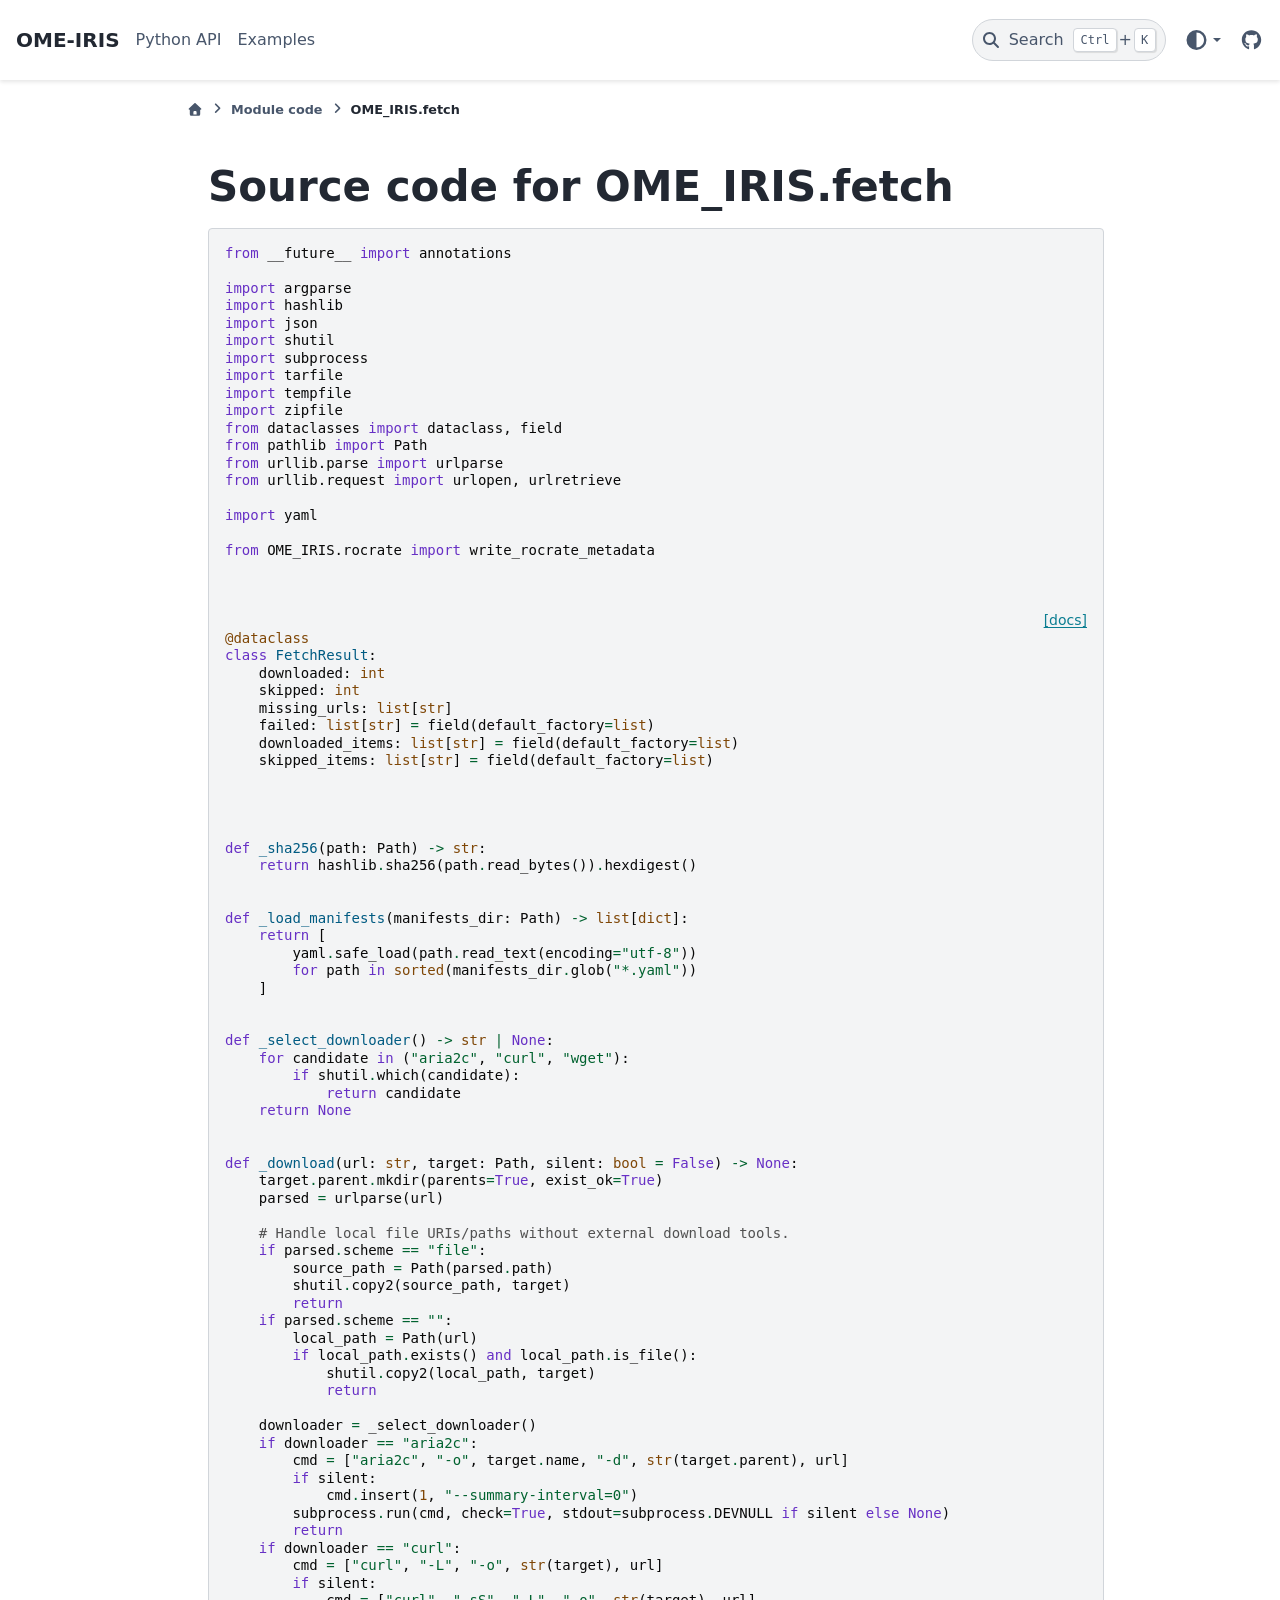
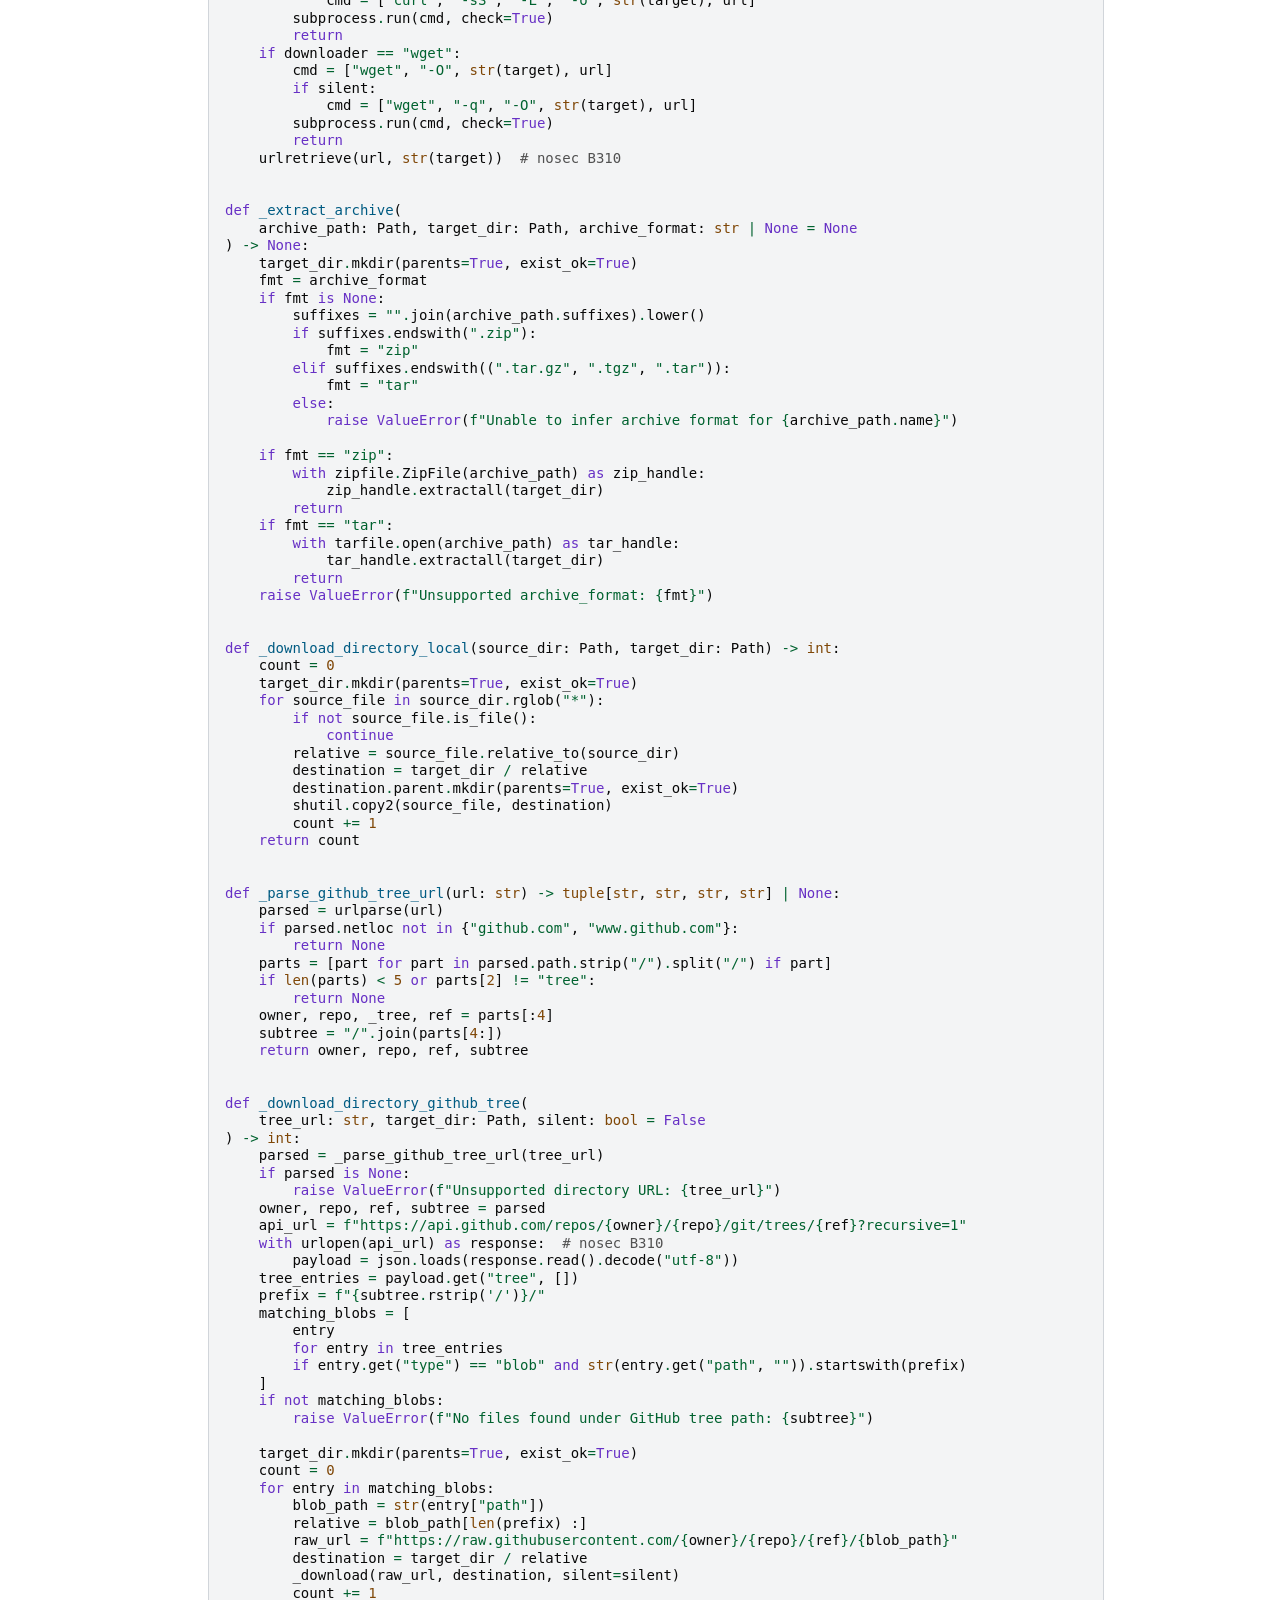
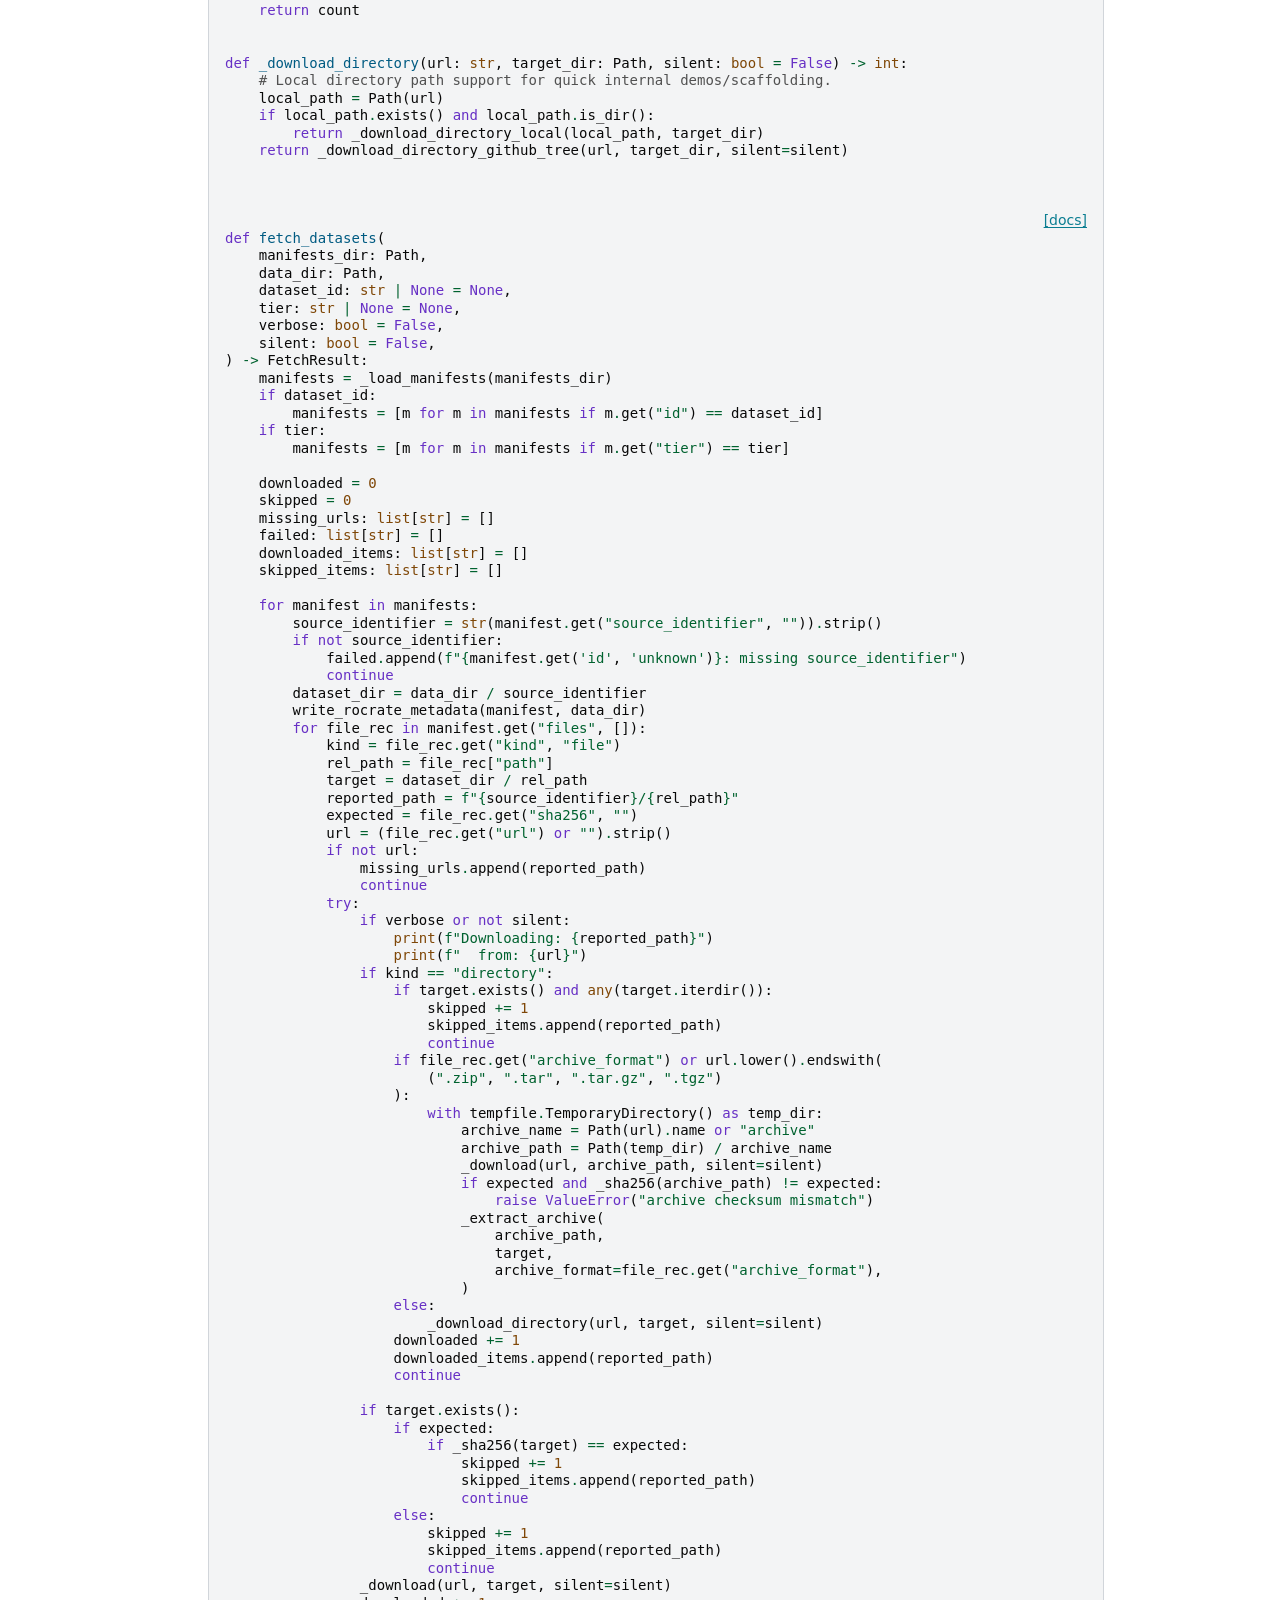
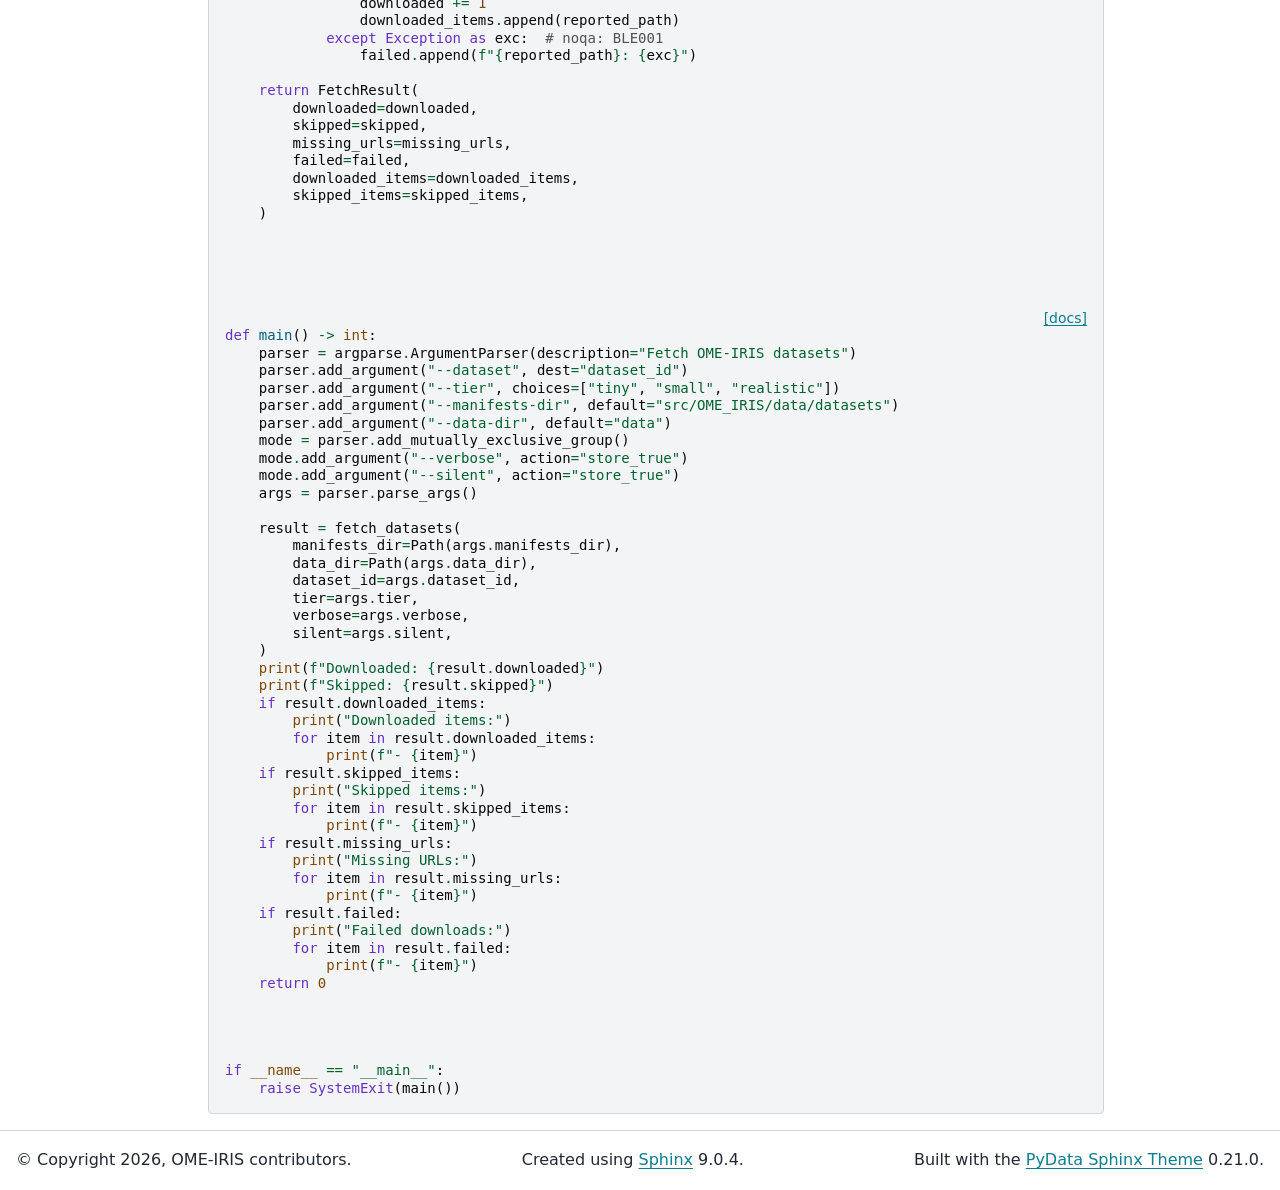
<file: _modules/OME_IRIS/fetch.html>
<!DOCTYPE html>


<html lang="en" data-content_root="../../" >

  <head>
    <meta charset="utf-8" />
    <meta name="viewport" content="width=device-width, initial-scale=1.0" />
    <title>OME_IRIS.fetch &#8212; OME-IRIS  documentation</title>
  
  
  
  <script data-cfasync="false">
    document.documentElement.dataset.mode = localStorage.getItem("mode") || "";
    document.documentElement.dataset.theme = localStorage.getItem("theme") || "";
  </script>
  <!--
    this give us a css class that will be invisible only if js is disabled
  -->
  <noscript>
    <style>
      .pst-js-only { display: none !important; }

    </style>
  </noscript>
  
  <!-- Loaded before other Sphinx assets -->
  <link href="../../_static/styles/theme.css?digest=cb8930eaaf36d9849b67" rel="stylesheet" />
<link href="../../_static/styles/pydata-sphinx-theme.css?digest=cb8930eaaf36d9849b67" rel="stylesheet" />

    <link rel="stylesheet" type="text/css" href="../../_static/pygments.css?v=8f2a1f02" />
    <link rel="stylesheet" type="text/css" href="../../_static/mystnb.11b39860a7a0cbfd473a3ad8a317855267ff0bd372690045ca344a6b62be495e.css" />
    <link rel="stylesheet" type="text/css" href="../../_static/custom.css?v=cc83fd59" />
  
  <!-- So that users can add custom icons -->
  <script defer src="../../_static/scripts/fontawesome.js?digest=cb8930eaaf36d9849b67"></script>
  <!-- Pre-loaded scripts that we'll load fully later -->
  <link rel="preload" as="script" href="../../_static/scripts/bootstrap.js?digest=cb8930eaaf36d9849b67" />
<link rel="preload" as="script" href="../../_static/scripts/pydata-sphinx-theme.js?digest=cb8930eaaf36d9849b67" />

    <script src="../../_static/documentation_options.js?v=5929fcd5"></script>
    <script src="../../_static/doctools.js?v=fd6eb6e6"></script>
    <script src="../../_static/sphinx_highlight.js?v=6ffebe34"></script>
    <script>DOCUMENTATION_OPTIONS.pagename = '_modules/OME_IRIS/fetch';</script>
    <script>DOCUMENTATION_OPTIONS.search_as_you_type = false;</script>
    <link rel="index" title="Index" href="../../genindex.html" />
    <link rel="search" title="Search" href="../../search.html" />
  <meta name="viewport" content="width=device-width, initial-scale=1"/>
  <meta name="docsearch:language" content="en"/>
  <meta name="docsearch:version" content="" />
  
    
    <script src="../../_static/searchtools.js"></script>
    <script src="../../_static/language_data.js"></script>
    <script src="../../searchindex.js"></script>
  
  </head>
  <body data-default-mode="">
  
  
  <div id="pst-skip-link" class="skip-link d-print-none"><a href="#main-content">Skip to main content</a></div>

  
  <div id="pst-scroll-pixel-helper"></div>
  
  <button type="button" class="btn rounded-pill" id="pst-back-to-top">
    <i class="fa-solid fa-arrow-up"></i>Back to top</button>
  
  
  
  
  <dialog id="pst-search-dialog">
    
<form class="bd-search d-flex align-items-center"
      action="../../search.html"
      method="get">
  <i class="fa-solid fa-magnifying-glass"></i>
  <input type="search"
         class="form-control"
         name="q"
         placeholder="Search the docs ..."
         aria-label="Search the docs ..."
         autocomplete="off"
         autocorrect="off"
         autocapitalize="off"
         spellcheck="false"/>
  <span class="search-button__kbd-shortcut"><kbd class="kbd-shortcut__modifier">Ctrl</kbd>+<kbd>K</kbd></span>
</form>
  </dialog>

  <div class="pst-async-banner-revealer d-none">
  <aside id="bd-header-version-warning" class="d-none d-print-none" aria-label="Version warning"></aside>
</div>

  
    <header id="pst-header" class="bd-header navbar navbar-expand-lg bd-navbar d-print-none">
<div class="bd-header__inner bd-page-width">
  <button class="pst-navbar-icon sidebar-toggle primary-toggle" aria-label="Site navigation">
    <span class="fa-solid fa-bars"></span>
  </button>
  
  
  <div class=" navbar-header-items__start">
    
      <div class="navbar-item">

  
    
  

<a class="navbar-brand logo" href="../../index.html">
  
  
  
  
  
  
    <p class="title logo__title">OME-IRIS</p>
  
</a></div>
    
  </div>
  
  <div class=" navbar-header-items">
    
    <div class="me-auto navbar-header-items__center">
      
        <div class="navbar-item">
<nav>
  <ul class="bd-navbar-elements navbar-nav">
    
<li class="nav-item ">
  <a class="nav-link nav-internal" href="../../python-api.html">
    Python API
  </a>
</li>


<li class="nav-item ">
  <a class="nav-link nav-internal" href="../../examples.html">
    Examples
  </a>
</li>

  </ul>
</nav></div>
      
    </div>
    
    
    <div class="navbar-header-items__end">
      
        <div class="navbar-item navbar-persistent--container">
          

<button class="btn search-button-field search-button__button pst-js-only" title="Search" aria-label="Search" data-bs-placement="bottom" data-bs-toggle="tooltip">
 <i class="fa-solid fa-magnifying-glass"></i>
 <span class="search-button__default-text">Search</span>
 <span class="search-button__kbd-shortcut"><kbd class="kbd-shortcut__modifier">Ctrl</kbd>+<kbd class="kbd-shortcut__modifier">K</kbd></span>
</button>
        </div>
      
      
        <div class="navbar-item">

<div class="theme-switch-container dropdown pst-js-only" data-bs-toggle="tooltip" data-bs-placement="bottom" title="Color mode">
  <button class="btn btn-sm nav-link pst-navbar-icon theme-switch-button dropdown-toggle" aria-label="Color mode" data-bs-toggle="dropdown">
    <i class="theme-switch fa-solid fa-sun fa-lg fa-fw" data-mode="light" title="Light"></i>
    <i class="theme-switch fa-solid fa-moon fa-lg fa-fw" data-mode="dark" title="Dark"></i>
    <i class="theme-switch fa-solid fa-circle-half-stroke fa-lg fa-fw" data-mode="auto" title="System Settings"></i>
  </button>
  <ul class="dropdown-menu dropdown-menu-end">
    <li><button class="dropdown-item d-flex align-items-center theme-change-button" data-mode="auto"><i class="fa-solid fa-circle-half-stroke fa-lg fa-fw me-1"></i>System Settings</button></li>
    <li><button class="dropdown-item d-flex align-items-center theme-change-button" data-mode="light"><i class="fa-solid fa-sun fa-lg fa-fw me-1"></i>Light</button></li>
    <li><button class="dropdown-item d-flex align-items-center theme-change-button" data-mode="dark"><i class="fa-solid fa-moon fa-lg fa-fw me-1"></i>Dark</button></li>
  </ul>
</div></div>
      
        <div class="navbar-item"><ul class="navbar-icon-links"
    aria-label="Icon Links">
        <li class="nav-item">
          
          
          
          
          
          
          
          
          <a href="https://github.com/d33bs/OME-IRIS" title="GitHub" class="nav-link pst-navbar-icon" rel="noopener" target="_blank" data-bs-toggle="tooltip" data-bs-placement="bottom"><i class="fa-brands fa-github fa-lg" aria-hidden="true"></i><span class="visually-hidden">GitHub</span></a>
        </li>
</ul></div>
      
    </div>
    
  </div>
  
  
    <div class="navbar-persistent--mobile">

<button class="btn search-button-field search-button__button pst-js-only" title="Search" aria-label="Search" data-bs-placement="bottom" data-bs-toggle="tooltip">
 <i class="fa-solid fa-magnifying-glass"></i>
 <span class="search-button__default-text">Search</span>
 <span class="search-button__kbd-shortcut"><kbd class="kbd-shortcut__modifier">Ctrl</kbd>+<kbd class="kbd-shortcut__modifier">K</kbd></span>
</button>
    </div>
  

  
</div>

    </header>
  

  <div class="bd-container">
    <div class="bd-container__inner bd-page-width">
      
      
      
        
      
      <dialog id="pst-primary-sidebar-modal"></dialog>
      <div id="pst-primary-sidebar" class="bd-sidebar-primary bd-sidebar hide-on-wide">
        

  
  <div class="sidebar-header-items sidebar-primary__section">
    
    
      <div class="sidebar-header-items__center">
        
          
          
            <div class="navbar-item">
<nav>
  <ul class="bd-navbar-elements navbar-nav">
    
<li class="nav-item ">
  <a class="nav-link nav-internal" href="../../python-api.html">
    Python API
  </a>
</li>


<li class="nav-item ">
  <a class="nav-link nav-internal" href="../../examples.html">
    Examples
  </a>
</li>

  </ul>
</nav></div>
          
        
      </div>
    
    
    
      <div class="sidebar-header-items__end">
        
          <div class="navbar-item">

<div class="theme-switch-container dropdown pst-js-only" data-bs-toggle="tooltip" data-bs-placement="bottom" title="Color mode">
  <button class="btn btn-sm nav-link pst-navbar-icon theme-switch-button dropdown-toggle" aria-label="Color mode" data-bs-toggle="dropdown">
    <i class="theme-switch fa-solid fa-sun fa-lg fa-fw" data-mode="light" title="Light"></i>
    <i class="theme-switch fa-solid fa-moon fa-lg fa-fw" data-mode="dark" title="Dark"></i>
    <i class="theme-switch fa-solid fa-circle-half-stroke fa-lg fa-fw" data-mode="auto" title="System Settings"></i>
  </button>
  <ul class="dropdown-menu dropdown-menu-end">
    <li><button class="dropdown-item d-flex align-items-center theme-change-button" data-mode="auto"><i class="fa-solid fa-circle-half-stroke fa-lg fa-fw me-1"></i>System Settings</button></li>
    <li><button class="dropdown-item d-flex align-items-center theme-change-button" data-mode="light"><i class="fa-solid fa-sun fa-lg fa-fw me-1"></i>Light</button></li>
    <li><button class="dropdown-item d-flex align-items-center theme-change-button" data-mode="dark"><i class="fa-solid fa-moon fa-lg fa-fw me-1"></i>Dark</button></li>
  </ul>
</div></div>
        
          <div class="navbar-item"><ul class="navbar-icon-links"
    aria-label="Icon Links">
        <li class="nav-item">
          
          
          
          
          
          
          
          
          <a href="https://github.com/d33bs/OME-IRIS" title="GitHub" class="nav-link pst-navbar-icon" rel="noopener" target="_blank" data-bs-toggle="tooltip" data-bs-placement="bottom"><i class="fa-brands fa-github fa-lg" aria-hidden="true"></i><span class="visually-hidden">GitHub</span></a>
        </li>
</ul></div>
        
      </div>
    
  </div>
  
  
  <div class="sidebar-primary-items__end sidebar-primary__section">
      <div class="sidebar-primary-item">
<div id="ethical-ad-placement"
      class="flat"
      data-ea-publisher="readthedocs"
      data-ea-type="readthedocs-sidebar"
      data-ea-manual="true">
</div></div>
  </div>


      </div>
      
      <main id="main-content" class="bd-main" role="main">
        
        
          <div class="bd-content">
            <div class="bd-article-container">
              
              <div class="bd-header-article d-print-none">
<div class="header-article-items header-article__inner">
  
    <div class="header-article-items__start">
      
        <div class="header-article-item">

<nav aria-label="Breadcrumb" class="d-print-none">
  <ul class="bd-breadcrumbs">
    
    <li class="breadcrumb-item breadcrumb-home">
      <a href="../../index.html" class="nav-link" aria-label="Home">
        <i class="fa-solid fa-home"></i>
      </a>
    </li>
    
    <li class="breadcrumb-item"><a href="../index.html" class="nav-link">Module code</a></li>
    
    <li class="breadcrumb-item active" aria-current="page"><span class="ellipsis">OME_IRIS.fetch</span></li>
  </ul>
</nav>
</div>
      
    </div>
  
  
</div>
</div>
              
              
              
                
<div id="searchbox"></div>
                <article class="bd-article">
                  
  <h1>Source code for OME_IRIS.fetch</h1><div class="highlight"><pre>
<span></span><span class="kn">from</span><span class="w"> </span><span class="nn">__future__</span><span class="w"> </span><span class="kn">import</span> <span class="n">annotations</span>

<span class="kn">import</span><span class="w"> </span><span class="nn">argparse</span>
<span class="kn">import</span><span class="w"> </span><span class="nn">hashlib</span>
<span class="kn">import</span><span class="w"> </span><span class="nn">json</span>
<span class="kn">import</span><span class="w"> </span><span class="nn">shutil</span>
<span class="kn">import</span><span class="w"> </span><span class="nn">subprocess</span>
<span class="kn">import</span><span class="w"> </span><span class="nn">tarfile</span>
<span class="kn">import</span><span class="w"> </span><span class="nn">tempfile</span>
<span class="kn">import</span><span class="w"> </span><span class="nn">zipfile</span>
<span class="kn">from</span><span class="w"> </span><span class="nn">dataclasses</span><span class="w"> </span><span class="kn">import</span> <span class="n">dataclass</span><span class="p">,</span> <span class="n">field</span>
<span class="kn">from</span><span class="w"> </span><span class="nn">pathlib</span><span class="w"> </span><span class="kn">import</span> <span class="n">Path</span>
<span class="kn">from</span><span class="w"> </span><span class="nn">urllib.parse</span><span class="w"> </span><span class="kn">import</span> <span class="n">urlparse</span>
<span class="kn">from</span><span class="w"> </span><span class="nn">urllib.request</span><span class="w"> </span><span class="kn">import</span> <span class="n">urlopen</span><span class="p">,</span> <span class="n">urlretrieve</span>

<span class="kn">import</span><span class="w"> </span><span class="nn">yaml</span>

<span class="kn">from</span><span class="w"> </span><span class="nn">OME_IRIS.rocrate</span><span class="w"> </span><span class="kn">import</span> <span class="n">write_rocrate_metadata</span>


<div class="viewcode-block" id="FetchResult">
<a class="viewcode-back" href="../../python-api.html#OME_IRIS.fetch.FetchResult">[docs]</a>
<span class="nd">@dataclass</span>
<span class="k">class</span><span class="w"> </span><span class="nc">FetchResult</span><span class="p">:</span>
    <span class="n">downloaded</span><span class="p">:</span> <span class="nb">int</span>
    <span class="n">skipped</span><span class="p">:</span> <span class="nb">int</span>
    <span class="n">missing_urls</span><span class="p">:</span> <span class="nb">list</span><span class="p">[</span><span class="nb">str</span><span class="p">]</span>
    <span class="n">failed</span><span class="p">:</span> <span class="nb">list</span><span class="p">[</span><span class="nb">str</span><span class="p">]</span> <span class="o">=</span> <span class="n">field</span><span class="p">(</span><span class="n">default_factory</span><span class="o">=</span><span class="nb">list</span><span class="p">)</span>
    <span class="n">downloaded_items</span><span class="p">:</span> <span class="nb">list</span><span class="p">[</span><span class="nb">str</span><span class="p">]</span> <span class="o">=</span> <span class="n">field</span><span class="p">(</span><span class="n">default_factory</span><span class="o">=</span><span class="nb">list</span><span class="p">)</span>
    <span class="n">skipped_items</span><span class="p">:</span> <span class="nb">list</span><span class="p">[</span><span class="nb">str</span><span class="p">]</span> <span class="o">=</span> <span class="n">field</span><span class="p">(</span><span class="n">default_factory</span><span class="o">=</span><span class="nb">list</span><span class="p">)</span></div>



<span class="k">def</span><span class="w"> </span><span class="nf">_sha256</span><span class="p">(</span><span class="n">path</span><span class="p">:</span> <span class="n">Path</span><span class="p">)</span> <span class="o">-&gt;</span> <span class="nb">str</span><span class="p">:</span>
    <span class="k">return</span> <span class="n">hashlib</span><span class="o">.</span><span class="n">sha256</span><span class="p">(</span><span class="n">path</span><span class="o">.</span><span class="n">read_bytes</span><span class="p">())</span><span class="o">.</span><span class="n">hexdigest</span><span class="p">()</span>


<span class="k">def</span><span class="w"> </span><span class="nf">_load_manifests</span><span class="p">(</span><span class="n">manifests_dir</span><span class="p">:</span> <span class="n">Path</span><span class="p">)</span> <span class="o">-&gt;</span> <span class="nb">list</span><span class="p">[</span><span class="nb">dict</span><span class="p">]:</span>
    <span class="k">return</span> <span class="p">[</span>
        <span class="n">yaml</span><span class="o">.</span><span class="n">safe_load</span><span class="p">(</span><span class="n">path</span><span class="o">.</span><span class="n">read_text</span><span class="p">(</span><span class="n">encoding</span><span class="o">=</span><span class="s2">&quot;utf-8&quot;</span><span class="p">))</span>
        <span class="k">for</span> <span class="n">path</span> <span class="ow">in</span> <span class="nb">sorted</span><span class="p">(</span><span class="n">manifests_dir</span><span class="o">.</span><span class="n">glob</span><span class="p">(</span><span class="s2">&quot;*.yaml&quot;</span><span class="p">))</span>
    <span class="p">]</span>


<span class="k">def</span><span class="w"> </span><span class="nf">_select_downloader</span><span class="p">()</span> <span class="o">-&gt;</span> <span class="nb">str</span> <span class="o">|</span> <span class="kc">None</span><span class="p">:</span>
    <span class="k">for</span> <span class="n">candidate</span> <span class="ow">in</span> <span class="p">(</span><span class="s2">&quot;aria2c&quot;</span><span class="p">,</span> <span class="s2">&quot;curl&quot;</span><span class="p">,</span> <span class="s2">&quot;wget&quot;</span><span class="p">):</span>
        <span class="k">if</span> <span class="n">shutil</span><span class="o">.</span><span class="n">which</span><span class="p">(</span><span class="n">candidate</span><span class="p">):</span>
            <span class="k">return</span> <span class="n">candidate</span>
    <span class="k">return</span> <span class="kc">None</span>


<span class="k">def</span><span class="w"> </span><span class="nf">_download</span><span class="p">(</span><span class="n">url</span><span class="p">:</span> <span class="nb">str</span><span class="p">,</span> <span class="n">target</span><span class="p">:</span> <span class="n">Path</span><span class="p">,</span> <span class="n">silent</span><span class="p">:</span> <span class="nb">bool</span> <span class="o">=</span> <span class="kc">False</span><span class="p">)</span> <span class="o">-&gt;</span> <span class="kc">None</span><span class="p">:</span>
    <span class="n">target</span><span class="o">.</span><span class="n">parent</span><span class="o">.</span><span class="n">mkdir</span><span class="p">(</span><span class="n">parents</span><span class="o">=</span><span class="kc">True</span><span class="p">,</span> <span class="n">exist_ok</span><span class="o">=</span><span class="kc">True</span><span class="p">)</span>
    <span class="n">parsed</span> <span class="o">=</span> <span class="n">urlparse</span><span class="p">(</span><span class="n">url</span><span class="p">)</span>

    <span class="c1"># Handle local file URIs/paths without external download tools.</span>
    <span class="k">if</span> <span class="n">parsed</span><span class="o">.</span><span class="n">scheme</span> <span class="o">==</span> <span class="s2">&quot;file&quot;</span><span class="p">:</span>
        <span class="n">source_path</span> <span class="o">=</span> <span class="n">Path</span><span class="p">(</span><span class="n">parsed</span><span class="o">.</span><span class="n">path</span><span class="p">)</span>
        <span class="n">shutil</span><span class="o">.</span><span class="n">copy2</span><span class="p">(</span><span class="n">source_path</span><span class="p">,</span> <span class="n">target</span><span class="p">)</span>
        <span class="k">return</span>
    <span class="k">if</span> <span class="n">parsed</span><span class="o">.</span><span class="n">scheme</span> <span class="o">==</span> <span class="s2">&quot;&quot;</span><span class="p">:</span>
        <span class="n">local_path</span> <span class="o">=</span> <span class="n">Path</span><span class="p">(</span><span class="n">url</span><span class="p">)</span>
        <span class="k">if</span> <span class="n">local_path</span><span class="o">.</span><span class="n">exists</span><span class="p">()</span> <span class="ow">and</span> <span class="n">local_path</span><span class="o">.</span><span class="n">is_file</span><span class="p">():</span>
            <span class="n">shutil</span><span class="o">.</span><span class="n">copy2</span><span class="p">(</span><span class="n">local_path</span><span class="p">,</span> <span class="n">target</span><span class="p">)</span>
            <span class="k">return</span>

    <span class="n">downloader</span> <span class="o">=</span> <span class="n">_select_downloader</span><span class="p">()</span>
    <span class="k">if</span> <span class="n">downloader</span> <span class="o">==</span> <span class="s2">&quot;aria2c&quot;</span><span class="p">:</span>
        <span class="n">cmd</span> <span class="o">=</span> <span class="p">[</span><span class="s2">&quot;aria2c&quot;</span><span class="p">,</span> <span class="s2">&quot;-o&quot;</span><span class="p">,</span> <span class="n">target</span><span class="o">.</span><span class="n">name</span><span class="p">,</span> <span class="s2">&quot;-d&quot;</span><span class="p">,</span> <span class="nb">str</span><span class="p">(</span><span class="n">target</span><span class="o">.</span><span class="n">parent</span><span class="p">),</span> <span class="n">url</span><span class="p">]</span>
        <span class="k">if</span> <span class="n">silent</span><span class="p">:</span>
            <span class="n">cmd</span><span class="o">.</span><span class="n">insert</span><span class="p">(</span><span class="mi">1</span><span class="p">,</span> <span class="s2">&quot;--summary-interval=0&quot;</span><span class="p">)</span>
        <span class="n">subprocess</span><span class="o">.</span><span class="n">run</span><span class="p">(</span><span class="n">cmd</span><span class="p">,</span> <span class="n">check</span><span class="o">=</span><span class="kc">True</span><span class="p">,</span> <span class="n">stdout</span><span class="o">=</span><span class="n">subprocess</span><span class="o">.</span><span class="n">DEVNULL</span> <span class="k">if</span> <span class="n">silent</span> <span class="k">else</span> <span class="kc">None</span><span class="p">)</span>
        <span class="k">return</span>
    <span class="k">if</span> <span class="n">downloader</span> <span class="o">==</span> <span class="s2">&quot;curl&quot;</span><span class="p">:</span>
        <span class="n">cmd</span> <span class="o">=</span> <span class="p">[</span><span class="s2">&quot;curl&quot;</span><span class="p">,</span> <span class="s2">&quot;-L&quot;</span><span class="p">,</span> <span class="s2">&quot;-o&quot;</span><span class="p">,</span> <span class="nb">str</span><span class="p">(</span><span class="n">target</span><span class="p">),</span> <span class="n">url</span><span class="p">]</span>
        <span class="k">if</span> <span class="n">silent</span><span class="p">:</span>
            <span class="n">cmd</span> <span class="o">=</span> <span class="p">[</span><span class="s2">&quot;curl&quot;</span><span class="p">,</span> <span class="s2">&quot;-sS&quot;</span><span class="p">,</span> <span class="s2">&quot;-L&quot;</span><span class="p">,</span> <span class="s2">&quot;-o&quot;</span><span class="p">,</span> <span class="nb">str</span><span class="p">(</span><span class="n">target</span><span class="p">),</span> <span class="n">url</span><span class="p">]</span>
        <span class="n">subprocess</span><span class="o">.</span><span class="n">run</span><span class="p">(</span><span class="n">cmd</span><span class="p">,</span> <span class="n">check</span><span class="o">=</span><span class="kc">True</span><span class="p">)</span>
        <span class="k">return</span>
    <span class="k">if</span> <span class="n">downloader</span> <span class="o">==</span> <span class="s2">&quot;wget&quot;</span><span class="p">:</span>
        <span class="n">cmd</span> <span class="o">=</span> <span class="p">[</span><span class="s2">&quot;wget&quot;</span><span class="p">,</span> <span class="s2">&quot;-O&quot;</span><span class="p">,</span> <span class="nb">str</span><span class="p">(</span><span class="n">target</span><span class="p">),</span> <span class="n">url</span><span class="p">]</span>
        <span class="k">if</span> <span class="n">silent</span><span class="p">:</span>
            <span class="n">cmd</span> <span class="o">=</span> <span class="p">[</span><span class="s2">&quot;wget&quot;</span><span class="p">,</span> <span class="s2">&quot;-q&quot;</span><span class="p">,</span> <span class="s2">&quot;-O&quot;</span><span class="p">,</span> <span class="nb">str</span><span class="p">(</span><span class="n">target</span><span class="p">),</span> <span class="n">url</span><span class="p">]</span>
        <span class="n">subprocess</span><span class="o">.</span><span class="n">run</span><span class="p">(</span><span class="n">cmd</span><span class="p">,</span> <span class="n">check</span><span class="o">=</span><span class="kc">True</span><span class="p">)</span>
        <span class="k">return</span>
    <span class="n">urlretrieve</span><span class="p">(</span><span class="n">url</span><span class="p">,</span> <span class="nb">str</span><span class="p">(</span><span class="n">target</span><span class="p">))</span>  <span class="c1"># nosec B310</span>


<span class="k">def</span><span class="w"> </span><span class="nf">_extract_archive</span><span class="p">(</span>
    <span class="n">archive_path</span><span class="p">:</span> <span class="n">Path</span><span class="p">,</span> <span class="n">target_dir</span><span class="p">:</span> <span class="n">Path</span><span class="p">,</span> <span class="n">archive_format</span><span class="p">:</span> <span class="nb">str</span> <span class="o">|</span> <span class="kc">None</span> <span class="o">=</span> <span class="kc">None</span>
<span class="p">)</span> <span class="o">-&gt;</span> <span class="kc">None</span><span class="p">:</span>
    <span class="n">target_dir</span><span class="o">.</span><span class="n">mkdir</span><span class="p">(</span><span class="n">parents</span><span class="o">=</span><span class="kc">True</span><span class="p">,</span> <span class="n">exist_ok</span><span class="o">=</span><span class="kc">True</span><span class="p">)</span>
    <span class="n">fmt</span> <span class="o">=</span> <span class="n">archive_format</span>
    <span class="k">if</span> <span class="n">fmt</span> <span class="ow">is</span> <span class="kc">None</span><span class="p">:</span>
        <span class="n">suffixes</span> <span class="o">=</span> <span class="s2">&quot;&quot;</span><span class="o">.</span><span class="n">join</span><span class="p">(</span><span class="n">archive_path</span><span class="o">.</span><span class="n">suffixes</span><span class="p">)</span><span class="o">.</span><span class="n">lower</span><span class="p">()</span>
        <span class="k">if</span> <span class="n">suffixes</span><span class="o">.</span><span class="n">endswith</span><span class="p">(</span><span class="s2">&quot;.zip&quot;</span><span class="p">):</span>
            <span class="n">fmt</span> <span class="o">=</span> <span class="s2">&quot;zip&quot;</span>
        <span class="k">elif</span> <span class="n">suffixes</span><span class="o">.</span><span class="n">endswith</span><span class="p">((</span><span class="s2">&quot;.tar.gz&quot;</span><span class="p">,</span> <span class="s2">&quot;.tgz&quot;</span><span class="p">,</span> <span class="s2">&quot;.tar&quot;</span><span class="p">)):</span>
            <span class="n">fmt</span> <span class="o">=</span> <span class="s2">&quot;tar&quot;</span>
        <span class="k">else</span><span class="p">:</span>
            <span class="k">raise</span> <span class="ne">ValueError</span><span class="p">(</span><span class="sa">f</span><span class="s2">&quot;Unable to infer archive format for </span><span class="si">{</span><span class="n">archive_path</span><span class="o">.</span><span class="n">name</span><span class="si">}</span><span class="s2">&quot;</span><span class="p">)</span>

    <span class="k">if</span> <span class="n">fmt</span> <span class="o">==</span> <span class="s2">&quot;zip&quot;</span><span class="p">:</span>
        <span class="k">with</span> <span class="n">zipfile</span><span class="o">.</span><span class="n">ZipFile</span><span class="p">(</span><span class="n">archive_path</span><span class="p">)</span> <span class="k">as</span> <span class="n">zip_handle</span><span class="p">:</span>
            <span class="n">zip_handle</span><span class="o">.</span><span class="n">extractall</span><span class="p">(</span><span class="n">target_dir</span><span class="p">)</span>
        <span class="k">return</span>
    <span class="k">if</span> <span class="n">fmt</span> <span class="o">==</span> <span class="s2">&quot;tar&quot;</span><span class="p">:</span>
        <span class="k">with</span> <span class="n">tarfile</span><span class="o">.</span><span class="n">open</span><span class="p">(</span><span class="n">archive_path</span><span class="p">)</span> <span class="k">as</span> <span class="n">tar_handle</span><span class="p">:</span>
            <span class="n">tar_handle</span><span class="o">.</span><span class="n">extractall</span><span class="p">(</span><span class="n">target_dir</span><span class="p">)</span>
        <span class="k">return</span>
    <span class="k">raise</span> <span class="ne">ValueError</span><span class="p">(</span><span class="sa">f</span><span class="s2">&quot;Unsupported archive_format: </span><span class="si">{</span><span class="n">fmt</span><span class="si">}</span><span class="s2">&quot;</span><span class="p">)</span>


<span class="k">def</span><span class="w"> </span><span class="nf">_download_directory_local</span><span class="p">(</span><span class="n">source_dir</span><span class="p">:</span> <span class="n">Path</span><span class="p">,</span> <span class="n">target_dir</span><span class="p">:</span> <span class="n">Path</span><span class="p">)</span> <span class="o">-&gt;</span> <span class="nb">int</span><span class="p">:</span>
    <span class="n">count</span> <span class="o">=</span> <span class="mi">0</span>
    <span class="n">target_dir</span><span class="o">.</span><span class="n">mkdir</span><span class="p">(</span><span class="n">parents</span><span class="o">=</span><span class="kc">True</span><span class="p">,</span> <span class="n">exist_ok</span><span class="o">=</span><span class="kc">True</span><span class="p">)</span>
    <span class="k">for</span> <span class="n">source_file</span> <span class="ow">in</span> <span class="n">source_dir</span><span class="o">.</span><span class="n">rglob</span><span class="p">(</span><span class="s2">&quot;*&quot;</span><span class="p">):</span>
        <span class="k">if</span> <span class="ow">not</span> <span class="n">source_file</span><span class="o">.</span><span class="n">is_file</span><span class="p">():</span>
            <span class="k">continue</span>
        <span class="n">relative</span> <span class="o">=</span> <span class="n">source_file</span><span class="o">.</span><span class="n">relative_to</span><span class="p">(</span><span class="n">source_dir</span><span class="p">)</span>
        <span class="n">destination</span> <span class="o">=</span> <span class="n">target_dir</span> <span class="o">/</span> <span class="n">relative</span>
        <span class="n">destination</span><span class="o">.</span><span class="n">parent</span><span class="o">.</span><span class="n">mkdir</span><span class="p">(</span><span class="n">parents</span><span class="o">=</span><span class="kc">True</span><span class="p">,</span> <span class="n">exist_ok</span><span class="o">=</span><span class="kc">True</span><span class="p">)</span>
        <span class="n">shutil</span><span class="o">.</span><span class="n">copy2</span><span class="p">(</span><span class="n">source_file</span><span class="p">,</span> <span class="n">destination</span><span class="p">)</span>
        <span class="n">count</span> <span class="o">+=</span> <span class="mi">1</span>
    <span class="k">return</span> <span class="n">count</span>


<span class="k">def</span><span class="w"> </span><span class="nf">_parse_github_tree_url</span><span class="p">(</span><span class="n">url</span><span class="p">:</span> <span class="nb">str</span><span class="p">)</span> <span class="o">-&gt;</span> <span class="nb">tuple</span><span class="p">[</span><span class="nb">str</span><span class="p">,</span> <span class="nb">str</span><span class="p">,</span> <span class="nb">str</span><span class="p">,</span> <span class="nb">str</span><span class="p">]</span> <span class="o">|</span> <span class="kc">None</span><span class="p">:</span>
    <span class="n">parsed</span> <span class="o">=</span> <span class="n">urlparse</span><span class="p">(</span><span class="n">url</span><span class="p">)</span>
    <span class="k">if</span> <span class="n">parsed</span><span class="o">.</span><span class="n">netloc</span> <span class="ow">not</span> <span class="ow">in</span> <span class="p">{</span><span class="s2">&quot;github.com&quot;</span><span class="p">,</span> <span class="s2">&quot;www.github.com&quot;</span><span class="p">}:</span>
        <span class="k">return</span> <span class="kc">None</span>
    <span class="n">parts</span> <span class="o">=</span> <span class="p">[</span><span class="n">part</span> <span class="k">for</span> <span class="n">part</span> <span class="ow">in</span> <span class="n">parsed</span><span class="o">.</span><span class="n">path</span><span class="o">.</span><span class="n">strip</span><span class="p">(</span><span class="s2">&quot;/&quot;</span><span class="p">)</span><span class="o">.</span><span class="n">split</span><span class="p">(</span><span class="s2">&quot;/&quot;</span><span class="p">)</span> <span class="k">if</span> <span class="n">part</span><span class="p">]</span>
    <span class="k">if</span> <span class="nb">len</span><span class="p">(</span><span class="n">parts</span><span class="p">)</span> <span class="o">&lt;</span> <span class="mi">5</span> <span class="ow">or</span> <span class="n">parts</span><span class="p">[</span><span class="mi">2</span><span class="p">]</span> <span class="o">!=</span> <span class="s2">&quot;tree&quot;</span><span class="p">:</span>
        <span class="k">return</span> <span class="kc">None</span>
    <span class="n">owner</span><span class="p">,</span> <span class="n">repo</span><span class="p">,</span> <span class="n">_tree</span><span class="p">,</span> <span class="n">ref</span> <span class="o">=</span> <span class="n">parts</span><span class="p">[:</span><span class="mi">4</span><span class="p">]</span>
    <span class="n">subtree</span> <span class="o">=</span> <span class="s2">&quot;/&quot;</span><span class="o">.</span><span class="n">join</span><span class="p">(</span><span class="n">parts</span><span class="p">[</span><span class="mi">4</span><span class="p">:])</span>
    <span class="k">return</span> <span class="n">owner</span><span class="p">,</span> <span class="n">repo</span><span class="p">,</span> <span class="n">ref</span><span class="p">,</span> <span class="n">subtree</span>


<span class="k">def</span><span class="w"> </span><span class="nf">_download_directory_github_tree</span><span class="p">(</span>
    <span class="n">tree_url</span><span class="p">:</span> <span class="nb">str</span><span class="p">,</span> <span class="n">target_dir</span><span class="p">:</span> <span class="n">Path</span><span class="p">,</span> <span class="n">silent</span><span class="p">:</span> <span class="nb">bool</span> <span class="o">=</span> <span class="kc">False</span>
<span class="p">)</span> <span class="o">-&gt;</span> <span class="nb">int</span><span class="p">:</span>
    <span class="n">parsed</span> <span class="o">=</span> <span class="n">_parse_github_tree_url</span><span class="p">(</span><span class="n">tree_url</span><span class="p">)</span>
    <span class="k">if</span> <span class="n">parsed</span> <span class="ow">is</span> <span class="kc">None</span><span class="p">:</span>
        <span class="k">raise</span> <span class="ne">ValueError</span><span class="p">(</span><span class="sa">f</span><span class="s2">&quot;Unsupported directory URL: </span><span class="si">{</span><span class="n">tree_url</span><span class="si">}</span><span class="s2">&quot;</span><span class="p">)</span>
    <span class="n">owner</span><span class="p">,</span> <span class="n">repo</span><span class="p">,</span> <span class="n">ref</span><span class="p">,</span> <span class="n">subtree</span> <span class="o">=</span> <span class="n">parsed</span>
    <span class="n">api_url</span> <span class="o">=</span> <span class="sa">f</span><span class="s2">&quot;https://api.github.com/repos/</span><span class="si">{</span><span class="n">owner</span><span class="si">}</span><span class="s2">/</span><span class="si">{</span><span class="n">repo</span><span class="si">}</span><span class="s2">/git/trees/</span><span class="si">{</span><span class="n">ref</span><span class="si">}</span><span class="s2">?recursive=1&quot;</span>
    <span class="k">with</span> <span class="n">urlopen</span><span class="p">(</span><span class="n">api_url</span><span class="p">)</span> <span class="k">as</span> <span class="n">response</span><span class="p">:</span>  <span class="c1"># nosec B310</span>
        <span class="n">payload</span> <span class="o">=</span> <span class="n">json</span><span class="o">.</span><span class="n">loads</span><span class="p">(</span><span class="n">response</span><span class="o">.</span><span class="n">read</span><span class="p">()</span><span class="o">.</span><span class="n">decode</span><span class="p">(</span><span class="s2">&quot;utf-8&quot;</span><span class="p">))</span>
    <span class="n">tree_entries</span> <span class="o">=</span> <span class="n">payload</span><span class="o">.</span><span class="n">get</span><span class="p">(</span><span class="s2">&quot;tree&quot;</span><span class="p">,</span> <span class="p">[])</span>
    <span class="n">prefix</span> <span class="o">=</span> <span class="sa">f</span><span class="s2">&quot;</span><span class="si">{</span><span class="n">subtree</span><span class="o">.</span><span class="n">rstrip</span><span class="p">(</span><span class="s1">&#39;/&#39;</span><span class="p">)</span><span class="si">}</span><span class="s2">/&quot;</span>
    <span class="n">matching_blobs</span> <span class="o">=</span> <span class="p">[</span>
        <span class="n">entry</span>
        <span class="k">for</span> <span class="n">entry</span> <span class="ow">in</span> <span class="n">tree_entries</span>
        <span class="k">if</span> <span class="n">entry</span><span class="o">.</span><span class="n">get</span><span class="p">(</span><span class="s2">&quot;type&quot;</span><span class="p">)</span> <span class="o">==</span> <span class="s2">&quot;blob&quot;</span> <span class="ow">and</span> <span class="nb">str</span><span class="p">(</span><span class="n">entry</span><span class="o">.</span><span class="n">get</span><span class="p">(</span><span class="s2">&quot;path&quot;</span><span class="p">,</span> <span class="s2">&quot;&quot;</span><span class="p">))</span><span class="o">.</span><span class="n">startswith</span><span class="p">(</span><span class="n">prefix</span><span class="p">)</span>
    <span class="p">]</span>
    <span class="k">if</span> <span class="ow">not</span> <span class="n">matching_blobs</span><span class="p">:</span>
        <span class="k">raise</span> <span class="ne">ValueError</span><span class="p">(</span><span class="sa">f</span><span class="s2">&quot;No files found under GitHub tree path: </span><span class="si">{</span><span class="n">subtree</span><span class="si">}</span><span class="s2">&quot;</span><span class="p">)</span>

    <span class="n">target_dir</span><span class="o">.</span><span class="n">mkdir</span><span class="p">(</span><span class="n">parents</span><span class="o">=</span><span class="kc">True</span><span class="p">,</span> <span class="n">exist_ok</span><span class="o">=</span><span class="kc">True</span><span class="p">)</span>
    <span class="n">count</span> <span class="o">=</span> <span class="mi">0</span>
    <span class="k">for</span> <span class="n">entry</span> <span class="ow">in</span> <span class="n">matching_blobs</span><span class="p">:</span>
        <span class="n">blob_path</span> <span class="o">=</span> <span class="nb">str</span><span class="p">(</span><span class="n">entry</span><span class="p">[</span><span class="s2">&quot;path&quot;</span><span class="p">])</span>
        <span class="n">relative</span> <span class="o">=</span> <span class="n">blob_path</span><span class="p">[</span><span class="nb">len</span><span class="p">(</span><span class="n">prefix</span><span class="p">)</span> <span class="p">:]</span>
        <span class="n">raw_url</span> <span class="o">=</span> <span class="sa">f</span><span class="s2">&quot;https://raw.githubusercontent.com/</span><span class="si">{</span><span class="n">owner</span><span class="si">}</span><span class="s2">/</span><span class="si">{</span><span class="n">repo</span><span class="si">}</span><span class="s2">/</span><span class="si">{</span><span class="n">ref</span><span class="si">}</span><span class="s2">/</span><span class="si">{</span><span class="n">blob_path</span><span class="si">}</span><span class="s2">&quot;</span>
        <span class="n">destination</span> <span class="o">=</span> <span class="n">target_dir</span> <span class="o">/</span> <span class="n">relative</span>
        <span class="n">_download</span><span class="p">(</span><span class="n">raw_url</span><span class="p">,</span> <span class="n">destination</span><span class="p">,</span> <span class="n">silent</span><span class="o">=</span><span class="n">silent</span><span class="p">)</span>
        <span class="n">count</span> <span class="o">+=</span> <span class="mi">1</span>
    <span class="k">return</span> <span class="n">count</span>


<span class="k">def</span><span class="w"> </span><span class="nf">_download_directory</span><span class="p">(</span><span class="n">url</span><span class="p">:</span> <span class="nb">str</span><span class="p">,</span> <span class="n">target_dir</span><span class="p">:</span> <span class="n">Path</span><span class="p">,</span> <span class="n">silent</span><span class="p">:</span> <span class="nb">bool</span> <span class="o">=</span> <span class="kc">False</span><span class="p">)</span> <span class="o">-&gt;</span> <span class="nb">int</span><span class="p">:</span>
    <span class="c1"># Local directory path support for quick internal demos/scaffolding.</span>
    <span class="n">local_path</span> <span class="o">=</span> <span class="n">Path</span><span class="p">(</span><span class="n">url</span><span class="p">)</span>
    <span class="k">if</span> <span class="n">local_path</span><span class="o">.</span><span class="n">exists</span><span class="p">()</span> <span class="ow">and</span> <span class="n">local_path</span><span class="o">.</span><span class="n">is_dir</span><span class="p">():</span>
        <span class="k">return</span> <span class="n">_download_directory_local</span><span class="p">(</span><span class="n">local_path</span><span class="p">,</span> <span class="n">target_dir</span><span class="p">)</span>
    <span class="k">return</span> <span class="n">_download_directory_github_tree</span><span class="p">(</span><span class="n">url</span><span class="p">,</span> <span class="n">target_dir</span><span class="p">,</span> <span class="n">silent</span><span class="o">=</span><span class="n">silent</span><span class="p">)</span>


<div class="viewcode-block" id="fetch_datasets">
<a class="viewcode-back" href="../../python-api.html#OME_IRIS.fetch.fetch_datasets">[docs]</a>
<span class="k">def</span><span class="w"> </span><span class="nf">fetch_datasets</span><span class="p">(</span>
    <span class="n">manifests_dir</span><span class="p">:</span> <span class="n">Path</span><span class="p">,</span>
    <span class="n">data_dir</span><span class="p">:</span> <span class="n">Path</span><span class="p">,</span>
    <span class="n">dataset_id</span><span class="p">:</span> <span class="nb">str</span> <span class="o">|</span> <span class="kc">None</span> <span class="o">=</span> <span class="kc">None</span><span class="p">,</span>
    <span class="n">tier</span><span class="p">:</span> <span class="nb">str</span> <span class="o">|</span> <span class="kc">None</span> <span class="o">=</span> <span class="kc">None</span><span class="p">,</span>
    <span class="n">verbose</span><span class="p">:</span> <span class="nb">bool</span> <span class="o">=</span> <span class="kc">False</span><span class="p">,</span>
    <span class="n">silent</span><span class="p">:</span> <span class="nb">bool</span> <span class="o">=</span> <span class="kc">False</span><span class="p">,</span>
<span class="p">)</span> <span class="o">-&gt;</span> <span class="n">FetchResult</span><span class="p">:</span>
    <span class="n">manifests</span> <span class="o">=</span> <span class="n">_load_manifests</span><span class="p">(</span><span class="n">manifests_dir</span><span class="p">)</span>
    <span class="k">if</span> <span class="n">dataset_id</span><span class="p">:</span>
        <span class="n">manifests</span> <span class="o">=</span> <span class="p">[</span><span class="n">m</span> <span class="k">for</span> <span class="n">m</span> <span class="ow">in</span> <span class="n">manifests</span> <span class="k">if</span> <span class="n">m</span><span class="o">.</span><span class="n">get</span><span class="p">(</span><span class="s2">&quot;id&quot;</span><span class="p">)</span> <span class="o">==</span> <span class="n">dataset_id</span><span class="p">]</span>
    <span class="k">if</span> <span class="n">tier</span><span class="p">:</span>
        <span class="n">manifests</span> <span class="o">=</span> <span class="p">[</span><span class="n">m</span> <span class="k">for</span> <span class="n">m</span> <span class="ow">in</span> <span class="n">manifests</span> <span class="k">if</span> <span class="n">m</span><span class="o">.</span><span class="n">get</span><span class="p">(</span><span class="s2">&quot;tier&quot;</span><span class="p">)</span> <span class="o">==</span> <span class="n">tier</span><span class="p">]</span>

    <span class="n">downloaded</span> <span class="o">=</span> <span class="mi">0</span>
    <span class="n">skipped</span> <span class="o">=</span> <span class="mi">0</span>
    <span class="n">missing_urls</span><span class="p">:</span> <span class="nb">list</span><span class="p">[</span><span class="nb">str</span><span class="p">]</span> <span class="o">=</span> <span class="p">[]</span>
    <span class="n">failed</span><span class="p">:</span> <span class="nb">list</span><span class="p">[</span><span class="nb">str</span><span class="p">]</span> <span class="o">=</span> <span class="p">[]</span>
    <span class="n">downloaded_items</span><span class="p">:</span> <span class="nb">list</span><span class="p">[</span><span class="nb">str</span><span class="p">]</span> <span class="o">=</span> <span class="p">[]</span>
    <span class="n">skipped_items</span><span class="p">:</span> <span class="nb">list</span><span class="p">[</span><span class="nb">str</span><span class="p">]</span> <span class="o">=</span> <span class="p">[]</span>

    <span class="k">for</span> <span class="n">manifest</span> <span class="ow">in</span> <span class="n">manifests</span><span class="p">:</span>
        <span class="n">source_identifier</span> <span class="o">=</span> <span class="nb">str</span><span class="p">(</span><span class="n">manifest</span><span class="o">.</span><span class="n">get</span><span class="p">(</span><span class="s2">&quot;source_identifier&quot;</span><span class="p">,</span> <span class="s2">&quot;&quot;</span><span class="p">))</span><span class="o">.</span><span class="n">strip</span><span class="p">()</span>
        <span class="k">if</span> <span class="ow">not</span> <span class="n">source_identifier</span><span class="p">:</span>
            <span class="n">failed</span><span class="o">.</span><span class="n">append</span><span class="p">(</span><span class="sa">f</span><span class="s2">&quot;</span><span class="si">{</span><span class="n">manifest</span><span class="o">.</span><span class="n">get</span><span class="p">(</span><span class="s1">&#39;id&#39;</span><span class="p">,</span><span class="w"> </span><span class="s1">&#39;unknown&#39;</span><span class="p">)</span><span class="si">}</span><span class="s2">: missing source_identifier&quot;</span><span class="p">)</span>
            <span class="k">continue</span>
        <span class="n">dataset_dir</span> <span class="o">=</span> <span class="n">data_dir</span> <span class="o">/</span> <span class="n">source_identifier</span>
        <span class="n">write_rocrate_metadata</span><span class="p">(</span><span class="n">manifest</span><span class="p">,</span> <span class="n">data_dir</span><span class="p">)</span>
        <span class="k">for</span> <span class="n">file_rec</span> <span class="ow">in</span> <span class="n">manifest</span><span class="o">.</span><span class="n">get</span><span class="p">(</span><span class="s2">&quot;files&quot;</span><span class="p">,</span> <span class="p">[]):</span>
            <span class="n">kind</span> <span class="o">=</span> <span class="n">file_rec</span><span class="o">.</span><span class="n">get</span><span class="p">(</span><span class="s2">&quot;kind&quot;</span><span class="p">,</span> <span class="s2">&quot;file&quot;</span><span class="p">)</span>
            <span class="n">rel_path</span> <span class="o">=</span> <span class="n">file_rec</span><span class="p">[</span><span class="s2">&quot;path&quot;</span><span class="p">]</span>
            <span class="n">target</span> <span class="o">=</span> <span class="n">dataset_dir</span> <span class="o">/</span> <span class="n">rel_path</span>
            <span class="n">reported_path</span> <span class="o">=</span> <span class="sa">f</span><span class="s2">&quot;</span><span class="si">{</span><span class="n">source_identifier</span><span class="si">}</span><span class="s2">/</span><span class="si">{</span><span class="n">rel_path</span><span class="si">}</span><span class="s2">&quot;</span>
            <span class="n">expected</span> <span class="o">=</span> <span class="n">file_rec</span><span class="o">.</span><span class="n">get</span><span class="p">(</span><span class="s2">&quot;sha256&quot;</span><span class="p">,</span> <span class="s2">&quot;&quot;</span><span class="p">)</span>
            <span class="n">url</span> <span class="o">=</span> <span class="p">(</span><span class="n">file_rec</span><span class="o">.</span><span class="n">get</span><span class="p">(</span><span class="s2">&quot;url&quot;</span><span class="p">)</span> <span class="ow">or</span> <span class="s2">&quot;&quot;</span><span class="p">)</span><span class="o">.</span><span class="n">strip</span><span class="p">()</span>
            <span class="k">if</span> <span class="ow">not</span> <span class="n">url</span><span class="p">:</span>
                <span class="n">missing_urls</span><span class="o">.</span><span class="n">append</span><span class="p">(</span><span class="n">reported_path</span><span class="p">)</span>
                <span class="k">continue</span>
            <span class="k">try</span><span class="p">:</span>
                <span class="k">if</span> <span class="n">verbose</span> <span class="ow">or</span> <span class="ow">not</span> <span class="n">silent</span><span class="p">:</span>
                    <span class="nb">print</span><span class="p">(</span><span class="sa">f</span><span class="s2">&quot;Downloading: </span><span class="si">{</span><span class="n">reported_path</span><span class="si">}</span><span class="s2">&quot;</span><span class="p">)</span>
                    <span class="nb">print</span><span class="p">(</span><span class="sa">f</span><span class="s2">&quot;  from: </span><span class="si">{</span><span class="n">url</span><span class="si">}</span><span class="s2">&quot;</span><span class="p">)</span>
                <span class="k">if</span> <span class="n">kind</span> <span class="o">==</span> <span class="s2">&quot;directory&quot;</span><span class="p">:</span>
                    <span class="k">if</span> <span class="n">target</span><span class="o">.</span><span class="n">exists</span><span class="p">()</span> <span class="ow">and</span> <span class="nb">any</span><span class="p">(</span><span class="n">target</span><span class="o">.</span><span class="n">iterdir</span><span class="p">()):</span>
                        <span class="n">skipped</span> <span class="o">+=</span> <span class="mi">1</span>
                        <span class="n">skipped_items</span><span class="o">.</span><span class="n">append</span><span class="p">(</span><span class="n">reported_path</span><span class="p">)</span>
                        <span class="k">continue</span>
                    <span class="k">if</span> <span class="n">file_rec</span><span class="o">.</span><span class="n">get</span><span class="p">(</span><span class="s2">&quot;archive_format&quot;</span><span class="p">)</span> <span class="ow">or</span> <span class="n">url</span><span class="o">.</span><span class="n">lower</span><span class="p">()</span><span class="o">.</span><span class="n">endswith</span><span class="p">(</span>
                        <span class="p">(</span><span class="s2">&quot;.zip&quot;</span><span class="p">,</span> <span class="s2">&quot;.tar&quot;</span><span class="p">,</span> <span class="s2">&quot;.tar.gz&quot;</span><span class="p">,</span> <span class="s2">&quot;.tgz&quot;</span><span class="p">)</span>
                    <span class="p">):</span>
                        <span class="k">with</span> <span class="n">tempfile</span><span class="o">.</span><span class="n">TemporaryDirectory</span><span class="p">()</span> <span class="k">as</span> <span class="n">temp_dir</span><span class="p">:</span>
                            <span class="n">archive_name</span> <span class="o">=</span> <span class="n">Path</span><span class="p">(</span><span class="n">url</span><span class="p">)</span><span class="o">.</span><span class="n">name</span> <span class="ow">or</span> <span class="s2">&quot;archive&quot;</span>
                            <span class="n">archive_path</span> <span class="o">=</span> <span class="n">Path</span><span class="p">(</span><span class="n">temp_dir</span><span class="p">)</span> <span class="o">/</span> <span class="n">archive_name</span>
                            <span class="n">_download</span><span class="p">(</span><span class="n">url</span><span class="p">,</span> <span class="n">archive_path</span><span class="p">,</span> <span class="n">silent</span><span class="o">=</span><span class="n">silent</span><span class="p">)</span>
                            <span class="k">if</span> <span class="n">expected</span> <span class="ow">and</span> <span class="n">_sha256</span><span class="p">(</span><span class="n">archive_path</span><span class="p">)</span> <span class="o">!=</span> <span class="n">expected</span><span class="p">:</span>
                                <span class="k">raise</span> <span class="ne">ValueError</span><span class="p">(</span><span class="s2">&quot;archive checksum mismatch&quot;</span><span class="p">)</span>
                            <span class="n">_extract_archive</span><span class="p">(</span>
                                <span class="n">archive_path</span><span class="p">,</span>
                                <span class="n">target</span><span class="p">,</span>
                                <span class="n">archive_format</span><span class="o">=</span><span class="n">file_rec</span><span class="o">.</span><span class="n">get</span><span class="p">(</span><span class="s2">&quot;archive_format&quot;</span><span class="p">),</span>
                            <span class="p">)</span>
                    <span class="k">else</span><span class="p">:</span>
                        <span class="n">_download_directory</span><span class="p">(</span><span class="n">url</span><span class="p">,</span> <span class="n">target</span><span class="p">,</span> <span class="n">silent</span><span class="o">=</span><span class="n">silent</span><span class="p">)</span>
                    <span class="n">downloaded</span> <span class="o">+=</span> <span class="mi">1</span>
                    <span class="n">downloaded_items</span><span class="o">.</span><span class="n">append</span><span class="p">(</span><span class="n">reported_path</span><span class="p">)</span>
                    <span class="k">continue</span>

                <span class="k">if</span> <span class="n">target</span><span class="o">.</span><span class="n">exists</span><span class="p">():</span>
                    <span class="k">if</span> <span class="n">expected</span><span class="p">:</span>
                        <span class="k">if</span> <span class="n">_sha256</span><span class="p">(</span><span class="n">target</span><span class="p">)</span> <span class="o">==</span> <span class="n">expected</span><span class="p">:</span>
                            <span class="n">skipped</span> <span class="o">+=</span> <span class="mi">1</span>
                            <span class="n">skipped_items</span><span class="o">.</span><span class="n">append</span><span class="p">(</span><span class="n">reported_path</span><span class="p">)</span>
                            <span class="k">continue</span>
                    <span class="k">else</span><span class="p">:</span>
                        <span class="n">skipped</span> <span class="o">+=</span> <span class="mi">1</span>
                        <span class="n">skipped_items</span><span class="o">.</span><span class="n">append</span><span class="p">(</span><span class="n">reported_path</span><span class="p">)</span>
                        <span class="k">continue</span>
                <span class="n">_download</span><span class="p">(</span><span class="n">url</span><span class="p">,</span> <span class="n">target</span><span class="p">,</span> <span class="n">silent</span><span class="o">=</span><span class="n">silent</span><span class="p">)</span>
                <span class="n">downloaded</span> <span class="o">+=</span> <span class="mi">1</span>
                <span class="n">downloaded_items</span><span class="o">.</span><span class="n">append</span><span class="p">(</span><span class="n">reported_path</span><span class="p">)</span>
            <span class="k">except</span> <span class="ne">Exception</span> <span class="k">as</span> <span class="n">exc</span><span class="p">:</span>  <span class="c1"># noqa: BLE001</span>
                <span class="n">failed</span><span class="o">.</span><span class="n">append</span><span class="p">(</span><span class="sa">f</span><span class="s2">&quot;</span><span class="si">{</span><span class="n">reported_path</span><span class="si">}</span><span class="s2">: </span><span class="si">{</span><span class="n">exc</span><span class="si">}</span><span class="s2">&quot;</span><span class="p">)</span>

    <span class="k">return</span> <span class="n">FetchResult</span><span class="p">(</span>
        <span class="n">downloaded</span><span class="o">=</span><span class="n">downloaded</span><span class="p">,</span>
        <span class="n">skipped</span><span class="o">=</span><span class="n">skipped</span><span class="p">,</span>
        <span class="n">missing_urls</span><span class="o">=</span><span class="n">missing_urls</span><span class="p">,</span>
        <span class="n">failed</span><span class="o">=</span><span class="n">failed</span><span class="p">,</span>
        <span class="n">downloaded_items</span><span class="o">=</span><span class="n">downloaded_items</span><span class="p">,</span>
        <span class="n">skipped_items</span><span class="o">=</span><span class="n">skipped_items</span><span class="p">,</span>
    <span class="p">)</span></div>



<div class="viewcode-block" id="main">
<a class="viewcode-back" href="../../python-api.html#OME_IRIS.fetch.main">[docs]</a>
<span class="k">def</span><span class="w"> </span><span class="nf">main</span><span class="p">()</span> <span class="o">-&gt;</span> <span class="nb">int</span><span class="p">:</span>
    <span class="n">parser</span> <span class="o">=</span> <span class="n">argparse</span><span class="o">.</span><span class="n">ArgumentParser</span><span class="p">(</span><span class="n">description</span><span class="o">=</span><span class="s2">&quot;Fetch OME-IRIS datasets&quot;</span><span class="p">)</span>
    <span class="n">parser</span><span class="o">.</span><span class="n">add_argument</span><span class="p">(</span><span class="s2">&quot;--dataset&quot;</span><span class="p">,</span> <span class="n">dest</span><span class="o">=</span><span class="s2">&quot;dataset_id&quot;</span><span class="p">)</span>
    <span class="n">parser</span><span class="o">.</span><span class="n">add_argument</span><span class="p">(</span><span class="s2">&quot;--tier&quot;</span><span class="p">,</span> <span class="n">choices</span><span class="o">=</span><span class="p">[</span><span class="s2">&quot;tiny&quot;</span><span class="p">,</span> <span class="s2">&quot;small&quot;</span><span class="p">,</span> <span class="s2">&quot;realistic&quot;</span><span class="p">])</span>
    <span class="n">parser</span><span class="o">.</span><span class="n">add_argument</span><span class="p">(</span><span class="s2">&quot;--manifests-dir&quot;</span><span class="p">,</span> <span class="n">default</span><span class="o">=</span><span class="s2">&quot;src/OME_IRIS/data/datasets&quot;</span><span class="p">)</span>
    <span class="n">parser</span><span class="o">.</span><span class="n">add_argument</span><span class="p">(</span><span class="s2">&quot;--data-dir&quot;</span><span class="p">,</span> <span class="n">default</span><span class="o">=</span><span class="s2">&quot;data&quot;</span><span class="p">)</span>
    <span class="n">mode</span> <span class="o">=</span> <span class="n">parser</span><span class="o">.</span><span class="n">add_mutually_exclusive_group</span><span class="p">()</span>
    <span class="n">mode</span><span class="o">.</span><span class="n">add_argument</span><span class="p">(</span><span class="s2">&quot;--verbose&quot;</span><span class="p">,</span> <span class="n">action</span><span class="o">=</span><span class="s2">&quot;store_true&quot;</span><span class="p">)</span>
    <span class="n">mode</span><span class="o">.</span><span class="n">add_argument</span><span class="p">(</span><span class="s2">&quot;--silent&quot;</span><span class="p">,</span> <span class="n">action</span><span class="o">=</span><span class="s2">&quot;store_true&quot;</span><span class="p">)</span>
    <span class="n">args</span> <span class="o">=</span> <span class="n">parser</span><span class="o">.</span><span class="n">parse_args</span><span class="p">()</span>

    <span class="n">result</span> <span class="o">=</span> <span class="n">fetch_datasets</span><span class="p">(</span>
        <span class="n">manifests_dir</span><span class="o">=</span><span class="n">Path</span><span class="p">(</span><span class="n">args</span><span class="o">.</span><span class="n">manifests_dir</span><span class="p">),</span>
        <span class="n">data_dir</span><span class="o">=</span><span class="n">Path</span><span class="p">(</span><span class="n">args</span><span class="o">.</span><span class="n">data_dir</span><span class="p">),</span>
        <span class="n">dataset_id</span><span class="o">=</span><span class="n">args</span><span class="o">.</span><span class="n">dataset_id</span><span class="p">,</span>
        <span class="n">tier</span><span class="o">=</span><span class="n">args</span><span class="o">.</span><span class="n">tier</span><span class="p">,</span>
        <span class="n">verbose</span><span class="o">=</span><span class="n">args</span><span class="o">.</span><span class="n">verbose</span><span class="p">,</span>
        <span class="n">silent</span><span class="o">=</span><span class="n">args</span><span class="o">.</span><span class="n">silent</span><span class="p">,</span>
    <span class="p">)</span>
    <span class="nb">print</span><span class="p">(</span><span class="sa">f</span><span class="s2">&quot;Downloaded: </span><span class="si">{</span><span class="n">result</span><span class="o">.</span><span class="n">downloaded</span><span class="si">}</span><span class="s2">&quot;</span><span class="p">)</span>
    <span class="nb">print</span><span class="p">(</span><span class="sa">f</span><span class="s2">&quot;Skipped: </span><span class="si">{</span><span class="n">result</span><span class="o">.</span><span class="n">skipped</span><span class="si">}</span><span class="s2">&quot;</span><span class="p">)</span>
    <span class="k">if</span> <span class="n">result</span><span class="o">.</span><span class="n">downloaded_items</span><span class="p">:</span>
        <span class="nb">print</span><span class="p">(</span><span class="s2">&quot;Downloaded items:&quot;</span><span class="p">)</span>
        <span class="k">for</span> <span class="n">item</span> <span class="ow">in</span> <span class="n">result</span><span class="o">.</span><span class="n">downloaded_items</span><span class="p">:</span>
            <span class="nb">print</span><span class="p">(</span><span class="sa">f</span><span class="s2">&quot;- </span><span class="si">{</span><span class="n">item</span><span class="si">}</span><span class="s2">&quot;</span><span class="p">)</span>
    <span class="k">if</span> <span class="n">result</span><span class="o">.</span><span class="n">skipped_items</span><span class="p">:</span>
        <span class="nb">print</span><span class="p">(</span><span class="s2">&quot;Skipped items:&quot;</span><span class="p">)</span>
        <span class="k">for</span> <span class="n">item</span> <span class="ow">in</span> <span class="n">result</span><span class="o">.</span><span class="n">skipped_items</span><span class="p">:</span>
            <span class="nb">print</span><span class="p">(</span><span class="sa">f</span><span class="s2">&quot;- </span><span class="si">{</span><span class="n">item</span><span class="si">}</span><span class="s2">&quot;</span><span class="p">)</span>
    <span class="k">if</span> <span class="n">result</span><span class="o">.</span><span class="n">missing_urls</span><span class="p">:</span>
        <span class="nb">print</span><span class="p">(</span><span class="s2">&quot;Missing URLs:&quot;</span><span class="p">)</span>
        <span class="k">for</span> <span class="n">item</span> <span class="ow">in</span> <span class="n">result</span><span class="o">.</span><span class="n">missing_urls</span><span class="p">:</span>
            <span class="nb">print</span><span class="p">(</span><span class="sa">f</span><span class="s2">&quot;- </span><span class="si">{</span><span class="n">item</span><span class="si">}</span><span class="s2">&quot;</span><span class="p">)</span>
    <span class="k">if</span> <span class="n">result</span><span class="o">.</span><span class="n">failed</span><span class="p">:</span>
        <span class="nb">print</span><span class="p">(</span><span class="s2">&quot;Failed downloads:&quot;</span><span class="p">)</span>
        <span class="k">for</span> <span class="n">item</span> <span class="ow">in</span> <span class="n">result</span><span class="o">.</span><span class="n">failed</span><span class="p">:</span>
            <span class="nb">print</span><span class="p">(</span><span class="sa">f</span><span class="s2">&quot;- </span><span class="si">{</span><span class="n">item</span><span class="si">}</span><span class="s2">&quot;</span><span class="p">)</span>
    <span class="k">return</span> <span class="mi">0</span></div>



<span class="k">if</span> <span class="vm">__name__</span> <span class="o">==</span> <span class="s2">&quot;__main__&quot;</span><span class="p">:</span>
    <span class="k">raise</span> <span class="ne">SystemExit</span><span class="p">(</span><span class="n">main</span><span class="p">())</span>
</pre></div>

                </article>
              
              
              
              
              
                <footer class="prev-next-footer d-print-none">
                  
<div class="prev-next-area">
</div>
                </footer>
              
            </div>
            
            
              
            
          </div>
          <footer class="bd-footer-content">
            
          </footer>
        
      </main>
    </div>
  </div>
  
  <!-- Scripts loaded after <body> so the DOM is not blocked -->
  <script defer src="../../_static/scripts/bootstrap.js?digest=cb8930eaaf36d9849b67"></script>
<script defer src="../../_static/scripts/pydata-sphinx-theme.js?digest=cb8930eaaf36d9849b67"></script>

  <footer class="bd-footer">
<div class="bd-footer__inner bd-page-width">
  
    <div class="footer-items__start">
      
        <div class="footer-item">

  <p class="copyright">
    
      © Copyright 2026, OME-IRIS contributors.
      <br/>
    
  </p>
</div>
      
    </div>
  
  
    <div class="footer-items__center">
      
        <div class="footer-item">

  <p class="sphinx-version">
    Created using <a href="https://www.sphinx-doc.org/">Sphinx</a> 9.0.4.
    <br/>
  </p>
</div>
      
    </div>
  
  
    <div class="footer-items__end">
      
        <div class="footer-item">
<p class="theme-version">
  <!-- # L10n: Setting the PST URL as an argument as this does not need to be localized -->
  Built with the <a href="https://pydata-sphinx-theme.readthedocs.io/en/stable/index.html">PyData Sphinx Theme</a> 0.21.0.
</p></div>
      
    </div>
  
</div>

  </footer>
  </body>
</html>
</file>
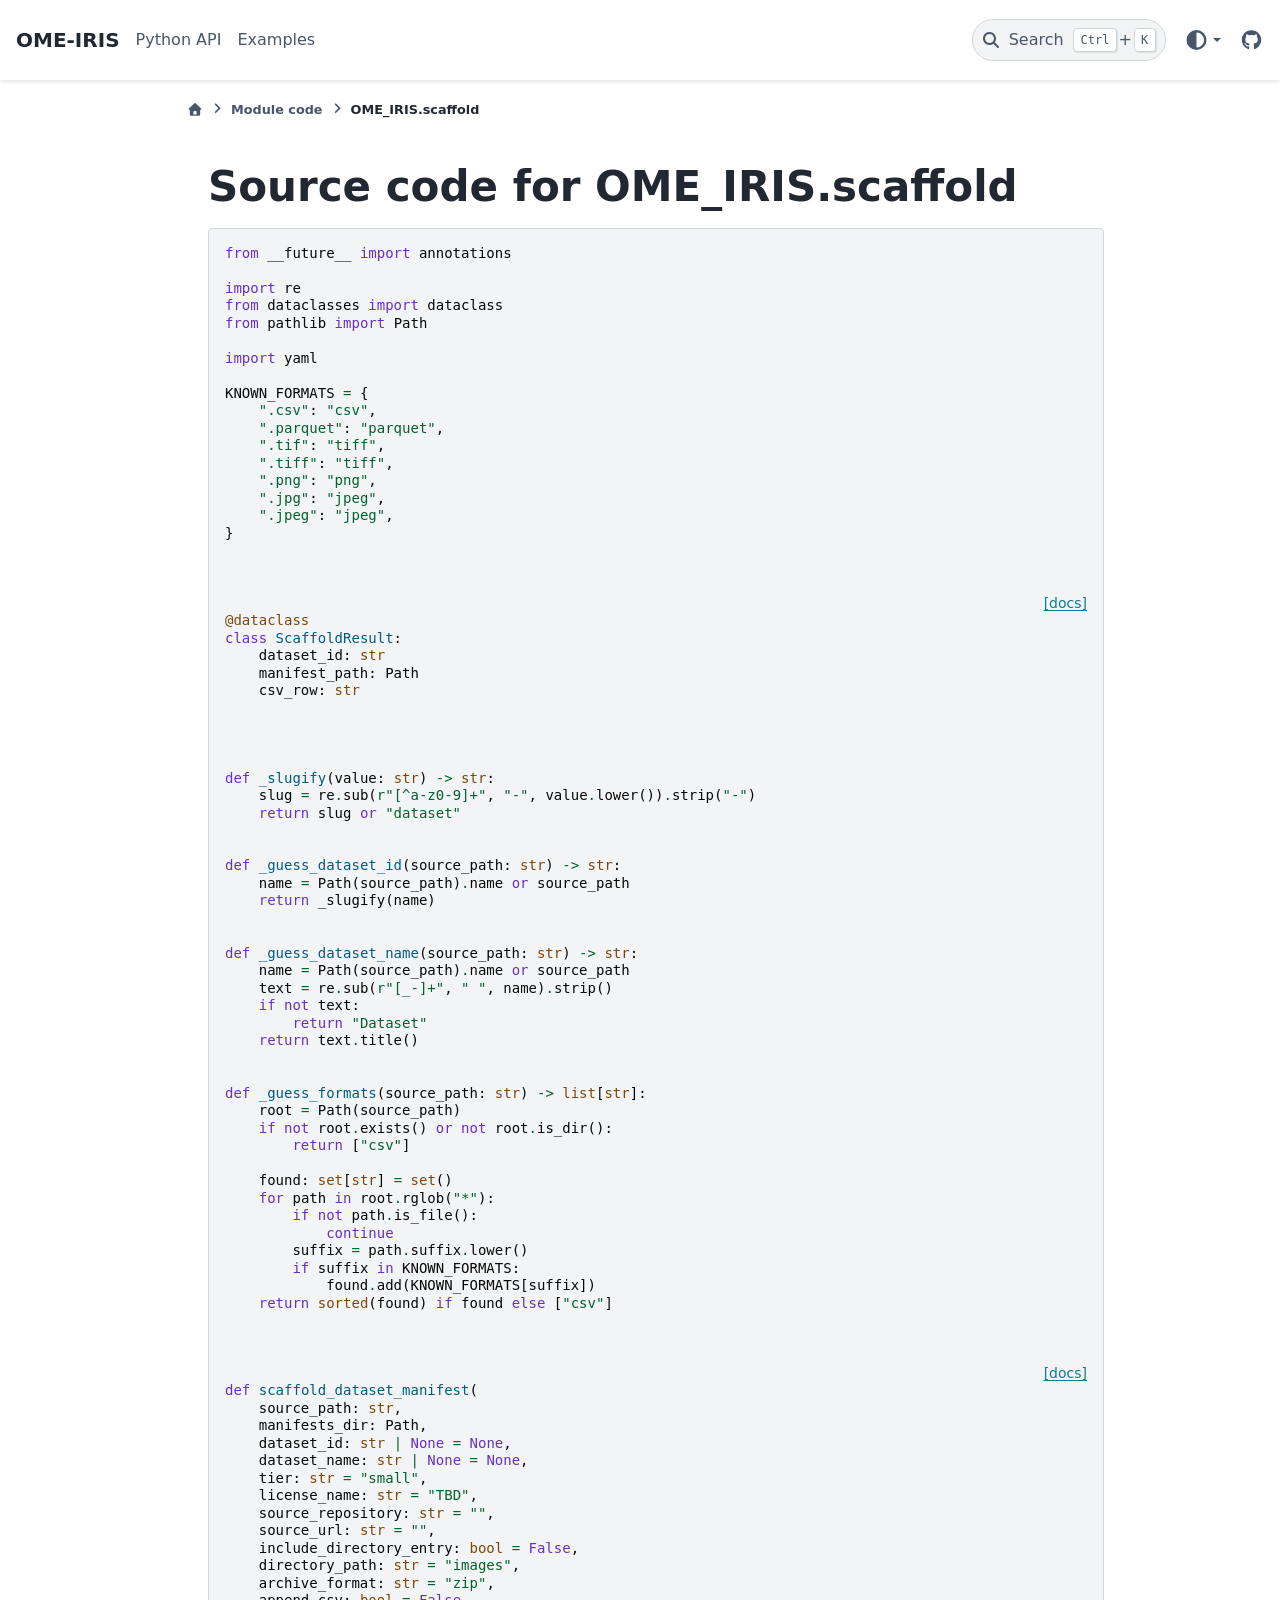
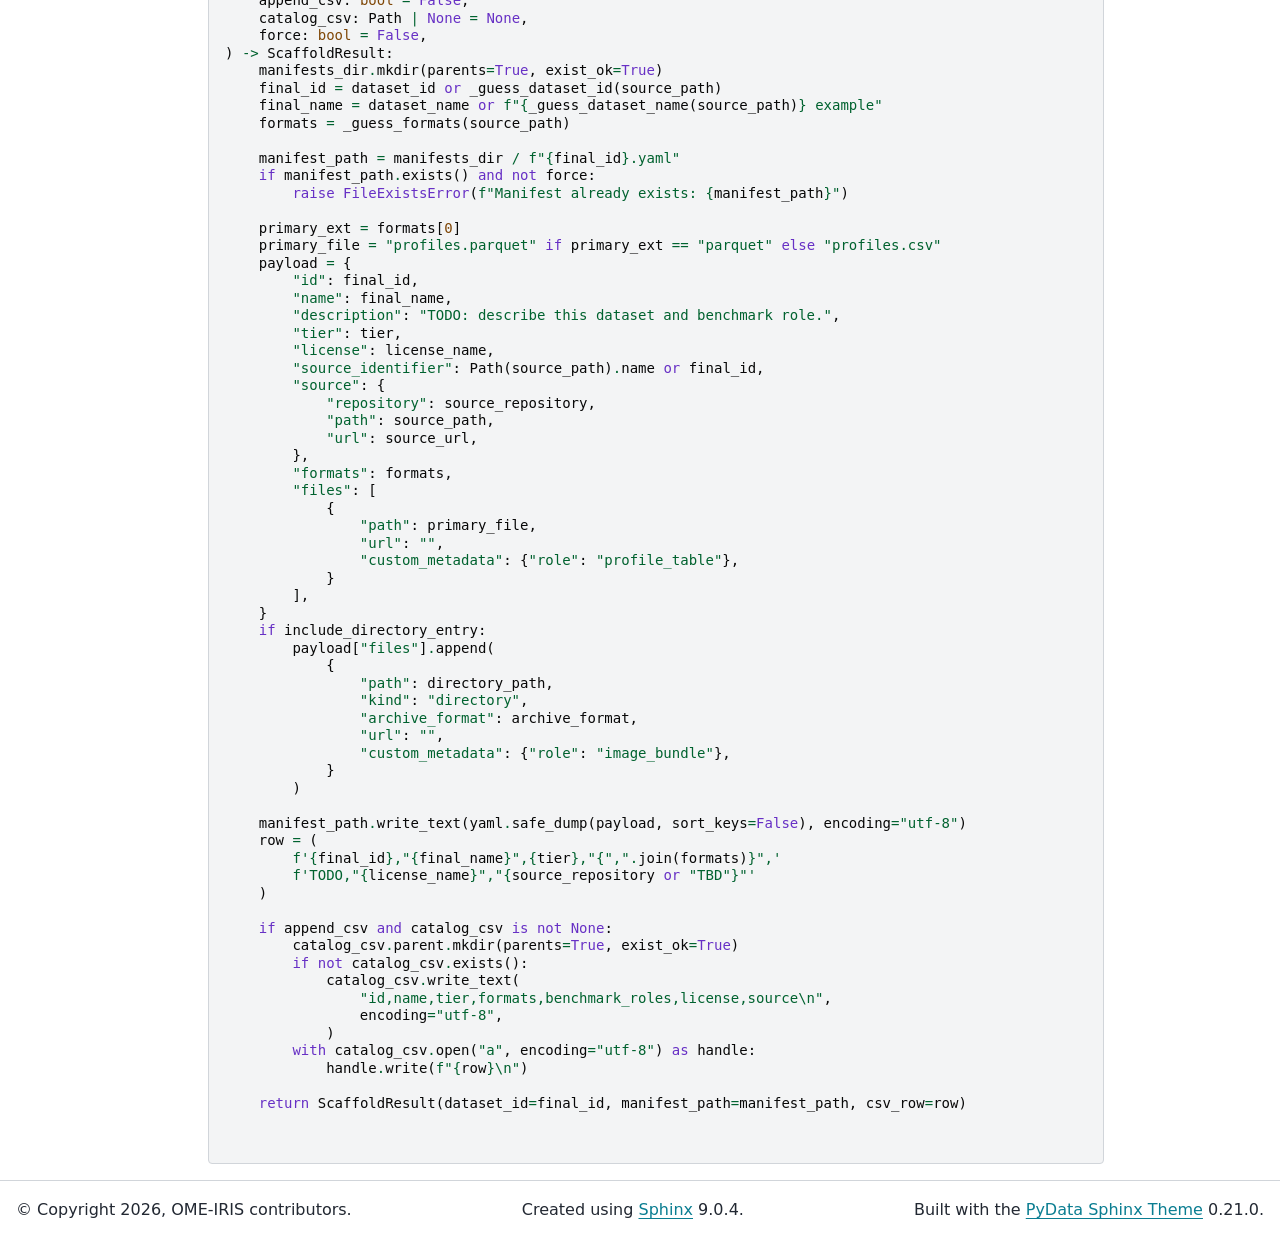
<file: _modules/OME_IRIS/scaffold.html>
<!DOCTYPE html>


<html lang="en" data-content_root="../../" >

  <head>
    <meta charset="utf-8" />
    <meta name="viewport" content="width=device-width, initial-scale=1.0" />
    <title>OME_IRIS.scaffold &#8212; OME-IRIS  documentation</title>
  
  
  
  <script data-cfasync="false">
    document.documentElement.dataset.mode = localStorage.getItem("mode") || "";
    document.documentElement.dataset.theme = localStorage.getItem("theme") || "";
  </script>
  <!--
    this give us a css class that will be invisible only if js is disabled
  -->
  <noscript>
    <style>
      .pst-js-only { display: none !important; }

    </style>
  </noscript>
  
  <!-- Loaded before other Sphinx assets -->
  <link href="../../_static/styles/theme.css?digest=cb8930eaaf36d9849b67" rel="stylesheet" />
<link href="../../_static/styles/pydata-sphinx-theme.css?digest=cb8930eaaf36d9849b67" rel="stylesheet" />

    <link rel="stylesheet" type="text/css" href="../../_static/pygments.css?v=8f2a1f02" />
    <link rel="stylesheet" type="text/css" href="../../_static/mystnb.11b39860a7a0cbfd473a3ad8a317855267ff0bd372690045ca344a6b62be495e.css" />
    <link rel="stylesheet" type="text/css" href="../../_static/custom.css?v=cc83fd59" />
  
  <!-- So that users can add custom icons -->
  <script defer src="../../_static/scripts/fontawesome.js?digest=cb8930eaaf36d9849b67"></script>
  <!-- Pre-loaded scripts that we'll load fully later -->
  <link rel="preload" as="script" href="../../_static/scripts/bootstrap.js?digest=cb8930eaaf36d9849b67" />
<link rel="preload" as="script" href="../../_static/scripts/pydata-sphinx-theme.js?digest=cb8930eaaf36d9849b67" />

    <script src="../../_static/documentation_options.js?v=5929fcd5"></script>
    <script src="../../_static/doctools.js?v=fd6eb6e6"></script>
    <script src="../../_static/sphinx_highlight.js?v=6ffebe34"></script>
    <script>DOCUMENTATION_OPTIONS.pagename = '_modules/OME_IRIS/scaffold';</script>
    <script>DOCUMENTATION_OPTIONS.search_as_you_type = false;</script>
    <link rel="index" title="Index" href="../../genindex.html" />
    <link rel="search" title="Search" href="../../search.html" />
  <meta name="viewport" content="width=device-width, initial-scale=1"/>
  <meta name="docsearch:language" content="en"/>
  <meta name="docsearch:version" content="" />
  
    
    <script src="../../_static/searchtools.js"></script>
    <script src="../../_static/language_data.js"></script>
    <script src="../../searchindex.js"></script>
  
  </head>
  <body data-default-mode="">
  
  
  <div id="pst-skip-link" class="skip-link d-print-none"><a href="#main-content">Skip to main content</a></div>

  
  <div id="pst-scroll-pixel-helper"></div>
  
  <button type="button" class="btn rounded-pill" id="pst-back-to-top">
    <i class="fa-solid fa-arrow-up"></i>Back to top</button>
  
  
  
  
  <dialog id="pst-search-dialog">
    
<form class="bd-search d-flex align-items-center"
      action="../../search.html"
      method="get">
  <i class="fa-solid fa-magnifying-glass"></i>
  <input type="search"
         class="form-control"
         name="q"
         placeholder="Search the docs ..."
         aria-label="Search the docs ..."
         autocomplete="off"
         autocorrect="off"
         autocapitalize="off"
         spellcheck="false"/>
  <span class="search-button__kbd-shortcut"><kbd class="kbd-shortcut__modifier">Ctrl</kbd>+<kbd>K</kbd></span>
</form>
  </dialog>

  <div class="pst-async-banner-revealer d-none">
  <aside id="bd-header-version-warning" class="d-none d-print-none" aria-label="Version warning"></aside>
</div>

  
    <header id="pst-header" class="bd-header navbar navbar-expand-lg bd-navbar d-print-none">
<div class="bd-header__inner bd-page-width">
  <button class="pst-navbar-icon sidebar-toggle primary-toggle" aria-label="Site navigation">
    <span class="fa-solid fa-bars"></span>
  </button>
  
  
  <div class=" navbar-header-items__start">
    
      <div class="navbar-item">

  
    
  

<a class="navbar-brand logo" href="../../index.html">
  
  
  
  
  
  
    <p class="title logo__title">OME-IRIS</p>
  
</a></div>
    
  </div>
  
  <div class=" navbar-header-items">
    
    <div class="me-auto navbar-header-items__center">
      
        <div class="navbar-item">
<nav>
  <ul class="bd-navbar-elements navbar-nav">
    
<li class="nav-item ">
  <a class="nav-link nav-internal" href="../../python-api.html">
    Python API
  </a>
</li>


<li class="nav-item ">
  <a class="nav-link nav-internal" href="../../examples.html">
    Examples
  </a>
</li>

  </ul>
</nav></div>
      
    </div>
    
    
    <div class="navbar-header-items__end">
      
        <div class="navbar-item navbar-persistent--container">
          

<button class="btn search-button-field search-button__button pst-js-only" title="Search" aria-label="Search" data-bs-placement="bottom" data-bs-toggle="tooltip">
 <i class="fa-solid fa-magnifying-glass"></i>
 <span class="search-button__default-text">Search</span>
 <span class="search-button__kbd-shortcut"><kbd class="kbd-shortcut__modifier">Ctrl</kbd>+<kbd class="kbd-shortcut__modifier">K</kbd></span>
</button>
        </div>
      
      
        <div class="navbar-item">

<div class="theme-switch-container dropdown pst-js-only" data-bs-toggle="tooltip" data-bs-placement="bottom" title="Color mode">
  <button class="btn btn-sm nav-link pst-navbar-icon theme-switch-button dropdown-toggle" aria-label="Color mode" data-bs-toggle="dropdown">
    <i class="theme-switch fa-solid fa-sun fa-lg fa-fw" data-mode="light" title="Light"></i>
    <i class="theme-switch fa-solid fa-moon fa-lg fa-fw" data-mode="dark" title="Dark"></i>
    <i class="theme-switch fa-solid fa-circle-half-stroke fa-lg fa-fw" data-mode="auto" title="System Settings"></i>
  </button>
  <ul class="dropdown-menu dropdown-menu-end">
    <li><button class="dropdown-item d-flex align-items-center theme-change-button" data-mode="auto"><i class="fa-solid fa-circle-half-stroke fa-lg fa-fw me-1"></i>System Settings</button></li>
    <li><button class="dropdown-item d-flex align-items-center theme-change-button" data-mode="light"><i class="fa-solid fa-sun fa-lg fa-fw me-1"></i>Light</button></li>
    <li><button class="dropdown-item d-flex align-items-center theme-change-button" data-mode="dark"><i class="fa-solid fa-moon fa-lg fa-fw me-1"></i>Dark</button></li>
  </ul>
</div></div>
      
        <div class="navbar-item"><ul class="navbar-icon-links"
    aria-label="Icon Links">
        <li class="nav-item">
          
          
          
          
          
          
          
          
          <a href="https://github.com/d33bs/OME-IRIS" title="GitHub" class="nav-link pst-navbar-icon" rel="noopener" target="_blank" data-bs-toggle="tooltip" data-bs-placement="bottom"><i class="fa-brands fa-github fa-lg" aria-hidden="true"></i><span class="visually-hidden">GitHub</span></a>
        </li>
</ul></div>
      
    </div>
    
  </div>
  
  
    <div class="navbar-persistent--mobile">

<button class="btn search-button-field search-button__button pst-js-only" title="Search" aria-label="Search" data-bs-placement="bottom" data-bs-toggle="tooltip">
 <i class="fa-solid fa-magnifying-glass"></i>
 <span class="search-button__default-text">Search</span>
 <span class="search-button__kbd-shortcut"><kbd class="kbd-shortcut__modifier">Ctrl</kbd>+<kbd class="kbd-shortcut__modifier">K</kbd></span>
</button>
    </div>
  

  
</div>

    </header>
  

  <div class="bd-container">
    <div class="bd-container__inner bd-page-width">
      
      
      
        
      
      <dialog id="pst-primary-sidebar-modal"></dialog>
      <div id="pst-primary-sidebar" class="bd-sidebar-primary bd-sidebar hide-on-wide">
        

  
  <div class="sidebar-header-items sidebar-primary__section">
    
    
      <div class="sidebar-header-items__center">
        
          
          
            <div class="navbar-item">
<nav>
  <ul class="bd-navbar-elements navbar-nav">
    
<li class="nav-item ">
  <a class="nav-link nav-internal" href="../../python-api.html">
    Python API
  </a>
</li>


<li class="nav-item ">
  <a class="nav-link nav-internal" href="../../examples.html">
    Examples
  </a>
</li>

  </ul>
</nav></div>
          
        
      </div>
    
    
    
      <div class="sidebar-header-items__end">
        
          <div class="navbar-item">

<div class="theme-switch-container dropdown pst-js-only" data-bs-toggle="tooltip" data-bs-placement="bottom" title="Color mode">
  <button class="btn btn-sm nav-link pst-navbar-icon theme-switch-button dropdown-toggle" aria-label="Color mode" data-bs-toggle="dropdown">
    <i class="theme-switch fa-solid fa-sun fa-lg fa-fw" data-mode="light" title="Light"></i>
    <i class="theme-switch fa-solid fa-moon fa-lg fa-fw" data-mode="dark" title="Dark"></i>
    <i class="theme-switch fa-solid fa-circle-half-stroke fa-lg fa-fw" data-mode="auto" title="System Settings"></i>
  </button>
  <ul class="dropdown-menu dropdown-menu-end">
    <li><button class="dropdown-item d-flex align-items-center theme-change-button" data-mode="auto"><i class="fa-solid fa-circle-half-stroke fa-lg fa-fw me-1"></i>System Settings</button></li>
    <li><button class="dropdown-item d-flex align-items-center theme-change-button" data-mode="light"><i class="fa-solid fa-sun fa-lg fa-fw me-1"></i>Light</button></li>
    <li><button class="dropdown-item d-flex align-items-center theme-change-button" data-mode="dark"><i class="fa-solid fa-moon fa-lg fa-fw me-1"></i>Dark</button></li>
  </ul>
</div></div>
        
          <div class="navbar-item"><ul class="navbar-icon-links"
    aria-label="Icon Links">
        <li class="nav-item">
          
          
          
          
          
          
          
          
          <a href="https://github.com/d33bs/OME-IRIS" title="GitHub" class="nav-link pst-navbar-icon" rel="noopener" target="_blank" data-bs-toggle="tooltip" data-bs-placement="bottom"><i class="fa-brands fa-github fa-lg" aria-hidden="true"></i><span class="visually-hidden">GitHub</span></a>
        </li>
</ul></div>
        
      </div>
    
  </div>
  
  
  <div class="sidebar-primary-items__end sidebar-primary__section">
      <div class="sidebar-primary-item">
<div id="ethical-ad-placement"
      class="flat"
      data-ea-publisher="readthedocs"
      data-ea-type="readthedocs-sidebar"
      data-ea-manual="true">
</div></div>
  </div>


      </div>
      
      <main id="main-content" class="bd-main" role="main">
        
        
          <div class="bd-content">
            <div class="bd-article-container">
              
              <div class="bd-header-article d-print-none">
<div class="header-article-items header-article__inner">
  
    <div class="header-article-items__start">
      
        <div class="header-article-item">

<nav aria-label="Breadcrumb" class="d-print-none">
  <ul class="bd-breadcrumbs">
    
    <li class="breadcrumb-item breadcrumb-home">
      <a href="../../index.html" class="nav-link" aria-label="Home">
        <i class="fa-solid fa-home"></i>
      </a>
    </li>
    
    <li class="breadcrumb-item"><a href="../index.html" class="nav-link">Module code</a></li>
    
    <li class="breadcrumb-item active" aria-current="page"><span class="ellipsis">OME_IRIS.scaffold</span></li>
  </ul>
</nav>
</div>
      
    </div>
  
  
</div>
</div>
              
              
              
                
<div id="searchbox"></div>
                <article class="bd-article">
                  
  <h1>Source code for OME_IRIS.scaffold</h1><div class="highlight"><pre>
<span></span><span class="kn">from</span><span class="w"> </span><span class="nn">__future__</span><span class="w"> </span><span class="kn">import</span> <span class="n">annotations</span>

<span class="kn">import</span><span class="w"> </span><span class="nn">re</span>
<span class="kn">from</span><span class="w"> </span><span class="nn">dataclasses</span><span class="w"> </span><span class="kn">import</span> <span class="n">dataclass</span>
<span class="kn">from</span><span class="w"> </span><span class="nn">pathlib</span><span class="w"> </span><span class="kn">import</span> <span class="n">Path</span>

<span class="kn">import</span><span class="w"> </span><span class="nn">yaml</span>

<span class="n">KNOWN_FORMATS</span> <span class="o">=</span> <span class="p">{</span>
    <span class="s2">&quot;.csv&quot;</span><span class="p">:</span> <span class="s2">&quot;csv&quot;</span><span class="p">,</span>
    <span class="s2">&quot;.parquet&quot;</span><span class="p">:</span> <span class="s2">&quot;parquet&quot;</span><span class="p">,</span>
    <span class="s2">&quot;.tif&quot;</span><span class="p">:</span> <span class="s2">&quot;tiff&quot;</span><span class="p">,</span>
    <span class="s2">&quot;.tiff&quot;</span><span class="p">:</span> <span class="s2">&quot;tiff&quot;</span><span class="p">,</span>
    <span class="s2">&quot;.png&quot;</span><span class="p">:</span> <span class="s2">&quot;png&quot;</span><span class="p">,</span>
    <span class="s2">&quot;.jpg&quot;</span><span class="p">:</span> <span class="s2">&quot;jpeg&quot;</span><span class="p">,</span>
    <span class="s2">&quot;.jpeg&quot;</span><span class="p">:</span> <span class="s2">&quot;jpeg&quot;</span><span class="p">,</span>
<span class="p">}</span>


<div class="viewcode-block" id="ScaffoldResult">
<a class="viewcode-back" href="../../python-api.html#OME_IRIS.scaffold.ScaffoldResult">[docs]</a>
<span class="nd">@dataclass</span>
<span class="k">class</span><span class="w"> </span><span class="nc">ScaffoldResult</span><span class="p">:</span>
    <span class="n">dataset_id</span><span class="p">:</span> <span class="nb">str</span>
    <span class="n">manifest_path</span><span class="p">:</span> <span class="n">Path</span>
    <span class="n">csv_row</span><span class="p">:</span> <span class="nb">str</span></div>



<span class="k">def</span><span class="w"> </span><span class="nf">_slugify</span><span class="p">(</span><span class="n">value</span><span class="p">:</span> <span class="nb">str</span><span class="p">)</span> <span class="o">-&gt;</span> <span class="nb">str</span><span class="p">:</span>
    <span class="n">slug</span> <span class="o">=</span> <span class="n">re</span><span class="o">.</span><span class="n">sub</span><span class="p">(</span><span class="sa">r</span><span class="s2">&quot;[^a-z0-9]+&quot;</span><span class="p">,</span> <span class="s2">&quot;-&quot;</span><span class="p">,</span> <span class="n">value</span><span class="o">.</span><span class="n">lower</span><span class="p">())</span><span class="o">.</span><span class="n">strip</span><span class="p">(</span><span class="s2">&quot;-&quot;</span><span class="p">)</span>
    <span class="k">return</span> <span class="n">slug</span> <span class="ow">or</span> <span class="s2">&quot;dataset&quot;</span>


<span class="k">def</span><span class="w"> </span><span class="nf">_guess_dataset_id</span><span class="p">(</span><span class="n">source_path</span><span class="p">:</span> <span class="nb">str</span><span class="p">)</span> <span class="o">-&gt;</span> <span class="nb">str</span><span class="p">:</span>
    <span class="n">name</span> <span class="o">=</span> <span class="n">Path</span><span class="p">(</span><span class="n">source_path</span><span class="p">)</span><span class="o">.</span><span class="n">name</span> <span class="ow">or</span> <span class="n">source_path</span>
    <span class="k">return</span> <span class="n">_slugify</span><span class="p">(</span><span class="n">name</span><span class="p">)</span>


<span class="k">def</span><span class="w"> </span><span class="nf">_guess_dataset_name</span><span class="p">(</span><span class="n">source_path</span><span class="p">:</span> <span class="nb">str</span><span class="p">)</span> <span class="o">-&gt;</span> <span class="nb">str</span><span class="p">:</span>
    <span class="n">name</span> <span class="o">=</span> <span class="n">Path</span><span class="p">(</span><span class="n">source_path</span><span class="p">)</span><span class="o">.</span><span class="n">name</span> <span class="ow">or</span> <span class="n">source_path</span>
    <span class="n">text</span> <span class="o">=</span> <span class="n">re</span><span class="o">.</span><span class="n">sub</span><span class="p">(</span><span class="sa">r</span><span class="s2">&quot;[_-]+&quot;</span><span class="p">,</span> <span class="s2">&quot; &quot;</span><span class="p">,</span> <span class="n">name</span><span class="p">)</span><span class="o">.</span><span class="n">strip</span><span class="p">()</span>
    <span class="k">if</span> <span class="ow">not</span> <span class="n">text</span><span class="p">:</span>
        <span class="k">return</span> <span class="s2">&quot;Dataset&quot;</span>
    <span class="k">return</span> <span class="n">text</span><span class="o">.</span><span class="n">title</span><span class="p">()</span>


<span class="k">def</span><span class="w"> </span><span class="nf">_guess_formats</span><span class="p">(</span><span class="n">source_path</span><span class="p">:</span> <span class="nb">str</span><span class="p">)</span> <span class="o">-&gt;</span> <span class="nb">list</span><span class="p">[</span><span class="nb">str</span><span class="p">]:</span>
    <span class="n">root</span> <span class="o">=</span> <span class="n">Path</span><span class="p">(</span><span class="n">source_path</span><span class="p">)</span>
    <span class="k">if</span> <span class="ow">not</span> <span class="n">root</span><span class="o">.</span><span class="n">exists</span><span class="p">()</span> <span class="ow">or</span> <span class="ow">not</span> <span class="n">root</span><span class="o">.</span><span class="n">is_dir</span><span class="p">():</span>
        <span class="k">return</span> <span class="p">[</span><span class="s2">&quot;csv&quot;</span><span class="p">]</span>

    <span class="n">found</span><span class="p">:</span> <span class="nb">set</span><span class="p">[</span><span class="nb">str</span><span class="p">]</span> <span class="o">=</span> <span class="nb">set</span><span class="p">()</span>
    <span class="k">for</span> <span class="n">path</span> <span class="ow">in</span> <span class="n">root</span><span class="o">.</span><span class="n">rglob</span><span class="p">(</span><span class="s2">&quot;*&quot;</span><span class="p">):</span>
        <span class="k">if</span> <span class="ow">not</span> <span class="n">path</span><span class="o">.</span><span class="n">is_file</span><span class="p">():</span>
            <span class="k">continue</span>
        <span class="n">suffix</span> <span class="o">=</span> <span class="n">path</span><span class="o">.</span><span class="n">suffix</span><span class="o">.</span><span class="n">lower</span><span class="p">()</span>
        <span class="k">if</span> <span class="n">suffix</span> <span class="ow">in</span> <span class="n">KNOWN_FORMATS</span><span class="p">:</span>
            <span class="n">found</span><span class="o">.</span><span class="n">add</span><span class="p">(</span><span class="n">KNOWN_FORMATS</span><span class="p">[</span><span class="n">suffix</span><span class="p">])</span>
    <span class="k">return</span> <span class="nb">sorted</span><span class="p">(</span><span class="n">found</span><span class="p">)</span> <span class="k">if</span> <span class="n">found</span> <span class="k">else</span> <span class="p">[</span><span class="s2">&quot;csv&quot;</span><span class="p">]</span>


<div class="viewcode-block" id="scaffold_dataset_manifest">
<a class="viewcode-back" href="../../python-api.html#OME_IRIS.scaffold.scaffold_dataset_manifest">[docs]</a>
<span class="k">def</span><span class="w"> </span><span class="nf">scaffold_dataset_manifest</span><span class="p">(</span>
    <span class="n">source_path</span><span class="p">:</span> <span class="nb">str</span><span class="p">,</span>
    <span class="n">manifests_dir</span><span class="p">:</span> <span class="n">Path</span><span class="p">,</span>
    <span class="n">dataset_id</span><span class="p">:</span> <span class="nb">str</span> <span class="o">|</span> <span class="kc">None</span> <span class="o">=</span> <span class="kc">None</span><span class="p">,</span>
    <span class="n">dataset_name</span><span class="p">:</span> <span class="nb">str</span> <span class="o">|</span> <span class="kc">None</span> <span class="o">=</span> <span class="kc">None</span><span class="p">,</span>
    <span class="n">tier</span><span class="p">:</span> <span class="nb">str</span> <span class="o">=</span> <span class="s2">&quot;small&quot;</span><span class="p">,</span>
    <span class="n">license_name</span><span class="p">:</span> <span class="nb">str</span> <span class="o">=</span> <span class="s2">&quot;TBD&quot;</span><span class="p">,</span>
    <span class="n">source_repository</span><span class="p">:</span> <span class="nb">str</span> <span class="o">=</span> <span class="s2">&quot;&quot;</span><span class="p">,</span>
    <span class="n">source_url</span><span class="p">:</span> <span class="nb">str</span> <span class="o">=</span> <span class="s2">&quot;&quot;</span><span class="p">,</span>
    <span class="n">include_directory_entry</span><span class="p">:</span> <span class="nb">bool</span> <span class="o">=</span> <span class="kc">False</span><span class="p">,</span>
    <span class="n">directory_path</span><span class="p">:</span> <span class="nb">str</span> <span class="o">=</span> <span class="s2">&quot;images&quot;</span><span class="p">,</span>
    <span class="n">archive_format</span><span class="p">:</span> <span class="nb">str</span> <span class="o">=</span> <span class="s2">&quot;zip&quot;</span><span class="p">,</span>
    <span class="n">append_csv</span><span class="p">:</span> <span class="nb">bool</span> <span class="o">=</span> <span class="kc">False</span><span class="p">,</span>
    <span class="n">catalog_csv</span><span class="p">:</span> <span class="n">Path</span> <span class="o">|</span> <span class="kc">None</span> <span class="o">=</span> <span class="kc">None</span><span class="p">,</span>
    <span class="n">force</span><span class="p">:</span> <span class="nb">bool</span> <span class="o">=</span> <span class="kc">False</span><span class="p">,</span>
<span class="p">)</span> <span class="o">-&gt;</span> <span class="n">ScaffoldResult</span><span class="p">:</span>
    <span class="n">manifests_dir</span><span class="o">.</span><span class="n">mkdir</span><span class="p">(</span><span class="n">parents</span><span class="o">=</span><span class="kc">True</span><span class="p">,</span> <span class="n">exist_ok</span><span class="o">=</span><span class="kc">True</span><span class="p">)</span>
    <span class="n">final_id</span> <span class="o">=</span> <span class="n">dataset_id</span> <span class="ow">or</span> <span class="n">_guess_dataset_id</span><span class="p">(</span><span class="n">source_path</span><span class="p">)</span>
    <span class="n">final_name</span> <span class="o">=</span> <span class="n">dataset_name</span> <span class="ow">or</span> <span class="sa">f</span><span class="s2">&quot;</span><span class="si">{</span><span class="n">_guess_dataset_name</span><span class="p">(</span><span class="n">source_path</span><span class="p">)</span><span class="si">}</span><span class="s2"> example&quot;</span>
    <span class="n">formats</span> <span class="o">=</span> <span class="n">_guess_formats</span><span class="p">(</span><span class="n">source_path</span><span class="p">)</span>

    <span class="n">manifest_path</span> <span class="o">=</span> <span class="n">manifests_dir</span> <span class="o">/</span> <span class="sa">f</span><span class="s2">&quot;</span><span class="si">{</span><span class="n">final_id</span><span class="si">}</span><span class="s2">.yaml&quot;</span>
    <span class="k">if</span> <span class="n">manifest_path</span><span class="o">.</span><span class="n">exists</span><span class="p">()</span> <span class="ow">and</span> <span class="ow">not</span> <span class="n">force</span><span class="p">:</span>
        <span class="k">raise</span> <span class="ne">FileExistsError</span><span class="p">(</span><span class="sa">f</span><span class="s2">&quot;Manifest already exists: </span><span class="si">{</span><span class="n">manifest_path</span><span class="si">}</span><span class="s2">&quot;</span><span class="p">)</span>

    <span class="n">primary_ext</span> <span class="o">=</span> <span class="n">formats</span><span class="p">[</span><span class="mi">0</span><span class="p">]</span>
    <span class="n">primary_file</span> <span class="o">=</span> <span class="s2">&quot;profiles.parquet&quot;</span> <span class="k">if</span> <span class="n">primary_ext</span> <span class="o">==</span> <span class="s2">&quot;parquet&quot;</span> <span class="k">else</span> <span class="s2">&quot;profiles.csv&quot;</span>
    <span class="n">payload</span> <span class="o">=</span> <span class="p">{</span>
        <span class="s2">&quot;id&quot;</span><span class="p">:</span> <span class="n">final_id</span><span class="p">,</span>
        <span class="s2">&quot;name&quot;</span><span class="p">:</span> <span class="n">final_name</span><span class="p">,</span>
        <span class="s2">&quot;description&quot;</span><span class="p">:</span> <span class="s2">&quot;TODO: describe this dataset and benchmark role.&quot;</span><span class="p">,</span>
        <span class="s2">&quot;tier&quot;</span><span class="p">:</span> <span class="n">tier</span><span class="p">,</span>
        <span class="s2">&quot;license&quot;</span><span class="p">:</span> <span class="n">license_name</span><span class="p">,</span>
        <span class="s2">&quot;source_identifier&quot;</span><span class="p">:</span> <span class="n">Path</span><span class="p">(</span><span class="n">source_path</span><span class="p">)</span><span class="o">.</span><span class="n">name</span> <span class="ow">or</span> <span class="n">final_id</span><span class="p">,</span>
        <span class="s2">&quot;source&quot;</span><span class="p">:</span> <span class="p">{</span>
            <span class="s2">&quot;repository&quot;</span><span class="p">:</span> <span class="n">source_repository</span><span class="p">,</span>
            <span class="s2">&quot;path&quot;</span><span class="p">:</span> <span class="n">source_path</span><span class="p">,</span>
            <span class="s2">&quot;url&quot;</span><span class="p">:</span> <span class="n">source_url</span><span class="p">,</span>
        <span class="p">},</span>
        <span class="s2">&quot;formats&quot;</span><span class="p">:</span> <span class="n">formats</span><span class="p">,</span>
        <span class="s2">&quot;files&quot;</span><span class="p">:</span> <span class="p">[</span>
            <span class="p">{</span>
                <span class="s2">&quot;path&quot;</span><span class="p">:</span> <span class="n">primary_file</span><span class="p">,</span>
                <span class="s2">&quot;url&quot;</span><span class="p">:</span> <span class="s2">&quot;&quot;</span><span class="p">,</span>
                <span class="s2">&quot;custom_metadata&quot;</span><span class="p">:</span> <span class="p">{</span><span class="s2">&quot;role&quot;</span><span class="p">:</span> <span class="s2">&quot;profile_table&quot;</span><span class="p">},</span>
            <span class="p">}</span>
        <span class="p">],</span>
    <span class="p">}</span>
    <span class="k">if</span> <span class="n">include_directory_entry</span><span class="p">:</span>
        <span class="n">payload</span><span class="p">[</span><span class="s2">&quot;files&quot;</span><span class="p">]</span><span class="o">.</span><span class="n">append</span><span class="p">(</span>
            <span class="p">{</span>
                <span class="s2">&quot;path&quot;</span><span class="p">:</span> <span class="n">directory_path</span><span class="p">,</span>
                <span class="s2">&quot;kind&quot;</span><span class="p">:</span> <span class="s2">&quot;directory&quot;</span><span class="p">,</span>
                <span class="s2">&quot;archive_format&quot;</span><span class="p">:</span> <span class="n">archive_format</span><span class="p">,</span>
                <span class="s2">&quot;url&quot;</span><span class="p">:</span> <span class="s2">&quot;&quot;</span><span class="p">,</span>
                <span class="s2">&quot;custom_metadata&quot;</span><span class="p">:</span> <span class="p">{</span><span class="s2">&quot;role&quot;</span><span class="p">:</span> <span class="s2">&quot;image_bundle&quot;</span><span class="p">},</span>
            <span class="p">}</span>
        <span class="p">)</span>

    <span class="n">manifest_path</span><span class="o">.</span><span class="n">write_text</span><span class="p">(</span><span class="n">yaml</span><span class="o">.</span><span class="n">safe_dump</span><span class="p">(</span><span class="n">payload</span><span class="p">,</span> <span class="n">sort_keys</span><span class="o">=</span><span class="kc">False</span><span class="p">),</span> <span class="n">encoding</span><span class="o">=</span><span class="s2">&quot;utf-8&quot;</span><span class="p">)</span>
    <span class="n">row</span> <span class="o">=</span> <span class="p">(</span>
        <span class="sa">f</span><span class="s1">&#39;</span><span class="si">{</span><span class="n">final_id</span><span class="si">}</span><span class="s1">,&quot;</span><span class="si">{</span><span class="n">final_name</span><span class="si">}</span><span class="s1">&quot;,</span><span class="si">{</span><span class="n">tier</span><span class="si">}</span><span class="s1">,&quot;</span><span class="si">{</span><span class="s2">&quot;,&quot;</span><span class="o">.</span><span class="n">join</span><span class="p">(</span><span class="n">formats</span><span class="p">)</span><span class="si">}</span><span class="s1">&quot;,&#39;</span>
        <span class="sa">f</span><span class="s1">&#39;TODO,&quot;</span><span class="si">{</span><span class="n">license_name</span><span class="si">}</span><span class="s1">&quot;,&quot;</span><span class="si">{</span><span class="n">source_repository</span><span class="w"> </span><span class="ow">or</span><span class="w"> </span><span class="s2">&quot;TBD&quot;</span><span class="si">}</span><span class="s1">&quot;&#39;</span>
    <span class="p">)</span>

    <span class="k">if</span> <span class="n">append_csv</span> <span class="ow">and</span> <span class="n">catalog_csv</span> <span class="ow">is</span> <span class="ow">not</span> <span class="kc">None</span><span class="p">:</span>
        <span class="n">catalog_csv</span><span class="o">.</span><span class="n">parent</span><span class="o">.</span><span class="n">mkdir</span><span class="p">(</span><span class="n">parents</span><span class="o">=</span><span class="kc">True</span><span class="p">,</span> <span class="n">exist_ok</span><span class="o">=</span><span class="kc">True</span><span class="p">)</span>
        <span class="k">if</span> <span class="ow">not</span> <span class="n">catalog_csv</span><span class="o">.</span><span class="n">exists</span><span class="p">():</span>
            <span class="n">catalog_csv</span><span class="o">.</span><span class="n">write_text</span><span class="p">(</span>
                <span class="s2">&quot;id,name,tier,formats,benchmark_roles,license,source</span><span class="se">\n</span><span class="s2">&quot;</span><span class="p">,</span>
                <span class="n">encoding</span><span class="o">=</span><span class="s2">&quot;utf-8&quot;</span><span class="p">,</span>
            <span class="p">)</span>
        <span class="k">with</span> <span class="n">catalog_csv</span><span class="o">.</span><span class="n">open</span><span class="p">(</span><span class="s2">&quot;a&quot;</span><span class="p">,</span> <span class="n">encoding</span><span class="o">=</span><span class="s2">&quot;utf-8&quot;</span><span class="p">)</span> <span class="k">as</span> <span class="n">handle</span><span class="p">:</span>
            <span class="n">handle</span><span class="o">.</span><span class="n">write</span><span class="p">(</span><span class="sa">f</span><span class="s2">&quot;</span><span class="si">{</span><span class="n">row</span><span class="si">}</span><span class="se">\n</span><span class="s2">&quot;</span><span class="p">)</span>

    <span class="k">return</span> <span class="n">ScaffoldResult</span><span class="p">(</span><span class="n">dataset_id</span><span class="o">=</span><span class="n">final_id</span><span class="p">,</span> <span class="n">manifest_path</span><span class="o">=</span><span class="n">manifest_path</span><span class="p">,</span> <span class="n">csv_row</span><span class="o">=</span><span class="n">row</span><span class="p">)</span></div>

</pre></div>

                </article>
              
              
              
              
              
                <footer class="prev-next-footer d-print-none">
                  
<div class="prev-next-area">
</div>
                </footer>
              
            </div>
            
            
              
            
          </div>
          <footer class="bd-footer-content">
            
          </footer>
        
      </main>
    </div>
  </div>
  
  <!-- Scripts loaded after <body> so the DOM is not blocked -->
  <script defer src="../../_static/scripts/bootstrap.js?digest=cb8930eaaf36d9849b67"></script>
<script defer src="../../_static/scripts/pydata-sphinx-theme.js?digest=cb8930eaaf36d9849b67"></script>

  <footer class="bd-footer">
<div class="bd-footer__inner bd-page-width">
  
    <div class="footer-items__start">
      
        <div class="footer-item">

  <p class="copyright">
    
      © Copyright 2026, OME-IRIS contributors.
      <br/>
    
  </p>
</div>
      
    </div>
  
  
    <div class="footer-items__center">
      
        <div class="footer-item">

  <p class="sphinx-version">
    Created using <a href="https://www.sphinx-doc.org/">Sphinx</a> 9.0.4.
    <br/>
  </p>
</div>
      
    </div>
  
  
    <div class="footer-items__end">
      
        <div class="footer-item">
<p class="theme-version">
  <!-- # L10n: Setting the PST URL as an argument as this does not need to be localized -->
  Built with the <a href="https://pydata-sphinx-theme.readthedocs.io/en/stable/index.html">PyData Sphinx Theme</a> 0.21.0.
</p></div>
      
    </div>
  
</div>

  </footer>
  </body>
</html>
</file>
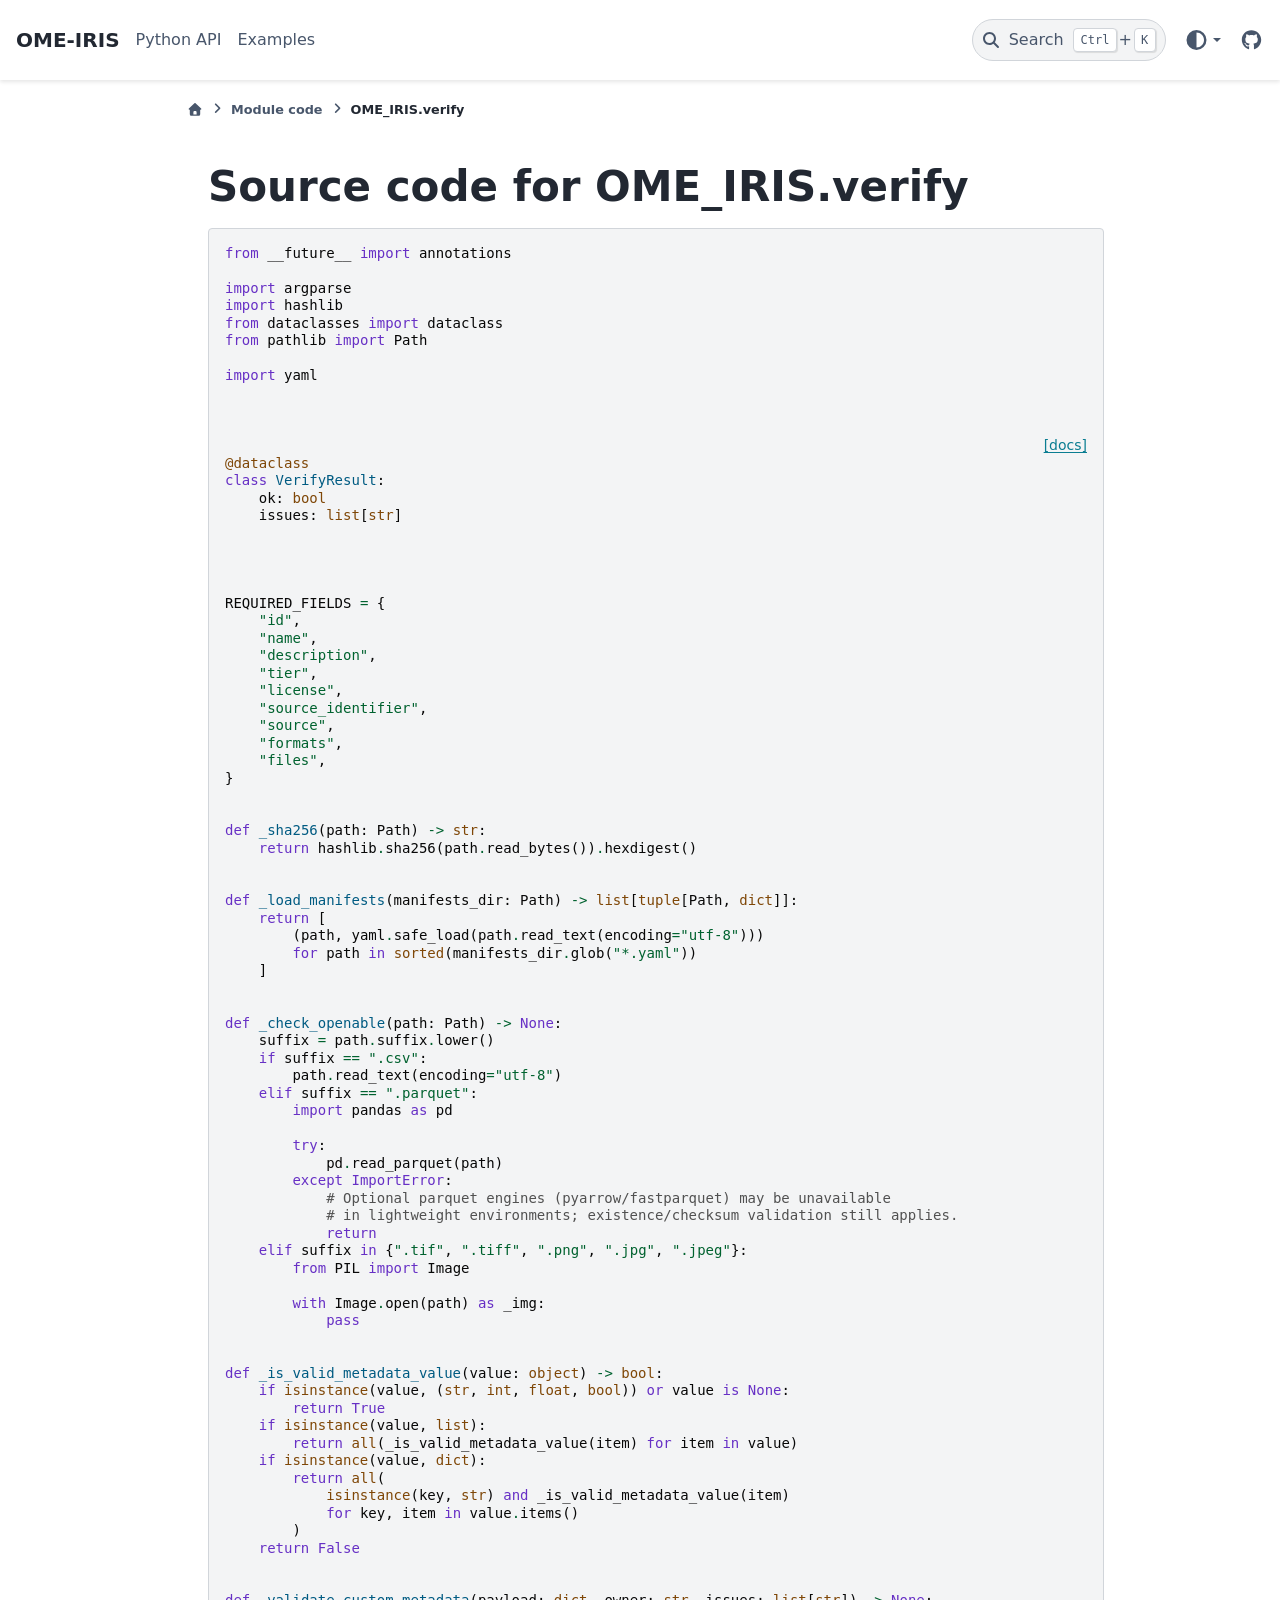
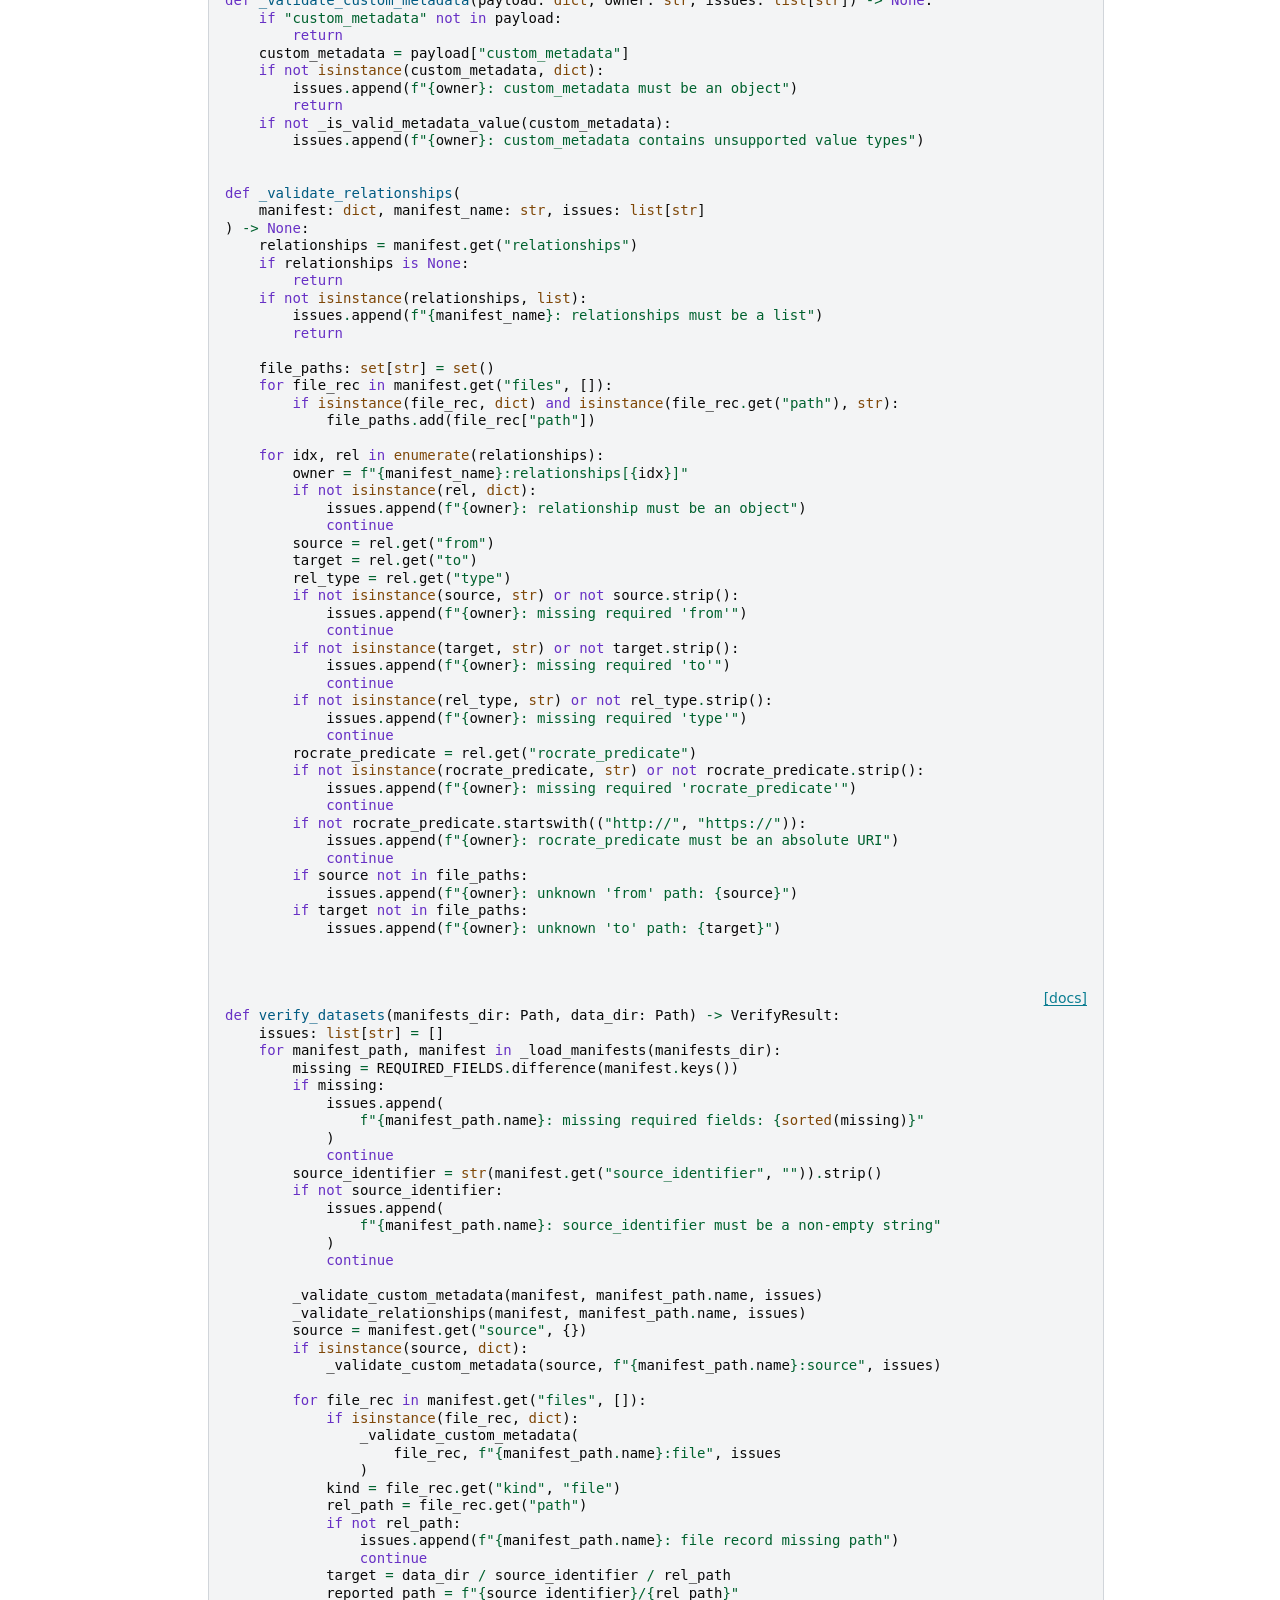
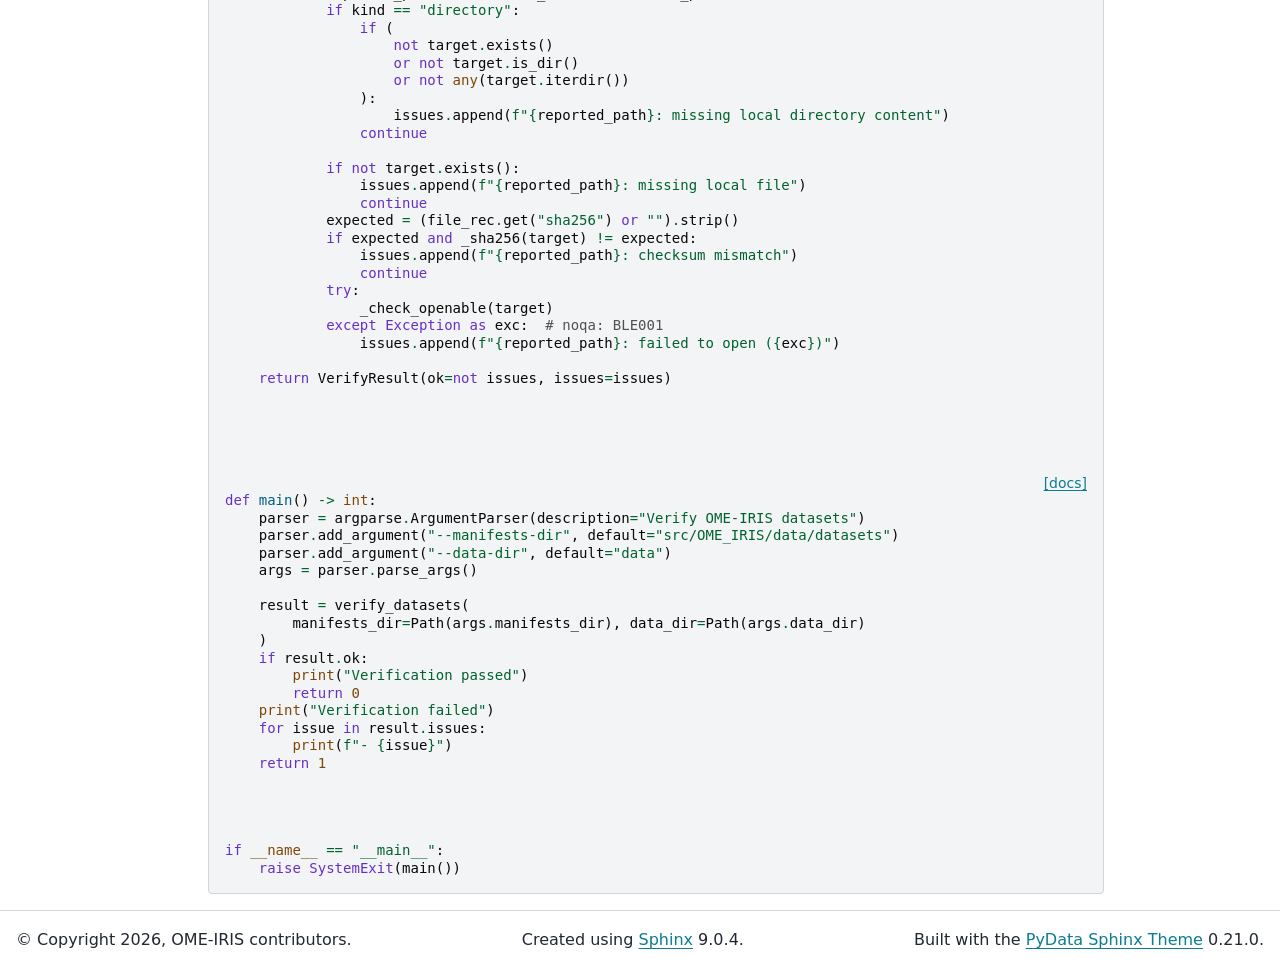
<file: _modules/OME_IRIS/verify.html>
<!DOCTYPE html>


<html lang="en" data-content_root="../../" >

  <head>
    <meta charset="utf-8" />
    <meta name="viewport" content="width=device-width, initial-scale=1.0" />
    <title>OME_IRIS.verify &#8212; OME-IRIS  documentation</title>
  
  
  
  <script data-cfasync="false">
    document.documentElement.dataset.mode = localStorage.getItem("mode") || "";
    document.documentElement.dataset.theme = localStorage.getItem("theme") || "";
  </script>
  <!--
    this give us a css class that will be invisible only if js is disabled
  -->
  <noscript>
    <style>
      .pst-js-only { display: none !important; }

    </style>
  </noscript>
  
  <!-- Loaded before other Sphinx assets -->
  <link href="../../_static/styles/theme.css?digest=cb8930eaaf36d9849b67" rel="stylesheet" />
<link href="../../_static/styles/pydata-sphinx-theme.css?digest=cb8930eaaf36d9849b67" rel="stylesheet" />

    <link rel="stylesheet" type="text/css" href="../../_static/pygments.css?v=8f2a1f02" />
    <link rel="stylesheet" type="text/css" href="../../_static/mystnb.11b39860a7a0cbfd473a3ad8a317855267ff0bd372690045ca344a6b62be495e.css" />
    <link rel="stylesheet" type="text/css" href="../../_static/custom.css?v=cc83fd59" />
  
  <!-- So that users can add custom icons -->
  <script defer src="../../_static/scripts/fontawesome.js?digest=cb8930eaaf36d9849b67"></script>
  <!-- Pre-loaded scripts that we'll load fully later -->
  <link rel="preload" as="script" href="../../_static/scripts/bootstrap.js?digest=cb8930eaaf36d9849b67" />
<link rel="preload" as="script" href="../../_static/scripts/pydata-sphinx-theme.js?digest=cb8930eaaf36d9849b67" />

    <script src="../../_static/documentation_options.js?v=5929fcd5"></script>
    <script src="../../_static/doctools.js?v=fd6eb6e6"></script>
    <script src="../../_static/sphinx_highlight.js?v=6ffebe34"></script>
    <script>DOCUMENTATION_OPTIONS.pagename = '_modules/OME_IRIS/verify';</script>
    <script>DOCUMENTATION_OPTIONS.search_as_you_type = false;</script>
    <link rel="index" title="Index" href="../../genindex.html" />
    <link rel="search" title="Search" href="../../search.html" />
  <meta name="viewport" content="width=device-width, initial-scale=1"/>
  <meta name="docsearch:language" content="en"/>
  <meta name="docsearch:version" content="" />
  
    
    <script src="../../_static/searchtools.js"></script>
    <script src="../../_static/language_data.js"></script>
    <script src="../../searchindex.js"></script>
  
  </head>
  <body data-default-mode="">
  
  
  <div id="pst-skip-link" class="skip-link d-print-none"><a href="#main-content">Skip to main content</a></div>

  
  <div id="pst-scroll-pixel-helper"></div>
  
  <button type="button" class="btn rounded-pill" id="pst-back-to-top">
    <i class="fa-solid fa-arrow-up"></i>Back to top</button>
  
  
  
  
  <dialog id="pst-search-dialog">
    
<form class="bd-search d-flex align-items-center"
      action="../../search.html"
      method="get">
  <i class="fa-solid fa-magnifying-glass"></i>
  <input type="search"
         class="form-control"
         name="q"
         placeholder="Search the docs ..."
         aria-label="Search the docs ..."
         autocomplete="off"
         autocorrect="off"
         autocapitalize="off"
         spellcheck="false"/>
  <span class="search-button__kbd-shortcut"><kbd class="kbd-shortcut__modifier">Ctrl</kbd>+<kbd>K</kbd></span>
</form>
  </dialog>

  <div class="pst-async-banner-revealer d-none">
  <aside id="bd-header-version-warning" class="d-none d-print-none" aria-label="Version warning"></aside>
</div>

  
    <header id="pst-header" class="bd-header navbar navbar-expand-lg bd-navbar d-print-none">
<div class="bd-header__inner bd-page-width">
  <button class="pst-navbar-icon sidebar-toggle primary-toggle" aria-label="Site navigation">
    <span class="fa-solid fa-bars"></span>
  </button>
  
  
  <div class=" navbar-header-items__start">
    
      <div class="navbar-item">

  
    
  

<a class="navbar-brand logo" href="../../index.html">
  
  
  
  
  
  
    <p class="title logo__title">OME-IRIS</p>
  
</a></div>
    
  </div>
  
  <div class=" navbar-header-items">
    
    <div class="me-auto navbar-header-items__center">
      
        <div class="navbar-item">
<nav>
  <ul class="bd-navbar-elements navbar-nav">
    
<li class="nav-item ">
  <a class="nav-link nav-internal" href="../../python-api.html">
    Python API
  </a>
</li>


<li class="nav-item ">
  <a class="nav-link nav-internal" href="../../examples.html">
    Examples
  </a>
</li>

  </ul>
</nav></div>
      
    </div>
    
    
    <div class="navbar-header-items__end">
      
        <div class="navbar-item navbar-persistent--container">
          

<button class="btn search-button-field search-button__button pst-js-only" title="Search" aria-label="Search" data-bs-placement="bottom" data-bs-toggle="tooltip">
 <i class="fa-solid fa-magnifying-glass"></i>
 <span class="search-button__default-text">Search</span>
 <span class="search-button__kbd-shortcut"><kbd class="kbd-shortcut__modifier">Ctrl</kbd>+<kbd class="kbd-shortcut__modifier">K</kbd></span>
</button>
        </div>
      
      
        <div class="navbar-item">

<div class="theme-switch-container dropdown pst-js-only" data-bs-toggle="tooltip" data-bs-placement="bottom" title="Color mode">
  <button class="btn btn-sm nav-link pst-navbar-icon theme-switch-button dropdown-toggle" aria-label="Color mode" data-bs-toggle="dropdown">
    <i class="theme-switch fa-solid fa-sun fa-lg fa-fw" data-mode="light" title="Light"></i>
    <i class="theme-switch fa-solid fa-moon fa-lg fa-fw" data-mode="dark" title="Dark"></i>
    <i class="theme-switch fa-solid fa-circle-half-stroke fa-lg fa-fw" data-mode="auto" title="System Settings"></i>
  </button>
  <ul class="dropdown-menu dropdown-menu-end">
    <li><button class="dropdown-item d-flex align-items-center theme-change-button" data-mode="auto"><i class="fa-solid fa-circle-half-stroke fa-lg fa-fw me-1"></i>System Settings</button></li>
    <li><button class="dropdown-item d-flex align-items-center theme-change-button" data-mode="light"><i class="fa-solid fa-sun fa-lg fa-fw me-1"></i>Light</button></li>
    <li><button class="dropdown-item d-flex align-items-center theme-change-button" data-mode="dark"><i class="fa-solid fa-moon fa-lg fa-fw me-1"></i>Dark</button></li>
  </ul>
</div></div>
      
        <div class="navbar-item"><ul class="navbar-icon-links"
    aria-label="Icon Links">
        <li class="nav-item">
          
          
          
          
          
          
          
          
          <a href="https://github.com/d33bs/OME-IRIS" title="GitHub" class="nav-link pst-navbar-icon" rel="noopener" target="_blank" data-bs-toggle="tooltip" data-bs-placement="bottom"><i class="fa-brands fa-github fa-lg" aria-hidden="true"></i><span class="visually-hidden">GitHub</span></a>
        </li>
</ul></div>
      
    </div>
    
  </div>
  
  
    <div class="navbar-persistent--mobile">

<button class="btn search-button-field search-button__button pst-js-only" title="Search" aria-label="Search" data-bs-placement="bottom" data-bs-toggle="tooltip">
 <i class="fa-solid fa-magnifying-glass"></i>
 <span class="search-button__default-text">Search</span>
 <span class="search-button__kbd-shortcut"><kbd class="kbd-shortcut__modifier">Ctrl</kbd>+<kbd class="kbd-shortcut__modifier">K</kbd></span>
</button>
    </div>
  

  
</div>

    </header>
  

  <div class="bd-container">
    <div class="bd-container__inner bd-page-width">
      
      
      
        
      
      <dialog id="pst-primary-sidebar-modal"></dialog>
      <div id="pst-primary-sidebar" class="bd-sidebar-primary bd-sidebar hide-on-wide">
        

  
  <div class="sidebar-header-items sidebar-primary__section">
    
    
      <div class="sidebar-header-items__center">
        
          
          
            <div class="navbar-item">
<nav>
  <ul class="bd-navbar-elements navbar-nav">
    
<li class="nav-item ">
  <a class="nav-link nav-internal" href="../../python-api.html">
    Python API
  </a>
</li>


<li class="nav-item ">
  <a class="nav-link nav-internal" href="../../examples.html">
    Examples
  </a>
</li>

  </ul>
</nav></div>
          
        
      </div>
    
    
    
      <div class="sidebar-header-items__end">
        
          <div class="navbar-item">

<div class="theme-switch-container dropdown pst-js-only" data-bs-toggle="tooltip" data-bs-placement="bottom" title="Color mode">
  <button class="btn btn-sm nav-link pst-navbar-icon theme-switch-button dropdown-toggle" aria-label="Color mode" data-bs-toggle="dropdown">
    <i class="theme-switch fa-solid fa-sun fa-lg fa-fw" data-mode="light" title="Light"></i>
    <i class="theme-switch fa-solid fa-moon fa-lg fa-fw" data-mode="dark" title="Dark"></i>
    <i class="theme-switch fa-solid fa-circle-half-stroke fa-lg fa-fw" data-mode="auto" title="System Settings"></i>
  </button>
  <ul class="dropdown-menu dropdown-menu-end">
    <li><button class="dropdown-item d-flex align-items-center theme-change-button" data-mode="auto"><i class="fa-solid fa-circle-half-stroke fa-lg fa-fw me-1"></i>System Settings</button></li>
    <li><button class="dropdown-item d-flex align-items-center theme-change-button" data-mode="light"><i class="fa-solid fa-sun fa-lg fa-fw me-1"></i>Light</button></li>
    <li><button class="dropdown-item d-flex align-items-center theme-change-button" data-mode="dark"><i class="fa-solid fa-moon fa-lg fa-fw me-1"></i>Dark</button></li>
  </ul>
</div></div>
        
          <div class="navbar-item"><ul class="navbar-icon-links"
    aria-label="Icon Links">
        <li class="nav-item">
          
          
          
          
          
          
          
          
          <a href="https://github.com/d33bs/OME-IRIS" title="GitHub" class="nav-link pst-navbar-icon" rel="noopener" target="_blank" data-bs-toggle="tooltip" data-bs-placement="bottom"><i class="fa-brands fa-github fa-lg" aria-hidden="true"></i><span class="visually-hidden">GitHub</span></a>
        </li>
</ul></div>
        
      </div>
    
  </div>
  
  
  <div class="sidebar-primary-items__end sidebar-primary__section">
      <div class="sidebar-primary-item">
<div id="ethical-ad-placement"
      class="flat"
      data-ea-publisher="readthedocs"
      data-ea-type="readthedocs-sidebar"
      data-ea-manual="true">
</div></div>
  </div>


      </div>
      
      <main id="main-content" class="bd-main" role="main">
        
        
          <div class="bd-content">
            <div class="bd-article-container">
              
              <div class="bd-header-article d-print-none">
<div class="header-article-items header-article__inner">
  
    <div class="header-article-items__start">
      
        <div class="header-article-item">

<nav aria-label="Breadcrumb" class="d-print-none">
  <ul class="bd-breadcrumbs">
    
    <li class="breadcrumb-item breadcrumb-home">
      <a href="../../index.html" class="nav-link" aria-label="Home">
        <i class="fa-solid fa-home"></i>
      </a>
    </li>
    
    <li class="breadcrumb-item"><a href="../index.html" class="nav-link">Module code</a></li>
    
    <li class="breadcrumb-item active" aria-current="page"><span class="ellipsis">OME_IRIS.verify</span></li>
  </ul>
</nav>
</div>
      
    </div>
  
  
</div>
</div>
              
              
              
                
<div id="searchbox"></div>
                <article class="bd-article">
                  
  <h1>Source code for OME_IRIS.verify</h1><div class="highlight"><pre>
<span></span><span class="kn">from</span><span class="w"> </span><span class="nn">__future__</span><span class="w"> </span><span class="kn">import</span> <span class="n">annotations</span>

<span class="kn">import</span><span class="w"> </span><span class="nn">argparse</span>
<span class="kn">import</span><span class="w"> </span><span class="nn">hashlib</span>
<span class="kn">from</span><span class="w"> </span><span class="nn">dataclasses</span><span class="w"> </span><span class="kn">import</span> <span class="n">dataclass</span>
<span class="kn">from</span><span class="w"> </span><span class="nn">pathlib</span><span class="w"> </span><span class="kn">import</span> <span class="n">Path</span>

<span class="kn">import</span><span class="w"> </span><span class="nn">yaml</span>


<div class="viewcode-block" id="VerifyResult">
<a class="viewcode-back" href="../../python-api.html#OME_IRIS.verify.VerifyResult">[docs]</a>
<span class="nd">@dataclass</span>
<span class="k">class</span><span class="w"> </span><span class="nc">VerifyResult</span><span class="p">:</span>
    <span class="n">ok</span><span class="p">:</span> <span class="nb">bool</span>
    <span class="n">issues</span><span class="p">:</span> <span class="nb">list</span><span class="p">[</span><span class="nb">str</span><span class="p">]</span></div>



<span class="n">REQUIRED_FIELDS</span> <span class="o">=</span> <span class="p">{</span>
    <span class="s2">&quot;id&quot;</span><span class="p">,</span>
    <span class="s2">&quot;name&quot;</span><span class="p">,</span>
    <span class="s2">&quot;description&quot;</span><span class="p">,</span>
    <span class="s2">&quot;tier&quot;</span><span class="p">,</span>
    <span class="s2">&quot;license&quot;</span><span class="p">,</span>
    <span class="s2">&quot;source_identifier&quot;</span><span class="p">,</span>
    <span class="s2">&quot;source&quot;</span><span class="p">,</span>
    <span class="s2">&quot;formats&quot;</span><span class="p">,</span>
    <span class="s2">&quot;files&quot;</span><span class="p">,</span>
<span class="p">}</span>


<span class="k">def</span><span class="w"> </span><span class="nf">_sha256</span><span class="p">(</span><span class="n">path</span><span class="p">:</span> <span class="n">Path</span><span class="p">)</span> <span class="o">-&gt;</span> <span class="nb">str</span><span class="p">:</span>
    <span class="k">return</span> <span class="n">hashlib</span><span class="o">.</span><span class="n">sha256</span><span class="p">(</span><span class="n">path</span><span class="o">.</span><span class="n">read_bytes</span><span class="p">())</span><span class="o">.</span><span class="n">hexdigest</span><span class="p">()</span>


<span class="k">def</span><span class="w"> </span><span class="nf">_load_manifests</span><span class="p">(</span><span class="n">manifests_dir</span><span class="p">:</span> <span class="n">Path</span><span class="p">)</span> <span class="o">-&gt;</span> <span class="nb">list</span><span class="p">[</span><span class="nb">tuple</span><span class="p">[</span><span class="n">Path</span><span class="p">,</span> <span class="nb">dict</span><span class="p">]]:</span>
    <span class="k">return</span> <span class="p">[</span>
        <span class="p">(</span><span class="n">path</span><span class="p">,</span> <span class="n">yaml</span><span class="o">.</span><span class="n">safe_load</span><span class="p">(</span><span class="n">path</span><span class="o">.</span><span class="n">read_text</span><span class="p">(</span><span class="n">encoding</span><span class="o">=</span><span class="s2">&quot;utf-8&quot;</span><span class="p">)))</span>
        <span class="k">for</span> <span class="n">path</span> <span class="ow">in</span> <span class="nb">sorted</span><span class="p">(</span><span class="n">manifests_dir</span><span class="o">.</span><span class="n">glob</span><span class="p">(</span><span class="s2">&quot;*.yaml&quot;</span><span class="p">))</span>
    <span class="p">]</span>


<span class="k">def</span><span class="w"> </span><span class="nf">_check_openable</span><span class="p">(</span><span class="n">path</span><span class="p">:</span> <span class="n">Path</span><span class="p">)</span> <span class="o">-&gt;</span> <span class="kc">None</span><span class="p">:</span>
    <span class="n">suffix</span> <span class="o">=</span> <span class="n">path</span><span class="o">.</span><span class="n">suffix</span><span class="o">.</span><span class="n">lower</span><span class="p">()</span>
    <span class="k">if</span> <span class="n">suffix</span> <span class="o">==</span> <span class="s2">&quot;.csv&quot;</span><span class="p">:</span>
        <span class="n">path</span><span class="o">.</span><span class="n">read_text</span><span class="p">(</span><span class="n">encoding</span><span class="o">=</span><span class="s2">&quot;utf-8&quot;</span><span class="p">)</span>
    <span class="k">elif</span> <span class="n">suffix</span> <span class="o">==</span> <span class="s2">&quot;.parquet&quot;</span><span class="p">:</span>
        <span class="kn">import</span><span class="w"> </span><span class="nn">pandas</span><span class="w"> </span><span class="k">as</span><span class="w"> </span><span class="nn">pd</span>

        <span class="k">try</span><span class="p">:</span>
            <span class="n">pd</span><span class="o">.</span><span class="n">read_parquet</span><span class="p">(</span><span class="n">path</span><span class="p">)</span>
        <span class="k">except</span> <span class="ne">ImportError</span><span class="p">:</span>
            <span class="c1"># Optional parquet engines (pyarrow/fastparquet) may be unavailable</span>
            <span class="c1"># in lightweight environments; existence/checksum validation still applies.</span>
            <span class="k">return</span>
    <span class="k">elif</span> <span class="n">suffix</span> <span class="ow">in</span> <span class="p">{</span><span class="s2">&quot;.tif&quot;</span><span class="p">,</span> <span class="s2">&quot;.tiff&quot;</span><span class="p">,</span> <span class="s2">&quot;.png&quot;</span><span class="p">,</span> <span class="s2">&quot;.jpg&quot;</span><span class="p">,</span> <span class="s2">&quot;.jpeg&quot;</span><span class="p">}:</span>
        <span class="kn">from</span><span class="w"> </span><span class="nn">PIL</span><span class="w"> </span><span class="kn">import</span> <span class="n">Image</span>

        <span class="k">with</span> <span class="n">Image</span><span class="o">.</span><span class="n">open</span><span class="p">(</span><span class="n">path</span><span class="p">)</span> <span class="k">as</span> <span class="n">_img</span><span class="p">:</span>
            <span class="k">pass</span>


<span class="k">def</span><span class="w"> </span><span class="nf">_is_valid_metadata_value</span><span class="p">(</span><span class="n">value</span><span class="p">:</span> <span class="nb">object</span><span class="p">)</span> <span class="o">-&gt;</span> <span class="nb">bool</span><span class="p">:</span>
    <span class="k">if</span> <span class="nb">isinstance</span><span class="p">(</span><span class="n">value</span><span class="p">,</span> <span class="p">(</span><span class="nb">str</span><span class="p">,</span> <span class="nb">int</span><span class="p">,</span> <span class="nb">float</span><span class="p">,</span> <span class="nb">bool</span><span class="p">))</span> <span class="ow">or</span> <span class="n">value</span> <span class="ow">is</span> <span class="kc">None</span><span class="p">:</span>
        <span class="k">return</span> <span class="kc">True</span>
    <span class="k">if</span> <span class="nb">isinstance</span><span class="p">(</span><span class="n">value</span><span class="p">,</span> <span class="nb">list</span><span class="p">):</span>
        <span class="k">return</span> <span class="nb">all</span><span class="p">(</span><span class="n">_is_valid_metadata_value</span><span class="p">(</span><span class="n">item</span><span class="p">)</span> <span class="k">for</span> <span class="n">item</span> <span class="ow">in</span> <span class="n">value</span><span class="p">)</span>
    <span class="k">if</span> <span class="nb">isinstance</span><span class="p">(</span><span class="n">value</span><span class="p">,</span> <span class="nb">dict</span><span class="p">):</span>
        <span class="k">return</span> <span class="nb">all</span><span class="p">(</span>
            <span class="nb">isinstance</span><span class="p">(</span><span class="n">key</span><span class="p">,</span> <span class="nb">str</span><span class="p">)</span> <span class="ow">and</span> <span class="n">_is_valid_metadata_value</span><span class="p">(</span><span class="n">item</span><span class="p">)</span>
            <span class="k">for</span> <span class="n">key</span><span class="p">,</span> <span class="n">item</span> <span class="ow">in</span> <span class="n">value</span><span class="o">.</span><span class="n">items</span><span class="p">()</span>
        <span class="p">)</span>
    <span class="k">return</span> <span class="kc">False</span>


<span class="k">def</span><span class="w"> </span><span class="nf">_validate_custom_metadata</span><span class="p">(</span><span class="n">payload</span><span class="p">:</span> <span class="nb">dict</span><span class="p">,</span> <span class="n">owner</span><span class="p">:</span> <span class="nb">str</span><span class="p">,</span> <span class="n">issues</span><span class="p">:</span> <span class="nb">list</span><span class="p">[</span><span class="nb">str</span><span class="p">])</span> <span class="o">-&gt;</span> <span class="kc">None</span><span class="p">:</span>
    <span class="k">if</span> <span class="s2">&quot;custom_metadata&quot;</span> <span class="ow">not</span> <span class="ow">in</span> <span class="n">payload</span><span class="p">:</span>
        <span class="k">return</span>
    <span class="n">custom_metadata</span> <span class="o">=</span> <span class="n">payload</span><span class="p">[</span><span class="s2">&quot;custom_metadata&quot;</span><span class="p">]</span>
    <span class="k">if</span> <span class="ow">not</span> <span class="nb">isinstance</span><span class="p">(</span><span class="n">custom_metadata</span><span class="p">,</span> <span class="nb">dict</span><span class="p">):</span>
        <span class="n">issues</span><span class="o">.</span><span class="n">append</span><span class="p">(</span><span class="sa">f</span><span class="s2">&quot;</span><span class="si">{</span><span class="n">owner</span><span class="si">}</span><span class="s2">: custom_metadata must be an object&quot;</span><span class="p">)</span>
        <span class="k">return</span>
    <span class="k">if</span> <span class="ow">not</span> <span class="n">_is_valid_metadata_value</span><span class="p">(</span><span class="n">custom_metadata</span><span class="p">):</span>
        <span class="n">issues</span><span class="o">.</span><span class="n">append</span><span class="p">(</span><span class="sa">f</span><span class="s2">&quot;</span><span class="si">{</span><span class="n">owner</span><span class="si">}</span><span class="s2">: custom_metadata contains unsupported value types&quot;</span><span class="p">)</span>


<span class="k">def</span><span class="w"> </span><span class="nf">_validate_relationships</span><span class="p">(</span>
    <span class="n">manifest</span><span class="p">:</span> <span class="nb">dict</span><span class="p">,</span> <span class="n">manifest_name</span><span class="p">:</span> <span class="nb">str</span><span class="p">,</span> <span class="n">issues</span><span class="p">:</span> <span class="nb">list</span><span class="p">[</span><span class="nb">str</span><span class="p">]</span>
<span class="p">)</span> <span class="o">-&gt;</span> <span class="kc">None</span><span class="p">:</span>
    <span class="n">relationships</span> <span class="o">=</span> <span class="n">manifest</span><span class="o">.</span><span class="n">get</span><span class="p">(</span><span class="s2">&quot;relationships&quot;</span><span class="p">)</span>
    <span class="k">if</span> <span class="n">relationships</span> <span class="ow">is</span> <span class="kc">None</span><span class="p">:</span>
        <span class="k">return</span>
    <span class="k">if</span> <span class="ow">not</span> <span class="nb">isinstance</span><span class="p">(</span><span class="n">relationships</span><span class="p">,</span> <span class="nb">list</span><span class="p">):</span>
        <span class="n">issues</span><span class="o">.</span><span class="n">append</span><span class="p">(</span><span class="sa">f</span><span class="s2">&quot;</span><span class="si">{</span><span class="n">manifest_name</span><span class="si">}</span><span class="s2">: relationships must be a list&quot;</span><span class="p">)</span>
        <span class="k">return</span>

    <span class="n">file_paths</span><span class="p">:</span> <span class="nb">set</span><span class="p">[</span><span class="nb">str</span><span class="p">]</span> <span class="o">=</span> <span class="nb">set</span><span class="p">()</span>
    <span class="k">for</span> <span class="n">file_rec</span> <span class="ow">in</span> <span class="n">manifest</span><span class="o">.</span><span class="n">get</span><span class="p">(</span><span class="s2">&quot;files&quot;</span><span class="p">,</span> <span class="p">[]):</span>
        <span class="k">if</span> <span class="nb">isinstance</span><span class="p">(</span><span class="n">file_rec</span><span class="p">,</span> <span class="nb">dict</span><span class="p">)</span> <span class="ow">and</span> <span class="nb">isinstance</span><span class="p">(</span><span class="n">file_rec</span><span class="o">.</span><span class="n">get</span><span class="p">(</span><span class="s2">&quot;path&quot;</span><span class="p">),</span> <span class="nb">str</span><span class="p">):</span>
            <span class="n">file_paths</span><span class="o">.</span><span class="n">add</span><span class="p">(</span><span class="n">file_rec</span><span class="p">[</span><span class="s2">&quot;path&quot;</span><span class="p">])</span>

    <span class="k">for</span> <span class="n">idx</span><span class="p">,</span> <span class="n">rel</span> <span class="ow">in</span> <span class="nb">enumerate</span><span class="p">(</span><span class="n">relationships</span><span class="p">):</span>
        <span class="n">owner</span> <span class="o">=</span> <span class="sa">f</span><span class="s2">&quot;</span><span class="si">{</span><span class="n">manifest_name</span><span class="si">}</span><span class="s2">:relationships[</span><span class="si">{</span><span class="n">idx</span><span class="si">}</span><span class="s2">]&quot;</span>
        <span class="k">if</span> <span class="ow">not</span> <span class="nb">isinstance</span><span class="p">(</span><span class="n">rel</span><span class="p">,</span> <span class="nb">dict</span><span class="p">):</span>
            <span class="n">issues</span><span class="o">.</span><span class="n">append</span><span class="p">(</span><span class="sa">f</span><span class="s2">&quot;</span><span class="si">{</span><span class="n">owner</span><span class="si">}</span><span class="s2">: relationship must be an object&quot;</span><span class="p">)</span>
            <span class="k">continue</span>
        <span class="n">source</span> <span class="o">=</span> <span class="n">rel</span><span class="o">.</span><span class="n">get</span><span class="p">(</span><span class="s2">&quot;from&quot;</span><span class="p">)</span>
        <span class="n">target</span> <span class="o">=</span> <span class="n">rel</span><span class="o">.</span><span class="n">get</span><span class="p">(</span><span class="s2">&quot;to&quot;</span><span class="p">)</span>
        <span class="n">rel_type</span> <span class="o">=</span> <span class="n">rel</span><span class="o">.</span><span class="n">get</span><span class="p">(</span><span class="s2">&quot;type&quot;</span><span class="p">)</span>
        <span class="k">if</span> <span class="ow">not</span> <span class="nb">isinstance</span><span class="p">(</span><span class="n">source</span><span class="p">,</span> <span class="nb">str</span><span class="p">)</span> <span class="ow">or</span> <span class="ow">not</span> <span class="n">source</span><span class="o">.</span><span class="n">strip</span><span class="p">():</span>
            <span class="n">issues</span><span class="o">.</span><span class="n">append</span><span class="p">(</span><span class="sa">f</span><span class="s2">&quot;</span><span class="si">{</span><span class="n">owner</span><span class="si">}</span><span class="s2">: missing required &#39;from&#39;&quot;</span><span class="p">)</span>
            <span class="k">continue</span>
        <span class="k">if</span> <span class="ow">not</span> <span class="nb">isinstance</span><span class="p">(</span><span class="n">target</span><span class="p">,</span> <span class="nb">str</span><span class="p">)</span> <span class="ow">or</span> <span class="ow">not</span> <span class="n">target</span><span class="o">.</span><span class="n">strip</span><span class="p">():</span>
            <span class="n">issues</span><span class="o">.</span><span class="n">append</span><span class="p">(</span><span class="sa">f</span><span class="s2">&quot;</span><span class="si">{</span><span class="n">owner</span><span class="si">}</span><span class="s2">: missing required &#39;to&#39;&quot;</span><span class="p">)</span>
            <span class="k">continue</span>
        <span class="k">if</span> <span class="ow">not</span> <span class="nb">isinstance</span><span class="p">(</span><span class="n">rel_type</span><span class="p">,</span> <span class="nb">str</span><span class="p">)</span> <span class="ow">or</span> <span class="ow">not</span> <span class="n">rel_type</span><span class="o">.</span><span class="n">strip</span><span class="p">():</span>
            <span class="n">issues</span><span class="o">.</span><span class="n">append</span><span class="p">(</span><span class="sa">f</span><span class="s2">&quot;</span><span class="si">{</span><span class="n">owner</span><span class="si">}</span><span class="s2">: missing required &#39;type&#39;&quot;</span><span class="p">)</span>
            <span class="k">continue</span>
        <span class="n">rocrate_predicate</span> <span class="o">=</span> <span class="n">rel</span><span class="o">.</span><span class="n">get</span><span class="p">(</span><span class="s2">&quot;rocrate_predicate&quot;</span><span class="p">)</span>
        <span class="k">if</span> <span class="ow">not</span> <span class="nb">isinstance</span><span class="p">(</span><span class="n">rocrate_predicate</span><span class="p">,</span> <span class="nb">str</span><span class="p">)</span> <span class="ow">or</span> <span class="ow">not</span> <span class="n">rocrate_predicate</span><span class="o">.</span><span class="n">strip</span><span class="p">():</span>
            <span class="n">issues</span><span class="o">.</span><span class="n">append</span><span class="p">(</span><span class="sa">f</span><span class="s2">&quot;</span><span class="si">{</span><span class="n">owner</span><span class="si">}</span><span class="s2">: missing required &#39;rocrate_predicate&#39;&quot;</span><span class="p">)</span>
            <span class="k">continue</span>
        <span class="k">if</span> <span class="ow">not</span> <span class="n">rocrate_predicate</span><span class="o">.</span><span class="n">startswith</span><span class="p">((</span><span class="s2">&quot;http://&quot;</span><span class="p">,</span> <span class="s2">&quot;https://&quot;</span><span class="p">)):</span>
            <span class="n">issues</span><span class="o">.</span><span class="n">append</span><span class="p">(</span><span class="sa">f</span><span class="s2">&quot;</span><span class="si">{</span><span class="n">owner</span><span class="si">}</span><span class="s2">: rocrate_predicate must be an absolute URI&quot;</span><span class="p">)</span>
            <span class="k">continue</span>
        <span class="k">if</span> <span class="n">source</span> <span class="ow">not</span> <span class="ow">in</span> <span class="n">file_paths</span><span class="p">:</span>
            <span class="n">issues</span><span class="o">.</span><span class="n">append</span><span class="p">(</span><span class="sa">f</span><span class="s2">&quot;</span><span class="si">{</span><span class="n">owner</span><span class="si">}</span><span class="s2">: unknown &#39;from&#39; path: </span><span class="si">{</span><span class="n">source</span><span class="si">}</span><span class="s2">&quot;</span><span class="p">)</span>
        <span class="k">if</span> <span class="n">target</span> <span class="ow">not</span> <span class="ow">in</span> <span class="n">file_paths</span><span class="p">:</span>
            <span class="n">issues</span><span class="o">.</span><span class="n">append</span><span class="p">(</span><span class="sa">f</span><span class="s2">&quot;</span><span class="si">{</span><span class="n">owner</span><span class="si">}</span><span class="s2">: unknown &#39;to&#39; path: </span><span class="si">{</span><span class="n">target</span><span class="si">}</span><span class="s2">&quot;</span><span class="p">)</span>


<div class="viewcode-block" id="verify_datasets">
<a class="viewcode-back" href="../../python-api.html#OME_IRIS.verify.verify_datasets">[docs]</a>
<span class="k">def</span><span class="w"> </span><span class="nf">verify_datasets</span><span class="p">(</span><span class="n">manifests_dir</span><span class="p">:</span> <span class="n">Path</span><span class="p">,</span> <span class="n">data_dir</span><span class="p">:</span> <span class="n">Path</span><span class="p">)</span> <span class="o">-&gt;</span> <span class="n">VerifyResult</span><span class="p">:</span>
    <span class="n">issues</span><span class="p">:</span> <span class="nb">list</span><span class="p">[</span><span class="nb">str</span><span class="p">]</span> <span class="o">=</span> <span class="p">[]</span>
    <span class="k">for</span> <span class="n">manifest_path</span><span class="p">,</span> <span class="n">manifest</span> <span class="ow">in</span> <span class="n">_load_manifests</span><span class="p">(</span><span class="n">manifests_dir</span><span class="p">):</span>
        <span class="n">missing</span> <span class="o">=</span> <span class="n">REQUIRED_FIELDS</span><span class="o">.</span><span class="n">difference</span><span class="p">(</span><span class="n">manifest</span><span class="o">.</span><span class="n">keys</span><span class="p">())</span>
        <span class="k">if</span> <span class="n">missing</span><span class="p">:</span>
            <span class="n">issues</span><span class="o">.</span><span class="n">append</span><span class="p">(</span>
                <span class="sa">f</span><span class="s2">&quot;</span><span class="si">{</span><span class="n">manifest_path</span><span class="o">.</span><span class="n">name</span><span class="si">}</span><span class="s2">: missing required fields: </span><span class="si">{</span><span class="nb">sorted</span><span class="p">(</span><span class="n">missing</span><span class="p">)</span><span class="si">}</span><span class="s2">&quot;</span>
            <span class="p">)</span>
            <span class="k">continue</span>
        <span class="n">source_identifier</span> <span class="o">=</span> <span class="nb">str</span><span class="p">(</span><span class="n">manifest</span><span class="o">.</span><span class="n">get</span><span class="p">(</span><span class="s2">&quot;source_identifier&quot;</span><span class="p">,</span> <span class="s2">&quot;&quot;</span><span class="p">))</span><span class="o">.</span><span class="n">strip</span><span class="p">()</span>
        <span class="k">if</span> <span class="ow">not</span> <span class="n">source_identifier</span><span class="p">:</span>
            <span class="n">issues</span><span class="o">.</span><span class="n">append</span><span class="p">(</span>
                <span class="sa">f</span><span class="s2">&quot;</span><span class="si">{</span><span class="n">manifest_path</span><span class="o">.</span><span class="n">name</span><span class="si">}</span><span class="s2">: source_identifier must be a non-empty string&quot;</span>
            <span class="p">)</span>
            <span class="k">continue</span>

        <span class="n">_validate_custom_metadata</span><span class="p">(</span><span class="n">manifest</span><span class="p">,</span> <span class="n">manifest_path</span><span class="o">.</span><span class="n">name</span><span class="p">,</span> <span class="n">issues</span><span class="p">)</span>
        <span class="n">_validate_relationships</span><span class="p">(</span><span class="n">manifest</span><span class="p">,</span> <span class="n">manifest_path</span><span class="o">.</span><span class="n">name</span><span class="p">,</span> <span class="n">issues</span><span class="p">)</span>
        <span class="n">source</span> <span class="o">=</span> <span class="n">manifest</span><span class="o">.</span><span class="n">get</span><span class="p">(</span><span class="s2">&quot;source&quot;</span><span class="p">,</span> <span class="p">{})</span>
        <span class="k">if</span> <span class="nb">isinstance</span><span class="p">(</span><span class="n">source</span><span class="p">,</span> <span class="nb">dict</span><span class="p">):</span>
            <span class="n">_validate_custom_metadata</span><span class="p">(</span><span class="n">source</span><span class="p">,</span> <span class="sa">f</span><span class="s2">&quot;</span><span class="si">{</span><span class="n">manifest_path</span><span class="o">.</span><span class="n">name</span><span class="si">}</span><span class="s2">:source&quot;</span><span class="p">,</span> <span class="n">issues</span><span class="p">)</span>

        <span class="k">for</span> <span class="n">file_rec</span> <span class="ow">in</span> <span class="n">manifest</span><span class="o">.</span><span class="n">get</span><span class="p">(</span><span class="s2">&quot;files&quot;</span><span class="p">,</span> <span class="p">[]):</span>
            <span class="k">if</span> <span class="nb">isinstance</span><span class="p">(</span><span class="n">file_rec</span><span class="p">,</span> <span class="nb">dict</span><span class="p">):</span>
                <span class="n">_validate_custom_metadata</span><span class="p">(</span>
                    <span class="n">file_rec</span><span class="p">,</span> <span class="sa">f</span><span class="s2">&quot;</span><span class="si">{</span><span class="n">manifest_path</span><span class="o">.</span><span class="n">name</span><span class="si">}</span><span class="s2">:file&quot;</span><span class="p">,</span> <span class="n">issues</span>
                <span class="p">)</span>
            <span class="n">kind</span> <span class="o">=</span> <span class="n">file_rec</span><span class="o">.</span><span class="n">get</span><span class="p">(</span><span class="s2">&quot;kind&quot;</span><span class="p">,</span> <span class="s2">&quot;file&quot;</span><span class="p">)</span>
            <span class="n">rel_path</span> <span class="o">=</span> <span class="n">file_rec</span><span class="o">.</span><span class="n">get</span><span class="p">(</span><span class="s2">&quot;path&quot;</span><span class="p">)</span>
            <span class="k">if</span> <span class="ow">not</span> <span class="n">rel_path</span><span class="p">:</span>
                <span class="n">issues</span><span class="o">.</span><span class="n">append</span><span class="p">(</span><span class="sa">f</span><span class="s2">&quot;</span><span class="si">{</span><span class="n">manifest_path</span><span class="o">.</span><span class="n">name</span><span class="si">}</span><span class="s2">: file record missing path&quot;</span><span class="p">)</span>
                <span class="k">continue</span>
            <span class="n">target</span> <span class="o">=</span> <span class="n">data_dir</span> <span class="o">/</span> <span class="n">source_identifier</span> <span class="o">/</span> <span class="n">rel_path</span>
            <span class="n">reported_path</span> <span class="o">=</span> <span class="sa">f</span><span class="s2">&quot;</span><span class="si">{</span><span class="n">source_identifier</span><span class="si">}</span><span class="s2">/</span><span class="si">{</span><span class="n">rel_path</span><span class="si">}</span><span class="s2">&quot;</span>
            <span class="k">if</span> <span class="n">kind</span> <span class="o">==</span> <span class="s2">&quot;directory&quot;</span><span class="p">:</span>
                <span class="k">if</span> <span class="p">(</span>
                    <span class="ow">not</span> <span class="n">target</span><span class="o">.</span><span class="n">exists</span><span class="p">()</span>
                    <span class="ow">or</span> <span class="ow">not</span> <span class="n">target</span><span class="o">.</span><span class="n">is_dir</span><span class="p">()</span>
                    <span class="ow">or</span> <span class="ow">not</span> <span class="nb">any</span><span class="p">(</span><span class="n">target</span><span class="o">.</span><span class="n">iterdir</span><span class="p">())</span>
                <span class="p">):</span>
                    <span class="n">issues</span><span class="o">.</span><span class="n">append</span><span class="p">(</span><span class="sa">f</span><span class="s2">&quot;</span><span class="si">{</span><span class="n">reported_path</span><span class="si">}</span><span class="s2">: missing local directory content&quot;</span><span class="p">)</span>
                <span class="k">continue</span>

            <span class="k">if</span> <span class="ow">not</span> <span class="n">target</span><span class="o">.</span><span class="n">exists</span><span class="p">():</span>
                <span class="n">issues</span><span class="o">.</span><span class="n">append</span><span class="p">(</span><span class="sa">f</span><span class="s2">&quot;</span><span class="si">{</span><span class="n">reported_path</span><span class="si">}</span><span class="s2">: missing local file&quot;</span><span class="p">)</span>
                <span class="k">continue</span>
            <span class="n">expected</span> <span class="o">=</span> <span class="p">(</span><span class="n">file_rec</span><span class="o">.</span><span class="n">get</span><span class="p">(</span><span class="s2">&quot;sha256&quot;</span><span class="p">)</span> <span class="ow">or</span> <span class="s2">&quot;&quot;</span><span class="p">)</span><span class="o">.</span><span class="n">strip</span><span class="p">()</span>
            <span class="k">if</span> <span class="n">expected</span> <span class="ow">and</span> <span class="n">_sha256</span><span class="p">(</span><span class="n">target</span><span class="p">)</span> <span class="o">!=</span> <span class="n">expected</span><span class="p">:</span>
                <span class="n">issues</span><span class="o">.</span><span class="n">append</span><span class="p">(</span><span class="sa">f</span><span class="s2">&quot;</span><span class="si">{</span><span class="n">reported_path</span><span class="si">}</span><span class="s2">: checksum mismatch&quot;</span><span class="p">)</span>
                <span class="k">continue</span>
            <span class="k">try</span><span class="p">:</span>
                <span class="n">_check_openable</span><span class="p">(</span><span class="n">target</span><span class="p">)</span>
            <span class="k">except</span> <span class="ne">Exception</span> <span class="k">as</span> <span class="n">exc</span><span class="p">:</span>  <span class="c1"># noqa: BLE001</span>
                <span class="n">issues</span><span class="o">.</span><span class="n">append</span><span class="p">(</span><span class="sa">f</span><span class="s2">&quot;</span><span class="si">{</span><span class="n">reported_path</span><span class="si">}</span><span class="s2">: failed to open (</span><span class="si">{</span><span class="n">exc</span><span class="si">}</span><span class="s2">)&quot;</span><span class="p">)</span>

    <span class="k">return</span> <span class="n">VerifyResult</span><span class="p">(</span><span class="n">ok</span><span class="o">=</span><span class="ow">not</span> <span class="n">issues</span><span class="p">,</span> <span class="n">issues</span><span class="o">=</span><span class="n">issues</span><span class="p">)</span></div>



<div class="viewcode-block" id="main">
<a class="viewcode-back" href="../../python-api.html#OME_IRIS.verify.main">[docs]</a>
<span class="k">def</span><span class="w"> </span><span class="nf">main</span><span class="p">()</span> <span class="o">-&gt;</span> <span class="nb">int</span><span class="p">:</span>
    <span class="n">parser</span> <span class="o">=</span> <span class="n">argparse</span><span class="o">.</span><span class="n">ArgumentParser</span><span class="p">(</span><span class="n">description</span><span class="o">=</span><span class="s2">&quot;Verify OME-IRIS datasets&quot;</span><span class="p">)</span>
    <span class="n">parser</span><span class="o">.</span><span class="n">add_argument</span><span class="p">(</span><span class="s2">&quot;--manifests-dir&quot;</span><span class="p">,</span> <span class="n">default</span><span class="o">=</span><span class="s2">&quot;src/OME_IRIS/data/datasets&quot;</span><span class="p">)</span>
    <span class="n">parser</span><span class="o">.</span><span class="n">add_argument</span><span class="p">(</span><span class="s2">&quot;--data-dir&quot;</span><span class="p">,</span> <span class="n">default</span><span class="o">=</span><span class="s2">&quot;data&quot;</span><span class="p">)</span>
    <span class="n">args</span> <span class="o">=</span> <span class="n">parser</span><span class="o">.</span><span class="n">parse_args</span><span class="p">()</span>

    <span class="n">result</span> <span class="o">=</span> <span class="n">verify_datasets</span><span class="p">(</span>
        <span class="n">manifests_dir</span><span class="o">=</span><span class="n">Path</span><span class="p">(</span><span class="n">args</span><span class="o">.</span><span class="n">manifests_dir</span><span class="p">),</span> <span class="n">data_dir</span><span class="o">=</span><span class="n">Path</span><span class="p">(</span><span class="n">args</span><span class="o">.</span><span class="n">data_dir</span><span class="p">)</span>
    <span class="p">)</span>
    <span class="k">if</span> <span class="n">result</span><span class="o">.</span><span class="n">ok</span><span class="p">:</span>
        <span class="nb">print</span><span class="p">(</span><span class="s2">&quot;Verification passed&quot;</span><span class="p">)</span>
        <span class="k">return</span> <span class="mi">0</span>
    <span class="nb">print</span><span class="p">(</span><span class="s2">&quot;Verification failed&quot;</span><span class="p">)</span>
    <span class="k">for</span> <span class="n">issue</span> <span class="ow">in</span> <span class="n">result</span><span class="o">.</span><span class="n">issues</span><span class="p">:</span>
        <span class="nb">print</span><span class="p">(</span><span class="sa">f</span><span class="s2">&quot;- </span><span class="si">{</span><span class="n">issue</span><span class="si">}</span><span class="s2">&quot;</span><span class="p">)</span>
    <span class="k">return</span> <span class="mi">1</span></div>



<span class="k">if</span> <span class="vm">__name__</span> <span class="o">==</span> <span class="s2">&quot;__main__&quot;</span><span class="p">:</span>
    <span class="k">raise</span> <span class="ne">SystemExit</span><span class="p">(</span><span class="n">main</span><span class="p">())</span>
</pre></div>

                </article>
              
              
              
              
              
                <footer class="prev-next-footer d-print-none">
                  
<div class="prev-next-area">
</div>
                </footer>
              
            </div>
            
            
              
            
          </div>
          <footer class="bd-footer-content">
            
          </footer>
        
      </main>
    </div>
  </div>
  
  <!-- Scripts loaded after <body> so the DOM is not blocked -->
  <script defer src="../../_static/scripts/bootstrap.js?digest=cb8930eaaf36d9849b67"></script>
<script defer src="../../_static/scripts/pydata-sphinx-theme.js?digest=cb8930eaaf36d9849b67"></script>

  <footer class="bd-footer">
<div class="bd-footer__inner bd-page-width">
  
    <div class="footer-items__start">
      
        <div class="footer-item">

  <p class="copyright">
    
      © Copyright 2026, OME-IRIS contributors.
      <br/>
    
  </p>
</div>
      
    </div>
  
  
    <div class="footer-items__center">
      
        <div class="footer-item">

  <p class="sphinx-version">
    Created using <a href="https://www.sphinx-doc.org/">Sphinx</a> 9.0.4.
    <br/>
  </p>
</div>
      
    </div>
  
  
    <div class="footer-items__end">
      
        <div class="footer-item">
<p class="theme-version">
  <!-- # L10n: Setting the PST URL as an argument as this does not need to be localized -->
  Built with the <a href="https://pydata-sphinx-theme.readthedocs.io/en/stable/index.html">PyData Sphinx Theme</a> 0.21.0.
</p></div>
      
    </div>
  
</div>

  </footer>
  </body>
</html>
</file>
<file: _static/styles/theme.css>
/* Provided by Sphinx's 'basic' theme, and included in the final set of assets */
@import "../basic.css";
</file>
<file: _static/pygments.css>
html[data-theme="light"] .highlight pre { line-height: 125%; }
html[data-theme="light"] .highlight td.linenos .normal { color: inherit; background-color: transparent; padding-left: 5px; padding-right: 5px; }
html[data-theme="light"] .highlight span.linenos { color: inherit; background-color: transparent; padding-left: 5px; padding-right: 5px; }
html[data-theme="light"] .highlight td.linenos .special { color: #000000; background-color: #ffffc0; padding-left: 5px; padding-right: 5px; }
html[data-theme="light"] .highlight span.linenos.special { color: #000000; background-color: #ffffc0; padding-left: 5px; padding-right: 5px; }
html[data-theme="light"] .highlight .hll { background-color: #fae4c2 }
html[data-theme="light"] .highlight { background: #fefefe; color: #080808 }
html[data-theme="light"] .highlight .c { color: #515151 } /* Comment */
html[data-theme="light"] .highlight .err { color: #A12236 } /* Error */
html[data-theme="light"] .highlight .k { color: #6730C5 } /* Keyword */
html[data-theme="light"] .highlight .l { color: #7F4707 } /* Literal */
html[data-theme="light"] .highlight .n { color: #080808 } /* Name */
html[data-theme="light"] .highlight .o { color: #00622F } /* Operator */
html[data-theme="light"] .highlight .p { color: #080808 } /* Punctuation */
html[data-theme="light"] .highlight .ch { color: #515151 } /* Comment.Hashbang */
html[data-theme="light"] .highlight .cm { color: #515151 } /* Comment.Multiline */
html[data-theme="light"] .highlight .cp { color: #515151 } /* Comment.Preproc */
html[data-theme="light"] .highlight .cpf { color: #515151 } /* Comment.PreprocFile */
html[data-theme="light"] .highlight .c1 { color: #515151 } /* Comment.Single */
html[data-theme="light"] .highlight .cs { color: #515151 } /* Comment.Special */
html[data-theme="light"] .highlight .gd { color: #005B82 } /* Generic.Deleted */
html[data-theme="light"] .highlight .ge { font-style: italic } /* Generic.Emph */
html[data-theme="light"] .highlight .gh { color: #005B82 } /* Generic.Heading */
html[data-theme="light"] .highlight .gs { font-weight: bold } /* Generic.Strong */
html[data-theme="light"] .highlight .gu { color: #005B82 } /* Generic.Subheading */
html[data-theme="light"] .highlight .kc { color: #6730C5 } /* Keyword.Constant */
html[data-theme="light"] .highlight .kd { color: #6730C5 } /* Keyword.Declaration */
html[data-theme="light"] .highlight .kn { color: #6730C5 } /* Keyword.Namespace */
html[data-theme="light"] .highlight .kp { color: #6730C5 } /* Keyword.Pseudo */
html[data-theme="light"] .highlight .kr { color: #6730C5 } /* Keyword.Reserved */
html[data-theme="light"] .highlight .kt { color: #7F4707 } /* Keyword.Type */
html[data-theme="light"] .highlight .ld { color: #7F4707 } /* Literal.Date */
html[data-theme="light"] .highlight .m { color: #7F4707 } /* Literal.Number */
html[data-theme="light"] .highlight .s { color: #00622F } /* Literal.String */
html[data-theme="light"] .highlight .na { color: #912583 } /* Name.Attribute */
html[data-theme="light"] .highlight .nb { color: #7F4707 } /* Name.Builtin */
html[data-theme="light"] .highlight .nc { color: #005B82 } /* Name.Class */
html[data-theme="light"] .highlight .no { color: #005B82 } /* Name.Constant */
html[data-theme="light"] .highlight .nd { color: #7F4707 } /* Name.Decorator */
html[data-theme="light"] .highlight .ni { color: #00622F } /* Name.Entity */
html[data-theme="light"] .highlight .ne { color: #6730C5 } /* Name.Exception */
html[data-theme="light"] .highlight .nf { color: #005B82 } /* Name.Function */
html[data-theme="light"] .highlight .nl { color: #7F4707 } /* Name.Label */
html[data-theme="light"] .highlight .nn { color: #080808 } /* Name.Namespace */
html[data-theme="light"] .highlight .nx { color: #080808 } /* Name.Other */
html[data-theme="light"] .highlight .py { color: #005B82 } /* Name.Property */
html[data-theme="light"] .highlight .nt { color: #005B82 } /* Name.Tag */
html[data-theme="light"] .highlight .nv { color: #A12236 } /* Name.Variable */
html[data-theme="light"] .highlight .ow { color: #6730C5 } /* Operator.Word */
html[data-theme="light"] .highlight .pm { color: #080808 } /* Punctuation.Marker */
html[data-theme="light"] .highlight .w { color: #080808 } /* Text.Whitespace */
html[data-theme="light"] .highlight .mb { color: #7F4707 } /* Literal.Number.Bin */
html[data-theme="light"] .highlight .mf { color: #7F4707 } /* Literal.Number.Float */
html[data-theme="light"] .highlight .mh { color: #7F4707 } /* Literal.Number.Hex */
html[data-theme="light"] .highlight .mi { color: #7F4707 } /* Literal.Number.Integer */
html[data-theme="light"] .highlight .mo { color: #7F4707 } /* Literal.Number.Oct */
html[data-theme="light"] .highlight .sa { color: #00622F } /* Literal.String.Affix */
html[data-theme="light"] .highlight .sb { color: #00622F } /* Literal.String.Backtick */
html[data-theme="light"] .highlight .sc { color: #00622F } /* Literal.String.Char */
html[data-theme="light"] .highlight .dl { color: #00622F } /* Literal.String.Delimiter */
html[data-theme="light"] .highlight .sd { color: #00622F } /* Literal.String.Doc */
html[data-theme="light"] .highlight .s2 { color: #00622F } /* Literal.String.Double */
html[data-theme="light"] .highlight .se { color: #00622F } /* Literal.String.Escape */
html[data-theme="light"] .highlight .sh { color: #00622F } /* Literal.String.Heredoc */
html[data-theme="light"] .highlight .si { color: #00622F } /* Literal.String.Interpol */
html[data-theme="light"] .highlight .sx { color: #00622F } /* Literal.String.Other */
html[data-theme="light"] .highlight .sr { color: #A12236 } /* Literal.String.Regex */
html[data-theme="light"] .highlight .s1 { color: #00622F } /* Literal.String.Single */
html[data-theme="light"] .highlight .ss { color: #005B82 } /* Literal.String.Symbol */
html[data-theme="light"] .highlight .bp { color: #7F4707 } /* Name.Builtin.Pseudo */
html[data-theme="light"] .highlight .fm { color: #005B82 } /* Name.Function.Magic */
html[data-theme="light"] .highlight .vc { color: #A12236 } /* Name.Variable.Class */
html[data-theme="light"] .highlight .vg { color: #A12236 } /* Name.Variable.Global */
html[data-theme="light"] .highlight .vi { color: #A12236 } /* Name.Variable.Instance */
html[data-theme="light"] .highlight .vm { color: #7F4707 } /* Name.Variable.Magic */
html[data-theme="light"] .highlight .il { color: #7F4707 } /* Literal.Number.Integer.Long */
html[data-theme="dark"] .highlight pre { line-height: 125%; }
html[data-theme="dark"] .highlight td.linenos .normal { color: inherit; background-color: transparent; padding-left: 5px; padding-right: 5px; }
html[data-theme="dark"] .highlight span.linenos { color: inherit; background-color: transparent; padding-left: 5px; padding-right: 5px; }
html[data-theme="dark"] .highlight td.linenos .special { color: #000000; background-color: #ffffc0; padding-left: 5px; padding-right: 5px; }
html[data-theme="dark"] .highlight span.linenos.special { color: #000000; background-color: #ffffc0; padding-left: 5px; padding-right: 5px; }
html[data-theme="dark"] .highlight .hll { background-color: #ffd9002e }
html[data-theme="dark"] .highlight { background: #2b2b2b; color: #F8F8F2 }
html[data-theme="dark"] .highlight .c { color: #FFD900 } /* Comment */
html[data-theme="dark"] .highlight .err { color: #FFA07A } /* Error */
html[data-theme="dark"] .highlight .k { color: #DCC6E0 } /* Keyword */
html[data-theme="dark"] .highlight .l { color: #FFD900 } /* Literal */
html[data-theme="dark"] .highlight .n { color: #F8F8F2 } /* Name */
html[data-theme="dark"] .highlight .o { color: #ABE338 } /* Operator */
html[data-theme="dark"] .highlight .p { color: #F8F8F2 } /* Punctuation */
html[data-theme="dark"] .highlight .ch { color: #FFD900 } /* Comment.Hashbang */
html[data-theme="dark"] .highlight .cm { color: #FFD900 } /* Comment.Multiline */
html[data-theme="dark"] .highlight .cp { color: #FFD900 } /* Comment.Preproc */
html[data-theme="dark"] .highlight .cpf { color: #FFD900 } /* Comment.PreprocFile */
html[data-theme="dark"] .highlight .c1 { color: #FFD900 } /* Comment.Single */
html[data-theme="dark"] .highlight .cs { color: #FFD900 } /* Comment.Special */
html[data-theme="dark"] .highlight .gd { color: #00E0E0 } /* Generic.Deleted */
html[data-theme="dark"] .highlight .ge { font-style: italic } /* Generic.Emph */
html[data-theme="dark"] .highlight .gh { color: #00E0E0 } /* Generic.Heading */
html[data-theme="dark"] .highlight .gs { font-weight: bold } /* Generic.Strong */
html[data-theme="dark"] .highlight .gu { color: #00E0E0 } /* Generic.Subheading */
html[data-theme="dark"] .highlight .kc { color: #DCC6E0 } /* Keyword.Constant */
html[data-theme="dark"] .highlight .kd { color: #DCC6E0 } /* Keyword.Declaration */
html[data-theme="dark"] .highlight .kn { color: #DCC6E0 } /* Keyword.Namespace */
html[data-theme="dark"] .highlight .kp { color: #DCC6E0 } /* Keyword.Pseudo */
html[data-theme="dark"] .highlight .kr { color: #DCC6E0 } /* Keyword.Reserved */
html[data-theme="dark"] .highlight .kt { color: #FFD900 } /* Keyword.Type */
html[data-theme="dark"] .highlight .ld { color: #FFD900 } /* Literal.Date */
html[data-theme="dark"] .highlight .m { color: #FFD900 } /* Literal.Number */
html[data-theme="dark"] .highlight .s { color: #ABE338 } /* Literal.String */
html[data-theme="dark"] .highlight .na { color: #FFD900 } /* Name.Attribute */
html[data-theme="dark"] .highlight .nb { color: #FFD900 } /* Name.Builtin */
html[data-theme="dark"] .highlight .nc { color: #00E0E0 } /* Name.Class */
html[data-theme="dark"] .highlight .no { color: #00E0E0 } /* Name.Constant */
html[data-theme="dark"] .highlight .nd { color: #FFD900 } /* Name.Decorator */
html[data-theme="dark"] .highlight .ni { color: #ABE338 } /* Name.Entity */
html[data-theme="dark"] .highlight .ne { color: #DCC6E0 } /* Name.Exception */
html[data-theme="dark"] .highlight .nf { color: #00E0E0 } /* Name.Function */
html[data-theme="dark"] .highlight .nl { color: #FFD900 } /* Name.Label */
html[data-theme="dark"] .highlight .nn { color: #F8F8F2 } /* Name.Namespace */
html[data-theme="dark"] .highlight .nx { color: #F8F8F2 } /* Name.Other */
html[data-theme="dark"] .highlight .py { color: #00E0E0 } /* Name.Property */
html[data-theme="dark"] .highlight .nt { color: #00E0E0 } /* Name.Tag */
html[data-theme="dark"] .highlight .nv { color: #FFA07A } /* Name.Variable */
html[data-theme="dark"] .highlight .ow { color: #DCC6E0 } /* Operator.Word */
html[data-theme="dark"] .highlight .pm { color: #F8F8F2 } /* Punctuation.Marker */
html[data-theme="dark"] .highlight .w { color: #F8F8F2 } /* Text.Whitespace */
html[data-theme="dark"] .highlight .mb { color: #FFD900 } /* Literal.Number.Bin */
html[data-theme="dark"] .highlight .mf { color: #FFD900 } /* Literal.Number.Float */
html[data-theme="dark"] .highlight .mh { color: #FFD900 } /* Literal.Number.Hex */
html[data-theme="dark"] .highlight .mi { color: #FFD900 } /* Literal.Number.Integer */
html[data-theme="dark"] .highlight .mo { color: #FFD900 } /* Literal.Number.Oct */
html[data-theme="dark"] .highlight .sa { color: #ABE338 } /* Literal.String.Affix */
html[data-theme="dark"] .highlight .sb { color: #ABE338 } /* Literal.String.Backtick */
html[data-theme="dark"] .highlight .sc { color: #ABE338 } /* Literal.String.Char */
html[data-theme="dark"] .highlight .dl { color: #ABE338 } /* Literal.String.Delimiter */
html[data-theme="dark"] .highlight .sd { color: #ABE338 } /* Literal.String.Doc */
html[data-theme="dark"] .highlight .s2 { color: #ABE338 } /* Literal.String.Double */
html[data-theme="dark"] .highlight .se { color: #ABE338 } /* Literal.String.Escape */
html[data-theme="dark"] .highlight .sh { color: #ABE338 } /* Literal.String.Heredoc */
html[data-theme="dark"] .highlight .si { color: #ABE338 } /* Literal.String.Interpol */
html[data-theme="dark"] .highlight .sx { color: #ABE338 } /* Literal.String.Other */
html[data-theme="dark"] .highlight .sr { color: #FFA07A } /* Literal.String.Regex */
html[data-theme="dark"] .highlight .s1 { color: #ABE338 } /* Literal.String.Single */
html[data-theme="dark"] .highlight .ss { color: #00E0E0 } /* Literal.String.Symbol */
html[data-theme="dark"] .highlight .bp { color: #FFD900 } /* Name.Builtin.Pseudo */
html[data-theme="dark"] .highlight .fm { color: #00E0E0 } /* Name.Function.Magic */
html[data-theme="dark"] .highlight .vc { color: #FFA07A } /* Name.Variable.Class */
html[data-theme="dark"] .highlight .vg { color: #FFA07A } /* Name.Variable.Global */
html[data-theme="dark"] .highlight .vi { color: #FFA07A } /* Name.Variable.Instance */
html[data-theme="dark"] .highlight .vm { color: #FFD900 } /* Name.Variable.Magic */
html[data-theme="dark"] .highlight .il { color: #FFD900 } /* Literal.Number.Integer.Long */
</file>
<file: _static/mystnb.11b39860a7a0cbfd473a3ad8a317855267ff0bd372690045ca344a6b62be495e.css>
/* Dark mode support:
 * if <html> (e.g. Furo theme) or <body> (e.g. PyData theme) has `data-theme` set, respect it.
 * else default to the system color scheme
 */
@media (prefers-color-scheme: dark) {
	:root {
		--light: ;
		--dark: initial;
	}
}

@media (prefers-color-scheme: light) {
	:root {
		--dark: ;
		--light: initial;
	}
}

:is(html, body)[data-theme="dark"] {
	--light: ;
	--dark: initial;
}

:is(html, body)[data-theme="light"] {
	--dark: ;
	--light: initial;
}

/* Variables */
:root {
  /*
  Following palettes are generated by using https://m2.material.io/design/color/the-color-system.html#tools-for-picking-colors
  - neutral palette with #fcfcfc and danger palette with #ffdddd as base colors.
  50 means lightest, 900 means darkest; less used intermediate shades are omitted
  but can be added when needed by accessing full palette from the above link.
  */
  --mystnb-neutral-palette-50: #fcfcfc;
  --mystnb-neutral-palette-100: #f7f7f7;
  --mystnb-neutral-palette-400: #cccccc;
  --mystnb-neutral-palette-500: #afafaf;
  --mystnb-neutral-palette-800: #505050;
  --mystnb-neutral-palette-900: #2d2d2d;

  --mystnb-danger-palette-50: #ffdddd;
  --mystnb-danger-palette-100: #f5acad;
  --mystnb-danger-palette-400: #c42029;
  --mystnb-danger-palette-500: #b40008;
  --mystnb-danger-palette-800: #850010;
  --mystnb-danger-palette-900: #680010;

  /* MyST-NB specific variables; colors should be logically picked from palettes */
  --mystnb-source-bg-color: var(--light, var(--mystnb-neutral-palette-100)) var(--dark, var(--mystnb-neutral-palette-800));
  --mystnb-stdout-bg-color: var(--light, var(--mystnb-neutral-palette-50)) var(--dark, var(--mystnb-neutral-palette-900));
  --mystnb-stderr-bg-color: var(--light, var(--mystnb-danger-palette-50)) var(--dark, var(--mystnb-danger-palette-900));
  --mystnb-traceback-bg-color: var(--light, var(--mystnb-neutral-palette-50)) var(--dark, var(--mystnb-neutral-palette-900));
  --mystnb-source-border-color: var(--light, var(--mystnb-neutral-palette-400)) var(--dark, var(--mystnb-neutral-palette-500));
  --mystnb-source-margin-color: green;
  --mystnb-stdout-border-color: var(--light, var(--mystnb-neutral-palette-100)) var(--dark, var(--mystnb-neutral-palette-800));
  --mystnb-stderr-border-color: var(--light, var(--mystnb-neutral-palette-100)) var(--dark, var(--mystnb-neutral-palette-800));
  --mystnb-traceback-border-color: var(--light, var(--mystnb-danger-palette-100)) var(--dark, var(--mystnb-danger-palette-800));
  --mystnb-hide-prompt-opacity: 70%;
  --mystnb-source-border-radius: .4em;
  --mystnb-source-border-width: 1px;
  --mystnb-scrollbar-width: 0.3rem;
  --mystnb-scrollbar-height: 0.3rem;
  --mystnb-scrollbar-thumb-color: var(--light, var(--mystnb-neutral-palette-400)) var(--dark, var(--mystnb-neutral-palette-500));
  --mystnb-scrollbar-thumb-hover-color: var(--light, var(--mystnb-neutral-palette-500)) var(--dark, var(--mystnb-neutral-palette-400));
  --mystnb-scrollbar-thumb-border-radius: 0.25rem;
}


/* Whole cell */
div.container.cell {
  padding-left: 0;
  margin-bottom: 1em;
}

/* Removing all background formatting so we can control at the div level */
.cell_input div.highlight,
.cell_output pre,
.cell_input pre,
.cell_output .output {
  border: none;
  box-shadow: none;
}

.cell_output .output pre,
.cell_input pre {
  margin: 0px;
}

/* Input cells */
div.cell > div.cell_input {
  padding-left: 0em;
  padding-right: 0em;
  border: var(--mystnb-source-border-width) var(--mystnb-source-border-color) solid;
  background-color: var(--mystnb-source-bg-color);
  border-left-color: var(--mystnb-source-margin-color);
  border-left-width: medium;
  border-radius: var(--mystnb-source-border-radius);
}

div.cell_input>div,
div.cell_output div.output>div.highlight {
  margin: 0em !important;
  border: none !important;
}

/* All cell outputs */
.cell_output {
  padding-left: 1em;
  padding-right: 0em;
  margin-top: 1em;
}

/* Text outputs from cells */
.cell_output .output.text_plain,
.cell_output .output.traceback,
.cell_output .output.stream,
.cell_output .output.stderr {
  margin-top: 1em;
  margin-bottom: 0em;
  box-shadow: none;
}

.cell_output .output.text_plain:not(:has(.highlight)),
.cell_output .output.stream:not(:has(.highlight)) {
  /* plain (or stream of) output, not containing a pygments-highlighted block */
  background: var(--mystnb-stdout-bg-color);
  border: 1px solid var(--mystnb-stdout-border-color);
}

.cell_output .output.stderr {
  background: var(--mystnb-stderr-bg-color);
  border: 1px solid var(--mystnb-stderr-border-color);
}

.cell_output .output.traceback {
  background: var(--mystnb-traceback-bg-color);
  border: 1px solid var(--mystnb-traceback-border-color);
}

/* --- Collapsible cell content --- */

/*
encourage summary container to blend in with its parent.
p.admonition-title should hold the title styles.
*/
div.cell details.hide summary {
  border-left: unset;
  padding: inherit;
  margin: inherit;
  background-color: inherit;
}

/* Neighboring input/output elements - spacing, borders */
div.cell details.hide.above-input + details.below-input,
div.cell div.cell_input + details.below-input
{
  margin-top: 0;
}

div.cell details.hide.above-input:has(+ details.below-input),
div.cell div.cell_input:has(+ details.below-input)
{
  margin-bottom: 0;
}

div.cell:has(> *:nth-child(2)) div.cell_input:first-child,
div.cell:has(> *:nth-child(2)) details:first-child
{
  border-bottom-left-radius: 0;
  border-bottom-right-radius: 0;
}

div.cell:has(> *:nth-child(2)) div.cell_input:last-child,
div.cell:has(> *:nth-child(2)) details:last-child
{
  border-top-left-radius: 0;
  border-top-right-radius: 0;
}

/* intra-label styles for collapsibles */
div.cell.container details.hide.above-input>summary,
div.cell.container details.hide.below-input>summary,
div.cell.container details.hide.above-output>summary
{
  display: block;
  border-left: none;
}

div.cell details.hide>summary>p.admonition-title {
  display: list-item;
  margin-bottom: 0;
}

div.cell details.hide:not([open]) {
  padding-bottom: 0;
}

div.cell details.hide[open]>summary>p.collapsed {
  display: none;
}

div.cell details.hide:not([open])>summary>p.expanded {
  display: none;
}

@keyframes collapsed-fade-in {
  0% {
    opacity: 0;
  }

  100% {
    opacity: 1;
  }
}
div.cell details.hide[open]>summary~* {
  -moz-animation: collapsed-fade-in 0.3s ease-in-out;
  -webkit-animation: collapsed-fade-in 0.3s ease-in-out;
  animation: collapsed-fade-in 0.3s ease-in-out;
}

/* Clear conflicting styles for details and admonitions set by some themes */
div.cell details.admonition summary::before {
  content: unset;
}

/* Math align to the left */
.cell_output .MathJax_Display {
  text-align: left !important;
}

/** source code line numbers **/
span.linenos {
  opacity: 0.5;
}

/* Inline text from `paste` operation */

span.pasted-text {
  font-weight: bold;
}

span.pasted-inline img {
  max-height: 2em;
}

tbody span.pasted-inline img {
  max-height: none;
}


/* Adding scroll bars if tags: output_scroll, scroll-output, and scroll-input
 * On screens, we want to scroll, but on print show all
 *
 * It was before in https://github.com/executablebooks/sphinx-book-theme/blob/eb1b6baf098b27605e8f2b7b2979b17ebf1b9540/src/sphinx_book_theme/assets/styles/extensions/_myst-nb.scss
*/
div.cell:is(
    .tag_output_scroll,
    .tag_scroll-output,
    .config_scroll_outputs
  )
  div.cell_output,
div.cell.tag_scroll-input div.cell_input {
  max-height: 24em;
  overflow-y: auto;
  max-width: 100%;
  overflow-x: auto;
}

div.cell.config_scroll_outputs div.cell_output:has(img) {
  /* If the output cell has image(s), allow it to take 90% of viewport height
  but still bounded between 24em and 60em */
  max-height: clamp(24em, 90vh, 60em);
}

/* Custom scrollbars */
div.cell:is(
    .tag_output_scroll,
    .tag_scroll-output,
    .config_scroll_outputs
  )
  div.cell_output::-webkit-scrollbar,
div.cell.tag_scroll-input div.cell_input::-webkit-scrollbar {
  width: var(--mystnb-scrollbar-width);
  height: var(--mystnb-scrollbar-height);
}

div.cell:is(
    .tag_output_scroll,
    .tag_scroll-output,
    .config_scroll_outputs
  )
  div.cell_output::-webkit-scrollbar-thumb,
div.cell.tag_scroll-input div.cell_input::-webkit-scrollbar-thumb {
  background: var(--mystnb-scrollbar-thumb-color);
  border-radius: var(--mystnb-scrollbar-thumb-border-radius);
}

div.cell:is(
    .tag_output_scroll,
    .tag_scroll-output,
    .config_scroll_outputs
  )
  div.cell_output::-webkit-scrollbar-thumb:hover,
div.cell.tag_scroll-input div.cell_input::-webkit-scrollbar-thumb:hover {
  background: var(--mystnb-scrollbar-thumb-hover-color);
}

/* In print mode, unset scroll styles */
@media print {
  div.cell:is(
      .tag_output_scroll,
      .tag_scroll-output,
      .config_scroll_outputs
    )
    div.cell_output,
  div.cell.tag_scroll-input div.cell_input {
    max-height: unset;
    overflow-y: visible;
    max-width: unset;
    overflow-x: visible;
  }
}

/* Font colors for translated ANSI escape sequences
Color values are copied from Jupyter Notebook
https://github.com/jupyter/notebook/blob/52581f8eda9b319eb0390ac77fe5903c38f81e3e/notebook/static/notebook/less/ansicolors.less#L14-L21
Background colors from
https://nbsphinx.readthedocs.io/en/latest/code-cells.html#ANSI-Colors
*/
div.highlight .-Color-Bold {
  font-weight: bold;
}

div.highlight .-Color[class*=-Black] {
  color: #3E424D
}

div.highlight .-Color[class*=-Red] {
  color: #E75C58
}

div.highlight .-Color[class*=-Green] {
  color: #00A250
}

div.highlight .-Color[class*=-Yellow] {
  color: #DDB62B
}

div.highlight .-Color[class*=-Blue] {
  color: #208FFB
}

div.highlight .-Color[class*=-Magenta] {
  color: #D160C4
}

div.highlight .-Color[class*=-Cyan] {
  color: #60C6C8
}

div.highlight .-Color[class*=-White] {
  color: #C5C1B4
}

div.highlight .-Color[class*=-BGBlack] {
  background-color: #3E424D
}

div.highlight .-Color[class*=-BGRed] {
  background-color: #E75C58
}

div.highlight .-Color[class*=-BGGreen] {
  background-color: #00A250
}

div.highlight .-Color[class*=-BGYellow] {
  background-color: #DDB62B
}

div.highlight .-Color[class*=-BGBlue] {
  background-color: #208FFB
}

div.highlight .-Color[class*=-BGMagenta] {
  background-color: #D160C4
}

div.highlight .-Color[class*=-BGCyan] {
  background-color: #60C6C8
}

div.highlight .-Color[class*=-BGWhite] {
  background-color: #C5C1B4
}

/* Font colors for 8-bit ANSI */

div.highlight .-Color[class*=-C0] {
  color: #000000
}

div.highlight .-Color[class*=-BGC0] {
  background-color: #000000
}

div.highlight .-Color[class*=-C1] {
  color: #800000
}

div.highlight .-Color[class*=-BGC1] {
  background-color: #800000
}

div.highlight .-Color[class*=-C2] {
  color: #008000
}

div.highlight .-Color[class*=-BGC2] {
  background-color: #008000
}

div.highlight .-Color[class*=-C3] {
  color: #808000
}

div.highlight .-Color[class*=-BGC3] {
  background-color: #808000
}

div.highlight .-Color[class*=-C4] {
  color: #000080
}

div.highlight .-Color[class*=-BGC4] {
  background-color: #000080
}

div.highlight .-Color[class*=-C5] {
  color: #800080
}

div.highlight .-Color[class*=-BGC5] {
  background-color: #800080
}

div.highlight .-Color[class*=-C6] {
  color: #008080
}

div.highlight .-Color[class*=-BGC6] {
  background-color: #008080
}

div.highlight .-Color[class*=-C7] {
  color: #C0C0C0
}

div.highlight .-Color[class*=-BGC7] {
  background-color: #C0C0C0
}

div.highlight .-Color[class*=-C8] {
  color: #808080
}

div.highlight .-Color[class*=-BGC8] {
  background-color: #808080
}

div.highlight .-Color[class*=-C9] {
  color: #FF0000
}

div.highlight .-Color[class*=-BGC9] {
  background-color: #FF0000
}

div.highlight .-Color[class*=-C10] {
  color: #00FF00
}

div.highlight .-Color[class*=-BGC10] {
  background-color: #00FF00
}

div.highlight .-Color[class*=-C11] {
  color: #FFFF00
}

div.highlight .-Color[class*=-BGC11] {
  background-color: #FFFF00
}

div.highlight .-Color[class*=-C12] {
  color: #0000FF
}

div.highlight .-Color[class*=-BGC12] {
  background-color: #0000FF
}

div.highlight .-Color[class*=-C13] {
  color: #FF00FF
}

div.highlight .-Color[class*=-BGC13] {
  background-color: #FF00FF
}

div.highlight .-Color[class*=-C14] {
  color: #00FFFF
}

div.highlight .-Color[class*=-BGC14] {
  background-color: #00FFFF
}

div.highlight .-Color[class*=-C15] {
  color: #FFFFFF
}

div.highlight .-Color[class*=-BGC15] {
  background-color: #FFFFFF
}

div.highlight .-Color[class*=-C16] {
  color: #000000
}

div.highlight .-Color[class*=-BGC16] {
  background-color: #000000
}

div.highlight .-Color[class*=-C17] {
  color: #00005F
}

div.highlight .-Color[class*=-BGC17] {
  background-color: #00005F
}

div.highlight .-Color[class*=-C18] {
  color: #000087
}

div.highlight .-Color[class*=-BGC18] {
  background-color: #000087
}

div.highlight .-Color[class*=-C19] {
  color: #0000AF
}

div.highlight .-Color[class*=-BGC19] {
  background-color: #0000AF
}

div.highlight .-Color[class*=-C20] {
  color: #0000D7
}

div.highlight .-Color[class*=-BGC20] {
  background-color: #0000D7
}

div.highlight .-Color[class*=-C21] {
  color: #0000FF
}

div.highlight .-Color[class*=-BGC21] {
  background-color: #0000FF
}

div.highlight .-Color[class*=-C22] {
  color: #005F00
}

div.highlight .-Color[class*=-BGC22] {
  background-color: #005F00
}

div.highlight .-Color[class*=-C23] {
  color: #005F5F
}

div.highlight .-Color[class*=-BGC23] {
  background-color: #005F5F
}

div.highlight .-Color[class*=-C24] {
  color: #005F87
}

div.highlight .-Color[class*=-BGC24] {
  background-color: #005F87
}

div.highlight .-Color[class*=-C25] {
  color: #005FAF
}

div.highlight .-Color[class*=-BGC25] {
  background-color: #005FAF
}

div.highlight .-Color[class*=-C26] {
  color: #005FD7
}

div.highlight .-Color[class*=-BGC26] {
  background-color: #005FD7
}

div.highlight .-Color[class*=-C27] {
  color: #005FFF
}

div.highlight .-Color[class*=-BGC27] {
  background-color: #005FFF
}

div.highlight .-Color[class*=-C28] {
  color: #008700
}

div.highlight .-Color[class*=-BGC28] {
  background-color: #008700
}

div.highlight .-Color[class*=-C29] {
  color: #00875F
}

div.highlight .-Color[class*=-BGC29] {
  background-color: #00875F
}

div.highlight .-Color[class*=-C30] {
  color: #008787
}

div.highlight .-Color[class*=-BGC30] {
  background-color: #008787
}

div.highlight .-Color[class*=-C31] {
  color: #0087AF
}

div.highlight .-Color[class*=-BGC31] {
  background-color: #0087AF
}

div.highlight .-Color[class*=-C32] {
  color: #0087D7
}

div.highlight .-Color[class*=-BGC32] {
  background-color: #0087D7
}

div.highlight .-Color[class*=-C33] {
  color: #0087FF
}

div.highlight .-Color[class*=-BGC33] {
  background-color: #0087FF
}

div.highlight .-Color[class*=-C34] {
  color: #00AF00
}

div.highlight .-Color[class*=-BGC34] {
  background-color: #00AF00
}

div.highlight .-Color[class*=-C35] {
  color: #00AF5F
}

div.highlight .-Color[class*=-BGC35] {
  background-color: #00AF5F
}

div.highlight .-Color[class*=-C36] {
  color: #00AF87
}

div.highlight .-Color[class*=-BGC36] {
  background-color: #00AF87
}

div.highlight .-Color[class*=-C37] {
  color: #00AFAF
}

div.highlight .-Color[class*=-BGC37] {
  background-color: #00AFAF
}

div.highlight .-Color[class*=-C38] {
  color: #00AFD7
}

div.highlight .-Color[class*=-BGC38] {
  background-color: #00AFD7
}

div.highlight .-Color[class*=-C39] {
  color: #00AFFF
}

div.highlight .-Color[class*=-BGC39] {
  background-color: #00AFFF
}

div.highlight .-Color[class*=-C40] {
  color: #00D700
}

div.highlight .-Color[class*=-BGC40] {
  background-color: #00D700
}

div.highlight .-Color[class*=-C41] {
  color: #00D75F
}

div.highlight .-Color[class*=-BGC41] {
  background-color: #00D75F
}

div.highlight .-Color[class*=-C42] {
  color: #00D787
}

div.highlight .-Color[class*=-BGC42] {
  background-color: #00D787
}

div.highlight .-Color[class*=-C43] {
  color: #00D7AF
}

div.highlight .-Color[class*=-BGC43] {
  background-color: #00D7AF
}

div.highlight .-Color[class*=-C44] {
  color: #00D7D7
}

div.highlight .-Color[class*=-BGC44] {
  background-color: #00D7D7
}

div.highlight .-Color[class*=-C45] {
  color: #00D7FF
}

div.highlight .-Color[class*=-BGC45] {
  background-color: #00D7FF
}

div.highlight .-Color[class*=-C46] {
  color: #00FF00
}

div.highlight .-Color[class*=-BGC46] {
  background-color: #00FF00
}

div.highlight .-Color[class*=-C47] {
  color: #00FF5F
}

div.highlight .-Color[class*=-BGC47] {
  background-color: #00FF5F
}

div.highlight .-Color[class*=-C48] {
  color: #00FF87
}

div.highlight .-Color[class*=-BGC48] {
  background-color: #00FF87
}

div.highlight .-Color[class*=-C49] {
  color: #00FFAF
}

div.highlight .-Color[class*=-BGC49] {
  background-color: #00FFAF
}

div.highlight .-Color[class*=-C50] {
  color: #00FFD7
}

div.highlight .-Color[class*=-BGC50] {
  background-color: #00FFD7
}

div.highlight .-Color[class*=-C51] {
  color: #00FFFF
}

div.highlight .-Color[class*=-BGC51] {
  background-color: #00FFFF
}

div.highlight .-Color[class*=-C52] {
  color: #5F0000
}

div.highlight .-Color[class*=-BGC52] {
  background-color: #5F0000
}

div.highlight .-Color[class*=-C53] {
  color: #5F005F
}

div.highlight .-Color[class*=-BGC53] {
  background-color: #5F005F
}

div.highlight .-Color[class*=-C54] {
  color: #5F0087
}

div.highlight .-Color[class*=-BGC54] {
  background-color: #5F0087
}

div.highlight .-Color[class*=-C55] {
  color: #5F00AF
}

div.highlight .-Color[class*=-BGC55] {
  background-color: #5F00AF
}

div.highlight .-Color[class*=-C56] {
  color: #5F00D7
}

div.highlight .-Color[class*=-BGC56] {
  background-color: #5F00D7
}

div.highlight .-Color[class*=-C57] {
  color: #5F00FF
}

div.highlight .-Color[class*=-BGC57] {
  background-color: #5F00FF
}

div.highlight .-Color[class*=-C58] {
  color: #5F5F00
}

div.highlight .-Color[class*=-BGC58] {
  background-color: #5F5F00
}

div.highlight .-Color[class*=-C59] {
  color: #5F5F5F
}

div.highlight .-Color[class*=-BGC59] {
  background-color: #5F5F5F
}

div.highlight .-Color[class*=-C60] {
  color: #5F5F87
}

div.highlight .-Color[class*=-BGC60] {
  background-color: #5F5F87
}

div.highlight .-Color[class*=-C61] {
  color: #5F5FAF
}

div.highlight .-Color[class*=-BGC61] {
  background-color: #5F5FAF
}

div.highlight .-Color[class*=-C62] {
  color: #5F5FD7
}

div.highlight .-Color[class*=-BGC62] {
  background-color: #5F5FD7
}

div.highlight .-Color[class*=-C63] {
  color: #5F5FFF
}

div.highlight .-Color[class*=-BGC63] {
  background-color: #5F5FFF
}

div.highlight .-Color[class*=-C64] {
  color: #5F8700
}

div.highlight .-Color[class*=-BGC64] {
  background-color: #5F8700
}

div.highlight .-Color[class*=-C65] {
  color: #5F875F
}

div.highlight .-Color[class*=-BGC65] {
  background-color: #5F875F
}

div.highlight .-Color[class*=-C66] {
  color: #5F8787
}

div.highlight .-Color[class*=-BGC66] {
  background-color: #5F8787
}

div.highlight .-Color[class*=-C67] {
  color: #5F87AF
}

div.highlight .-Color[class*=-BGC67] {
  background-color: #5F87AF
}

div.highlight .-Color[class*=-C68] {
  color: #5F87D7
}

div.highlight .-Color[class*=-BGC68] {
  background-color: #5F87D7
}

div.highlight .-Color[class*=-C69] {
  color: #5F87FF
}

div.highlight .-Color[class*=-BGC69] {
  background-color: #5F87FF
}

div.highlight .-Color[class*=-C70] {
  color: #5FAF00
}

div.highlight .-Color[class*=-BGC70] {
  background-color: #5FAF00
}

div.highlight .-Color[class*=-C71] {
  color: #5FAF5F
}

div.highlight .-Color[class*=-BGC71] {
  background-color: #5FAF5F
}

div.highlight .-Color[class*=-C72] {
  color: #5FAF87
}

div.highlight .-Color[class*=-BGC72] {
  background-color: #5FAF87
}

div.highlight .-Color[class*=-C73] {
  color: #5FAFAF
}

div.highlight .-Color[class*=-BGC73] {
  background-color: #5FAFAF
}

div.highlight .-Color[class*=-C74] {
  color: #5FAFD7
}

div.highlight .-Color[class*=-BGC74] {
  background-color: #5FAFD7
}

div.highlight .-Color[class*=-C75] {
  color: #5FAFFF
}

div.highlight .-Color[class*=-BGC75] {
  background-color: #5FAFFF
}

div.highlight .-Color[class*=-C76] {
  color: #5FD700
}

div.highlight .-Color[class*=-BGC76] {
  background-color: #5FD700
}

div.highlight .-Color[class*=-C77] {
  color: #5FD75F
}

div.highlight .-Color[class*=-BGC77] {
  background-color: #5FD75F
}

div.highlight .-Color[class*=-C78] {
  color: #5FD787
}

div.highlight .-Color[class*=-BGC78] {
  background-color: #5FD787
}

div.highlight .-Color[class*=-C79] {
  color: #5FD7AF
}

div.highlight .-Color[class*=-BGC79] {
  background-color: #5FD7AF
}

div.highlight .-Color[class*=-C80] {
  color: #5FD7D7
}

div.highlight .-Color[class*=-BGC80] {
  background-color: #5FD7D7
}

div.highlight .-Color[class*=-C81] {
  color: #5FD7FF
}

div.highlight .-Color[class*=-BGC81] {
  background-color: #5FD7FF
}

div.highlight .-Color[class*=-C82] {
  color: #5FFF00
}

div.highlight .-Color[class*=-BGC82] {
  background-color: #5FFF00
}

div.highlight .-Color[class*=-C83] {
  color: #5FFF5F
}

div.highlight .-Color[class*=-BGC83] {
  background-color: #5FFF5F
}

div.highlight .-Color[class*=-C84] {
  color: #5FFF87
}

div.highlight .-Color[class*=-BGC84] {
  background-color: #5FFF87
}

div.highlight .-Color[class*=-C85] {
  color: #5FFFAF
}

div.highlight .-Color[class*=-BGC85] {
  background-color: #5FFFAF
}

div.highlight .-Color[class*=-C86] {
  color: #5FFFD7
}

div.highlight .-Color[class*=-BGC86] {
  background-color: #5FFFD7
}

div.highlight .-Color[class*=-C87] {
  color: #5FFFFF
}

div.highlight .-Color[class*=-BGC87] {
  background-color: #5FFFFF
}

div.highlight .-Color[class*=-C88] {
  color: #870000
}

div.highlight .-Color[class*=-BGC88] {
  background-color: #870000
}

div.highlight .-Color[class*=-C89] {
  color: #87005F
}

div.highlight .-Color[class*=-BGC89] {
  background-color: #87005F
}

div.highlight .-Color[class*=-C90] {
  color: #870087
}

div.highlight .-Color[class*=-BGC90] {
  background-color: #870087
}

div.highlight .-Color[class*=-C91] {
  color: #8700AF
}

div.highlight .-Color[class*=-BGC91] {
  background-color: #8700AF
}

div.highlight .-Color[class*=-C92] {
  color: #8700D7
}

div.highlight .-Color[class*=-BGC92] {
  background-color: #8700D7
}

div.highlight .-Color[class*=-C93] {
  color: #8700FF
}

div.highlight .-Color[class*=-BGC93] {
  background-color: #8700FF
}

div.highlight .-Color[class*=-C94] {
  color: #875F00
}

div.highlight .-Color[class*=-BGC94] {
  background-color: #875F00
}

div.highlight .-Color[class*=-C95] {
  color: #875F5F
}

div.highlight .-Color[class*=-BGC95] {
  background-color: #875F5F
}

div.highlight .-Color[class*=-C96] {
  color: #875F87
}

div.highlight .-Color[class*=-BGC96] {
  background-color: #875F87
}

div.highlight .-Color[class*=-C97] {
  color: #875FAF
}

div.highlight .-Color[class*=-BGC97] {
  background-color: #875FAF
}

div.highlight .-Color[class*=-C98] {
  color: #875FD7
}

div.highlight .-Color[class*=-BGC98] {
  background-color: #875FD7
}

div.highlight .-Color[class*=-C99] {
  color: #875FFF
}

div.highlight .-Color[class*=-BGC99] {
  background-color: #875FFF
}

div.highlight .-Color[class*=-C100] {
  color: #878700
}

div.highlight .-Color[class*=-BGC100] {
  background-color: #878700
}

div.highlight .-Color[class*=-C101] {
  color: #87875F
}

div.highlight .-Color[class*=-BGC101] {
  background-color: #87875F
}

div.highlight .-Color[class*=-C102] {
  color: #878787
}

div.highlight .-Color[class*=-BGC102] {
  background-color: #878787
}

div.highlight .-Color[class*=-C103] {
  color: #8787AF
}

div.highlight .-Color[class*=-BGC103] {
  background-color: #8787AF
}

div.highlight .-Color[class*=-C104] {
  color: #8787D7
}

div.highlight .-Color[class*=-BGC104] {
  background-color: #8787D7
}

div.highlight .-Color[class*=-C105] {
  color: #8787FF
}

div.highlight .-Color[class*=-BGC105] {
  background-color: #8787FF
}

div.highlight .-Color[class*=-C106] {
  color: #87AF00
}

div.highlight .-Color[class*=-BGC106] {
  background-color: #87AF00
}

div.highlight .-Color[class*=-C107] {
  color: #87AF5F
}

div.highlight .-Color[class*=-BGC107] {
  background-color: #87AF5F
}

div.highlight .-Color[class*=-C108] {
  color: #87AF87
}

div.highlight .-Color[class*=-BGC108] {
  background-color: #87AF87
}

div.highlight .-Color[class*=-C109] {
  color: #87AFAF
}

div.highlight .-Color[class*=-BGC109] {
  background-color: #87AFAF
}

div.highlight .-Color[class*=-C110] {
  color: #87AFD7
}

div.highlight .-Color[class*=-BGC110] {
  background-color: #87AFD7
}

div.highlight .-Color[class*=-C111] {
  color: #87AFFF
}

div.highlight .-Color[class*=-BGC111] {
  background-color: #87AFFF
}

div.highlight .-Color[class*=-C112] {
  color: #87D700
}

div.highlight .-Color[class*=-BGC112] {
  background-color: #87D700
}

div.highlight .-Color[class*=-C113] {
  color: #87D75F
}

div.highlight .-Color[class*=-BGC113] {
  background-color: #87D75F
}

div.highlight .-Color[class*=-C114] {
  color: #87D787
}

div.highlight .-Color[class*=-BGC114] {
  background-color: #87D787
}

div.highlight .-Color[class*=-C115] {
  color: #87D7AF
}

div.highlight .-Color[class*=-BGC115] {
  background-color: #87D7AF
}

div.highlight .-Color[class*=-C116] {
  color: #87D7D7
}

div.highlight .-Color[class*=-BGC116] {
  background-color: #87D7D7
}

div.highlight .-Color[class*=-C117] {
  color: #87D7FF
}

div.highlight .-Color[class*=-BGC117] {
  background-color: #87D7FF
}

div.highlight .-Color[class*=-C118] {
  color: #87FF00
}

div.highlight .-Color[class*=-BGC118] {
  background-color: #87FF00
}

div.highlight .-Color[class*=-C119] {
  color: #87FF5F
}

div.highlight .-Color[class*=-BGC119] {
  background-color: #87FF5F
}

div.highlight .-Color[class*=-C120] {
  color: #87FF87
}

div.highlight .-Color[class*=-BGC120] {
  background-color: #87FF87
}

div.highlight .-Color[class*=-C121] {
  color: #87FFAF
}

div.highlight .-Color[class*=-BGC121] {
  background-color: #87FFAF
}

div.highlight .-Color[class*=-C122] {
  color: #87FFD7
}

div.highlight .-Color[class*=-BGC122] {
  background-color: #87FFD7
}

div.highlight .-Color[class*=-C123] {
  color: #87FFFF
}

div.highlight .-Color[class*=-BGC123] {
  background-color: #87FFFF
}

div.highlight .-Color[class*=-C124] {
  color: #AF0000
}

div.highlight .-Color[class*=-BGC124] {
  background-color: #AF0000
}

div.highlight .-Color[class*=-C125] {
  color: #AF005F
}

div.highlight .-Color[class*=-BGC125] {
  background-color: #AF005F
}

div.highlight .-Color[class*=-C126] {
  color: #AF0087
}

div.highlight .-Color[class*=-BGC126] {
  background-color: #AF0087
}

div.highlight .-Color[class*=-C127] {
  color: #AF00AF
}

div.highlight .-Color[class*=-BGC127] {
  background-color: #AF00AF
}

div.highlight .-Color[class*=-C128] {
  color: #AF00D7
}

div.highlight .-Color[class*=-BGC128] {
  background-color: #AF00D7
}

div.highlight .-Color[class*=-C129] {
  color: #AF00FF
}

div.highlight .-Color[class*=-BGC129] {
  background-color: #AF00FF
}

div.highlight .-Color[class*=-C130] {
  color: #AF5F00
}

div.highlight .-Color[class*=-BGC130] {
  background-color: #AF5F00
}

div.highlight .-Color[class*=-C131] {
  color: #AF5F5F
}

div.highlight .-Color[class*=-BGC131] {
  background-color: #AF5F5F
}

div.highlight .-Color[class*=-C132] {
  color: #AF5F87
}

div.highlight .-Color[class*=-BGC132] {
  background-color: #AF5F87
}

div.highlight .-Color[class*=-C133] {
  color: #AF5FAF
}

div.highlight .-Color[class*=-BGC133] {
  background-color: #AF5FAF
}

div.highlight .-Color[class*=-C134] {
  color: #AF5FD7
}

div.highlight .-Color[class*=-BGC134] {
  background-color: #AF5FD7
}

div.highlight .-Color[class*=-C135] {
  color: #AF5FFF
}

div.highlight .-Color[class*=-BGC135] {
  background-color: #AF5FFF
}

div.highlight .-Color[class*=-C136] {
  color: #AF8700
}

div.highlight .-Color[class*=-BGC136] {
  background-color: #AF8700
}

div.highlight .-Color[class*=-C137] {
  color: #AF875F
}

div.highlight .-Color[class*=-BGC137] {
  background-color: #AF875F
}

div.highlight .-Color[class*=-C138] {
  color: #AF8787
}

div.highlight .-Color[class*=-BGC138] {
  background-color: #AF8787
}

div.highlight .-Color[class*=-C139] {
  color: #AF87AF
}

div.highlight .-Color[class*=-BGC139] {
  background-color: #AF87AF
}

div.highlight .-Color[class*=-C140] {
  color: #AF87D7
}

div.highlight .-Color[class*=-BGC140] {
  background-color: #AF87D7
}

div.highlight .-Color[class*=-C141] {
  color: #AF87FF
}

div.highlight .-Color[class*=-BGC141] {
  background-color: #AF87FF
}

div.highlight .-Color[class*=-C142] {
  color: #AFAF00
}

div.highlight .-Color[class*=-BGC142] {
  background-color: #AFAF00
}

div.highlight .-Color[class*=-C143] {
  color: #AFAF5F
}

div.highlight .-Color[class*=-BGC143] {
  background-color: #AFAF5F
}

div.highlight .-Color[class*=-C144] {
  color: #AFAF87
}

div.highlight .-Color[class*=-BGC144] {
  background-color: #AFAF87
}

div.highlight .-Color[class*=-C145] {
  color: #AFAFAF
}

div.highlight .-Color[class*=-BGC145] {
  background-color: #AFAFAF
}

div.highlight .-Color[class*=-C146] {
  color: #AFAFD7
}

div.highlight .-Color[class*=-BGC146] {
  background-color: #AFAFD7
}

div.highlight .-Color[class*=-C147] {
  color: #AFAFFF
}

div.highlight .-Color[class*=-BGC147] {
  background-color: #AFAFFF
}

div.highlight .-Color[class*=-C148] {
  color: #AFD700
}

div.highlight .-Color[class*=-BGC148] {
  background-color: #AFD700
}

div.highlight .-Color[class*=-C149] {
  color: #AFD75F
}

div.highlight .-Color[class*=-BGC149] {
  background-color: #AFD75F
}

div.highlight .-Color[class*=-C150] {
  color: #AFD787
}

div.highlight .-Color[class*=-BGC150] {
  background-color: #AFD787
}

div.highlight .-Color[class*=-C151] {
  color: #AFD7AF
}

div.highlight .-Color[class*=-BGC151] {
  background-color: #AFD7AF
}

div.highlight .-Color[class*=-C152] {
  color: #AFD7D7
}

div.highlight .-Color[class*=-BGC152] {
  background-color: #AFD7D7
}

div.highlight .-Color[class*=-C153] {
  color: #AFD7FF
}

div.highlight .-Color[class*=-BGC153] {
  background-color: #AFD7FF
}

div.highlight .-Color[class*=-C154] {
  color: #AFFF00
}

div.highlight .-Color[class*=-BGC154] {
  background-color: #AFFF00
}

div.highlight .-Color[class*=-C155] {
  color: #AFFF5F
}

div.highlight .-Color[class*=-BGC155] {
  background-color: #AFFF5F
}

div.highlight .-Color[class*=-C156] {
  color: #AFFF87
}

div.highlight .-Color[class*=-BGC156] {
  background-color: #AFFF87
}

div.highlight .-Color[class*=-C157] {
  color: #AFFFAF
}

div.highlight .-Color[class*=-BGC157] {
  background-color: #AFFFAF
}

div.highlight .-Color[class*=-C158] {
  color: #AFFFD7
}

div.highlight .-Color[class*=-BGC158] {
  background-color: #AFFFD7
}

div.highlight .-Color[class*=-C159] {
  color: #AFFFFF
}

div.highlight .-Color[class*=-BGC159] {
  background-color: #AFFFFF
}

div.highlight .-Color[class*=-C160] {
  color: #D70000
}

div.highlight .-Color[class*=-BGC160] {
  background-color: #D70000
}

div.highlight .-Color[class*=-C161] {
  color: #D7005F
}

div.highlight .-Color[class*=-BGC161] {
  background-color: #D7005F
}

div.highlight .-Color[class*=-C162] {
  color: #D70087
}

div.highlight .-Color[class*=-BGC162] {
  background-color: #D70087
}

div.highlight .-Color[class*=-C163] {
  color: #D700AF
}

div.highlight .-Color[class*=-BGC163] {
  background-color: #D700AF
}

div.highlight .-Color[class*=-C164] {
  color: #D700D7
}

div.highlight .-Color[class*=-BGC164] {
  background-color: #D700D7
}

div.highlight .-Color[class*=-C165] {
  color: #D700FF
}

div.highlight .-Color[class*=-BGC165] {
  background-color: #D700FF
}

div.highlight .-Color[class*=-C166] {
  color: #D75F00
}

div.highlight .-Color[class*=-BGC166] {
  background-color: #D75F00
}

div.highlight .-Color[class*=-C167] {
  color: #D75F5F
}

div.highlight .-Color[class*=-BGC167] {
  background-color: #D75F5F
}

div.highlight .-Color[class*=-C168] {
  color: #D75F87
}

div.highlight .-Color[class*=-BGC168] {
  background-color: #D75F87
}

div.highlight .-Color[class*=-C169] {
  color: #D75FAF
}

div.highlight .-Color[class*=-BGC169] {
  background-color: #D75FAF
}

div.highlight .-Color[class*=-C170] {
  color: #D75FD7
}

div.highlight .-Color[class*=-BGC170] {
  background-color: #D75FD7
}

div.highlight .-Color[class*=-C171] {
  color: #D75FFF
}

div.highlight .-Color[class*=-BGC171] {
  background-color: #D75FFF
}

div.highlight .-Color[class*=-C172] {
  color: #D78700
}

div.highlight .-Color[class*=-BGC172] {
  background-color: #D78700
}

div.highlight .-Color[class*=-C173] {
  color: #D7875F
}

div.highlight .-Color[class*=-BGC173] {
  background-color: #D7875F
}

div.highlight .-Color[class*=-C174] {
  color: #D78787
}

div.highlight .-Color[class*=-BGC174] {
  background-color: #D78787
}

div.highlight .-Color[class*=-C175] {
  color: #D787AF
}

div.highlight .-Color[class*=-BGC175] {
  background-color: #D787AF
}

div.highlight .-Color[class*=-C176] {
  color: #D787D7
}

div.highlight .-Color[class*=-BGC176] {
  background-color: #D787D7
}

div.highlight .-Color[class*=-C177] {
  color: #D787FF
}

div.highlight .-Color[class*=-BGC177] {
  background-color: #D787FF
}

div.highlight .-Color[class*=-C178] {
  color: #D7AF00
}

div.highlight .-Color[class*=-BGC178] {
  background-color: #D7AF00
}

div.highlight .-Color[class*=-C179] {
  color: #D7AF5F
}

div.highlight .-Color[class*=-BGC179] {
  background-color: #D7AF5F
}

div.highlight .-Color[class*=-C180] {
  color: #D7AF87
}

div.highlight .-Color[class*=-BGC180] {
  background-color: #D7AF87
}

div.highlight .-Color[class*=-C181] {
  color: #D7AFAF
}

div.highlight .-Color[class*=-BGC181] {
  background-color: #D7AFAF
}

div.highlight .-Color[class*=-C182] {
  color: #D7AFD7
}

div.highlight .-Color[class*=-BGC182] {
  background-color: #D7AFD7
}

div.highlight .-Color[class*=-C183] {
  color: #D7AFFF
}

div.highlight .-Color[class*=-BGC183] {
  background-color: #D7AFFF
}

div.highlight .-Color[class*=-C184] {
  color: #D7D700
}

div.highlight .-Color[class*=-BGC184] {
  background-color: #D7D700
}

div.highlight .-Color[class*=-C185] {
  color: #D7D75F
}

div.highlight .-Color[class*=-BGC185] {
  background-color: #D7D75F
}

div.highlight .-Color[class*=-C186] {
  color: #D7D787
}

div.highlight .-Color[class*=-BGC186] {
  background-color: #D7D787
}

div.highlight .-Color[class*=-C187] {
  color: #D7D7AF
}

div.highlight .-Color[class*=-BGC187] {
  background-color: #D7D7AF
}

div.highlight .-Color[class*=-C188] {
  color: #D7D7D7
}

div.highlight .-Color[class*=-BGC188] {
  background-color: #D7D7D7
}

div.highlight .-Color[class*=-C189] {
  color: #D7D7FF
}

div.highlight .-Color[class*=-BGC189] {
  background-color: #D7D7FF
}

div.highlight .-Color[class*=-C190] {
  color: #D7FF00
}

div.highlight .-Color[class*=-BGC190] {
  background-color: #D7FF00
}

div.highlight .-Color[class*=-C191] {
  color: #D7FF5F
}

div.highlight .-Color[class*=-BGC191] {
  background-color: #D7FF5F
}

div.highlight .-Color[class*=-C192] {
  color: #D7FF87
}

div.highlight .-Color[class*=-BGC192] {
  background-color: #D7FF87
}

div.highlight .-Color[class*=-C193] {
  color: #D7FFAF
}

div.highlight .-Color[class*=-BGC193] {
  background-color: #D7FFAF
}

div.highlight .-Color[class*=-C194] {
  color: #D7FFD7
}

div.highlight .-Color[class*=-BGC194] {
  background-color: #D7FFD7
}

div.highlight .-Color[class*=-C195] {
  color: #D7FFFF
}

div.highlight .-Color[class*=-BGC195] {
  background-color: #D7FFFF
}

div.highlight .-Color[class*=-C196] {
  color: #FF0000
}

div.highlight .-Color[class*=-BGC196] {
  background-color: #FF0000
}

div.highlight .-Color[class*=-C197] {
  color: #FF005F
}

div.highlight .-Color[class*=-BGC197] {
  background-color: #FF005F
}

div.highlight .-Color[class*=-C198] {
  color: #FF0087
}

div.highlight .-Color[class*=-BGC198] {
  background-color: #FF0087
}

div.highlight .-Color[class*=-C199] {
  color: #FF00AF
}

div.highlight .-Color[class*=-BGC199] {
  background-color: #FF00AF
}

div.highlight .-Color[class*=-C200] {
  color: #FF00D7
}

div.highlight .-Color[class*=-BGC200] {
  background-color: #FF00D7
}

div.highlight .-Color[class*=-C201] {
  color: #FF00FF
}

div.highlight .-Color[class*=-BGC201] {
  background-color: #FF00FF
}

div.highlight .-Color[class*=-C202] {
  color: #FF5F00
}

div.highlight .-Color[class*=-BGC202] {
  background-color: #FF5F00
}

div.highlight .-Color[class*=-C203] {
  color: #FF5F5F
}

div.highlight .-Color[class*=-BGC203] {
  background-color: #FF5F5F
}

div.highlight .-Color[class*=-C204] {
  color: #FF5F87
}

div.highlight .-Color[class*=-BGC204] {
  background-color: #FF5F87
}

div.highlight .-Color[class*=-C205] {
  color: #FF5FAF
}

div.highlight .-Color[class*=-BGC205] {
  background-color: #FF5FAF
}

div.highlight .-Color[class*=-C206] {
  color: #FF5FD7
}

div.highlight .-Color[class*=-BGC206] {
  background-color: #FF5FD7
}

div.highlight .-Color[class*=-C207] {
  color: #FF5FFF
}

div.highlight .-Color[class*=-BGC207] {
  background-color: #FF5FFF
}

div.highlight .-Color[class*=-C208] {
  color: #FF8700
}

div.highlight .-Color[class*=-BGC208] {
  background-color: #FF8700
}

div.highlight .-Color[class*=-C209] {
  color: #FF875F
}

div.highlight .-Color[class*=-BGC209] {
  background-color: #FF875F
}

div.highlight .-Color[class*=-C210] {
  color: #FF8787
}

div.highlight .-Color[class*=-BGC210] {
  background-color: #FF8787
}

div.highlight .-Color[class*=-C211] {
  color: #FF87AF
}

div.highlight .-Color[class*=-BGC211] {
  background-color: #FF87AF
}

div.highlight .-Color[class*=-C212] {
  color: #FF87D7
}

div.highlight .-Color[class*=-BGC212] {
  background-color: #FF87D7
}

div.highlight .-Color[class*=-C213] {
  color: #FF87FF
}

div.highlight .-Color[class*=-BGC213] {
  background-color: #FF87FF
}

div.highlight .-Color[class*=-C214] {
  color: #FFAF00
}

div.highlight .-Color[class*=-BGC214] {
  background-color: #FFAF00
}

div.highlight .-Color[class*=-C215] {
  color: #FFAF5F
}

div.highlight .-Color[class*=-BGC215] {
  background-color: #FFAF5F
}

div.highlight .-Color[class*=-C216] {
  color: #FFAF87
}

div.highlight .-Color[class*=-BGC216] {
  background-color: #FFAF87
}

div.highlight .-Color[class*=-C217] {
  color: #FFAFAF
}

div.highlight .-Color[class*=-BGC217] {
  background-color: #FFAFAF
}

div.highlight .-Color[class*=-C218] {
  color: #FFAFD7
}

div.highlight .-Color[class*=-BGC218] {
  background-color: #FFAFD7
}

div.highlight .-Color[class*=-C219] {
  color: #FFAFFF
}

div.highlight .-Color[class*=-BGC219] {
  background-color: #FFAFFF
}

div.highlight .-Color[class*=-C220] {
  color: #FFD700
}

div.highlight .-Color[class*=-BGC220] {
  background-color: #FFD700
}

div.highlight .-Color[class*=-C221] {
  color: #FFD75F
}

div.highlight .-Color[class*=-BGC221] {
  background-color: #FFD75F
}

div.highlight .-Color[class*=-C222] {
  color: #FFD787
}

div.highlight .-Color[class*=-BGC222] {
  background-color: #FFD787
}

div.highlight .-Color[class*=-C223] {
  color: #FFD7AF
}

div.highlight .-Color[class*=-BGC223] {
  background-color: #FFD7AF
}

div.highlight .-Color[class*=-C224] {
  color: #FFD7D7
}

div.highlight .-Color[class*=-BGC224] {
  background-color: #FFD7D7
}

div.highlight .-Color[class*=-C225] {
  color: #FFD7FF
}

div.highlight .-Color[class*=-BGC225] {
  background-color: #FFD7FF
}

div.highlight .-Color[class*=-C226] {
  color: #FFFF00
}

div.highlight .-Color[class*=-BGC226] {
  background-color: #FFFF00
}

div.highlight .-Color[class*=-C227] {
  color: #FFFF5F
}

div.highlight .-Color[class*=-BGC227] {
  background-color: #FFFF5F
}

div.highlight .-Color[class*=-C228] {
  color: #FFFF87
}

div.highlight .-Color[class*=-BGC228] {
  background-color: #FFFF87
}

div.highlight .-Color[class*=-C229] {
  color: #FFFFAF
}

div.highlight .-Color[class*=-BGC229] {
  background-color: #FFFFAF
}

div.highlight .-Color[class*=-C230] {
  color: #FFFFD7
}

div.highlight .-Color[class*=-BGC230] {
  background-color: #FFFFD7
}

div.highlight .-Color[class*=-C231] {
  color: #FFFFFF
}

div.highlight .-Color[class*=-BGC231] {
  background-color: #FFFFFF
}

div.highlight .-Color[class*=-C232] {
  color: #080808
}

div.highlight .-Color[class*=-BGC232] {
  background-color: #080808
}

div.highlight .-Color[class*=-C233] {
  color: #121212
}

div.highlight .-Color[class*=-BGC233] {
  background-color: #121212
}

div.highlight .-Color[class*=-C234] {
  color: #1C1C1C
}

div.highlight .-Color[class*=-BGC234] {
  background-color: #1C1C1C
}

div.highlight .-Color[class*=-C235] {
  color: #262626
}

div.highlight .-Color[class*=-BGC235] {
  background-color: #262626
}

div.highlight .-Color[class*=-C236] {
  color: #303030
}

div.highlight .-Color[class*=-BGC236] {
  background-color: #303030
}

div.highlight .-Color[class*=-C237] {
  color: #3A3A3A
}

div.highlight .-Color[class*=-BGC237] {
  background-color: #3A3A3A
}

div.highlight .-Color[class*=-C238] {
  color: #444444
}

div.highlight .-Color[class*=-BGC238] {
  background-color: #444444
}

div.highlight .-Color[class*=-C239] {
  color: #4E4E4E
}

div.highlight .-Color[class*=-BGC239] {
  background-color: #4E4E4E
}

div.highlight .-Color[class*=-C240] {
  color: #585858
}

div.highlight .-Color[class*=-BGC240] {
  background-color: #585858
}

div.highlight .-Color[class*=-C241] {
  color: #626262
}

div.highlight .-Color[class*=-BGC241] {
  background-color: #626262
}

div.highlight .-Color[class*=-C242] {
  color: #6C6C6C
}

div.highlight .-Color[class*=-BGC242] {
  background-color: #6C6C6C
}

div.highlight .-Color[class*=-C243] {
  color: #767676
}

div.highlight .-Color[class*=-BGC243] {
  background-color: #767676
}

div.highlight .-Color[class*=-C244] {
  color: #808080
}

div.highlight .-Color[class*=-BGC244] {
  background-color: #808080
}

div.highlight .-Color[class*=-C245] {
  color: #8A8A8A
}

div.highlight .-Color[class*=-BGC245] {
  background-color: #8A8A8A
}

div.highlight .-Color[class*=-C246] {
  color: #949494
}

div.highlight .-Color[class*=-BGC246] {
  background-color: #949494
}

div.highlight .-Color[class*=-C247] {
  color: #9E9E9E
}

div.highlight .-Color[class*=-BGC247] {
  background-color: #9E9E9E
}

div.highlight .-Color[class*=-C248] {
  color: #A8A8A8
}

div.highlight .-Color[class*=-BGC248] {
  background-color: #A8A8A8
}

div.highlight .-Color[class*=-C249] {
  color: #B2B2B2
}

div.highlight .-Color[class*=-BGC249] {
  background-color: #B2B2B2
}

div.highlight .-Color[class*=-C250] {
  color: #BCBCBC
}

div.highlight .-Color[class*=-BGC250] {
  background-color: #BCBCBC
}

div.highlight .-Color[class*=-C251] {
  color: #C6C6C6
}

div.highlight .-Color[class*=-BGC251] {
  background-color: #C6C6C6
}

div.highlight .-Color[class*=-C252] {
  color: #D0D0D0
}

div.highlight .-Color[class*=-BGC252] {
  background-color: #D0D0D0
}

div.highlight .-Color[class*=-C253] {
  color: #DADADA
}

div.highlight .-Color[class*=-BGC253] {
  background-color: #DADADA
}

div.highlight .-Color[class*=-C254] {
  color: #E4E4E4
}

div.highlight .-Color[class*=-BGC254] {
  background-color: #E4E4E4
}

div.highlight .-Color[class*=-C255] {
  color: #EEEEEE
}

div.highlight .-Color[class*=-BGC255] {
  background-color: #EEEEEE
}
</file>
<file: _static/custom.css>
/* Minimal custom style overrides for docs readability. */

.bd-header .navbar-brand {
  font-weight: 600;
}
</file>
